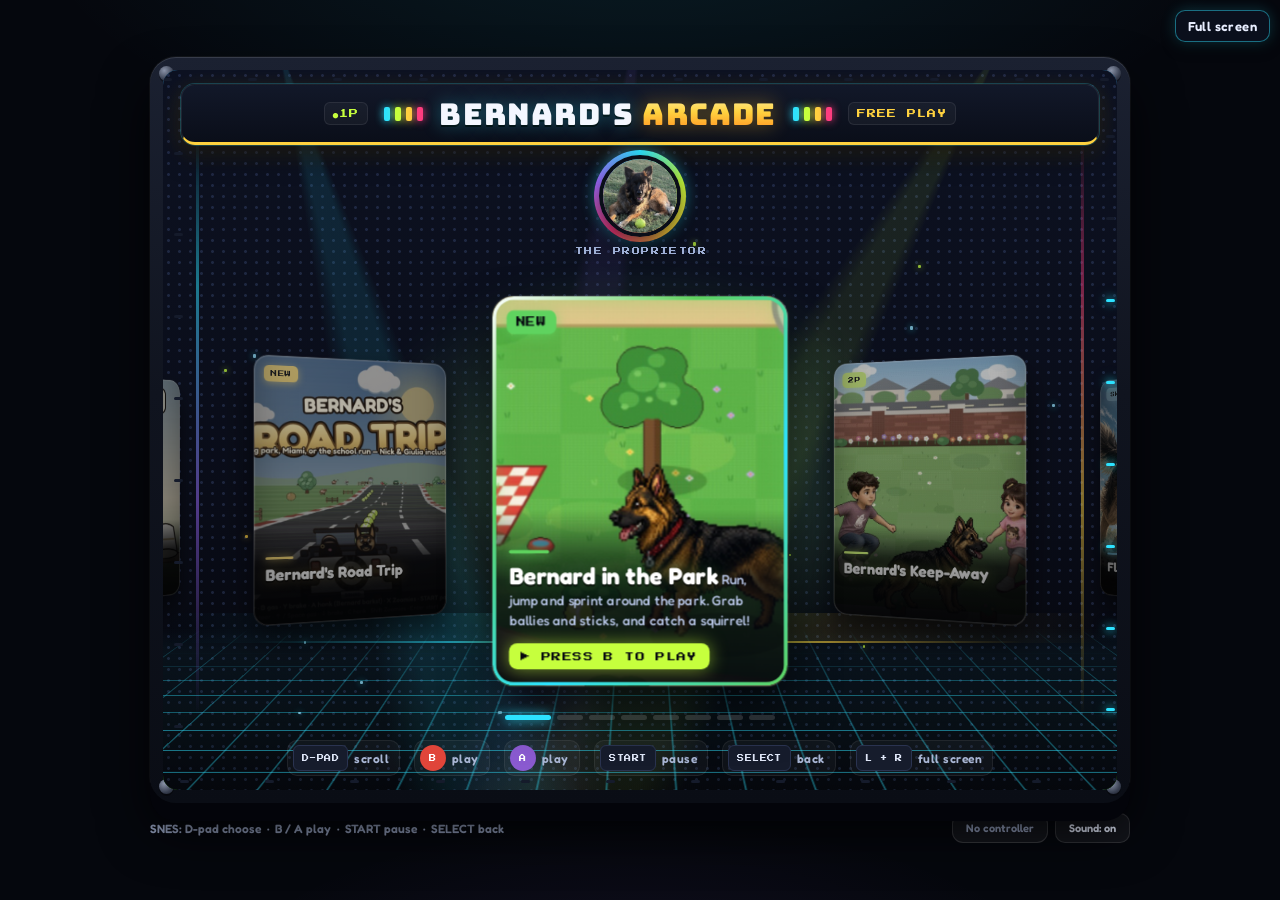
<file: index.html>
<!DOCTYPE html>
<html lang="en">
<head>
<meta charset="utf-8">
<meta name="viewport" content="width=device-width, initial-scale=1, maximum-scale=1, user-scalable=no, viewport-fit=cover">
<meta name="apple-mobile-web-app-capable" content="yes">
<meta name="mobile-web-app-capable" content="yes">
<meta name="apple-mobile-web-app-status-bar-style" content="black-translucent">
<title>Bernard's Arcade</title>
<link rel="preconnect" href="https://fonts.googleapis.com">
<link rel="preconnect" href="https://fonts.gstatic.com" crossorigin>
<link href="https://fonts.googleapis.com/css2?family=Fredoka:wght@400;500;600;700&display=swap" rel="stylesheet">
<link href="https://fonts.googleapis.com/css2?family=Bungee&family=Press+Start+2P&display=swap" rel="stylesheet">
<link rel="stylesheet" href="https://fonts.googleapis.com/css2?family=Fredoka:wght@500;600;700&display=swap">
<link rel="stylesheet" href="styles.css">
<style>
  /* Bernard's Road Trip — single committed look: dark dashboard frame around a bright pseudo-3D road */
  :root { --bg: #140f17; --frame: #2a2130; --gold: #f2c14e; --cream: #fff4d6; --ink: #2b1a10; color-scheme: dark; }
  html, body { height: 100%; }
  body { margin: 0; background: var(--bg); color: var(--cream); font-family: Fredoka, "Segoe UI", system-ui, sans-serif; overflow: hidden; }
  #brt-root { position: fixed; inset: 0; display: flex; align-items: center; justify-content: center; box-sizing: border-box;
    padding: calc(env(safe-area-inset-top, 0px) + 8px) 16px calc(env(safe-area-inset-bottom, 0px) + 8px); }
  #brt-stage { position: relative; aspect-ratio: 16 / 9; width: min(100%, calc((100dvh - 12px) * 16 / 9)); max-width: 100%; max-height: 100%;
    background: #000; border-radius: 14px; box-shadow: 0 0 0 6px var(--frame), 0 24px 60px rgba(0,0,0,.6); overflow: hidden; }
  #brt-canvas { display: block; width: 100% !important; height: 100% !important; max-width: 100% !important; max-height: 100% !important;
    position: relative !important; left: auto !important; top: auto !important; transform: none !important; aspect-ratio: auto !important; object-fit: fill; }
  #brt-touch { position: absolute; inset: 0; pointer-events: none; display: none; }
  #brt-touch.on { display: block; }
  .rb { position: absolute; pointer-events: auto; width: 64px; height: 64px; border-radius: 50%; border: 3px solid rgba(255,244,214,.7);
    background: rgba(43,26,16,.45); color: var(--cream); font: 700 14px Fredoka, system-ui, sans-serif; display: flex; align-items: center; justify-content: center;
    user-select: none; -webkit-user-select: none; touch-action: none; }
  .rb:active, .rb.held { background: rgba(242,193,78,.75); color: var(--ink); }
  #r-left { left: 18px; bottom: 22px; } #r-right { left: 96px; bottom: 22px; }
  #r-gas { right: 18px; bottom: 30px; width: 78px; height: 78px; } #r-brake { right: 108px; bottom: 18px; } #r-horn { right: 70px; bottom: 116px; } #r-boost { right: 150px; bottom: 96px; width: 56px; height: 56px; font-size: 12px; }
  .rb.rs { width: 44px; height: 44px; font-size: 13px; } #r-rprev { left: 30%; top: 12%; } #r-rnext { right: 30%; top: 12%; }
  #r-start { left: 50%; transform: translateX(-50%); bottom: 14px; width: 84px; height: 36px; border-radius: 18px; font-size: 13px; }
  /* Stay off the picker until this cabinet is opened. */
  #brt-root:not(.on){display:none !important}
  #brt-root.on{z-index:30;background:#140f17}
  /* Bernard's Keep-Away: same full-window stage as Road Trip */
  #ka-root { position: fixed; inset: 0; display: flex; align-items: center; justify-content: center; background: #0b0f1c; }
  #ka-root:not(.on){display:none !important}
  #ka-root.on{z-index:30}
  #ka-stage { position: relative; aspect-ratio: 16 / 9; max-width: 100%; max-height: 100%; border-radius: 14px; overflow: hidden; box-shadow: 0 0 0 6px #1b2131, 0 24px 60px rgba(0,0,0,.6); background:#000; }
  /* Bernard in the Park: same stage again */
  #bp-root { position: fixed; inset: 0; display: flex; align-items: center; justify-content: center; background: #0b0f1c; }
  #bp-root:not(.on){display:none !important}
  #bp-root.on{z-index:30}
  #bp-stage { position: relative; aspect-ratio: 16 / 9; max-width: 100%; max-height: 100%; border-radius: 14px; overflow: hidden; box-shadow: 0 0 0 6px #1b2131, 0 24px 60px rgba(0,0,0,.6); background:#000; }
  #bp-canvas { display: block; width: 100% !important; height: 100% !important; position: relative !important; left: auto !important; top: auto !important; transform: none !important; touch-action: none; }
  #ka-canvas { display: block; width: 100% !important; height: 100% !important; position: relative !important; left: auto !important; top: auto !important; transform: none !important; touch-action: none; }
</style>
</head>
<body>
<button type="button" id="fsBtn" class="fs-btn" aria-pressed="false">Full screen</button>
<div id="shell">
  <header>
    <div class="mark">
      <div class="eyebrow">Ballies with</div>
      <div class="word">BERNARD<span class="pip"></span></div>
    </div>
  </header>

  <div id="frame">
    <span class="stud" style="left:9px;top:9px"></span>
    <span class="stud" style="right:9px;top:9px"></span>
    <span class="stud" style="left:9px;bottom:9px"></span>
    <span class="stud" style="right:9px;bottom:9px"></span>
    <div id="stage">
      <div class="chase" id="chase" aria-hidden="true"></div>
      <canvas id="cv" width="900" height="680" aria-label="Bernard's Arcade"></canvas>

      <div class="overlay on" id="home">
        <div class="scrim">
          <div class="spill" id="homeSpill"></div>
          <div class="motes" id="homeMotes"></div>
        </div>
        <div class="panel">
          <div class="marquee">
            <span class="bulbs"><i></i><i></i><i></i><i class="bad"></i></span>
            <span class="t">BERNARD'S <span>ARCADE</span></span>
            <span class="bulbs"><i></i><i class="bad"></i><i></i><i></i></span>
          </div>
          <div class="lobby">
            <figure class="star">
              <img id="starPic" src="/art/bernard-portrait.jpg" alt="Bernard" width="112" height="112" data-which="flap">
              <figcaption id="starCap">The proprietor</figcaption>
            </figure>
            <div class="carousel" id="carousel">
              <div class="car-track" id="carTrack">
                <button class="pick cab" id="pickPark" type="button">
                  <span class="badge">NEW</span><span class="best" id="bestPark"></span>
                  <span class="ribbon" aria-hidden="true">NEW HIGH SCORE!</span>
                  <span class="thumb"></span>
                  <span class="cab-bezel"></span>
                  <span class="cap">
                    <span class="nm">Bernard in the Park</span>
                    <span class="sub">Run, jump and sprint around the park. Grab ballies and sticks, and catch a squirrel!</span>
                  </span>
                </button>
                <button class="pick cab" id="pickKeep" type="button">
                  <span class="badge">2P</span><span class="best" id="bestKeep"></span>
                  <span class="ribbon" aria-hidden="true">NEW HIGH SCORE!</span>
                  <span class="thumb"></span>
                  <span class="cab-bezel"></span>
                  <span class="cap">
                    <span class="nm">Bernard's Keep-Away</span>
                    <span class="sub">Nick and Giulia pass it back and forth. Don't let Bernard get the ball!</span>
                  </span>
                </button>
                <button class="pick cab" id="pickFlap" type="button">
                  <span class="badge">SKY</span><span class="best" id="bestFlap"></span>
                  <span class="ribbon" aria-hidden="true">NEW HIGH SCORE!</span>
                  <span class="thumb"></span>
                  <span class="cab-bezel"></span>
                  <span class="cap">
                    <span class="nm">Flappy Bernard</span>
                    <span class="sub">He found the sky. Flap through the gaps.</span>
                  </span>
                </button>
                <button class="pick cab" id="pickHop" type="button">
                  <span class="badge">HOP</span><span class="best" id="bestHop"></span>
                  <span class="ribbon" aria-hidden="true">NEW HIGH SCORE!</span>
                  <span class="thumb"></span>
                  <span class="cab-bezel"></span>
                  <span class="cap">
                    <span class="nm">Lane Hoppers with Bernard</span>
                    <span class="sub">Nick or Giulia hop the lanes. Bernard ferries the creeks.</span>
                  </span>
                </button>
                <button class="pick cab" id="pickAir" type="button">
                  <span class="badge">AIR</span><span class="best" id="bestAir"></span>
                  <span class="ribbon" aria-hidden="true">NEW HIGH SCORE!</span>
                  <span class="thumb"></span>
                  <span class="cab-bezel"></span>
                  <span class="cap">
                    <span class="nm">Flying with Bernard</span>
                    <span class="sub">Goggles on. Rescue Nick and Giulia from the mothership.</span>
                  </span>
                </button>
                <button class="pick cab" id="pickMemo" type="button">
                  <span class="badge">PAD</span><span class="best" id="bestMemo"></span>
                  <span class="ribbon" aria-hidden="true">NEW HIGH SCORE!</span>
                  <span class="thumb"></span>
                  <span class="cab-bezel"></span>
                  <span class="cap">
                    <span class="nm">Bernard Says</span>
                    <span class="sub">He lights the pad. Repeat it back. The yard gets louder every round.</span>
                  </span>
                </button>
                <button class="pick cab" id="pickCups" type="button">
                  <span class="badge">NEW</span><span class="best" id="bestCups"></span>
                  <span class="ribbon" aria-hidden="true">NEW HIGH SCORE!</span>
                  <span class="thumb"></span>
                  <span class="cab-bezel"></span>
                  <span class="cap">
                    <span class="nm">Bernard Hides the Ball</span>
                    <span class="sub">Bernard hides the balls. Find the one he names.</span>
                  </span>
                </button>
                <button class="pick cab" id="pickBrt" type="button">
                  <span class="badge">NEW</span><span class="best" id="bestBrt"></span>
                  <span class="ribbon" aria-hidden="true">NEW HIGH SCORE!</span>
                  <span class="thumb"></span>
                  <span class="cab-bezel"></span>
                  <span class="cap">
                    <span class="nm">Bernard's Road Trip</span>
                    <span class="sub">Tita drives. Bernard rides. Dog park, Miami, or the school run.</span>
                  </span>
                </button>
              </div>
            </div>
            <div class="car-dots" id="carDots" role="tablist" aria-label="Games"></div>
          </div>
          <div class="parked-wrap" hidden>
            <button class="pick parked" id="pickTita" tabindex="-1" aria-hidden="true"><span class="best" id="bestTita"></span><span class="thumb"></span></button>
            <button class="pick parked" id="pickBallies" tabindex="-1" aria-hidden="true"><span class="best" id="bestBallies"></span><span class="thumb"></span></button>
            <button class="pick parked" id="pickPaddle" tabindex="-1" aria-hidden="true"><span class="best" id="bestPaddle"></span><span class="thumb"></span></button>
          </div>
          <div class="snesbar" aria-label="SNES controller">
            <span><span class="k dpad">D-PAD</span> scroll</span>
            <span><span class="k b">B</span> play</span>
            <span><span class="k a">A</span> play</span>
            <span><span class="k start">START</span> pause</span>
            <span><span class="k sel">SELECT</span> back</span>
            <span><span class="k lr">L + R</span> full screen</span>
          </div>
          <div class="phonebar">Swipe the cabinets · tap the center one to play</div>
        </div>
      </div>

      <div class="overlay" id="hopmenu">
        <div class="shot" role="img" aria-label="Nick, Giulia and Bernard hopping the park lanes"></div>
        <div class="scrim"></div>
        <div class="hop-hero" aria-hidden="true">
          <img id="hopHeroDog" src="/art/spr-hop-bernard.png" alt="">
          <img id="hopHero" src="/art/spr-hop-giulia.png" alt="Giulia" data-who="giulia">
        </div>
        <button class="backBtn" id="hopBack">&larr; Games</button>
        <div class="panel">
          <div class="menubar">
            <div class="kicker">Bernard never races you</div>
            <div class="tagline">Hop the streets, yards and creeks. Cars and sprinklers send you back with a boop. When Bernard glows, press A or B and he ferries you across the water.</div>
            <div class="chooser">
              <button class="who chosen" id="hopGiulia"><img class="who-pic" src="/art/spr-hop-giulia.png" alt="">Giulia</button>
              <button class="who" id="hopNic"><img class="who-pic" src="/art/spr-hop-nic.png" alt="">Nick</button>
            </div>
            <button class="play" id="hopStartBtn">Hop along</button>
            <div class="hint">D-pad hops &middot; A / B rides Bernard &middot; bones and balls are extra points</div>
          </div>
        </div>
      </div>

      <div class="overlay" id="memomenu">
        <div class="shot" role="img" aria-label="Bernard beside a big SNES controller"></div>
        <div class="scrim"></div>
        <button class="backBtn" id="memoBack">&larr; Games</button>
        <div class="panel">
          <div class="menubar">
            <div class="kicker">Simon, but the dog is in charge</div>
            <div class="tagline">Bernard lights up buttons on the SNES pad. Press the same ones back. Each round adds one more. Every fifth round the pad shakes, and beating your best sets the stage off.</div>
            <button class="play" id="memoStartBtn">Play</button>
            <div class="hint">D-pad and A, B, X, Y on the pad &middot; arrows and the A, B, X, Y keys on a keyboard &middot; or tap the buttons on the screen. One wrong press and the round is over.</div>
          </div>
        </div>
      </div>

      <div class="overlay" id="cupsmenu">
        <div class="shot" role="img" aria-label="Bernard hiding colored balls under cups"></div>
        <div class="scrim"></div>
        <button class="backBtn" id="cupsBack">&larr; Games</button>
        <div class="panel">
          <div class="menubar">
            <div class="kicker">Watch the cups</div>
            <div class="tagline">Bernard drops his red, green and gold balls into the cups, then shuffles them. He names one ball. Pick the cup it hid in. The shuffles get faster every round.</div>
            <button class="play" id="cupsStartBtn">Find it!</button>
            <div class="hint">Left and right choose a cup &middot; A, B or a tap lifts it &middot; three misses and he keeps the ball</div>
          </div>
        </div>
      </div>

      <div class="overlay" id="catchmenu">
        <div class="shot" role="img" aria-label="Bernard leaping for a gold ball"></div>
        <div class="scrim"></div>
        <button class="backBtn" id="catchBack">&larr; Games</button>
        <div class="panel">
          <div class="menubar">
            <div class="kicker">Three lives. Don't eat the mud.</div>
            <div class="tagline">Red, green and gold balls fall out of the sky. Run Bernard under them and jump for the high ones. Sprinklers knock the balls sideways. Bees sting. Mud breaks the streak.</div>
            <button class="play" id="catchStartBtn">Catch!</button>
            <div class="hint">D-pad runs &middot; A, B or Up jumps &middot; on a phone, drag him and tap the sky</div>
          </div>
        </div>
      </div>

      <div class="overlay" id="airmenu">
        <div class="shot" role="img" aria-label="Bernard in goggles flying a plane"></div>
        <div class="scrim"></div>
        <button class="backBtn" id="airBack">&larr; Games</button>
        <div class="panel">
          <div class="menubar">
            <div class="kicker">Aliens took Nick and Giulia</div>
            <div class="tagline">Pick your plane, then press Rescue, A, or Start. Shoot UFOs, dodge their plasma, grab a missile. Storms still flash. Break the mothership shield and save his cousins.</div>
            <div class="chooser">
              <button class="who chosen" id="airBiplane">Biplane</button>
              <button class="who" id="airJet">Firefighter Jet</button>
            </div>
            <button class="play" id="airStartBtn">Rescue them</button>
            <div class="hint">D-pad chooses the plane &middot; A / B / Start takes off &middot; special weapons last until you get hit</div>
          </div>
        </div>
      </div>

      <div class="overlay" id="airstory">
        <div class="storyshot" id="storyShot"></div>
        <div class="scrim storyscrim"></div>
        <div class="panel storypanel">
          <div class="storycap">
            <div class="storydots" id="storyDots"></div>
            <div class="kicker" id="storyKicker">The rescue</div>
            <p id="storyLine"></p>
            <button class="play" id="storyNext">Next</button>
          </div>
        </div>
      </div>

      <div class="overlay" id="pause">
        <div class="scrim"></div>
        <div class="panel">
          <div class="pausecard">
            <h2>Paused</h2>
            <button class="who chosen" id="pauseResume">Resume</button>
            <button class="who" id="pauseSound">Sound: on</button>
            <button class="who" id="pauseQuit">Quit to Arcade</button>
            <div class="pausehint">START resumes &middot; SELECT quits to the arcade</div>
          </div>
        </div>
      </div>
      <button id="pauseBtn" aria-label="Pause">&#10074;&#10074;</button>
      <div id="hudpad" aria-hidden="true">
        <div class="stick" id="stick" role="application" aria-label="Move">
          <span class="knob" id="knob"></span>
        </div>
        <div class="btns">
          <button type="button" id="hudFire">FIRE</button>
        </div>
      </div>

      <div class="overlay" id="paddlemenu">
        <div class="shot" role="img" aria-label="Paddleboarding out on the water with Bernard"></div>
        <div class="scrim"></div>
        <button class="backBtn" id="padBack">&larr; Games</button>
        <div class="panel">
          <div class="menubar">
            <div class="kicker">He is a terrible passenger</div>
            <div class="tagline">Paddle out to the boat and collect balls for Bernard along the way. Hit a shark, the kelp or a jellyfish and he goes in the drink &mdash; you'll have to drift back and get him.</div>
            <div class="chooser">
              <button class="who chosen" id="padGiulia">Giulia</button>
              <button class="who" id="padNic">Nick</button>
            </div>
            <button class="play" id="padStartBtn">Play</button>
            <div class="hint">Press to paddle &middot; up/down to steer &middot; hold left to drift back for Bernard.</div>
          </div>
        </div>
      </div>

      <div class="overlay" id="flapmenu">
        <div class="shot" role="img" aria-label="Bernard flying over the brick fence"></div>
        <div class="scrim"></div>
        <button class="backBtn" id="flapBack">&larr; Games</button>
        <div class="panel">
          <div class="menubar">
            <div class="kicker">Nobody told him he can't</div>
            <div class="tagline">Tap to flap. Thread the gaps in the brick and grab the balls floating in them. No finish line &mdash; just beat your own best.</div>
            <button class="play" id="flapStartBtn">Play</button>
            <div class="hint">One button, that's it. Gates are worth 10, balls are worth 25 &mdash; and the gaps keep tightening.</div>
          </div>
        </div>
      </div>

      <div class="overlay" id="titamenu">
        <div class="shot" role="img" aria-label="The living room, with Tita coming off the stairs"></div>
        <div class="scrim"></div>
        <button class="backBtn" id="titaBack">&larr; Games</button>
        <div class="panel">
          <div class="menubar">
            <div class="kicker">She hears everything</div>
            <div class="tagline">Grab the toys before Bernard does and stash them in the bin. Bank <b id="titaGoal">500</b> to save the toy box.</div>
            <button class="play" id="titaStartBtn">Play</button>
            <div class="hint">Don't let him chew your Crocs &mdash; three and it's over. And <span class="warn">stay off the stairs</span> or Tita comes down.</div>
          </div>
        </div>
      </div>

      <div class="overlay" id="menu">
        <div class="shot" role="img" aria-label="Bernard lying in the grass beside his green ball"></div>
        <div class="scrim"></div>
        <button class="backBtn" id="menuBack">&larr; Games</button>
        <div class="panel">
          <div class="menubar">
            <div class="kicker">He has never once given it back</div>
            <div class="tagline">Scoop up his balls, get clear, throw them back to Giulia. Bank <b id="goalNum">600</b> to beat him.</div>
            <button class="play" id="startBtn">Play</button>
            <div class="hint">D-pad runs &middot; hold A or B to wind up, let go in the green to throw &middot; <span class="warn">watch out for Laura</span> by the house.</div>
            <div class="strategy" aria-label="Strategy">
              <div class="strategy-h">Strategy</div>
              <ul>
                <li><b>Fill your arms.</b> Three balls thrown together pay +40, and a PERFECT release doubles every ball.</li>
                <li><b>Chase gold.</b> A gold ball is 75, a green 30, a red only 10. Sprint for the glowing one.</li>
                <li><b>Get clear first.</b> He steals from your arms up close. Wait for the ring to turn green, then wind up.</li>
                <li><b>Throw from far out.</b> Bank from beyond the fire pit for a long-ball bonus on every ball.</li>
                <li><b>Grab the bone.</b> He drops everything to chew it &mdash; that's your free volley.</li>
                <li><b>Save one for last call.</b> The final 15 seconds bank double.</li>
              </ul>
            </div>
          </div>
        </div>
      </div>

      <div class="overlay" id="gameover">
        <div class="shot" id="overShot" role="img" aria-label="End of round"></div>
        <div class="scrim"></div>
        <div class="panel">
          <div class="card">
            <h2 id="overTitle">Time!</h2>
            <p id="finalLine"></p>
            <button class="play" id="againBtn">Play again</button>
            <div><button class="homeBtn" id="overHome">&larr; Back to games</button></div>
          </div>
        </div>
      </div>
    </div>
  </div>

          
  <footer>
    <span class="snesfoot">SNES: D-pad choose &nbsp;&middot;&nbsp; B / A play &nbsp;&middot;&nbsp; START pause &nbsp;&middot;&nbsp; SELECT back</span>
    <span class="btns">
      <span id="padChip">No controller</span>
      <button class="icon-btn" id="soundBtn" aria-pressed="true">Sound: on</button>
    </span>
  </footer>
</div>

<div id="bp-root">
  <div id="bp-stage">
    <canvas id="bp-canvas" width="960" height="540" aria-label="Bernard in the Park game"></canvas>
  </div>
</div>

<div id="ka-root">
  <div id="ka-stage">
    <canvas id="ka-canvas" width="960" height="540" aria-label="Bernard's Keep-Away game"></canvas>
  </div>
</div>

<div id="brt-root">
  <div id="brt-stage">
    <canvas id="brt-canvas" width="960" height="540" aria-label="Bernard's Road Trip game"></canvas>
    <div id="brt-touch">
      <div class="rb" id="r-left" data-k="left">◀</div>
      <div class="rb" id="r-right" data-k="right">▶</div>
      <div class="rb" id="r-gas" data-k="gas">GAS</div>
      <div class="rb" id="r-brake" data-k="brake">BRAKE</div>
      <div class="rb" id="r-horn" data-k="horn">HONK</div>
      <div class="rb" id="r-boost" data-k="boost">ZOOM</div>
      <div class="rb" id="r-start" data-k="start">START</div>
      <div class="rb rs" id="r-rprev" data-k="radioPrev" aria-label="Previous radio station">♪◀</div>
      <div class="rb rs" id="r-rnext" data-k="radioNext" aria-label="Next radio station">▶♪</div>
    </div>
  </div>
</div>

<script>window.BRT_NO_AUTOSTART=true;</script>
<script src="arcade.js"></script>
<script src="keepaway.js"></script>
<script src="park.js"></script>
<script>
/* =====================================================================
   BERNARD'S ROAD TRIP — an OutRun-style pseudo-3D driving game
   ---------------------------------------------------------------------
   Tita drives the white Jeep, Bernard rides shotgun. Three stages from
   Little Elm to the Dallas dog park before the sun goes down.
   Everything is drawn with Canvas 2D (no image files); sounds via Web Audio.

   QUICK EDIT GUIDE
     • Track layout ......... buildTrack()  (search "TRACK SCRIPT")
     • Speeds / timing ...... TUNE object
     • Fork feel ............ MERGE_LEN (how long the chosen branch takes to ease back to centre)
     • Car flips ............ crash handling in updatePlaying(), drawCar() for the wreck look
     • Lake Lewisville ...... buildLake() lays the water, decorateLake() places buoys/ramps/skis, drawBoat() is the boat
     • Controller mapping ... DEFAULT_PAD (SNES buttons)
     • Arcade hookup ........ window.BRT = { start, stop, onQuit }
   ===================================================================== */
(() => {
'use strict';
const W = 960, H = 540;
const RS = Math.max(1, Math.min(2, window.devicePixelRatio || 1));
const TAU = Math.PI * 2;
const clamp = (v, a, b) => v < a ? a : v > b ? b : v;
const lerp = (a, b, t) => a + (b - a) * t;
const rnd = (a, b) => a + Math.random() * (b - a);
const pick = arr => arr[Math.floor(Math.random() * arr.length)];
const hash = (x, y) => { let h = (x * 374761393 + y * 668265263) | 0; h = ((h ^ (h >>> 13)) * 1274126177) | 0; return ((h ^ (h >>> 16)) >>> 0) / 4294967296; };

const TUNE = {
  segLen: 200, rumble: 3, lanes: 3, roadW: 2000, camH: 1150, drawDist: 280, fov: 100, fog: 2.4,
  maxSpeed: 9000,      // road units per second at full throttle
  boostMul: 1.35,      // Zoomies speed multiplier
  startTime: 115, checkpointTime: 90,
  trafficSpeed: [0.28, 0.6]  // NPC car speed as a fraction of maxSpeed
};
const camDepth = 1 / Math.tan((TUNE.fov / 2) * Math.PI / 180);
const playerZ = TUNE.camH * camDepth;

const C = {
  tan: '#C98A3E', tanD: '#A66A22', tanL: '#E8B466', black: '#262222', white: '#F8F3E8', out: '#2B1A0F', pink: '#E39B9B', nose: '#17110F', eye: '#1C120D', tongue: '#E96A7A',
  gold: '#F6C650', goldD: '#D2951E', goldL: '#FFE89A', cream: '#FFF4D6', ink: '#2B1A10',
  ballG: '#C6FF1A', ballR: '#FF3B3B'
};
// Per-stage palettes. Texas: [country, lake, city-sunset]
const TX_STAGES = [
  { name: 'LITTLE ELM BACKROADS', skyTop: '#3F86D8', skyMid: '#7FB7EC', skyHor: '#CBE8FF', grassL: '#7CC255', grassD: '#6DB548', rumbleL: '#F4F4F4', rumbleD: '#D9453B', roadL: '#50505A', roadD: '#484852', lane: '#F4F4F4', fog: '#CBE8FF' },
  { name: 'LAKE LEWISVILLE BRIDGE', skyTop: '#3F8FE0', skyMid: '#8CC6F2', skyHor: '#E3F4FF', grassL: '#3F94DE', grassD: '#388AD4', rumbleL: '#D7D7D7', rumbleD: '#9A9AA0', roadL: '#52525C', roadD: '#4A4A54', lane: '#F4F4F4', fog: '#D6ECFF' },
  { name: 'DALLAS AT SUNSET', skyTop: '#2E2460', skyMid: '#C9486F', skyHor: '#FFB44A', grassL: '#50505A', grassD: '#484852', rumbleL: '#F2C94C', rumbleD: '#2B2B30', roadL: '#3E3E48', roadD: '#373741', lane: '#F2E9B0', fog: '#F3A86A' }
];
// Miami: [beach road, causeway, downtown at night]
const MIA_STAGES = [
  { name: 'OCEAN DRIVE', skyTop: '#1C7FE0', skyMid: '#6CC7F5', skyHor: '#EAF8FF', grassL: '#F0DDAA', grassD: '#E6D29B', rumbleL: '#F8F8F8', rumbleD: '#FF7FB1', roadL: '#56565F', roadD: '#4E4E57', lane: '#F8F8F8', fog: '#EAF8FF' },
  { name: 'MACARTHUR CAUSEWAY', skyTop: '#2A8FE6', skyMid: '#86CDF4', skyHor: '#E6F7FF', grassL: '#33B9CF', grassD: '#2CAEC4', rumbleL: '#DADADA', rumbleD: '#9A9AA0', roadL: '#52525C', roadD: '#4A4A54', lane: '#F4F4F4', fog: '#D9F3FA' },
  { name: 'DOWNTOWN MIAMI NIGHTS', skyTop: '#0B1033', skyMid: '#4B2A7E', skyHor: '#FF6AA8', grassL: '#2E2E3C', grassD: '#292936', rumbleL: '#FF5FD2', rumbleD: '#2B2B30', roadL: '#3A3A46', roadD: '#33333F', lane: '#FFE6F7', fog: '#C24C92' }
];
// Story mode: the School Run around Little Elm
const STORY_STAGES = [
  { name: 'TO OAK POINT ELEMENTARY', skyTop: '#3F86D8', skyMid: '#7FB7EC', skyHor: '#CBE8FF', grassL: '#7CC255', grassD: '#6DB548', rumbleL: '#E6E1D6', rumbleD: '#C9C4B8', roadL: '#8E8E94', roadD: '#86868C', lane: '#F8F8F8', fog: '#CBE8FF' },
  { name: 'TO TINMAN SOCIAL', skyTop: '#4A8FD8', skyMid: '#9CC8EE', skyHor: '#F3E6C8', grassL: '#86C45C', grassD: '#76B64E', rumbleL: '#E6E1D6', rumbleD: '#C9C4B8', roadL: '#8A8A90', roadD: '#828288', lane: '#F8F8F8', fog: '#EFE3C8' },
  { name: 'HOME', skyTop: '#2E2460', skyMid: '#C9486F', skyHor: '#FFB44A', grassL: '#4F8A42', grassD: '#487F3C', rumbleL: '#D9CFB8', rumbleD: '#8E877A', roadL: '#6E6A6A', roadD: '#656161', lane: '#F2E9B0', fog: '#F3A86A' }
];
const ROUTES = [
  { id: 0, name: 'Little Elm, Texas', stages: TX_STAGES, shop: 'Black Sheep Coffee', shopStyle: 'sheep', park: 'oak', welcome: ['WELCOME TO', 'LITTLE ELM'], blurb: 'Longhorns, windmills, the lake bridge, Dallas at sunset' },
  { id: 1, name: 'Miami, Florida', stages: MIA_STAGES, shop: 'CAO Coffee', shopStyle: 'cao', park: 'palm', welcome: ['BIENVENIDOS A', 'MIAMI'], blurb: 'Ocean Drive, the causeway, downtown neon at night' },
  { id: 2, name: 'Story: The School Run', stages: STORY_STAGES, shop: 'Black Sheep Coffee', shopStyle: 'sheep', park: 'oak', welcome: ['WELCOME TO', 'LITTLE ELM'], blurb: 'Pick up Nick & Giulia, Slush Rush at Tinman Social, maybe a boat ride on the lake', story: true, time: 195, cpTime: 165 }
];
let route = ROUTES[0], STAGES = route.stages;
try { const r = +localStorage.getItem('brt_route'); if (r === 1 || r === 2) { route = ROUTES[r]; STAGES = route.stages; } } catch (e) { }

// ---------- Canvas ----------
const canvas = document.getElementById('brt-canvas');
canvas.width = W * RS; canvas.height = H * RS;
const ctx = canvas.getContext('2d');
ctx.setTransform(RS, 0, 0, RS, 0, 0);
function fitStage() {
  const stage = document.getElementById('brt-stage');
  if (!stage) return;
  const vw = document.documentElement.clientWidth || window.innerWidth;
  const vh = document.documentElement.clientHeight || window.innerHeight;
  const maxW = Math.max(280, vw - 8), maxH = Math.max(160, vh - 8);
  let w = maxW, h = w * 9 / 16;
  if (h > maxH) { h = maxH; w = h * 16 / 9; }
  stage.style.width = Math.floor(w) + 'px';
  stage.style.height = Math.floor(h) + 'px';
}
fitStage();
window.addEventListener('resize', fitStage);

// ---------- Drawing helpers ----------
function rr(g, x, y, w, h, r) { r = Math.min(r, w / 2, h / 2); g.beginPath(); g.moveTo(x + r, y); g.arcTo(x + w, y, x + w, y + h, r); g.arcTo(x + w, y + h, x, y + h, r); g.arcTo(x, y + h, x, y, r); g.arcTo(x, y, x + w, y, r); g.closePath(); }
function ell(g, x, y, rx, ry, rot = 0) { g.beginPath(); g.ellipse(x, y, rx, ry, rot, 0, TAU); }
function fs(g, fill, stroke, lw = 2) { if (fill) { g.fillStyle = fill; g.fill(); } if (stroke) { g.strokeStyle = stroke; g.lineWidth = lw; g.stroke(); } }
function font(size, weight = 700) { return `${weight} ${size}px Fredoka, "Segoe UI", system-ui, sans-serif`; }
function textO(g, str, x, y, size, fill, stroke, align = 'center', lw = Math.max(3, size / 7), weight = 700) {
  g.font = font(size, weight); g.textAlign = align; g.textBaseline = 'middle'; g.lineJoin = 'round';
  if (stroke) { g.strokeStyle = stroke; g.lineWidth = lw; g.strokeText(str, x, y); }
  g.fillStyle = fill; g.fillText(str, x, y);
}
function poly(g, x1, y1, x2, y2, x3, y3, x4, y4, color) { g.fillStyle = color; g.beginPath(); g.moveTo(x1, y1); g.lineTo(x2, y2); g.lineTo(x3, y3); g.lineTo(x4, y4); g.closePath(); g.fill(); }
function toRGB(c) { if (c[0] === '#') { const p = parseInt(c.slice(1), 16); return [p >> 16, (p >> 8) & 255, p & 255]; } return c.match(/\d+/g).slice(0, 3).map(Number); }
function mixCol(a, b, t) { const pa = toRGB(a), pb = toRGB(b); return `rgb(${Math.round(lerp(pa[0], pb[0], t))},${Math.round(lerp(pa[1], pb[1], t))},${Math.round(lerp(pa[2], pb[2], t))})`; }
function mixHex(a, b, t) { const pa = parseInt(a.slice(1), 16), pb = parseInt(b.slice(1), 16); const r = Math.round(lerp(pa >> 16, pb >> 16, t)), g = Math.round(lerp((pa >> 8) & 255, (pb >> 8) & 255, t)), bl = Math.round(lerp(pa & 255, pb & 255, t)); return `rgb(${r},${g},${bl})`; }

// ---------- Sprite cache (world-sized sprites) ----------
const cache = new Map();
function sprite(key, w, h, ww, draw) { // w,h = design px; ww = world width (road is 2000 wide)
  let s = cache.get(key);
  if (!s) {
    const c = document.createElement('canvas'); c.width = Math.ceil(w * RS); c.height = Math.ceil(h * RS);
    const g = c.getContext('2d'); g.scale(RS, RS); g.lineJoin = 'round'; g.lineCap = 'round';
    draw(g); s = { c, w, h, ww }; cache.set(key, s);
  }
  return s;
}
function drawCar(car, scale, sx, sy, clipY) {
  if (!car.wreck) { drawSprite(car.s, scale, sx, sy, -0.5, -1, clipY); return; }
  const s = car.s, destW = s.ww * scale * (W / 2), destH = destW * s.h / s.w; if (destW < 0.5) return;
  const w = car.wreck, T = 0.8, p = clamp(w.t / T, 0, 1), e = 1 - (1 - p) * (1 - p);
  const hop = Math.sin(p * Math.PI) * destH * 1.1, ang = w.dir * (Math.PI * e + 0.18 * p); // roll over sideways, land on the roof, slightly tilted
  ctx.save();
  if (clipY && clipY < H) { ctx.beginPath(); ctx.rect(0, 0, W, clipY); ctx.clip(); }
  ell(ctx, sx, sy - destH * 0.04, destW * 0.45, destH * 0.08); fs(ctx, `rgba(0,0,0,${0.28 * (1 - hop / (destH * 1.1) * 0.7)})`, null); // ground shadow
  ctx.translate(sx, sy - destH / 2 - hop); ctx.rotate(ang);
  ctx.drawImage(s.c, -destW / 2, -destH / 2, destW, destH);
  // damage: dents, scrapes and a cracked windshield (boats just get wet)
  const u = destW / 160; if (w.water) { ctx.restore(); if (p < 1 && frame % 2 === 0) particles.push({ x: sx + rnd(-destW * 0.4, destW * 0.4), y: sy, vx: rnd(-1, 1), vy: -rnd(0.5, 2), life: 20, max: 20, r: clamp(destW * 0.04, 1, 8), color: 'rgba(240,250,255,.8)', type: 'drop' }); return; } ctx.lineCap = 'round';
  for (const [dx, dy, r] of [[-0.3, -0.05, 0.11], [0.22, 0.12, 0.09], [0.05, -0.3, 0.07]]) { ell(ctx, dx * destW, dy * destH, r * destW, r * destW * 0.7); fs(ctx, 'rgba(45,42,48,.5)', null); }
  ctx.strokeStyle = 'rgba(30,28,32,.6)'; ctx.lineWidth = Math.max(1, 2 * u);
  for (const [x1, y1, x2, y2] of [[-0.42, 0.1, -0.2, 0.25], [0.1, -0.2, 0.3, -0.05], [-0.1, 0.3, 0.15, 0.32]]) { ctx.beginPath(); ctx.moveTo(x1 * destW, y1 * destH); ctx.lineTo(x2 * destW, y2 * destH); ctx.stroke(); }
  ctx.strokeStyle = 'rgba(255,255,255,.75)'; ctx.lineWidth = Math.max(1, 1.5 * u); ctx.beginPath(); for (let i = 0; i < 5; i++) { const a = -0.3 + i * 0.5; ctx.moveTo(0, -destH * 0.18); ctx.lineTo(Math.cos(a) * destW * 0.18, -destH * 0.18 + Math.sin(a) * destH * 0.2); } ctx.stroke();
  ctx.restore();
  if (p >= 1 && (frame - w.puff) > 5) { w.puff = frame; const r = clamp(destW * 0.05, 1.5, 14); particles.push({ x: sx + rnd(-destW * 0.2, destW * 0.2), y: sy - destH * 0.9, vx: rnd(-0.3, 0.3), vy: -0.6 - r * 0.08, life: 36, max: 36, r, color: 'rgba(95,92,100,.5)', type: 'dust' }); }
}
// draw a world sprite projected to screen; offX/offY anchor (−1..0), clipY hides below-horizon part behind nearer hills
function drawSprite(s, scale, destX, destY, offX, offY, clipY) {
  const destW = s.ww * scale * (W / 2), destH = destW * s.h / s.w;
  destX += destW * offX; destY += destH * offY;
  const clipH = clipY && destH < H * 0.42 ? Math.max(0, destY + destH - clipY) : 0;
  if (clipH < destH && destW > 0.5) ctx.drawImage(s.c, 0, 0, s.c.width, s.c.height * (1 - clipH / destH), destX, destY, destW, destH - clipH);
}

/* =====================================================================
   BERNARD + TITA IN THE JEEP (rear view) — the player sprite
   ===================================================================== */
function bernardHead(g, x, y, s, earFlap, tongue, dizzy) {
  g.save(); g.translate(x, y); g.scale(s, s);
  // ears (flap value −1..1 swings the tips)
  const ear = (bx, tipX, tipY, flip) => {
    g.beginPath(); g.moveTo(bx - 7, 2); g.quadraticCurveTo(bx - 8 + tipX * 0.3, -14, tipX, tipY); g.quadraticCurveTo(bx + 8 + tipX * 0.3, -12, bx + 7, 2); g.closePath(); fs(g, C.black, C.out, 2.2);
    g.beginPath(); g.moveTo(bx - 3.5, 1); g.quadraticCurveTo(bx - 4 + tipX * 0.3, -10, lerp(bx, tipX, 0.75), lerp(0, tipY, 0.75)); g.quadraticCurveTo(bx + 4 + tipX * 0.3, -9, bx + 3.5, 1); g.closePath(); fs(g, C.tan, null);
    g.beginPath(); g.moveTo(bx - 2.5, 1); g.lineTo(bx + 2.5, 1); g.lineTo(bx, -4); g.closePath(); fs(g, C.pink, null);
  };
  ear(-11, -16 - earFlap * 9, -30 + Math.abs(earFlap) * 6, 0);
  ear(11, 16 + earFlap * 9, -31 + Math.abs(earFlap) * 6, 1);
  // head
  ell(g, 0, 8, 19, 18); fs(g, C.tan, C.out, 2.4);
  g.beginPath(); g.moveTo(-17, 2); g.bezierCurveTo(-12, -12, 12, -12, 17, 2); g.bezierCurveTo(10, -1, -10, -1, -17, 2); g.closePath(); fs(g, '#4A3426', null);
  g.beginPath(); g.moveTo(-12, -1); g.bezierCurveTo(-8, -9, 8, -9, 12, -1); g.bezierCurveTo(8, -3, -8, -3, -12, -1); g.closePath(); fs(g, C.black, null);
  // muzzle (black mask), chin
  ell(g, 0, 15, 11, 9); fs(g, C.black, C.out, 2);
  ell(g, 0, 20, 7, 3.5); fs(g, C.tanL, null);
  ell(g, 0, 10, 4.2, 3.2); fs(g, C.nose, null); ell(g, -1.3, 9, 1.3, 0.8); fs(g, 'rgba(255,255,255,.55)', null);
  // cheeks + eyebrow dots
  ell(g, -11, 9, 5, 4); fs(g, C.tanL, null); ell(g, 11, 9, 5, 4); fs(g, C.tanL, null);
  ell(g, -7, -2.5, 2.2, 1.6); fs(g, C.tan, null); ell(g, 7, -2.5, 2.2, 1.6); fs(g, C.tan, null);
  // eyes
  if (dizzy) { g.strokeStyle = C.eye; g.lineWidth = 2; for (const ex of [-7, 7]) { g.beginPath(); g.moveTo(ex - 3, 1); g.lineTo(ex + 3, 7); g.moveTo(ex + 3, 1); g.lineTo(ex - 3, 7); g.stroke(); } }
  else for (const ex of [-7, 7]) { ell(g, ex, 4, 4, 4.3); fs(g, '#fff', C.out, 1.3); ell(g, ex + 0.5, 4.5, 2.9, 3.1); fs(g, '#6B3F1A', null); ell(g, ex + 0.7, 4.7, 1.9, 2.1); fs(g, C.eye, null); ell(g, ex - 0.8, 3, 1.1, 1.1); fs(g, '#fff', null); }
  // mouth / tongue
  if (tongue) { g.beginPath(); g.moveTo(-5, 19); g.quadraticCurveTo(0, 25, 5, 19); g.closePath(); fs(g, '#7A1F2B', null); ell(g, 0, 24, 3.6, 5); fs(g, C.tongue, C.out, 1.2); g.beginPath(); g.moveTo(0, 21); g.lineTo(0, 27); g.strokeStyle = 'rgba(0,0,0,.2)'; g.lineWidth = 1; g.stroke(); }
  else { g.beginPath(); g.moveTo(-5, 18.5); g.quadraticCurveTo(0, 22, 5, 18.5); g.strokeStyle = C.out; g.lineWidth = 1.6; g.stroke(); }
  g.restore();
}
function drawJeep(g, steer, earFrame, braking, boost, dizzy, hair, kids, empty) {
  // design box 220 x 190, origin top-left. steer: -1 left, 0, 1 right. kids: Nick + Giulia in the back seat
  const sh = steer * 0.07, lean = steer * 4, flap = [-1, 0, 1][earFrame];
  g.save(); g.translate(110, 190); g.transform(1, 0, sh, 1, 0, 0); g.translate(-110, -190);
  // shadow
  ell(g, 110, 182, 96, 10); fs(g, 'rgba(0,0,0,.35)', null);
  // rear tires
  for (const tx of [34, 186]) { rr(g, tx - 24, 112, 48, 70, 12); fs(g, '#1A1A1C', C.out, 2.5); for (let y = 118; y < 178; y += 10) { g.fillStyle = '#34343A'; g.fillRect(tx - 20, y, 40, 4); } rr(g, tx - 24, 112, 48, 10, 6); fs(g, '#2A2A2E', null); }
  // roll cage + windshield frame (farther = higher & narrower)
  rr(g, 46 - lean, 18, 128, 8, 3); fs(g, '#2B2B30', C.out, 2);                    // windshield top
  g.fillStyle = 'rgba(160,210,255,.35)'; g.fillRect(50 - lean, 26, 120, 22);         // glass
  rr(g, 32 - lean * 0.5, 52, 156, 10, 4); fs(g, '#2B2B30', C.out, 2.2);             // roll bar
  g.fillStyle = '#2B2B30'; g.fillRect(34 - lean * 0.5, 56, 8, 18); g.fillRect(178 - lean * 0.5, 56, 8, 18);
  // front seats / headrests
  rr(g, 52 - lean * 0.6, 58, 44, 34, 8); fs(g, '#1F1F24', C.out, 2); rr(g, 124 - lean * 0.6, 58, 44, 34, 8); fs(g, '#1F1F24', C.out, 2);
  if (!empty) titaHead(g, 74 - lean * 0.7, 46);
  // Bernard (passenger) looking back at us
  if (!empty) bernardHead(g, 146 - lean * 0.7, 40 + Math.abs(flap) * 1.5, 1.0, flap * (boost ? 1.4 : 1), boost || earFrame !== 1, dizzy);
  // Nick and Giulia in the back seat, heads above the tailgate: Nick by Tita, Giulia in the middle so Bernard stays visible
  if (kids && !empty) { kidHead(g, 90 - lean * 0.5, 50, 1.28, 'nic'); kidHead(g, 114 - lean * 0.5, 52, 1.22, 'giulia'); }
  // body (white Rubicon-style tailgate)
  rr(g, 28, 72, 164, 84, 10); fs(g, '#F4F4F2', C.out, 2.6);
  g.fillStyle = 'rgba(0,0,0,.06)'; g.fillRect(30, 118, 160, 36);
  // bumper + tow hooks
  rr(g, 20, 142, 180, 22, 6); fs(g, '#3A3A40', C.out, 2.4); rr(g, 52, 150, 16, 10, 3); fs(g, '#C8302A', C.out, 1.5); rr(g, 152, 150, 16, 10, 3); fs(g, '#C8302A', C.out, 1.5);
  // fender flares
  rr(g, 10, 96, 36, 30, 8); fs(g, '#2B2B30', C.out, 2); rr(g, 174, 96, 36, 30, 8); fs(g, '#2B2B30', C.out, 2);
  // tail lights
  for (const lx of [40, 160]) { rr(g, lx - 8, 80, 18, 34, 4); fs(g, braking ? '#FF3A2E' : '#C92A22', C.out, 2); rr(g, lx - 5, 83, 12, 10, 2); fs(g, braking ? '#FFD0C8' : '#F0796F', null); rr(g, lx - 5, 98, 12, 10, 2); fs(g, '#FFB347', null); if (braking) { ell(g, lx + 1, 97, 20, 26); fs(g, 'rgba(255,60,40,.22)', null); } }
  // spare tire with paw-print cover
  ell(g, 110, 106, 34, 34); fs(g, '#1A1A1C', C.out, 2.6); for (let a = 0; a < TAU; a += TAU / 14) { g.beginPath(); g.moveTo(110 + Math.cos(a) * 26, 106 + Math.sin(a) * 26); g.lineTo(110 + Math.cos(a) * 33, 106 + Math.sin(a) * 33); g.strokeStyle = '#34343A'; g.lineWidth = 4; g.stroke(); }
  ell(g, 110, 106, 24, 24); fs(g, '#F4F4F2', C.out, 2);
  ell(g, 110, 112, 7, 5.5); fs(g, C.ink, null); for (const [dx, dy] of [[-8, -3], [-3, -8], [3, -8], [8, -3]]) { ell(g, 110 + dx, 104 + dy, 3, 3.6); fs(g, C.ink, null); }
  // license plate
  rr(g, 86, 140, 48, 16, 3); fs(g, '#FFFFFF', C.out, 1.6); textO(g, 'BRNRD', 110, 148.5, 10, '#2B3A8A', null, 'center', 0);
  // side mirrors
  rr(g, 14, 58, 14, 12, 3); fs(g, '#2B2B30', C.out, 2); rr(g, 192, 58, 14, 12, 3); fs(g, '#2B2B30', C.out, 2);
  if (boost) { for (const fx of [62, 158]) { ell(g, fx, 170, 10, 6); fs(g, 'rgba(255,170,60,.8)', null); ell(g, fx, 176, 6, 10); fs(g, 'rgba(255,230,120,.8)', null); } }
  g.restore();
}
// Tita's head from behind (shared by the Jeep and the boat)
function titaHead(g, x, y) {
  g.save(); g.translate(x, y);
  const HAIR = '#1E1A1A', HAIR_L = '#3A3236';
  ell(g, 0, 14, 20, 20); fs(g, HAIR, C.out, 2.2);
  ell(g, 0, 0, 15, 15); fs(g, '#E6B892', C.out, 2.2);
  g.beginPath(); g.moveTo(-15, 2); g.bezierCurveTo(-14, -16, 14, -16, 15, 2); g.bezierCurveTo(10, -4, -10, -4, -15, 2); g.closePath(); fs(g, HAIR, null);
  g.beginPath(); g.moveTo(-16, 0); g.bezierCurveTo(-18, 10, -12, 22, -7, 32); g.lineTo(7, 32); g.bezierCurveTo(12, 22, 18, 10, 16, 0); g.closePath(); fs(g, HAIR, C.out, 2);
  g.beginPath(); g.moveTo(-6, -8); g.quadraticCurveTo(0, -12, 7, -8); g.strokeStyle = HAIR_L; g.lineWidth = 2.5; g.stroke();
  ell(g, 0, 13, 4, 3); fs(g, '#E07A9C', C.out, 1.2);
  g.beginPath(); g.arc(-14, 6, 3, 0, TAU); g.strokeStyle = C.gold; g.lineWidth = 1.5; g.stroke();
  g.restore();
}
// Nick / Giulia heads from behind (back seat of the Jeep, or the boat)
function kidHead(g, x, y, s, who) {
  g.save(); g.translate(x, y); g.scale(s, s);
  if (who === 'nic') { ell(g, 0, 0, 13, 13); fs(g, '#D9A77A', C.out, 2); g.beginPath(); g.moveTo(-13, 0); g.bezierCurveTo(-12, -14, 12, -14, 13, 0); g.bezierCurveTo(8, -3, -8, -3, -13, 0); g.closePath(); fs(g, '#2B1A12', null); rr(g, -14, -6, 28, 9, 4); fs(g, '#2F6FD8', C.out, 1.8); rr(g, -17, -2, 10, 5, 2); fs(g, '#2F6FD8', C.out, 1.5); }
  else { for (const sx of [-10, 10]) { g.beginPath(); g.moveTo(sx, 4); g.quadraticCurveTo(sx * 1.4, 16, sx * 1.6, 28); g.strokeStyle = C.out; g.lineWidth = 7; g.stroke(); g.strokeStyle = '#3B2314'; g.lineWidth = 5; g.stroke(); } ell(g, 0, 0, 13, 13); fs(g, '#E6B892', C.out, 2); g.beginPath(); g.moveTo(-13, 1); g.bezierCurveTo(-12, -14, 12, -14, 13, 1); g.bezierCurveTo(8, -3, -8, -3, -13, 1); g.closePath(); fs(g, '#3B2314', null); ell(g, -5, -9, 4, 3, -0.5); fs(g, '#FF7FB1', C.out, 1.2); ell(g, 2, -9, 4, 3, 0.5); fs(g, '#FF7FB1', C.out, 1.2); ell(g, -1.5, -9, 1.8, 1.8); fs(g, '#FF7FB1', C.out, 1); }
  g.restore();
}
/* ---- LAKE LEWISVILLE: the boat, the skiers and the lake sprites ---- */
function drawBoat(g, steer, earFrame, dizzy, kidsIn, boost, bernardOut, titaOut) {
  // design box 220 x 190, stern view. kidsIn: how many kids are still sitting in the boat (the rest are out on skis)
  const sh = steer * 0.06, lean = steer * 4, flap = [-1, 0, 1][earFrame];
  g.save(); g.translate(110, 190); g.transform(1, 0, sh, 1, 0, 0); g.translate(-110, -190);
  // wake
  ell(g, 110, 178, 112, 14); fs(g, 'rgba(255,255,255,.55)', null); ell(g, 110, 184, 70, 8); fs(g, 'rgba(255,255,255,.8)', null);
  if (boost) { ell(g, 110, 182, 130, 18); fs(g, 'rgba(255,255,255,.5)', null); }
  // windshield + wheel
  rr(g, 44 - lean, 28, 132, 9, 4); fs(g, '#2B2B30', C.out, 2); g.fillStyle = 'rgba(160,210,255,.35)'; g.fillRect(48 - lean, 37, 124, 24);
  rr(g, 52 - lean * 0.6, 62, 44, 30, 8); fs(g, '#1F1F24', C.out, 2); rr(g, 124 - lean * 0.6, 62, 44, 30, 8); fs(g, '#1F1F24', C.out, 2);
  if (!titaOut) titaHead(g, 74 - lean * 0.7, 48);
  if (!bernardOut) bernardHead(g, 146 - lean * 0.7, 42 + Math.abs(flap) * 1.5, 1.0, flap * 1.4, true, dizzy);
  // kids on the back bench in life vests
  const vest = (x) => { rr(g, x - 17, 72, 34, 20, 7); fs(g, '#FF8A2A', C.out, 2); rr(g, x - 4, 74, 8, 16, 3); fs(g, '#FFB347', null); };
  if (kidsIn >= 2) { vest(96 - lean * 0.8); kidHead(g, 96 - lean * 0.8, 58, 1.4, 'nic'); }
  if (kidsIn >= 1) { vest(126 - lean * 0.8); kidHead(g, 126 - lean * 0.8, 58, 1.4, 'giulia'); }
  // gunwale + hull (transom)
  rr(g, 22, 80, 176, 14, 7); fs(g, '#DADAD2', C.out, 2.4);
  rr(g, 30, 88, 160, 72, 16); fs(g, '#F4F4F2', C.out, 2.6);
  rr(g, 30, 118, 160, 11, 3); fs(g, '#2F6FD8', null); rr(g, 30, 131, 160, 4, 2); fs(g, '#C8302A', null);
  g.fillStyle = 'rgba(0,0,0,.07)'; g.fillRect(32, 136, 156, 22);
  textO(g, 'BERNARD', 110, 150, 12, '#2B3A8A', null, 'center', 0);
  // cleat for the tow rope
  rr(g, 100, 92, 20, 7, 3); fs(g, '#8A8A90', C.out, 1.5);
  // outboard motor
  rr(g, 92, 104, 36, 60, 9); fs(g, '#2B2B30', C.out, 2.4); rr(g, 96, 108, 28, 18, 5); fs(g, '#F4F4F2', C.out, 1.6); rr(g, 104, 164, 12, 14, 3); fs(g, '#3A3A40', C.out, 1.5);
  ell(g, 110, 178, 26, 7); fs(g, 'rgba(255,255,255,.85)', null);
  // fenders hanging off the sides
  for (const fx of [34, 186]) { rr(g, fx - 7, 96, 14, 30, 7); fs(g, '#2F6FD8', C.out, 2); }
  g.restore();
}
const boatSprite = (steer, ear, dizzy, kidsIn, boost, bOut, tOut) => sprite(`boat_${steer}_${ear}_${dizzy}_${kidsIn}_${boost}_${bOut ? 1 : 0}_${tOut ? 1 : 0}`, 220, 190, 560, g => drawBoat(g, steer, ear, dizzy, kidsIn, boost, bOut, tOut));
function drawJetski(g, col) { ell(g, 60, 92, 46, 7); fs(g, 'rgba(255,255,255,.7)', null); rr(g, 18, 52, 84, 38, 14); fs(g, col, C.out, 2.5); rr(g, 18, 70, 84, 8, 3); fs(g, '#F4F4F2', null); rr(g, 40, 44, 40, 18, 8); fs(g, '#2B2B30', C.out, 2); rr(g, 46, 16, 28, 34, 9); fs(g, '#FF8A2A', C.out, 2); ell(g, 60, 12, 11, 11); fs(g, '#D9A77A', C.out, 2); g.beginPath(); g.moveTo(49, 3); g.bezierCurveTo(50, -8, 70, -8, 71, 3); g.closePath(); fs(g, '#2B1A12', null); rr(g, 30, 30, 60, 6, 3); fs(g, '#2B2B30', C.out, 1.5); }
function drawPontoon(g) { ell(g, 110, 142, 100, 8); fs(g, 'rgba(255,255,255,.6)', null); for (const px of [40, 180]) { rr(g, px - 18, 112, 36, 24, 12); fs(g, '#9A9AA0', C.out, 2.5); } rr(g, 12, 66, 196, 52, 8); fs(g, '#F4F4F2', C.out, 2.6); rr(g, 12, 98, 196, 8, 3); fs(g, '#2F6FD8', null); for (const px of [30, 190]) { rr(g, px - 3, 24, 6, 44, 2); fs(g, '#8A8A90', C.out, 1.5); } rr(g, 18, 14, 184, 16, 7); fs(g, '#2F6FD8', C.out, 2.4); for (const hx of [70, 110, 150]) { ell(g, hx, 52, 11, 11); fs(g, pick(['#D9A77A', '#E6B892', '#C98A5A']), C.out, 2); rr(g, hx - 13, 60, 26, 14, 5); fs(g, '#FF8A2A', C.out, 1.5); } textO(g, 'LAKE LIFE', 110, 112, 10, '#2B3A8A', null, 'center', 0); }
function drawLog(g) { ell(g, 100, 62, 92, 7); fs(g, 'rgba(0,0,0,.2)', null); rr(g, 10, 22, 180, 38, 19); fs(g, '#7B4B2A', C.out, 2.5); for (let x = 40; x < 170; x += 26) { g.beginPath(); g.moveTo(x, 26); g.quadraticCurveTo(x + 6, 41, x, 56); g.strokeStyle = 'rgba(0,0,0,.18)'; g.lineWidth = 3; g.stroke(); } ell(g, 22, 41, 12, 18); fs(g, '#C9A070', C.out, 2.2); ell(g, 22, 41, 6, 9); fs(g, '#A67C52', null); rr(g, 120, 6, 10, 22, 4); fs(g, '#7B4B2A', C.out, 2); }
function drawRamp(g) { // a floating jump ramp seen from behind: low edge near us, high edge away
  for (const fx of [24, 156]) { rr(g, fx - 14, 66, 28, 20, 8); fs(g, '#F4F4F2', C.out, 2); }
  g.beginPath(); g.moveTo(14, 86); g.lineTo(166, 86); g.lineTo(146, 14); g.lineTo(34, 14); g.closePath(); fs(g, '#F2C14E', C.out, 3);
  g.save(); g.beginPath(); g.moveTo(14, 86); g.lineTo(166, 86); g.lineTo(146, 14); g.lineTo(34, 14); g.closePath(); g.clip(); g.fillStyle = '#2B2B30'; for (let x = -20; x < 200; x += 36) { g.beginPath(); g.moveTo(x, 86); g.lineTo(x + 18, 86); g.lineTo(x + 38, 14); g.lineTo(x + 20, 14); g.closePath(); g.fill(); } g.restore();
  rr(g, 60, 36, 60, 30, 6); fs(g, '#F4F4F2', C.out, 2); textO(g, 'JUMP', 90, 50, 14, '#C8302A', null, 'center', 0); g.beginPath(); g.moveTo(90, 8); g.lineTo(78, 20); g.lineTo(84, 20); g.lineTo(84, 30); g.lineTo(96, 30); g.lineTo(96, 20); g.lineTo(102, 20); g.closePath(); fs(g, '#F4F4F2', C.out, 2);
}
function drawSkis(g) { ell(g, 45, 100, 36, 7); fs(g, 'rgba(0,0,0,.2)', null); for (const [cx, rot] of [[34, -0.18], [56, 0.18]]) { g.save(); g.translate(cx, 58); g.rotate(rot); rr(g, -8, -50, 16, 100, 8); fs(g, '#F4F4F2', C.out, 2.5); rr(g, -8, -50, 16, 16, 8); fs(g, '#C8302A', C.out, 1.5); rr(g, -6, -6, 12, 30, 4); fs(g, '#2F6FD8', C.out, 1.5); g.restore(); } rr(g, 24, 2, 42, 12, 6); fs(g, '#F2C14E', C.out, 2); g.beginPath(); g.moveTo(45, 2); g.lineTo(45, -14); g.strokeStyle = C.out; g.lineWidth = 3; g.stroke(); }
function drawDuck(g) { ell(g, 36, 44, 24, 13); fs(g, '#F2C14E', C.out, 2.5); ell(g, 52, 26, 11, 10); fs(g, '#F2C14E', C.out, 2.5); g.beginPath(); g.moveTo(61, 26); g.lineTo(72, 30); g.lineTo(61, 33); g.closePath(); fs(g, '#FF8A2A', C.out, 1.5); ell(g, 55, 24, 2, 2); fs(g, C.eye, null); g.beginPath(); g.moveTo(14, 44); g.lineTo(2, 34); g.lineTo(16, 38); g.closePath(); fs(g, '#F2C14E', C.out, 2); ell(g, 36, 56, 30, 4); fs(g, 'rgba(255,255,255,.6)', null); }
function drawDock(g) { for (const px of [20, 130, 240]) { rr(g, px - 6, 50, 12, 70, 3); fs(g, '#6E4A2A', C.out, 2); } rr(g, 0, 56, 260, 22, 4); fs(g, '#A87847', C.out, 2.5); for (let x = 8; x < 260; x += 16) { g.beginPath(); g.moveTo(x, 58); g.lineTo(x, 76); g.strokeStyle = 'rgba(0,0,0,.2)'; g.lineWidth = 2; g.stroke(); } rr(g, 200, 8, 8, 50, 3); fs(g, '#2B2B30', C.out, 1.5); ell(g, 204, 8, 9, 9); fs(g, '#FFE066', C.out, 2); for (const bx of [60, 110]) { ell(g, bx, 64, 10, 10); fs(g, '#F4F4F2', C.out, 2); ell(g, bx, 64, 4, 4); fs(g, '#C8302A', null); } }
function drawMarina(g) { // the boathouse at Little Elm Marina, with its sign and a slip out front
  ell(g, 210, 226, 200, 10); fs(g, 'rgba(0,0,0,.25)', null);
  rr(g, 60, 70, 300, 130, 8); fs(g, '#F4F1EA', C.out, 3); g.beginPath(); g.moveTo(40, 72); g.lineTo(210, 14); g.lineTo(380, 72); g.closePath(); fs(g, '#2F6FD8', C.out, 3);
  rr(g, 150, 120, 120, 80, 6); fs(g, '#1C2A44', C.out, 2.5); rr(g, 156, 126, 108, 20, 3); fs(g, 'rgba(160,210,255,.35)', null);
  for (const wx of [80, 300]) { rr(g, wx, 92, 40, 30, 4); fs(g, '#9ED0F0', C.out, 2); }
  rr(g, 100, 28, 220, 36, 8); fs(g, '#F4F4F2', C.out, 3); textO(g, 'LITTLE ELM MARINA', 210, 46, 17, '#2B3A8A', null, 'center', 0);
  g.beginPath(); g.moveTo(210, 10); g.lineTo(210, -2); g.strokeStyle = C.out; g.lineWidth = 3; g.stroke(); rr(g, 210, -8, 26, 14, 2); fs(g, '#C8302A', C.out, 1.5);
  rr(g, 0, 196, 420, 18, 4); fs(g, '#A87847', C.out, 2.5); for (let x = 8; x < 420; x += 18) { g.beginPath(); g.moveTo(x, 198); g.lineTo(x, 212); g.strokeStyle = 'rgba(0,0,0,.2)'; g.lineWidth = 2; g.stroke(); }
  g.save(); g.translate(300, 150); g.scale(0.42, 0.42); sailboat(g, '#C8302A'); g.restore();
  for (const lx of [20, 400]) { rr(g, lx - 4, 150, 8, 50, 3); fs(g, '#2B2B30', C.out, 1.5); ell(g, lx, 148, 8, 8); fs(g, '#FFE066', C.out, 2); }
}
function drawSignMarina(g) { // green highway sign: MARINA, next exit, with an arrow and a little boat
  rr(g, 92, 90, 16, 130, 4); fs(g, '#8A9098', C.out, 3);
  rr(g, 6, 10, 188, 86, 10); fs(g, '#2E7D32', '#F4F4F4', 4);
  textO(g, 'MARINA', 100, 40, 26, '#FFFFFF', null, 'center', 0); textO(g, 'NEXT EXIT  ▶', 100, 72, 17, '#FFFFFF', null, 'center', 0);
  g.save(); g.translate(28, 56); g.scale(0.16, 0.16); sailboat(g, '#F4F4F2'); g.restore();
}
const jeepSprite = (steer, ear, brake, boost, dizzy, hairAmp, hairFrame, kids, empty) => sprite(`jeep_${steer}_${ear}_${brake}_${boost}_${dizzy}_${hairAmp}_${hairFrame}_${kids ? 1 : 0}_${empty ? 1 : 0}`, 220, 190, 560, g => drawJeep(g, steer, ear, brake, boost, dizzy, { amp: hairAmp, frame: hairFrame }, kids, empty));
/* ---- THE CYBERTRUCK: the other ride, waiting in a driveway on the route ---- */
let ride = 'jeep'; // 'jeep' or 'cyber'
function drawCyber(g, steer, earFrame, braking, boost, dizzy, kids, empty) {
  // design box 220 x 190 like the Jeep, rear view: flat steel tailgate, a red light bar across the whole back,
  // the roof sloping up to a peak, Tita + the kids through the rear glass, Bernard's head out the passenger window
  const sh = steer * 0.07, lean = steer * 4, flap = [-1, 0, 1][earFrame];
  const STEEL = '#C3C8CE', STEEL_L = '#DDE1E6', STEEL_D = '#9CA3AB', CLAD = '#2A2C30';
  g.save(); g.translate(110, 190); g.transform(1, 0, sh, 1, 0, 0); g.translate(-110, -190);
  ell(g, 110, 182, 102, 10); fs(g, 'rgba(0,0,0,.35)', null);
  for (const tx of [30, 190]) { rr(g, tx - 25, 118, 50, 62, 10); fs(g, '#1A1A1C', C.out, 2.5); for (let y = 124; y < 176; y += 9) { g.fillStyle = '#303036'; g.fillRect(tx - 21, y, 42, 3); } }
  // roof "sail": slopes up from the tailgate to the peak of the cab
  g.beginPath(); g.moveTo(22, 80); g.lineTo(62 - lean, 16); g.lineTo(158 - lean, 16); g.lineTo(198, 80); g.closePath(); fs(g, STEEL_D, C.out, 2.6);
  g.beginPath(); g.moveTo(40, 72); g.lineTo(70 - lean, 24); g.lineTo(150 - lean, 24); g.lineTo(180, 72); g.closePath(); fs(g, STEEL, null);
  // rear glass with the family inside
  g.save(); g.beginPath(); g.moveTo(76 - lean, 26); g.lineTo(144 - lean, 26); g.lineTo(156 - lean * 0.8, 58); g.lineTo(64 - lean * 0.8, 58); g.closePath(); fs(g, '#26303A', C.out, 2); g.clip();
  g.globalAlpha = 0.85; if (!empty) titaHead(g, 92 - lean * 0.7, 46); if (kids && !empty) { kidHead(g, 114 - lean * 0.6, 52, 1.0, 'nic'); kidHead(g, 132 - lean * 0.6, 54, 0.95, 'giulia'); } g.globalAlpha = 1;
  g.fillStyle = 'rgba(255,255,255,.14)'; g.beginPath(); g.moveTo(80 - lean, 26); g.lineTo(96 - lean, 26); g.lineTo(78 - lean, 58); g.lineTo(66 - lean, 58); g.closePath(); g.fill();
  g.restore();
  // Bernard leaning out of the passenger window, ears in the wind
  if (!empty) bernardHead(g, 182 - lean * 0.8, 36 + Math.abs(flap) * 1.5, 0.95, flap * (boost ? 1.5 : 1.1), boost || earFrame !== 1, dizzy);
  // tailgate: flat stainless, one facet lighter on top
  g.beginPath(); g.moveTo(14, 80); g.lineTo(206, 80); g.lineTo(202, 150); g.lineTo(18, 150); g.closePath(); fs(g, STEEL, C.out, 2.6);
  g.beginPath(); g.moveTo(16, 82); g.lineTo(204, 82); g.lineTo(203, 104); g.lineTo(17, 104); g.closePath(); fs(g, STEEL_L, null);
  g.strokeStyle = 'rgba(0,0,0,.18)'; g.lineWidth = 1.2; g.beginPath(); g.moveTo(17, 104); g.lineTo(203, 104); g.moveTo(60, 106); g.lineTo(58, 148); g.moveTo(160, 106); g.lineTo(162, 148); g.stroke();
  // full-width light bar
  rr(g, 16, 84, 188, 8, 3); fs(g, braking ? '#FF3A2E' : '#C92A22', C.out, 1.6); rr(g, 22, 86, 176, 3, 1.5); fs(g, braking ? '#FFD0C8' : '#F0796F', null);
  if (braking) { rr(g, 4, 76, 212, 24, 10); fs(g, 'rgba(255,60,40,.2)', null); }
  // angular wheel-arch cladding + bumper
  for (const [x0, x1] of [[8, 54], [166, 212]]) { g.beginPath(); g.moveTo(x0, 150); g.lineTo(x0 + 6, 116); g.lineTo(x1 - 6, 116); g.lineTo(x1, 150); g.closePath(); fs(g, CLAD, C.out, 2); }
  g.beginPath(); g.moveTo(12, 146); g.lineTo(208, 146); g.lineTo(200, 166); g.lineTo(20, 166); g.closePath(); fs(g, CLAD, C.out, 2.4);
  rr(g, 86, 124, 48, 16, 3); fs(g, '#FFFFFF', C.out, 1.6); textO(g, 'BRNRD', 110, 132.5, 10, '#2B3A8A', null, 'center', 0);
  if (boost) { for (const fx of [62, 158]) { ell(g, fx, 172, 10, 6); fs(g, 'rgba(120,200,255,.85)', null); ell(g, fx, 178, 6, 10); fs(g, 'rgba(220,245,255,.85)', null); } }
  g.restore();
}
const cyberSprite = (steer, ear, brake, boost, dizzy, kids, empty) => sprite(`cyber_${steer}_${ear}_${brake ? 1 : 0}_${boost ? 1 : 0}_${dizzy ? 1 : 0}_${kids ? 1 : 0}_${empty ? 1 : 0}`, 220, 190, 560, g => drawCyber(g, steer, ear, brake, boost, dizzy, kids, empty));
const rideSprite = (steer, ear, brake, boost, dizzy, hairAmp, hairFrame, kids, empty) => ride === 'cyber' ? cyberSprite(steer, ear, brake, boost, dizzy, kids, empty) : jeepSprite(steer, ear, brake, boost, dizzy, hairAmp, hairFrame, kids, empty);
/* ---- ROAD WORK: Texas highway construction, a closed lane and an unfinished bridge ramp ---- */
const ORANGE = '#FF7A1A', ORANGE_D = '#C9550A';
function signRoadWork(g) { // orange diamond on a post
  rr(g, 66, 110, 10, 130, 3); fs(g, '#6E757D', C.out, 2.5);
  g.save(); g.translate(71, 64); g.rotate(Math.PI / 4); rr(g, -46, -46, 92, 92, 8); fs(g, ORANGE, C.out, 3); rr(g, -40, -40, 80, 80, 6); g.strokeStyle = '#1A1A1C'; g.lineWidth = 2.5; g.stroke(); g.restore();
  textO(g, 'ROAD', 71, 48, 15, '#1A1A1C', null, 'center', 0); textO(g, 'WORK', 71, 66, 15, '#1A1A1C', null, 'center', 0); textO(g, 'AHEAD', 71, 84, 13, '#1A1A1C', null, 'center', 0);
}
function signLaneClosed(g) { // RIGHT LANE CLOSED, with the lane arrows
  for (const px of [30, 150]) { rr(g, px - 5, 100, 10, 140, 3); fs(g, '#6E757D', C.out, 2.5); }
  rr(g, 4, 6, 172, 100, 8); fs(g, ORANGE, C.out, 3); rr(g, 10, 12, 160, 88, 6); g.strokeStyle = '#1A1A1C'; g.lineWidth = 2.5; g.stroke();
  textO(g, 'RIGHT LANE', 90, 32, 17, '#1A1A1C', null, 'center', 0); textO(g, 'CLOSED', 90, 54, 19, '#1A1A1C', null, 'center', 0);
  for (const [x, up] of [[62, 1], [90, 1], [118, 0]]) { g.beginPath(); g.moveTo(x, 92); g.lineTo(x, 70); g.strokeStyle = '#1A1A1C'; g.lineWidth = 4; g.stroke(); if (up) { g.beginPath(); g.moveTo(x - 6, 76); g.lineTo(x, 68); g.lineTo(x + 6, 76); g.stroke(); } else { g.beginPath(); g.moveTo(x - 7, 70); g.lineTo(x + 7, 84); g.moveTo(x + 7, 70); g.lineTo(x - 7, 84); g.stroke(); } }
}
function arrowBoard(g) { // the flashing arrow trailer
  rr(g, 20, 150, 140, 14, 5); fs(g, '#F2C14E', C.out, 2.5); for (const wx of [44, 136]) { ell(g, wx, 170, 14, 14); fs(g, '#1A1A1C', C.out, 2); }
  rr(g, 84, 96, 12, 60, 3); fs(g, '#6E757D', C.out, 2);
  rr(g, 10, 10, 160, 92, 8); fs(g, '#1A1A1C', C.out, 3);
  const on = true;
  for (let i = 0; i < 7; i++) { ell(g, 140 - i * 16, 56, 5, 5); fs(g, on ? '#FFC93C' : '#5A4A1A', null); }
  for (const [x, y] of [[40, 32], [28, 44], [40, 80], [28, 68]]) { ell(g, x, y, 5, 5); fs(g, on ? '#FFC93C' : '#5A4A1A', null); }
  ell(g, 18, 56, 5, 5); fs(g, on ? '#FFC93C' : '#5A4A1A', null);
}
function barrel(g) { // orange-and-white traffic drum
  ell(g, 40, 112, 30, 7); fs(g, 'rgba(0,0,0,.25)', null);
  rr(g, 12, 14, 56, 96, 14); fs(g, ORANGE, C.out, 2.5);
  for (const y of [30, 62]) { rr(g, 12, y, 56, 14, 3); fs(g, '#F8F8F8', null); }
  rr(g, 8, 104, 64, 10, 4); fs(g, '#1A1A1C', C.out, 2); ell(g, 40, 14, 26, 6); fs(g, ORANGE_D, C.out, 2);
}
function barricade(g) { // striped Type III barricade: LANE CLOSED
  for (const px of [24, 176]) { rr(g, px - 6, 20, 12, 110, 3); fs(g, '#F4F4F2', C.out, 2.5); rr(g, px - 16, 124, 32, 10, 3); fs(g, '#1A1A1C', C.out, 2); }
  for (const y of [20, 52, 84]) { rr(g, 4, y, 192, 22, 4); fs(g, '#F8F8F8', C.out, 2.5); g.save(); rr(g, 4, y, 192, 22, 4); g.clip(); g.fillStyle = ORANGE; for (let x = -20; x < 210; x += 28) { g.beginPath(); g.moveTo(x, y + 22); g.lineTo(x + 14, y + 22); g.lineTo(x + 28, y); g.lineTo(x + 14, y); g.closePath(); g.fill(); } g.restore(); }
  rr(g, 46, 54, 108, 18, 4); fs(g, '#F8F8F8', C.out, 2); textO(g, 'LANE CLOSED', 100, 63, 13, '#C8302A', null, 'center', 0);
  for (const fx of [24, 176]) { ell(g, fx, 12, 8, 8); fs(g, '#FFC93C', C.out, 2); }
}
function worker(g, stop) { // hard hat, safety vest; one of them holds the STOP paddle up
  ell(g, 50, 152, 26, 6); fs(g, 'rgba(0,0,0,.25)', null);
  for (const k of [-1, 1]) { rr(g, 50 + k * 9 - 6, 104, 12, 46, 5); fs(g, '#2F4A7A', C.out, 2); rr(g, 50 + k * 9 - 8, 144, 16, 8, 3); fs(g, '#5A3A1E', C.out, 1.5); }
  rr(g, 30, 58, 40, 52, 10); fs(g, '#C8FF3A', C.out, 2.5); for (const y of [76, 92]) { g.fillStyle = '#E6E6E6'; g.fillRect(31, y, 38, 5); }
  ell(g, 50, 44, 15, 15); fs(g, '#C98A5A', C.out, 2.2); ell(g, 45, 44, 2, 2.2); fs(g, C.eye, null); ell(g, 55, 44, 2, 2.2); fs(g, C.eye, null);
  g.beginPath(); g.ellipse(50, 52, 6, 4, 0, 0, Math.PI); g.fillStyle = '#7A2A2A'; g.fill();
  g.beginPath(); g.moveTo(32, 38); g.bezierCurveTo(32, 18, 68, 18, 68, 38); g.closePath(); fs(g, '#FFD21A', C.out, 2.2); rr(g, 28, 36, 44, 6, 3); fs(g, '#FFD21A', C.out, 1.8);
  if (stop) { g.beginPath(); g.moveTo(70, 70); g.lineTo(86, 26); g.strokeStyle = C.out; g.lineWidth = 7; g.stroke(); g.strokeStyle = '#C98A5A'; g.lineWidth = 4; g.stroke();
    rr(g, 84, 4, 6, 44, 2); fs(g, '#8A9098', C.out, 1.5);
    g.save(); g.translate(87, 2); g.beginPath(); for (let i = 0; i < 8; i++) { const a = Math.PI / 8 + i * Math.PI / 4; g.lineTo(Math.cos(a) * 22, Math.sin(a) * 22); } g.closePath(); fs(g, '#D8262A', C.out, 2.5); textO(g, 'STOP', 0, 1, 11, '#FFFFFF', null, 'center', 0); g.restore();
  } else { g.beginPath(); g.moveTo(32, 70); g.lineTo(18, 40); g.strokeStyle = C.out; g.lineWidth = 7; g.stroke(); g.strokeStyle = '#C98A5A'; g.lineWidth = 4; g.stroke(); }
}
function excavator(g) {
  ell(g, 130, 196, 120, 10); fs(g, 'rgba(0,0,0,.25)', null);
  rr(g, 30, 156, 180, 36, 16); fs(g, '#2B2B30', C.out, 3); for (let x = 46; x < 200; x += 22) { ell(g, x, 174, 8, 8); fs(g, '#5A5A60', C.out, 1.5); }
  rr(g, 50, 96, 130, 60, 10); fs(g, '#F2B21A', C.out, 3); rr(g, 120, 62, 56, 56, 8); fs(g, '#F2B21A', C.out, 3); rr(g, 128, 70, 40, 30, 4); fs(g, '#9ED0F0', C.out, 2);
  textO(g, 'CAT', 84, 126, 16, '#1A1A1C', null, 'center', 0);
  g.beginPath(); g.moveTo(120, 100); g.lineTo(70, 30); g.lineTo(20, 70); g.strokeStyle = C.out; g.lineWidth = 18; g.stroke(); g.strokeStyle = '#F2B21A'; g.lineWidth = 12; g.stroke();
  g.beginPath(); g.moveTo(20, 70); g.lineTo(4, 100); g.lineTo(32, 108); g.lineTo(34, 80); g.closePath(); fs(g, '#5A5A60', C.out, 2.5);
}
function bulldozer(g) {
  ell(g, 120, 168, 112, 9); fs(g, 'rgba(0,0,0,.25)', null);
  rr(g, 40, 128, 170, 36, 16); fs(g, '#2B2B30', C.out, 3); for (let x = 58; x < 200; x += 22) { ell(g, x, 146, 8, 8); fs(g, '#5A5A60', C.out, 1.5); }
  rr(g, 70, 80, 120, 52, 8); fs(g, '#F2B21A', C.out, 3); rr(g, 110, 34, 70, 50, 6); fs(g, '#F2B21A', C.out, 3); rr(g, 118, 42, 54, 28, 4); fs(g, '#9ED0F0', C.out, 2);
  rr(g, 92, 54, 8, 28, 3); fs(g, '#2B2B30', C.out, 1.5);
  g.beginPath(); g.moveTo(6, 90); g.quadraticCurveTo(24, 118, 10, 160); g.lineTo(44, 160); g.lineTo(44, 90); g.closePath(); fs(g, '#8A8A90', C.out, 3);
  g.beginPath(); g.moveTo(44, 120); g.lineTo(80, 110); g.strokeStyle = C.out; g.lineWidth = 9; g.stroke(); g.strokeStyle = '#F2B21A'; g.lineWidth = 5; g.stroke();
}
function cementMixer(g) {
  ell(g, 120, 174, 116, 9); fs(g, 'rgba(0,0,0,.25)', null);
  rr(g, 10, 118, 220, 30, 8); fs(g, '#3A3A40', C.out, 3);
  for (const wx of [44, 170, 206]) { ell(g, wx, 154, 18, 18); fs(g, '#1A1A1C', C.out, 2.5); ell(g, wx, 154, 8, 8); fs(g, '#B8BCC2', null); }
  rr(g, 160, 64, 66, 60, 8); fs(g, '#F4F4F2', C.out, 3); rr(g, 170, 72, 46, 26, 4); fs(g, '#9ED0F0', C.out, 2);
  g.save(); g.translate(86, 84); g.rotate(-0.2); ell(g, 0, 0, 74, 40); fs(g, ORANGE, C.out, 3); for (let i = -2; i <= 2; i++) { g.beginPath(); g.moveTo(i * 26 - 10, -38); g.quadraticCurveTo(i * 26 + 10, 0, i * 26 - 10, 38); g.strokeStyle = '#F8F8F8'; g.lineWidth = 6; g.stroke(); } g.restore();
}
// The unfinished bridge is a long ramp built from slabs, one per road segment, each a little taller than the last.
// Seen from behind, the nearer (lower) slabs cover the bottoms of the farther ones, so the deck reads as one rising slope.
const RAMP_LEN = 40, RAMP_H = 560, RAMP_WW = 760, RAMP_HEAD = 46;
function rampSlab(g, hpx, top) { // hpx: how tall this slab stands, in design px (200 px wide); top: the last slab, with rebar and the sign
  const y0 = RAMP_HEAD, y1 = RAMP_HEAD + hpx;
  rr(g, 2, y0, 196, y1 - y0 + 2, 3); fs(g, '#A9A9AE', C.out, 2.5);
  g.fillStyle = 'rgba(0,0,0,.10)'; for (let y = y0 + 22; y < y1; y += 16) g.fillRect(4, y, 192, 2);
  // the deck you drive on: a lighter lip along the top with a lane dash
  rr(g, 2, y0, 196, 14, 3); fs(g, '#D2D2D6', C.out, 2); g.fillStyle = '#F2F2F2'; g.fillRect(92, y0 + 4, 16, 6);
  // hazard stripes down both edges
  for (const x of [2, 184]) { g.save(); g.beginPath(); g.rect(x, y0, 14, y1 - y0); g.clip(); g.fillStyle = '#FFD21A'; g.fillRect(x, y0, 14, y1 - y0); g.fillStyle = '#1A1A1C'; for (let y = y0 - 20; y < y1 + 20; y += 20) { g.beginPath(); g.moveTo(x, y + 14); g.lineTo(x + 14, y); g.lineTo(x + 14, y + 8); g.lineTo(x, y + 22); g.closePath(); g.fill(); } g.restore(); g.strokeStyle = C.out; g.lineWidth = 2; g.strokeRect(x, y0, 14, y1 - y0); }
  if (top) { g.strokeStyle = '#8A4A2A'; g.lineWidth = 3; for (let x = 24; x < 180; x += 14) { g.beginPath(); g.moveTo(x, y0 + 2); g.lineTo(x + (x % 28 ? 3 : -3), y0 - 22 + (x % 3) * 4); g.stroke(); } rr(g, 56, 2, 88, 22, 5); fs(g, ORANGE, C.out, 2); textO(g, 'BRIDGE OUT', 100, 13, 11, '#1A1A1C', null, 'center', 0); }
}
const rampSlabPx = k => Math.max(6, Math.round((k + 1) / RAMP_LEN * RAMP_H * 200 / RAMP_WW));
const rampSprite = k => sprite('rampSlab' + k, 200, RAMP_HEAD + rampSlabPx(k) + 2, RAMP_WW, g => rampSlab(g, rampSlabPx(k), k === RAMP_LEN - 1));
/* ---- THE AIRPORT EXIT: the family plane, the airfield and the sky ---- */
// Tita on foot, for the scenes where the family walks between the Jeep, the boat and the plane (feet at y + 54)
function drawTitaWalk(g, x, y, s, run) {
  g.save(); g.translate(x, y); g.scale(s, s); const t = run || 0;
  for (const k of [-1, 1]) { g.beginPath(); g.moveTo(k * 8, 22); g.lineTo(k * 8 + Math.sin(t * 9 + (k > 0 ? 0 : Math.PI)) * 9 * (run ? 1 : 0), 54); g.strokeStyle = C.out; g.lineWidth = 12; g.lineCap = 'round'; g.stroke(); g.strokeStyle = '#2B2B44'; g.lineWidth = 8; g.stroke(); }
  for (const k of [-1, 1]) { g.beginPath(); g.moveTo(k * 18, -6); g.lineTo(k * 24 + Math.sin(t * 9 + (k > 0 ? Math.PI : 0)) * 5 * (run ? 1 : 0), 18); g.strokeStyle = C.out; g.lineWidth = 10; g.stroke(); g.strokeStyle = '#E6B892'; g.lineWidth = 6; g.stroke(); }
  rr(g, -20, -14, 40, 40, 10); fs(g, '#E85D8A', C.out, 2.5); rr(g, -20, 14, 40, 12, 5); fs(g, '#C94877', null);
  ell(g, 0, -28, 21, 25); fs(g, '#1E1A1A', C.out, 2.2);
  ell(g, 0, -34, 15, 16); fs(g, '#E6B892', C.out, 2.2);
  g.beginPath(); g.moveTo(-15, -32); g.bezierCurveTo(-14, -52, 14, -52, 15, -32); g.bezierCurveTo(10, -40, -10, -40, -15, -32); g.closePath(); fs(g, '#1E1A1A', null);
  ell(g, -5, -33, 2.2, 2.4); fs(g, C.eye, null); ell(g, 5, -33, 2.2, 2.4); fs(g, C.eye, null);
  g.beginPath(); g.moveTo(-5, -25); g.quadraticCurveTo(0, -20, 5, -25); g.strokeStyle = '#B24A6A'; g.lineWidth = 2; g.stroke();
  g.beginPath(); g.arc(-15, -28, 3, 0, TAU); g.strokeStyle = C.gold; g.lineWidth = 1.5; g.stroke();
  g.restore();
}
// rear view, design box 220 x 190 like the Jeep and the boat. kids: Nick + Giulia in the back row. empty: nobody aboard
function drawPlane(g, steer, earFrame, boost, kids, empty) {
  const flap = [-1, 0, 1][earFrame], lean = steer * 3;
  // propeller blur peeking out round the fuselage
  ell(g, 110, 92, 58, 58); fs(g, 'rgba(255,255,255,.18)', null);
  // canopy and the people inside it
  rr(g, 62 - lean, 30, 96, 54, 22); fs(g, '#26303A', C.out, 2.4);
  g.save(); rr(g, 64 - lean, 32, 92, 50, 20); g.clip();
  g.fillStyle = 'rgba(160,210,255,.25)'; g.fillRect(60, 30, 100, 54);
  if (!empty) {
    if (kids) { kidHead(g, 96 - lean * 0.7, 66, 1.05, 'nic'); kidHead(g, 124 - lean * 0.7, 66, 1.0, 'giulia'); }
    titaHead(g, 84 - lean * 0.8, 46);
    bernardHead(g, 138 - lean * 0.8, 44 + Math.abs(flap) * 1.5, 0.85, flap * (boost ? 1.5 : 1.1), true, 0);
  }
  g.fillStyle = 'rgba(255,255,255,.18)'; g.beginPath(); g.moveTo(70 - lean, 34); g.lineTo(84 - lean, 34); g.lineTo(70 - lean, 78); g.lineTo(64 - lean, 78); g.closePath(); g.fill();
  g.restore();
  // main wing, wingtip lights
  rr(g, 2, 96, 216, 18, 9); fs(g, '#F4F4F2', C.out, 2.6); rr(g, 2, 104, 216, 5, 2); fs(g, '#E8463A', null);
  ell(g, 8, 105, 6, 6); fs(g, '#FF4A3A', C.out, 1.5); ell(g, 212, 105, 6, 6); fs(g, '#3ADB6A', C.out, 1.5);
  // fuselage, stabiliser, fin, tail cone
  ell(g, 110, 112, 42, 34); fs(g, '#F4F4F2', C.out, 2.6); rr(g, 70, 112, 80, 8, 3); fs(g, '#2F6FD8', null);
  rr(g, 52, 124, 116, 12, 6); fs(g, '#F4F4F2', C.out, 2.4); rr(g, 52, 129, 116, 3, 1); fs(g, '#E8463A', null);
  g.beginPath(); g.moveTo(104, 132); g.lineTo(106, 74); g.lineTo(114, 74); g.lineTo(116, 132); g.closePath(); fs(g, '#E8463A', C.out, 2.2);
  ell(g, 110, 140, 12, 9); fs(g, '#3A3A40', C.out, 2);
  textO(g, 'N-BRNRD', 110, 154, 11, '#2B3A8A', C.out, 'center', 2);
  if (boost) { for (const fx of [40, 180]) { ell(g, fx, 118, 10, 5); fs(g, 'rgba(255,220,120,.85)', null); } }
}
const planeSprite = (steer, ear, boost, kids, empty) => sprite(`plane_${steer}_${ear}_${boost ? 1 : 0}_${kids ? 1 : 0}_${empty ? 1 : 0}`, 220, 190, 820, g => drawPlane(g, steer, ear, boost, kids, empty));
function drawSkyRing(g) { // a big hoop to fly through: gold outside, pink inside, with a little flag on top
  ell(g, 100, 100, 88, 88); g.strokeStyle = C.out; g.lineWidth = 20; g.stroke(); g.strokeStyle = '#FFC93C'; g.lineWidth = 14; g.stroke();
  ell(g, 100, 100, 76, 76); g.strokeStyle = 'rgba(255,127,177,.85)'; g.lineWidth = 5; g.stroke();
  for (let i = 0; i < 8; i++) { const a = i / 8 * TAU; ell(g, 100 + Math.cos(a) * 88, 100 + Math.sin(a) * 88, 4, 4); fs(g, '#FFF6C9', null); }
}
function drawSkyCloud(g) { drawCloud(g, 34, 66, 1.9); }
function drawGeese(g) { // three geese in a V: flying through them costs speed
  for (const [x, y, s] of [[90, 40, 1], [40, 70, 0.85], [140, 72, 0.85]]) { g.save(); g.translate(x, y); g.scale(s, s);
    g.beginPath(); g.moveTo(-34, -6); g.quadraticCurveTo(-16, -22, 0, -2); g.quadraticCurveTo(16, -22, 34, -6); g.quadraticCurveTo(16, -10, 0, 6); g.quadraticCurveTo(-16, -10, -34, -6); g.closePath(); fs(g, '#5A5048', C.out, 2.2);
    ell(g, 0, 2, 9, 7); fs(g, '#E9E2D2', C.out, 2); ell(g, 0, -6, 5, 5); fs(g, '#2B2B30', C.out, 1.5); g.beginPath(); g.moveTo(-3, -2); g.lineTo(0, 4); g.lineTo(3, -2); g.closePath(); fs(g, '#F2A33A', null); g.restore(); }
}
function drawHotAirBalloon(g) {
  g.beginPath(); g.moveTo(100, 168); g.lineTo(76, 120); g.moveTo(100, 168); g.lineTo(124, 120); g.strokeStyle = C.out; g.lineWidth = 2; g.stroke();
  ell(g, 100, 72, 62, 70); fs(g, '#FF7FB1', C.out, 3);
  for (const [w, c] of [[44, '#FFC93C'], [22, '#2F6FD8']]) { ell(g, 100, 72, w, 70); fs(g, c, C.out, 2); }
  rr(g, 86, 164, 28, 22, 4); fs(g, '#A87847', C.out, 2.2);
}
function drawSignAirport(g) { // green highway sign: AIRPORT, next exit, with a little plane
  rr(g, 92, 90, 16, 130, 4); fs(g, '#8A9098', C.out, 3);
  rr(g, 6, 10, 188, 86, 10); fs(g, '#2E7D32', '#F4F4F4', 4);
  textO(g, 'AIRPORT', 108, 40, 24, '#FFFFFF', null, 'center', 0); textO(g, 'NEXT EXIT  ▶', 108, 72, 17, '#FFFFFF', null, 'center', 0);
  g.save(); g.translate(30, 42); g.rotate(-0.4); g.beginPath(); g.moveTo(-12, 0); g.lineTo(12, 0); g.moveTo(0, -4); g.lineTo(-4, 10); g.moveTo(0, -4); g.lineTo(4, 10); g.moveTo(-8, 0); g.lineTo(-10, -6); g.strokeStyle = '#FFFFFF'; g.lineWidth = 3.5; g.stroke(); g.restore();
}
function drawTerminal(g) { // the little airfield: hangar with its doors open, the control tower and a windsock
  ell(g, 210, 226, 200, 10); fs(g, 'rgba(0,0,0,.25)', null);
  g.beginPath(); g.moveTo(40, 200); g.lineTo(40, 110); g.quadraticCurveTo(170, 40, 300, 110); g.lineTo(300, 200); g.closePath(); fs(g, '#C9CDD4', C.out, 3);
  for (let x = 60; x < 300; x += 22) { g.beginPath(); g.moveTo(x, 200); g.lineTo(x, 112 - Math.sin((x - 40) / 260 * Math.PI) * 46); g.strokeStyle = 'rgba(0,0,0,.12)'; g.lineWidth = 2; g.stroke(); }
  rr(g, 90, 130, 160, 70, 4); fs(g, '#2B3240', C.out, 2.5); rr(g, 100, 66, 140, 26, 6); fs(g, '#F4F4F2', C.out, 2.5); textO(g, 'LITTLE ELM AIRFIELD', 170, 80, 13, '#2B3A8A', null, 'center', 0);
  rr(g, 334, 70, 26, 130, 4); fs(g, '#E6E1D6', C.out, 2.5); rr(g, 320, 40, 54, 34, 6); fs(g, '#9ED0F0', C.out, 2.5); rr(g, 316, 32, 62, 10, 4); fs(g, '#2B2B30', C.out, 2); ell(g, 347, 26, 5, 5); fs(g, '#FF4A3A', C.out, 1.5);
  rr(g, 392, 120, 5, 80, 2); fs(g, '#8A9098', C.out, 1.5); g.beginPath(); g.moveTo(396, 122); g.lineTo(420, 128); g.lineTo(418, 140); g.lineTo(396, 136); g.closePath(); fs(g, '#FF8A2A', C.out, 1.8); g.fillStyle = '#F4F4F2'; g.fillRect(404, 125, 5, 12);
  rr(g, 0, 196, 420, 18, 4); fs(g, '#8E8E94', C.out, 2.5); for (let x = 20; x < 420; x += 40) { g.fillStyle = '#F4F4F2'; g.fillRect(x, 203, 20, 4); }
}
function drawRunwayLight(g) { rr(g, 16, 24, 8, 30, 3); fs(g, '#5A5E66', C.out, 1.5); ell(g, 20, 22, 8, 8); fs(g, '#FFE066', C.out, 2); }
function airfieldBackdrop(x, y, w, h) {
  const gr = ctx.createLinearGradient(0, y, 0, y + h); gr.addColorStop(0, '#5FA3E8'); gr.addColorStop(0.55, '#CBE8FF'); gr.addColorStop(0.56, '#7CB45A'); gr.addColorStop(1, '#5E9A44'); ctx.fillStyle = gr; ctx.fillRect(x, y, w, h);
  for (let i = 0; i < 4; i++) drawCloud(ctx, x + 60 + i * 170 + Math.sin(time * 0.3 + i) * 10, y + 30 + (i % 2) * 22, 0.7);
}

// side views, for the driveway and the swap scene (facing left, toward the road)
function cyberSide(g, x, y, s) {
  g.save(); g.translate(x, y); g.scale(s, s);
  ell(g, 100, 62, 104, 7); fs(g, 'rgba(0,0,0,.25)', null);
  g.beginPath(); g.moveTo(0, 30); g.lineTo(4, 22); g.lineTo(86, 0); g.lineTo(200, 20); g.lineTo(202, 46); g.lineTo(2, 46); g.closePath(); fs(g, '#C3C8CE', C.out, 2.6);
  g.beginPath(); g.moveTo(42, 16); g.lineTo(86, 4); g.lineTo(132, 12); g.lineTo(130, 24); g.lineTo(46, 24); g.closePath(); fs(g, '#26303A', C.out, 1.8);
  g.strokeStyle = 'rgba(0,0,0,.2)'; g.lineWidth = 1.2; g.beginPath(); g.moveTo(4, 30); g.lineTo(200, 30); g.moveTo(88, 24); g.lineTo(88, 46); g.stroke();
  rr(g, 0, 22, 12, 3, 1); fs(g, '#FFFFFF', null);
  for (const wx of [40, 160]) { g.beginPath(); g.moveTo(wx - 30, 46); g.lineTo(wx - 22, 28); g.lineTo(wx + 22, 28); g.lineTo(wx + 30, 46); g.closePath(); fs(g, '#2A2C30', C.out, 2); ell(g, wx, 50, 18, 18); fs(g, '#1A1A1C', C.out, 2.4); ell(g, wx, 50, 9, 9); fs(g, '#8A9098', C.out, 1.5); }
  g.restore();
}
function jeepSide(g, x, y, s) {
  g.save(); g.translate(x, y); g.scale(s, s);
  ell(g, 90, 62, 92, 7); fs(g, 'rgba(0,0,0,.25)', null);
  rr(g, 2, 20, 176, 30, 6); fs(g, '#F4F4F2', C.out, 2.6); rr(g, 60, 0, 60, 6, 3); fs(g, '#2B2B30', C.out, 2); g.fillStyle = '#2B2B30'; g.fillRect(62, 4, 5, 18); g.fillRect(112, 4, 5, 18);
  g.beginPath(); g.moveTo(40, 20); g.lineTo(52, 2); g.lineTo(56, 2); g.lineTo(46, 20); g.closePath(); fs(g, '#2B2B30', C.out, 1.5); rr(g, 168, 18, 14, 22, 6); fs(g, '#1A1A1C', C.out, 2);
  for (const wx of [36, 144]) { ell(g, wx, 50, 19, 19); fs(g, '#1A1A1C', C.out, 2.4); ell(g, wx, 50, 9, 9); fs(g, '#B8BCC2', C.out, 1.5); rr(g, wx - 24, 22, 48, 12, 6); fs(g, '#2B2B30', C.out, 2); }
  g.restore();
}
function swapHouse(g, parked) { // a Little Elm house with the other ride in the drive, plus a TRUCK SWAP sign by the curb
  g.save(); g.translate(120, 0); suburbHouse(g, '#B98E6E', '#4A4A52', '#D9CBB4', '#7C7F58', true); g.restore();
  g.fillStyle = '#B9B4AA'; g.beginPath(); g.moveTo(0, 240); g.lineTo(200, 240); g.lineTo(230, 200); g.lineTo(40, 200); g.closePath(); g.fill();
  if (parked === 'cyber') cyberSide(g, 20, 168, 0.95); else jeepSide(g, 34, 168, 0.95);
  rr(g, 8, 96, 8, 110, 3); fs(g, '#6E757D', C.out, 2.5); rr(g, 0, 70, 110, 40, 8); fs(g, '#2F7BFF', C.out, 3); textO(g, 'TRUCK SWAP', 55, 90, 15, '#FFFFFF', null, 'center', 0);
}
function swapSign(g) { rr(g, 90, 110, 20, 130, 4); fs(g, '#6E757D', C.out, 3); rr(g, 6, 8, 188, 108, 14); fs(g, '#2F7BFF', C.out, 4); textO(g, 'TRUCK SWAP', 100, 34, 22, '#FFFFFF', null, 'center', 0); textO(g, 'pull in on the right ▶', 100, 58, 13, '#CFE4FF', null, 'center', 0, 600); cyberSide(g, 46, 66, 0.5); }

/* =====================================================================
   TRAFFIC + ROADSIDE SPRITES
   ===================================================================== */
function drawSedan(g, color) {
  ell(g, 80, 104, 70, 7); fs(g, 'rgba(0,0,0,.3)', null);
  for (const tx of [24, 136]) { rr(g, tx - 14, 78, 28, 28, 7); fs(g, '#1A1A1C', C.out, 2); }
  rr(g, 10, 30, 140, 66, 12); fs(g, color, C.out, 2.5);
  rr(g, 28, 14, 104, 36, 12); fs(g, color, C.out, 2.5);
  rr(g, 36, 18, 88, 24, 8); fs(g, '#2A3A50', null); g.fillStyle = 'rgba(255,255,255,.25)'; g.fillRect(40, 20, 30, 6);
  g.fillStyle = 'rgba(0,0,0,.1)'; g.fillRect(12, 72, 136, 22);
  rr(g, 6, 84, 148, 14, 5); fs(g, '#3A3A40', C.out, 2);
  for (const lx of [22, 118]) { rr(g, lx, 60, 20, 12, 3); fs(g, '#D7322A', C.out, 1.6); rr(g, lx + 2, 62, 8, 8, 2); fs(g, '#FFB3AD', null); }
  rr(g, 62, 70, 36, 12, 2); fs(g, '#fff', C.out, 1.4);
}
function drawPickup(g, color) {
  ell(g, 85, 128, 76, 8); fs(g, 'rgba(0,0,0,.3)', null);
  for (const tx of [26, 144]) { rr(g, tx - 16, 96, 32, 34, 8); fs(g, '#1A1A1C', C.out, 2); }
  rr(g, 8, 56, 154, 64, 8); fs(g, color, C.out, 2.5);          // bed/tailgate
  g.strokeStyle = 'rgba(0,0,0,.18)'; g.lineWidth = 2; g.beginPath(); g.moveTo(14, 76); g.lineTo(156, 76); g.moveTo(14, 96); g.lineTo(156, 96); g.stroke();
  rr(g, 24, 10, 122, 54, 10); fs(g, color, C.out, 2.5);        // cab
  rr(g, 34, 16, 102, 30, 8); fs(g, '#2A3A50', null); g.fillStyle = 'rgba(255,255,255,.25)'; g.fillRect(40, 19, 34, 7);
  rr(g, 2, 108, 166, 16, 5); fs(g, '#3A3A40', C.out, 2);
  for (const lx of [16, 134]) { rr(g, lx, 62, 20, 30, 4); fs(g, '#D7322A', C.out, 1.6); rr(g, lx + 3, 66, 14, 9, 2); fs(g, '#FFB3AD', null); }
  rr(g, 66, 92, 38, 14, 2); fs(g, '#fff', C.out, 1.4);
}
function drawSemi(g, color, label) {
  ell(g, 110, 262, 100, 10); fs(g, 'rgba(0,0,0,.3)', null);
  for (const tx of [32, 68, 152, 188]) { rr(g, tx - 16, 222, 32, 40, 8); fs(g, '#1A1A1C', C.out, 2); }
  rr(g, 10, 20, 200, 212, 10); fs(g, color, C.out, 3);
  g.strokeStyle = 'rgba(0,0,0,.2)'; g.lineWidth = 3; g.beginPath(); g.moveTo(110, 30); g.lineTo(110, 222); g.stroke();
  for (const hx of [50, 160]) { for (const hy of [70, 130, 190]) { rr(g, hx - 4, hy, 8, 26, 2); fs(g, '#8A8A90', C.out, 1.5); } }
  for (const mx of [30, 70, 110, 150, 190]) { ell(g, mx, 28, 4, 3); fs(g, '#FFB347', null); }
  rr(g, 0, 226, 220, 18, 4); fs(g, '#3A3A40', C.out, 2);
  for (const lx of [18, 182]) { rr(g, lx, 200, 20, 20, 3); fs(g, '#D7322A', C.out, 1.6); }
  rr(g, 24, 240, 40, 22, 2); fs(g, '#2A2A2E', null); rr(g, 156, 240, 40, 22, 2); fs(g, '#2A2A2E', null);
  textO(g, label, 110, 120, 26, 'rgba(0,0,0,.35)', null, 'center', 0);
}
/* ---- POLICE TRAFFIC STOP: a cruiser on the shoulder, lights going, somebody pulled over in front ---- */
function drawPoliceCar(g, frame) { // rear view, same box as the sedan plus room for the light bar; frame 0 = red lit, 1 = blue lit
  g.save(); g.translate(0, 10);
  ell(g, 80, 104, 70, 7); fs(g, 'rgba(0,0,0,.3)', null);
  for (const tx of [24, 136]) { rr(g, tx - 14, 78, 28, 28, 7); fs(g, '#1A1A1C', C.out, 2); }
  rr(g, 10, 30, 140, 66, 12); fs(g, '#20242C', C.out, 2.5);
  rr(g, 28, 14, 104, 36, 12); fs(g, '#F4F4F2', C.out, 2.5);
  rr(g, 36, 18, 88, 24, 8); fs(g, '#2A3A50', null); g.fillStyle = 'rgba(255,255,255,.25)'; g.fillRect(40, 20, 30, 6);
  rr(g, 34, 46, 92, 22, 4); fs(g, '#F4F4F2', C.out, 1.6); textO(g, 'POLICE', 80, 57, 15, '#1C3FA8', null, 'center', 0);
  rr(g, 6, 84, 148, 14, 5); fs(g, '#3A3A40', C.out, 2);
  for (const lx of [16, 124]) { rr(g, lx, 62, 20, 12, 3); fs(g, '#D7322A', C.out, 1.6); rr(g, lx + 2, 64, 8, 8, 2); fs(g, '#FFB3AD', null); }
  rr(g, 62, 72, 36, 11, 2); fs(g, '#fff', C.out, 1.4);
  // light bar
  rr(g, 40, 2, 80, 13, 5); fs(g, '#2B2B30', C.out, 2);
  rr(g, 43, 4, 34, 9, 3); fs(g, frame === 0 ? '#FF3A2E' : '#6E1C18', null); rr(g, 83, 4, 34, 9, 3); fs(g, frame === 1 ? '#3A7BFF' : '#1A2F6E', null);
  const lit = frame === 0 ? [60, '255,70,50'] : [100, '70,130,255'];
  const gl = g.createRadialGradient(lit[0], 8, 2, lit[0], 8, 46); gl.addColorStop(0, 'rgba(' + lit[1] + ',.85)'); gl.addColorStop(1, 'rgba(' + lit[1] + ',0)'); g.fillStyle = gl; g.fillRect(0, -10, 160, 70);
  g.restore();
}
function drawOfficer(g) { // standing at the driver's window, writing the ticket
  ell(g, 44, 156, 24, 5); fs(g, 'rgba(0,0,0,.25)', null);
  for (const k of [-1, 1]) { rr(g, 44 + k * 9 - 6, 104, 12, 48, 5); fs(g, '#1F2A44', C.out, 2); rr(g, 44 + k * 9 - 8, 146, 16, 8, 3); fs(g, '#16161A', C.out, 1.5); }
  rr(g, 24, 54, 40, 56, 10); fs(g, '#2B3A6A', C.out, 2.5); rr(g, 24, 100, 40, 7, 3); fs(g, '#16161A', null); ell(g, 34, 70, 4, 5); fs(g, '#F2C14E', C.out, 1.2);
  g.beginPath(); g.moveTo(62, 66); g.lineTo(80, 84); g.strokeStyle = C.out; g.lineWidth = 9; g.stroke(); g.strokeStyle = '#2B3A6A'; g.lineWidth = 6; g.stroke();
  rr(g, 74, 76, 16, 20, 2); fs(g, '#FFFFFF', C.out, 1.5); g.fillStyle = 'rgba(0,0,0,.35)'; for (const y of [81, 86, 91]) g.fillRect(77, y, 10, 1.5);
  ell(g, 44, 40, 14, 14); fs(g, '#C98A5A', C.out, 2.2);
  g.beginPath(); g.moveTo(26, 34); g.lineTo(62, 34); g.lineTo(58, 20); g.lineTo(30, 20); g.closePath(); fs(g, '#1F2A44', C.out, 2.2); rr(g, 22, 32, 44, 6, 3); fs(g, '#16161A', C.out, 1.5); ell(g, 44, 26, 4, 4); fs(g, '#F2C14E', null);
}
/* ---- MORE TRAFFIC: cement truck, school bus, ice cream truck, fire truck, camper, motorcycle, tractor (all rear views) ---- */
function truckBase(g, w, h, tyres) { ell(g, w / 2, h - 6, w * 0.45, 9); fs(g, 'rgba(0,0,0,.3)', null); for (const tx of tyres) { rr(g, tx - 15, h - 46, 30, 40, 8); fs(g, '#1A1A1C', C.out, 2); } }
function tailLights(g, xs, y, w = 18, h = 16) { for (const lx of xs) { rr(g, lx, y, w, h, 3); fs(g, '#D7322A', C.out, 1.6); rr(g, lx + 2, y + 2, w * 0.4, h * 0.45, 2); fs(g, '#FFB3AD', null); } }
function drawCementTruck(g) { // 200 x 236: the big striped drum, the chute folded up at the back
  truckBase(g, 200, 236, [34, 66, 134, 166]);
  rr(g, 14, 150, 172, 52, 6); fs(g, '#3A3A40', C.out, 2.6); rr(g, 6, 196, 188, 16, 4); fs(g, '#2B2B30', C.out, 2);
  // drum
  ell(g, 100, 96, 84, 84); fs(g, '#F4F4F2', C.out, 3);
  g.save(); g.beginPath(); g.arc(100, 96, 82, 0, TAU); g.clip(); g.strokeStyle = '#FF7A1A'; g.lineWidth = 17;
  for (let k = -3; k <= 3; k++) { g.beginPath(); g.moveTo(100 + k * 46 - 70, 190); g.quadraticCurveTo(100 + k * 46, 96, 100 + k * 46 + 70, 2); g.stroke(); }
  g.restore(); ell(g, 100, 96, 84, 84); fs(g, null, C.out, 3);
  ell(g, 100, 96, 26, 26); fs(g, '#8A8A90', C.out, 2.5); ell(g, 100, 96, 11, 11); fs(g, '#3A3A40', null);
  // chute + ladder
  g.beginPath(); g.moveTo(84, 122); g.lineTo(116, 122); g.lineTo(126, 176); g.lineTo(74, 176); g.closePath(); fs(g, '#B8BCC2', C.out, 2.4);
  for (const y of [136, 150, 164]) { g.beginPath(); g.moveTo(80, y); g.lineTo(120, y); g.strokeStyle = 'rgba(0,0,0,.25)'; g.lineWidth = 2; g.stroke(); }
  rr(g, 156, 60, 6, 96, 2); fs(g, '#8A8A90', C.out, 1.5); rr(g, 172, 60, 6, 96, 2); fs(g, '#8A8A90', C.out, 1.5); for (let y = 72; y < 150; y += 16) { g.fillStyle = '#8A8A90'; g.fillRect(160, y, 14, 3); }
  tailLights(g, [18, 164], 170); rr(g, 80, 182, 40, 14, 2); fs(g, '#fff', C.out, 1.4); textO(g, 'MIX', 100, 189, 9, '#2B3A8A', null, 'center', 0);
  for (const fx of [22, 178]) { rr(g, fx - 14, 200, 28, 20, 3); fs(g, '#16161A', null); }
}
function drawSchoolBus(g) { // 200 x 236
  truckBase(g, 200, 236, [36, 164]);
  rr(g, 12, 16, 176, 190, 16); fs(g, '#F7C416', C.out, 3);
  rr(g, 26, 6, 148, 18, 8); fs(g, '#F7C416', C.out, 2.5); for (const [x, c] of [[40, '#FF3A2E'], [66, '#FFB020'], [134, '#FFB020'], [160, '#FF3A2E']]) { ell(g, x, 15, 6, 6); fs(g, c, C.out, 1.5); }
  rr(g, 28, 30, 144, 22, 5); fs(g, '#16161A', null); textO(g, 'SCHOOL BUS', 100, 41, 15, '#F7C416', null, 'center', 0);
  for (const wx of [24, 124]) { rr(g, wx, 60, 52, 44, 6); fs(g, '#2A3A50', C.out, 2); g.fillStyle = 'rgba(255,255,255,.22)'; g.fillRect(wx + 5, 64, 16, 8); }
  rr(g, 80, 58, 40, 96, 5); fs(g, '#F7C416', C.out, 2.4); rr(g, 86, 64, 28, 34, 4); fs(g, '#2A3A50', C.out, 1.6); textO(g, 'EXIT', 100, 116, 9, '#16161A', null, 'center', 0);
  // kids' heads in the windows
  for (const [x, c] of [[40, '#D9A77A'], [58, '#E6B892'], [142, '#C98A5A'], [160, '#E6B892']]) { ell(g, x, 98, 8, 8); fs(g, c, C.out, 1.5); }
  for (const y of [112, 150]) { g.fillStyle = '#16161A'; g.fillRect(14, y, 172, 5); }
  tailLights(g, [20, 162], 164); for (const lx of [44, 142]) { rr(g, lx, 166, 14, 12, 3); fs(g, '#FFB020', C.out, 1.4); }
  rr(g, 8, 196, 184, 16, 5); fs(g, '#16161A', C.out, 2); rr(g, 80, 176, 40, 14, 2); fs(g, '#fff', C.out, 1.4);
}
function drawIceCreamTruck(g) { // 190 x 230
  truckBase(g, 190, 230, [34, 156]);
  rr(g, 12, 44, 166, 158, 14); fs(g, '#FFF6FA', C.out, 3); rr(g, 12, 44, 166, 30, 14); fs(g, '#FF8FC0', null); rr(g, 12, 150, 166, 20, 0); fs(g, '#7FD8E8', null);
  g.save(); g.beginPath(); rr(g, 12, 60, 166, 16, 0); g.clip(); for (let x = 12; x < 180; x += 22) { g.fillStyle = (x / 22 | 0) % 2 ? '#FF8FC0' : '#FFFFFF'; g.beginPath(); g.arc(x + 11, 62, 13, 0, Math.PI); g.fill(); } g.restore();
  rr(g, 12, 44, 166, 158, 14); fs(g, null, C.out, 3);
  rr(g, 34, 84, 122, 48, 6); fs(g, '#2A3A50', C.out, 2); g.fillStyle = 'rgba(255,255,255,.2)'; g.fillRect(40, 88, 30, 8);
  textO(g, 'ICE CREAM', 95, 141, 15, '#E8328A', null, 'center', 0);
  // the giant cone on the roof
  g.beginPath(); g.moveTo(79, 22); g.lineTo(111, 22); g.lineTo(95, 50); g.closePath(); fs(g, '#E0A050', C.out, 2.2);
  ell(g, 95, 16, 17, 15); fs(g, '#FF8FC0', C.out, 2.4); ell(g, 88, 6, 9, 8); fs(g, '#FFF6FA', C.out, 2); ell(g, 100, 3, 4, 4); fs(g, '#E8324A', C.out, 1.2);
  tailLights(g, [18, 156], 174, 16, 14); rr(g, 6, 194, 178, 14, 5); fs(g, '#B8BCC2', C.out, 2); rr(g, 76, 176, 38, 13, 2); fs(g, '#fff', C.out, 1.4);
}
function drawFireTruck(g) { // 200 x 230
  truckBase(g, 200, 230, [34, 66, 134, 166]);
  rr(g, 12, 44, 176, 158, 10); fs(g, '#D8262A', C.out, 3); rr(g, 12, 96, 176, 12, 0); fs(g, '#F4F4F2', null); rr(g, 12, 112, 176, 5, 0); fs(g, '#FFC93C', null);
  // roll-up door + hoses
  rr(g, 40, 122, 120, 62, 4); fs(g, '#B8BCC2', C.out, 2); for (let y = 130; y < 182; y += 9) { g.fillStyle = 'rgba(0,0,0,.14)'; g.fillRect(42, y, 116, 2); }
  for (const hx of [26, 174]) { ell(g, hx, 150, 11, 11); fs(g, '#F2C14E', C.out, 2); ell(g, hx, 150, 4, 4); fs(g, '#8A6A1E', null); }
  textO(g, 'LITTLE ELM FIRE', 100, 78, 13, '#FFE680', C.out, 'center', 3); rr(g, 60, 52, 80, 14, 3); fs(g, '#F4F4F2', C.out, 1.5); textO(g, 'ENGINE 1', 100, 59, 9, '#D8262A', null, 'center', 0);
  // ladder on top, light bar
  rr(g, 30, 26, 140, 8, 3); fs(g, '#C9CDD4', C.out, 2); rr(g, 30, 38, 140, 8, 3); fs(g, '#C9CDD4', C.out, 2); for (let x = 40; x < 168; x += 14) { g.fillStyle = '#8A9098'; g.fillRect(x, 30, 3, 12); }
  rr(g, 70, 8, 60, 14, 5); fs(g, '#2B2B30', C.out, 2); rr(g, 73, 10, 25, 10, 3); fs(g, '#FF3A2E', null); rr(g, 102, 10, 25, 10, 3); fs(g, '#3A7BFF', null);
  tailLights(g, [18, 164], 186, 18, 14); rr(g, 6, 196, 188, 14, 4); fs(g, '#C9CDD4', C.out, 2);
}
function drawCamper(g) { // 200 x 236: the family RV, bikes on the back
  truckBase(g, 200, 236, [36, 164]);
  rr(g, 14, 14, 172, 190, 16); fs(g, '#F6EFDD', C.out, 3);
  g.beginPath(); g.moveTo(14, 118); g.quadraticCurveTo(100, 92, 186, 118); g.lineTo(186, 138); g.quadraticCurveTo(100, 112, 14, 138); g.closePath(); fs(g, '#2EC4B6', null);
  g.beginPath(); g.moveTo(14, 142); g.quadraticCurveTo(100, 116, 186, 142); g.lineTo(186, 150); g.quadraticCurveTo(100, 124, 14, 150); g.closePath(); fs(g, '#F2622A', null);
  rr(g, 14, 14, 172, 190, 16); fs(g, null, C.out, 3);
  rr(g, 52, 32, 96, 42, 8); fs(g, '#2A3A50', C.out, 2); g.fillStyle = 'rgba(255,255,255,.22)'; g.fillRect(58, 36, 28, 8); rr(g, 60, 52, 80, 22, 0); fs(g, '#E8D9A8', null); rr(g, 52, 32, 96, 42, 8); fs(g, null, C.out, 2);
  rr(g, 152, 30, 5, 70, 2); fs(g, '#8A9098', C.out, 1.2); rr(g, 166, 30, 5, 70, 2); fs(g, '#8A9098', C.out, 1.2); for (let y = 40; y < 98; y += 13) { g.fillStyle = '#8A9098'; g.fillRect(155, y, 13, 3); }
  // two bikes on the rack
  g.strokeStyle = C.out; g.lineWidth = 2.5; for (const [bx, c] of [[70, '#E8324A'], [118, '#3C6FD8']]) { for (const dx of [-14, 14]) { ell(g, bx + dx, 172, 13, 13); g.strokeStyle = C.out; g.lineWidth = 4; g.stroke(); } g.beginPath(); g.moveTo(bx - 14, 172); g.lineTo(bx - 2, 154); g.lineTo(bx + 14, 172); g.moveTo(bx - 2, 154); g.lineTo(bx + 8, 154); g.strokeStyle = c; g.lineWidth = 4; g.stroke(); }
  tailLights(g, [20, 164], 150, 16, 22); rr(g, 8, 194, 184, 14, 5); fs(g, '#B8BCC2', C.out, 2); rr(g, 82, 194, 36, 12, 2); fs(g, '#fff', C.out, 1.4);
}
function drawMotorcycle(g) { // 90 x 150: rider in a helmet and leather jacket
  ell(g, 45, 144, 24, 6); fs(g, 'rgba(0,0,0,.3)', null);
  rr(g, 36, 96, 18, 48, 8); fs(g, '#1A1A1C', C.out, 2);
  rr(g, 30, 84, 30, 22, 6); fs(g, '#C8302A', C.out, 2.2); rr(g, 39, 100, 12, 8, 2); fs(g, '#FF5A4A', C.out, 1.2);
  for (const k of [-1, 1]) { rr(g, 45 + k * 22 - 5, 92, 10, 26, 4); fs(g, '#B8BCC2', C.out, 1.6); }
  for (const k of [-1, 1]) { g.beginPath(); g.moveTo(45 + k * 12, 86); g.lineTo(45 + k * 24, 112); g.strokeStyle = C.out; g.lineWidth = 12; g.stroke(); g.strokeStyle = '#2F4A7A'; g.lineWidth = 8; g.stroke(); }
  rr(g, 22, 38, 46, 54, 14); fs(g, '#2B2B30', C.out, 2.5); rr(g, 30, 50, 30, 22, 4); fs(g, '#F2C14E', null); textO(g, 'TX', 45, 61, 12, '#2B2B30', null, 'center', 0);
  for (const k of [-1, 1]) { g.beginPath(); g.moveTo(45 + k * 20, 46); g.lineTo(45 + k * 38, 70); g.strokeStyle = C.out; g.lineWidth = 11; g.stroke(); g.strokeStyle = '#2B2B30'; g.lineWidth = 7; g.stroke(); }
  rr(g, 4, 66, 82, 6, 3); fs(g, '#8A9098', C.out, 1.5);
  ell(g, 45, 24, 19, 20); fs(g, '#E8324A', C.out, 2.5); rr(g, 41, 5, 8, 30, 3); fs(g, '#F4F4F2', null);
}
function drawTractor(g) { // 200 x 200: slow green tractor with a hay bale on the back
  ell(g, 100, 194, 92, 8); fs(g, 'rgba(0,0,0,.3)', null);
  for (const tx of [34, 166]) { rr(g, tx - 26, 86, 52, 108, 14); fs(g, '#1A1A1C', C.out, 2.5); for (let y = 96; y < 188; y += 13) { g.beginPath(); g.moveTo(tx - 22, y); g.lineTo(tx, y + 7); g.lineTo(tx + 22, y); g.strokeStyle = '#3A3A40'; g.lineWidth = 3; g.stroke(); } }
  rr(g, 56, 96, 88, 70, 8); fs(g, '#3FA34D', C.out, 2.6);
  rr(g, 52, 16, 96, 86, 8); fs(g, '#3FA34D', C.out, 2.6); rr(g, 60, 24, 80, 50, 5); fs(g, '#2A3A50', C.out, 2); g.fillStyle = 'rgba(255,255,255,.2)'; g.fillRect(66, 28, 24, 8);
  ell(g, 100, 60, 11, 11); fs(g, '#C98A5A', C.out, 2); g.beginPath(); g.moveTo(84, 54); g.bezierCurveTo(86, 38, 114, 38, 116, 54); g.closePath(); fs(g, '#E0C27A', C.out, 2); rr(g, 80, 52, 40, 5, 2); fs(g, '#E0C27A', C.out, 1.5);
  rr(g, 44, 8, 112, 12, 5); fs(g, '#F2C14E', C.out, 2.2); ell(g, 100, 6, 6, 5); fs(g, '#FFB020', C.out, 1.5);
  // slow-moving-vehicle triangle + the hay bale riding on the hitch
  g.beginPath(); g.moveTo(100, 104); g.lineTo(122, 140); g.lineTo(78, 140); g.closePath(); fs(g, '#FF7A1A', '#C8302A', 5);
  ell(g, 100, 170, 34, 22); fs(g, '#E6C36A', C.out, 2.5); for (let k = -2; k <= 2; k++) { g.beginPath(); g.moveTo(100 + k * 12, 150); g.lineTo(100 + k * 12, 190); g.strokeStyle = 'rgba(120,80,20,.35)'; g.lineWidth = 2; g.stroke(); }
  for (const lx of [58, 132]) { rr(g, lx, 108, 10, 12, 3); fs(g, '#D7322A', C.out, 1.4); }
}
const carSprites = {
  sedan: ['#D84A3C', '#3C6FD8', '#E8C53C', '#4FA866', '#F2F2F2', '#8A4FB8'].map((col, i) => sprite('sedan' + i, 160, 110, 560, g => drawSedan(g, col))),
  pickup: ['#2F4A7A', '#8B2E2E', '#C9C9C9'].map((col, i) => sprite('pickup' + i, 170, 132, 600, g => drawPickup(g, col))),
  semi: [['#E9E9E9', 'TEXAS MELONS'], ['#4C86C6', 'LONE STAR ICE']].map(([col, lab], i) => sprite('semi' + i, 220, 268, 820, g => drawSemi(g, col, lab))),
  cement: [sprite('cement0', 200, 236, 800, drawCementTruck)], bus: [sprite('bus0', 200, 236, 820, drawSchoolBus)], icecream: [sprite('icecream0', 190, 230, 700, drawIceCreamTruck)],
  fire: [sprite('fire0', 200, 230, 800, drawFireTruck)], camper: [sprite('camper0', 200, 236, 800, drawCamper)], moto: [sprite('moto0', 90, 150, 260, drawMotorcycle)], tractor: [sprite('tractor0', 200, 200, 760, drawTractor)],
  jetski: ['#2EC4B6', '#F2C14E', '#E8324A', '#8A4FB8'].map((col, i) => sprite('jetski' + i, 120, 100, 420, g => drawJetski(g, col))),
  pontoon: [sprite('pontoon0', 220, 150, 900, drawPontoon)]
};
function treeOak(g) { g.beginPath(); g.moveTo(84, 220); g.lineTo(88, 150); g.lineTo(112, 150); g.lineTo(116, 220); g.closePath(); fs(g, '#7B4B2A', C.out, 3); const blobs = [[60, 110, 46], [100, 70, 56], [140, 110, 46], [80, 140, 40], [120, 140, 40]]; for (const [x, y, r] of blobs) { ell(g, x, y + 8, r, r); fs(g, '#3E8A4A', null); } for (const [x, y, r] of blobs) { ell(g, x, y, r, r); fs(g, '#5BB166', null); } g.beginPath(); for (const [x, y, r] of blobs) { g.moveTo(x + r, y); g.arc(x, y, r, 0, TAU); } g.strokeStyle = 'rgba(20,60,25,.5)'; g.lineWidth = 3; g.stroke(); for (const [x, y, r] of blobs) { ell(g, x - r * .3, y - r * .35, r * .45, r * .3, -.5); fs(g, '#8ED48F', null); } }
function cactus(g) { g.lineCap = 'round'; const arm = (x1, y1, x2, y2, x3, y3, w) => { g.beginPath(); g.moveTo(x1, y1); g.lineTo(x2, y2); g.lineTo(x3, y3); g.strokeStyle = C.out; g.lineWidth = w + 5; g.stroke(); g.strokeStyle = '#4F9E4B'; g.lineWidth = w; g.stroke(); g.strokeStyle = 'rgba(255,255,255,.25)'; g.lineWidth = w * .3; g.beginPath(); g.moveTo(x1 - w * .25, y1); g.lineTo(x2 - w * .25, y2); g.stroke(); }; arm(60, 200, 60, 40, 60, 40, 30); arm(30, 150, 30, 100, 48, 95, 18); arm(90, 130, 92, 70, 74, 66, 18); for (let i = 0; i < 12; i++) { g.beginPath(); g.moveTo(45 + hash(i, 1) * 30, 60 + hash(i, 2) * 120); g.lineTo(45 + hash(i, 1) * 30 + 5, 60 + hash(i, 2) * 120 - 4); g.strokeStyle = '#DDE8B0'; g.lineWidth = 1.5; g.stroke(); } ell(g, 30, 96, 7, 6); fs(g, '#F26B8A', C.out, 1.5); }
function hayBale(g) { ell(g, 60, 60, 54, 46); fs(g, '#E0B85A', C.out, 3); for (let r = 10; r < 44; r += 11) { g.beginPath(); g.ellipse(60, 60, r, r * .85, 0, 0, TAU); g.strokeStyle = 'rgba(120,80,20,.35)'; g.lineWidth = 3; g.stroke(); } ell(g, 40, 40, 14, 9, -.6); fs(g, 'rgba(255,255,255,.3)', null); }
function longhorn(g) { ell(g, 80, 70, 46, 30); fs(g, '#C97A4A', C.out, 3); ell(g, 66, 66, 16, 14); fs(g, '#F3E6D8', null); ell(g, 96, 78, 12, 10); fs(g, '#F3E6D8', null); for (const lx of [50, 66, 94, 110]) { rr(g, lx - 5, 92, 10, 30, 3); fs(g, '#B5673B', C.out, 2); } ell(g, 126, 52, 16, 14); fs(g, '#C97A4A', C.out, 3); rr(g, 128, 56, 18, 12, 5); fs(g, '#E7B9A1', C.out, 2); g.lineCap = 'round'; g.beginPath(); g.moveTo(118, 42); g.quadraticCurveTo(90, 20, 76, 30); g.moveTo(134, 42); g.quadraticCurveTo(162, 20, 176, 30); g.strokeStyle = C.out; g.lineWidth = 9; g.stroke(); g.strokeStyle = '#E8DCC0'; g.lineWidth = 5; g.stroke(); ell(g, 122, 50, 2.5, 2.5); fs(g, C.eye, null); g.beginPath(); g.moveTo(36, 62); g.quadraticCurveTo(22, 80, 30, 96); g.strokeStyle = C.out; g.lineWidth = 6; g.stroke(); g.strokeStyle = '#B5673B'; g.lineWidth = 3; g.stroke(); }
function fenceSprite(g) { for (const px of [10, 70, 130]) { rr(g, px, 10, 12, 60, 3); fs(g, '#B88856', C.out, 2); } for (const y of [22, 44]) { rr(g, 4, y, 136, 8, 3); fs(g, '#C9985F', C.out, 2); } }
function waterTower(g) { rr(g, 40, 30, 120, 90, 24); fs(g, '#DDE3E8', C.out, 4); g.beginPath(); g.moveTo(34, 36); g.lineTo(100, 4); g.lineTo(166, 36); g.closePath(); fs(g, '#B23B36', C.out, 4); for (const lx of [50, 150]) { g.beginPath(); g.moveTo(lx, 118); g.lineTo(lx - 20 + (lx > 100 ? 40 : 0), 300); g.strokeStyle = C.out; g.lineWidth = 9; g.stroke(); g.strokeStyle = '#8A9098'; g.lineWidth = 5; g.stroke(); } g.beginPath(); g.moveTo(100, 118); g.lineTo(100, 300); g.strokeStyle = C.out; g.lineWidth = 9; g.stroke(); g.strokeStyle = '#8A9098'; g.lineWidth = 5; g.stroke(); for (const y of [170, 230]) { g.beginPath(); g.moveTo(40, y); g.lineTo(160, y); g.strokeStyle = '#6E757D'; g.lineWidth = 4; g.stroke(); } textO(g, 'LITTLE ELM', 100, 76, 22, '#2B4A7A', null, 'center', 0); }
function windmill(g, t) { g.beginPath(); g.moveTo(60, 300); g.lineTo(90, 70); g.lineTo(110, 70); g.lineTo(140, 300); g.closePath(); fs(g, '#9AA0A6', C.out, 3); for (const y of [150, 220]) { g.beginPath(); g.moveTo(74, y); g.lineTo(126, y); g.strokeStyle = C.out; g.lineWidth = 3; g.stroke(); } g.save(); g.translate(100, 60); g.rotate(t); for (let i = 0; i < 12; i++) { g.rotate(TAU / 12); g.beginPath(); g.moveTo(0, 0); g.lineTo(-8, -50); g.lineTo(8, -50); g.closePath(); fs(g, '#E8E8E8', C.out, 2); } ell(g, 0, 0, 7, 7); fs(g, '#555', C.out, 2); g.restore(); g.beginPath(); g.moveTo(104, 56); g.lineTo(150, 50); g.lineTo(150, 70); g.closePath(); fs(g, '#B23B36', C.out, 2); }
function barn(g) { rr(g, 20, 110, 200, 130, 4); fs(g, '#B23B36', C.out, 4); g.beginPath(); g.moveTo(10, 112); g.lineTo(60, 40); g.lineTo(180, 40); g.lineTo(230, 112); g.closePath(); fs(g, '#5B3A2E', C.out, 4); rr(g, 90, 160, 60, 80, 4); fs(g, '#F3E6D8', C.out, 3); g.beginPath(); g.moveTo(92, 162); g.lineTo(148, 238); g.moveTo(148, 162); g.lineTo(92, 238); g.strokeStyle = '#B23B36'; g.lineWidth = 5; g.stroke(); rr(g, 104, 60, 32, 32, 3); fs(g, '#F3E6D8', C.out, 3); }
function billboard(g, line1, line2) { for (const lx of [60, 180]) { rr(g, lx - 6, 120, 12, 120, 3); fs(g, '#6E4A2A', C.out, 3); } rr(g, 10, 10, 220, 120, 8); fs(g, '#FFF4D6', C.out, 4); rr(g, 18, 18, 204, 104, 5); fs(g, '#3F86D8', null); textO(g, line1, 120, 54, 26, '#FFF4D6', C.out, 'center', 4); textO(g, line2, 120, 92, 20, C.gold, C.out, 'center', 4); }
function bluebonnets(g) { for (let i = 0; i < 14; i++) { const x = 10 + hash(i, 7) * 140, y = 30 + hash(i, 8) * 40; g.beginPath(); g.moveTo(x, y + 30); g.lineTo(x, y + 10); g.strokeStyle = '#3E8A4A'; g.lineWidth = 3; g.stroke(); for (let k = 0; k < 4; k++) { ell(g, x + (k % 2 ? 4 : -4), y + k * 5, 5, 4); fs(g, '#3A5BD8', C.out, 1.2); } ell(g, x, y - 3, 4, 4); fs(g, '#F4F4F4', C.out, 1.2); } }
function lampPost(g) { g.beginPath(); g.moveTo(40, 300); g.lineTo(40, 40); g.quadraticCurveTo(40, 14, 70, 14); g.lineTo(96, 14); g.strokeStyle = C.out; g.lineWidth = 10; g.stroke(); g.strokeStyle = '#8A9098'; g.lineWidth = 6; g.stroke(); rr(g, 86, 8, 30, 14, 5); fs(g, '#FFE9A8', C.out, 2.5); rr(g, 24, 280, 32, 20, 4); fs(g, '#6E757D', C.out, 2.5); }
function sailboat(g, col) { g.beginPath(); g.moveTo(20, 150); g.lineTo(180, 150); g.lineTo(160, 190); g.lineTo(40, 190); g.closePath(); fs(g, col, C.out, 3); g.beginPath(); g.moveTo(100, 150); g.lineTo(100, 10); g.strokeStyle = C.out; g.lineWidth = 6; g.stroke(); g.beginPath(); g.moveTo(104, 20); g.lineTo(170, 140); g.lineTo(104, 140); g.closePath(); fs(g, '#F7F7F2', C.out, 3); g.beginPath(); g.moveTo(96, 40); g.lineTo(40, 140); g.lineTo(96, 140); g.closePath(); fs(g, '#F4C04A', C.out, 3); }
function buoy(g) { ell(g, 40, 70, 30, 14); fs(g, '#D7322A', C.out, 2.5); rr(g, 30, 10, 20, 60, 6); fs(g, '#D7322A', C.out, 2.5); rr(g, 30, 30, 20, 12, 2); fs(g, '#F4F4F4', null); ell(g, 40, 8, 6, 6); fs(g, '#FFE066', C.out, 2); }
function building(g, w, h, col, win, roofBits) { rr(g, 0, 20, w, h - 20, 4); fs(g, col, C.out, 3); g.fillStyle = 'rgba(0,0,0,.12)'; g.fillRect(w * .62, 22, w * .38 - 2, h - 24); for (let y = 36; y < h - 20; y += 22) for (let x = 12; x < w - 14; x += 20) { g.fillStyle = hash(x, y) < 0.7 ? win : '#2A2440'; g.fillRect(x, y, 11, 13); } if (roofBits) { rr(g, w * .3, 4, w * .14, 18, 2); fs(g, '#55505C', C.out, 2); rr(g, w * .6, 10, w * .22, 12, 2); fs(g, '#55505C', C.out, 2); } }
function cone(g) { g.beginPath(); g.moveTo(30, 10); g.lineTo(44, 60); g.lineTo(16, 60); g.closePath(); fs(g, '#FF7A1A', C.out, 2.5); rr(g, 8, 56, 44, 10, 3); fs(g, '#FF7A1A', C.out, 2.5); g.fillStyle = '#fff'; g.fillRect(21, 30, 18, 7); }
function finishArch(g) { for (const lx of [16, 304]) { rr(g, lx - 10, 60, 20, 240, 4); fs(g, '#F4F4F2', C.out, 4); } rr(g, 0, 20, 320, 60, 12); fs(g, '#4CAF50', C.out, 4); textO(g, 'DOG PARK', 160, 50, 38, '#FFF4D6', C.out, 'center', 6); for (let i = 0; i < 10; i++) { g.beginPath(); g.moveTo(10 + i * 31, 80); g.lineTo(26 + i * 31, 100); g.lineTo(42 + i * 31, 80); g.closePath(); fs(g, i % 2 ? '#F2C14E' : '#FF7FA8', C.out, 2); } ell(g, 160, 44, 0, 0); }
function ballS(g, red) { const r = 30; ell(g, 32, 32, r, r); fs(g, red ? C.ballR : C.ballG, C.out, 3); g.save(); g.beginPath(); g.arc(32, 32, r - 1, 0, TAU); g.clip(); g.strokeStyle = '#fff'; g.lineWidth = 6; g.beginPath(); g.arc(32 - r * 1.05, 32, r * 1.05, -0.8, 0.8); g.stroke(); g.beginPath(); g.arc(32 + r * 1.05, 32, r * 1.05, Math.PI - 0.8, Math.PI + 0.8); g.stroke(); g.restore(); ell(g, 21, 20, 8, 5.5, -0.6); fs(g, 'rgba(255,255,255,.85)', null); }
function boneS(g) { g.lineCap = 'round'; g.strokeStyle = C.out; g.lineWidth = 22; g.beginPath(); g.moveTo(22, 24); g.lineTo(66, 24); g.stroke(); g.strokeStyle = '#F4EBDD'; g.lineWidth = 14; g.stroke(); for (const [cx, cy] of [[20, 15], [20, 33], [68, 15], [68, 33]]) { ell(g, cx, cy, 11, 11); fs(g, '#F4EBDD', C.out, 3); } for (const [cx, cy] of [[20, 15], [20, 33], [68, 15], [68, 33]]) { ell(g, cx, cy, 8, 8); fs(g, '#F4EBDD', null); } }
function puddle(g) { ell(g, 80, 24, 76, 20); fs(g, 'rgba(70,50,30,.75)', 'rgba(40,25,10,.6)', 3); ell(g, 60, 20, 30, 7); fs(g, 'rgba(255,255,255,.18)', null); }
function palm(g, lit) {
  const P = t => [(1 - t) * (1 - t) * 70 + 2 * (1 - t) * t * 60 + t * t * 96, (1 - t) * (1 - t) * 300 + 2 * (1 - t) * t * 180 + t * t * 60];
  g.lineCap = 'round'; g.beginPath(); g.moveTo(70, 300); g.quadraticCurveTo(60, 180, 96, 60); g.strokeStyle = C.out; g.lineWidth = 22; g.stroke(); g.strokeStyle = '#A8763E'; g.lineWidth = 16; g.stroke();
  for (let t = 0.08; t < 0.95; t += 0.09) { const [x, y] = P(t); g.beginPath(); g.moveTo(x - 8, y); g.lineTo(x + 8, y); g.strokeStyle = 'rgba(80,45,15,.45)'; g.lineWidth = 3; g.stroke(); }
  const fr = (a, len, col) => { g.save(); g.translate(96, 60); g.rotate(a); g.beginPath(); g.moveTo(0, 0); g.quadraticCurveTo(len * 0.5, -22, len, 10); g.quadraticCurveTo(len * 0.55, 6, 0, 10); g.closePath(); fs(g, col, C.out, 2.5); g.beginPath(); g.moveTo(0, 4); g.quadraticCurveTo(len * 0.5, -12, len, 10); g.strokeStyle = 'rgba(0,0,0,.2)'; g.lineWidth = 2; g.stroke(); g.restore(); };
  for (const [a, len, col] of [[2.6, 70, '#3E9A4A'], [-2.9, 72, '#3E9A4A'], [2.1, 80, '#4FB35A'], [-2.3, 80, '#4FB35A'], [1.4, 84, '#5CC266'], [-1.5, 84, '#5CC266'], [0.6, 76, '#6ED077'], [-0.7, 76, '#6ED077']]) fr(a + (a > 0 ? 0 : 0), len, col);
  for (const [cx, cy] of [[88, 70], [104, 72], [96, 80]]) { ell(g, cx, cy, 7, 7); fs(g, '#7B4B2A', C.out, 2); }
  if (lit) for (let i = 0; i < 14; i++) { const [x, y] = P(0.1 + i * 0.06); ell(g, x + (i % 2 ? 7 : -7), y, 3, 3); fs(g, i % 3 === 0 ? '#FF6AD5' : i % 3 === 1 ? '#5CF2FF' : '#FFE066', null); }
}
function artDeco(g, col, trim, label) { rr(g, 10, 40, 200, 220, 14); fs(g, col, C.out, 3); rr(g, 70, 6, 80, 50, 10); fs(g, col, C.out, 3); for (const x of [30, 180]) { g.fillStyle = trim; g.fillRect(x, 46, 10, 210); } for (let y = 70; y < 240; y += 40) for (const x of [60, 100, 140]) { ell(g, x + 10, y + 10, 10, 10); fs(g, '#BDE8FF', C.out, 2); } rr(g, 88, 190, 44, 70, 6); fs(g, '#3A3A48', C.out, 2.5); rr(g, 20, 150, 180, 8, 3); fs(g, trim, null); rr(g, 20, 100, 180, 8, 3); fs(g, trim, null); textO(g, label, 110, 30, 18, '#FF4FB0', C.out, 'center', 3); g.beginPath(); g.moveTo(10, 44); g.lineTo(210, 44); g.strokeStyle = '#FF4FB0'; g.lineWidth = 3; g.stroke(); }
function lifeguard(g, col, col2) { for (const x of [30, 110]) { rr(g, x - 6, 90, 12, 90, 3); fs(g, '#E8D8B0', C.out, 2.5); } g.beginPath(); g.moveTo(40, 180); g.lineTo(100, 100); g.strokeStyle = C.out; g.lineWidth = 7; g.stroke(); g.strokeStyle = '#E8D8B0'; g.lineWidth = 4; g.stroke(); rr(g, 14, 40, 112, 60, 8); fs(g, col, C.out, 3); g.fillStyle = col2; g.fillRect(14, 70, 112, 14); rr(g, 44, 50, 28, 24, 3); fs(g, '#2A3A50', C.out, 2); g.beginPath(); g.moveTo(4, 42); g.lineTo(70, 10); g.lineTo(136, 42); g.closePath(); fs(g, col2, C.out, 3); g.beginPath(); g.moveTo(130, 44); g.lineTo(130, 4); g.strokeStyle = C.out; g.lineWidth = 3; g.stroke(); g.beginPath(); g.moveTo(131, 6); g.lineTo(150, 12); g.lineTo(131, 18); g.closePath(); fs(g, '#FFE066', C.out, 2); }
function umbrella(g, col) { g.beginPath(); g.moveTo(60, 120); g.lineTo(60, 40); g.strokeStyle = C.out; g.lineWidth = 6; g.stroke(); g.strokeStyle = '#E8E8E8'; g.lineWidth = 3; g.stroke(); g.beginPath(); g.moveTo(4, 50); g.quadraticCurveTo(60, -10, 116, 50); g.closePath(); fs(g, col, C.out, 3); for (const x of [20, 44, 68, 92]) { g.beginPath(); g.moveTo(x, 48); g.quadraticCurveTo(x + 10, 20, x + 22, 46); g.closePath(); fs(g, '#FFFFFF', null); } rr(g, 70, 104, 46, 16, 5); fs(g, '#FF7FB1', C.out, 2); ell(g, 30, 110, 10, 10); fs(g, '#FFE066', C.out, 2); }
function flamingo(g) { g.lineCap = 'round'; for (const x of [40, 52]) { g.beginPath(); g.moveTo(x, 70); g.lineTo(x + (x > 45 ? 4 : -2), 118); g.strokeStyle = C.out; g.lineWidth = 5; g.stroke(); g.strokeStyle = '#FF8DB5'; g.lineWidth = 2.5; g.stroke(); } ell(g, 44, 62, 22, 14); fs(g, '#FF7FB1', C.out, 2.5); g.beginPath(); g.moveTo(60, 56); g.bezierCurveTo(80, 50, 76, 20, 60, 16); g.strokeStyle = C.out; g.lineWidth = 11; g.stroke(); g.strokeStyle = '#FF7FB1'; g.lineWidth = 7; g.stroke(); ell(g, 58, 16, 9, 8); fs(g, '#FF7FB1', C.out, 2.5); g.beginPath(); g.moveTo(52, 18); g.lineTo(38, 26); g.lineTo(52, 24); g.closePath(); fs(g, '#2B2B30', C.out, 2); ell(g, 60, 14, 2, 2); fs(g, C.eye, null); ell(g, 36, 62, 10, 9); fs(g, '#FFA3C4', null); }
function cruiseShip(g) { g.beginPath(); g.moveTo(10, 150); g.lineTo(470, 150); g.lineTo(450, 215); g.lineTo(40, 215); g.closePath(); fs(g, '#F4F4F4', C.out, 3); g.fillStyle = '#2B4A8A'; g.fillRect(14, 196, 446, 10); for (let x = 30; x < 450; x += 18) { g.fillStyle = '#9ED2F0'; g.fillRect(x, 170, 9, 9); } rr(g, 50, 100, 380, 54, 10); fs(g, '#FFFFFF', C.out, 3); rr(g, 90, 60, 300, 44, 10); fs(g, '#FFFFFF', C.out, 3); rr(g, 140, 30, 180, 34, 10); fs(g, '#FFFFFF', C.out, 3); for (const y of [112, 72, 40]) for (let x = 70; x < 420; x += 16) { if (y === 72 && (x < 100 || x > 380)) continue; if (y === 40 && (x < 150 || x > 310)) continue; g.fillStyle = '#9ED2F0'; g.fillRect(x, y, 9, 12); } rr(g, 330, 4, 44, 40, 6); fs(g, '#D7322A', C.out, 3); g.fillStyle = '#2B2B30'; g.fillRect(330, 4, 44, 8); for (const x of [120, 230]) { g.beginPath(); g.moveTo(x, 30); g.lineTo(x, 0); g.strokeStyle = C.out; g.lineWidth = 3; g.stroke(); } }
function yacht(g) { g.beginPath(); g.moveTo(10, 70); g.lineTo(190, 70); g.lineTo(170, 105); g.lineTo(30, 105); g.closePath(); fs(g, '#FFFFFF', C.out, 3); g.fillStyle = '#2B6FD8'; g.fillRect(14, 92, 170, 6); rr(g, 60, 36, 90, 36, 8); fs(g, '#FFFFFF', C.out, 3); g.fillStyle = '#2A3A50'; g.fillRect(70, 44, 70, 14); g.beginPath(); g.moveTo(110, 36); g.lineTo(110, 10); g.strokeStyle = C.out; g.lineWidth = 3; g.stroke(); rr(g, 150, 50, 30, 20, 5); fs(g, '#E8E8E8', C.out, 2); }
function pelicanPost(g) { rr(g, 30, 70, 20, 90, 4); fs(g, '#8A6A48', C.out, 3); ell(g, 40, 52, 22, 18); fs(g, '#8A7A6A', C.out, 2.5); ell(g, 34, 40, 8, 8); fs(g, '#F4F4F4', null); ell(g, 58, 30, 11, 10); fs(g, '#F4F4F4', C.out, 2.5); g.beginPath(); g.moveTo(66, 28); g.lineTo(96, 40); g.lineTo(70, 46); g.closePath(); fs(g, '#F2B35A', C.out, 2); g.beginPath(); g.moveTo(66, 36); g.quadraticCurveTo(76, 56, 94, 40); g.closePath(); fs(g, '#E8A050', C.out, 2); ell(g, 60, 28, 2, 2); fs(g, C.eye, null); }
function neonBuilding(g, w, h, neon) { rr(g, 0, 20, w, h - 20, 4); fs(g, '#1E1B3A', neon, 4); for (let y = 36; y < h - 24; y += 20) { g.fillStyle = hash(y, w) < 0.6 ? neon : 'rgba(255,255,255,.12)'; g.globalAlpha = 0.85; g.fillRect(10, y, w - 20, 4); g.globalAlpha = 1; } for (let y = 44; y < h - 24; y += 20) for (let x = 12; x < w - 14; x += 18) { if (hash(x, y + w) < 0.5) { g.fillStyle = '#FFE9A8'; g.fillRect(x, y, 8, 10); } } rr(g, w * .3, 2, w * .4, 22, 4); fs(g, '#111', neon, 3); g.beginPath(); g.arc(w / 2, 13, 5, 0, TAU); fs(g, neon, null); }
function welcomeSign(g, l1, l2, col, col2) { for (const x of [60, 200]) { rr(g, x - 7, 120, 14, 80, 3); fs(g, '#8A6A48', C.out, 3); } rr(g, 10, 10, 240, 120, 14); fs(g, col, C.out, 4); rr(g, 20, 20, 220, 100, 10); g.strokeStyle = col2; g.lineWidth = 3; g.stroke(); textO(g, l1, 130, 48, 18, col2, null, 'center', 0); textO(g, l2, 130, 86, 34, '#FFFFFF', C.out, 'center', 5); for (let i = 0; i < 5; i++) { g.beginPath(); for (let k = 0; k < 10; k++) { const r = k % 2 ? 3 : 7, a = -Math.PI / 2 + k * Math.PI / 5; g.lineTo(26 + i * 52 + Math.cos(a) * r, 118 + Math.sin(a) * r); } g.closePath(); fs(g, col2, null); } }
function archBridge(g) { g.lineCap = 'round'; g.beginPath(); g.moveTo(30, 280); g.bezierCurveTo(60, 40, 380, 40, 410, 280); g.strokeStyle = C.out; g.lineWidth = 22; g.stroke(); g.strokeStyle = '#F4F4F4'; g.lineWidth = 15; g.stroke(); for (let x = 70; x <= 370; x += 30) { const t = (x - 30) / 380; const ay = (1 - t) ** 3 * 280 + 3 * (1 - t) ** 2 * t * 40 + 3 * (1 - t) * t * t * 40 + t ** 3 * 280; g.beginPath(); g.moveTo(x, ay + 6); g.lineTo(220 + (x - 220) * 0.9, 196); g.strokeStyle = 'rgba(240,240,240,.9)'; g.lineWidth = 2.5; g.stroke(); } rr(g, 10, 190, 420, 14, 4); fs(g, '#E8E8EC', C.out, 3); for (const x of [40, 400]) { rr(g, x - 10, 200, 20, 80, 3); fs(g, '#D8D8DC', C.out, 3); } }
function coffeeShop(g, style, name) {
  const sheep = style === 'sheep'; const wall = sheep ? '#F4F1EA' : '#F7E7C6', trim = sheep ? '#1E1E22' : '#1FA39A', acc = sheep ? '#F2C14E' : '#F26B4A';
  ell(g, 150, 226, 140, 8); fs(g, 'rgba(0,0,0,.25)', null);
  rr(g, 10, 72, 280, 150, 8); fs(g, wall, C.out, 3.5);
  rr(g, 0, 58, 300, 24, 6); fs(g, trim, C.out, 3);
  rr(g, 36, 6, 228, 56, 12); fs(g, '#FFFFFF', C.out, 3.5); rr(g, 42, 12, 216, 44, 9); g.strokeStyle = acc; g.lineWidth = 3; g.stroke();
  if (sheep) { // black sheep icon
    for (const [cx, cy, r] of [[62, 36, 10], [74, 30, 11], [86, 36, 10], [68, 44, 9], [80, 44, 9]]) { ell(g, cx, cy, r, r); fs(g, '#1E1E22', C.out, 2); }
    ell(g, 92, 42, 9, 8); fs(g, '#3A3A40', C.out, 2); ell(g, 90, 40, 2.2, 2.2); fs(g, '#fff', null); ell(g, 96, 40, 2.2, 2.2); fs(g, '#fff', null); ell(g, 90.5, 40.5, 1, 1); fs(g, C.eye, null); ell(g, 96.5, 40.5, 1, 1); fs(g, C.eye, null); ell(g, 84, 34, 4, 3, -0.6); fs(g, '#1E1E22', C.out, 1.5);
    textO(g, 'BLACK SHEEP', 180, 28, 20, '#1E1E22', null, 'center', 0); textO(g, 'COFFEE', 180, 48, 15, acc, null, 'center', 0, 600);
  } else { // coffee cup icon
    rr(g, 58, 26, 34, 26, 5); fs(g, trim, C.out, 2); g.beginPath(); g.arc(94, 38, 7, -Math.PI / 2, Math.PI / 2); g.strokeStyle = trim; g.lineWidth = 4; g.stroke(); for (const sx of [66, 75, 84]) { g.beginPath(); g.moveTo(sx, 22); g.quadraticCurveTo(sx + 4, 16, sx, 10); g.strokeStyle = 'rgba(100,100,100,.6)'; g.lineWidth = 2; g.stroke(); }
    textO(g, 'CAO COFFEE', 186, 28, 22, trim, null, 'center', 0); textO(g, 'cafecito · pastelitos · pup cups', 186, 48, 11, acc, null, 'center', 0, 600);
  }
  // awning + big window + door
  for (let i = 0; i < 6; i++) { g.beginPath(); g.moveTo(24 + i * 22, 96); g.lineTo(46 + i * 22, 96); g.lineTo(35 + i * 22, 112); g.closePath(); fs(g, i % 2 ? acc : trim, C.out, 1.5); }
  rr(g, 28, 110, 120, 70, 5); fs(g, '#BDE8FF', C.out, 2.5); g.fillStyle = 'rgba(255,255,255,.4)'; g.fillRect(34, 114, 30, 60); textO(g, 'OPEN', 88, 145, 16, acc, null, 'center', 0);
  rr(g, 160, 120, 46, 102, 5); fs(g, trim, C.out, 2.5); ell(g, 198, 172, 3, 3); fs(g, acc, null);
  // drive-thru window with PUP CUPS sign
  rr(g, 216, 118, 62, 60, 5); fs(g, '#BDE8FF', C.out, 2.5); g.fillStyle = trim; g.fillRect(246, 120, 3, 56);
  rr(g, 208, 92, 80, 22, 6); fs(g, acc, C.out, 2.5); textO(g, 'PUP CUPS', 248, 103.5, 13, '#FFFFFF', C.out, 'center', 3);
  rr(g, 214, 186, 66, 10, 3); fs(g, '#8A8A90', C.out, 2);
  // bushes
  for (const bx of [16, 290]) { for (const [cx, cy, r] of [[-10, -8, 14], [8, -14, 16], [20, -6, 12]]) { ell(g, bx + cx, 222 + cy, r, r); fs(g, '#4CA34B', C.out, 2); } }
}
function pupSign(g, shop) { rr(g, 90, 110, 20, 130, 4); fs(g, '#8A6A48', C.out, 3); rr(g, 10, 10, 180, 110, 14); fs(g, '#FFFFFF', C.out, 4); rr(g, 18, 18, 164, 94, 10); g.strokeStyle = '#F2C14E'; g.lineWidth = 3; g.stroke(); textO(g, 'PUP CUPS', 100, 42, 26, '#2B1A10', null, 'center', 0); textO(g, 'pull in →', 100, 70, 18, '#D7322A', null, 'center', 0); textO(g, shop, 100, 96, 13, '#5A5A60', null, 'center', 0, 600); }
function drawPupCup(g, x, y, s, cream, style) { g.save(); g.translate(x, y); g.scale(s, s);
  g.beginPath(); g.moveTo(6, 20); g.lineTo(54, 20); g.lineTo(48, 70); g.lineTo(12, 70); g.closePath(); fs(g, '#FFFFFF', C.out, 2.5);
  g.fillStyle = style === 'sheep' ? '#1E1E22' : '#1FA39A'; g.fillRect(9, 36, 42, 12); textO(g, style === 'sheep' ? 'BLACK SHEEP' : 'CAO', 30, 42, 7, '#fff', null, 'center', 0);
  if (cream > 0) { g.save(); g.translate(30, 18); g.scale(1, cream); const bl = [[-14, -4, 10], [14, -4, 10], [0, -10, 12], [-7, -20, 9], [7, -20, 9], [0, -30, 7]]; for (const [cx, cy, r] of bl) { ell(g, cx, cy, r, r); fs(g, '#FFF9EE', C.out, 2); } for (const [cx, cy, r] of bl) { ell(g, cx, cy, r - 2.5, r - 2.5); fs(g, '#FFF9EE', null); } ell(g, -6, -26, 3, 2, -0.5); fs(g, 'rgba(255,255,255,.9)', null); g.restore(); }
  rr(g, 2, 14, 56, 9, 4); fs(g, '#F0F0F0', C.out, 2);
  g.restore(); }
function suburbHouse(g, brick, roof, stone, door, two) { // neighbourhood new build: brick with a stone gable, carriage garage door, concrete drive
  const h = two ? 150 : 110; ell(g, 140, 236, 130, 8); fs(g, 'rgba(0,0,0,.2)', null);
  rr(g, 20, 230 - h, 150, h, 3); fs(g, brick, C.out, 3); for (let y = 236 - h; y < 226; y += 8) { g.fillStyle = 'rgba(0,0,0,.07)'; g.fillRect(22, y, 146, 2); for (let x = 22 + (y % 16 ? 10 : 0); x < 166; x += 20) g.fillRect(x, y, 2, 8); }
  rr(g, 170, 150, 86, 80, 3); fs(g, brick, C.out, 3); for (let y = 156; y < 226; y += 8) { g.fillStyle = 'rgba(0,0,0,.07)'; g.fillRect(172, y, 82, 2); }
  // carriage-style garage door with X braces
  rr(g, 178, 166, 70, 64, 3); fs(g, door, C.out, 2.5); g.strokeStyle = 'rgba(0,0,0,.25)'; g.lineWidth = 2; g.beginPath(); g.moveTo(213, 168); g.lineTo(213, 228); g.moveTo(180, 200); g.lineTo(246, 200); g.stroke(); g.beginPath(); g.moveTo(182, 170); g.lineTo(211, 198); g.moveTo(211, 170); g.lineTo(182, 198); g.moveTo(215, 170); g.lineTo(244, 198); g.moveTo(244, 170); g.lineTo(215, 198); g.stroke();
  // roofs (dark shingles) + stone gable over the garage
  g.beginPath(); g.moveTo(8, 232 - h); g.lineTo(95, 186 - h); g.lineTo(182, 232 - h); g.closePath(); fs(g, roof, C.out, 3);
  g.beginPath(); g.moveTo(164, 152); g.lineTo(213, 118); g.lineTo(262, 152); g.closePath(); fs(g, roof, C.out, 3);
  g.beginPath(); g.moveTo(176, 150); g.lineTo(213, 126); g.lineTo(250, 150); g.closePath(); fs(g, stone, null); for (let k = 0; k < 10; k++) { ell(g, 186 + hash(k, 1) * 54, 134 + hash(k, 2) * 14, 5, 3); fs(g, 'rgba(0,0,0,.12)', null); }
  const win = (x, y, w, hh) => { rr(g, x, y, w, hh, 2); fs(g, '#9FC7E8', '#F4F4F4', 3); g.fillStyle = '#F4F4F4'; g.fillRect(x + w / 2 - 1, y, 2, hh); g.fillRect(x, y + hh / 2 - 1, w, 2); g.fillStyle = '#3A2A20'; g.fillRect(x - 7, y - 1, 6, hh + 2); g.fillRect(x + w + 1, y - 1, 6, hh + 2); };
  if (two) { win(44, 104, 28, 30); win(118, 104, 28, 30); } win(44, 172, 28, 30);
  rr(g, 110, 170, 32, 60, 3); fs(g, '#4A3328', C.out, 2.5); ell(g, 136, 202, 2, 2); fs(g, C.gold, null); rr(g, 98, 160, 56, 8, 2); fs(g, '#5A4A40', C.out, 2); // front door + small awning
  for (const lx of [172, 254]) { rr(g, lx - 3, 158, 6, 9, 1.5); fs(g, '#1E1E22', null); ell(g, lx, 156, 3, 3); fs(g, '#FFE9A8', C.out, 1.2); } // carriage lights
  g.fillStyle = '#D9D4C8'; g.fillRect(176, 230, 90, 6); // concrete drive
  for (const bx of [40, 76]) { for (const [cx, cy, r] of [[-7, -5, 8], [5, -8, 9], [13, -3, 7]]) { ell(g, bx + cx, 232 + cy, r, r); fs(g, '#4CA34B', C.out, 1.6); } }
  rr(g, 268, 196, 5, 36, 2); fs(g, '#5A5A62', C.out, 2); rr(g, 262, 184, 18, 14, 4); fs(g, '#2B2B30', C.out, 2); // mailbox
}
function sapling(g) { // young front-yard tree with a stake
  g.beginPath(); g.moveTo(48, 160); g.lineTo(50, 60); g.strokeStyle = C.out; g.lineWidth = 9; g.lineCap = 'round'; g.stroke(); g.strokeStyle = '#8A6A48'; g.lineWidth = 5; g.stroke();
  g.beginPath(); g.moveTo(60, 160); g.lineTo(60, 110); g.strokeStyle = '#6E4A2A'; g.lineWidth = 3; g.stroke();
  const B = [[36, 50, 22], [62, 38, 24], [52, 66, 20], [76, 62, 16]]; for (const [x, y, r] of B) { ell(g, x, y + 4, r, r); fs(g, '#4E9A52', null); } for (const [x, y, r] of B) { ell(g, x, y, r, r); fs(g, '#7CC06A', C.out, 2.2); } for (const [x, y, r] of B) { ell(g, x - r * .3, y - r * .3, r * .4, r * .3, -.5); fs(g, '#B5E39A', null); }
  ell(g, 50, 160, 16, 5); fs(g, '#6E4A2A', null);
}
function schoolBus(g) { ell(g, 120, 96, 110, 8); fs(g, 'rgba(0,0,0,.25)', null); for (const tx of [48, 190]) { ell(g, tx, 86, 15, 15); fs(g, '#1A1A1C', C.out, 2.5); ell(g, tx, 86, 6, 6); fs(g, '#8A8A90', null); } rr(g, 10, 20, 230, 70, 8); fs(g, '#F2B01E', C.out, 3); rr(g, 10, 36, 230, 6, 2); fs(g, '#1E1E22', null); rr(g, 10, 78, 230, 6, 2); fs(g, '#1E1E22', null); for (let x = 48; x < 200; x += 26) { rr(g, x, 30, 20, 22, 2); fs(g, '#2A3A50', '#F4F4F4', 2); } rr(g, 206, 28, 26, 48, 3); fs(g, '#2A3A50', '#F4F4F4', 2); rr(g, 14, 28, 26, 26, 3); fs(g, '#2A3A50', '#F4F4F4', 2); textO(g, 'SCHOOL BUS', 120, 14, 11, C.ink, null, 'center', 0); rr(g, 70, 4, 100, 14, 3); fs(g, '#F2B01E', C.out, 2); for (const lx of [14, 230]) { ell(g, lx, 24, 4, 4); fs(g, '#D7322A', C.out, 1.2); } ell(g, 120, 56, 0, 0); }
function schoolBuilding(g) { // Oak Point Elementary as it looks today: flat roofs, tan brick wings, a two-story glass entry, flags out front
  ell(g, 240, 236, 230, 8); fs(g, 'rgba(0,0,0,.2)', null);
  // wings
  rr(g, 0, 140, 190, 92, 4); fs(g, '#BFAE94', C.out, 3.5); rr(g, 290, 140, 190, 92, 4); fs(g, '#BFAE94', C.out, 3.5);
  for (const x0 of [0, 290]) { g.fillStyle = 'rgba(0,0,0,.08)'; for (let y = 148; y < 230; y += 8) g.fillRect(x0 + 2, y, 186, 2); g.fillStyle = '#8A7A66'; g.fillRect(x0, 140, 190, 8); for (let x = x0 + 16; x < x0 + 180; x += 42) { rr(g, x, 166, 28, 30, 2); fs(g, '#7FA8C9', '#DDE3E8', 3); } }
  // glass entry pavilion (two stories)
  rr(g, 180, 60, 120, 172, 4); fs(g, '#8FB8D8', C.out, 3.5); g.fillStyle = '#5F8FB8'; for (let y = 70; y < 226; y += 26) g.fillRect(184, y, 112, 3); for (let x = 196; x < 300; x += 22) g.fillRect(x, 64, 3, 166); g.fillStyle = 'rgba(255,255,255,.25)'; g.fillRect(186, 66, 30, 160);
  rr(g, 170, 50, 140, 14, 3); fs(g, '#5A5A62', C.out, 3); rr(g, 214, 186, 52, 46, 3); fs(g, '#2A3A50', '#DDE3E8', 3);
  rr(g, 150, 100, 36, 40, 3); fs(g, '#2B4A9A', C.out, 2.5); textO(g, 'OPE', 168, 120, 13, '#F2C14E', null, 'center', 0); // blue & gold panel
  // lawn sign + flags
  rr(g, 20, 190, 120, 34, 6); fs(g, '#2B4A9A', '#F2C14E', 3); textO(g, 'OAK POINT', 80, 202, 11, '#FFFFFF', null, 'center', 0); textO(g, 'ELEMENTARY · LOBOS', 80, 216, 8, '#F2C14E', null, 'center', 0, 700);
  for (const [fx, flag] of [[400, 'us'], [430, 'tx']]) { g.beginPath(); g.moveTo(fx, 232); g.lineTo(fx, 30); g.strokeStyle = C.out; g.lineWidth = 5; g.stroke(); g.strokeStyle = '#D9DEE3'; g.lineWidth = 2.5; g.stroke(); if (flag === 'us') { rr(g, fx + 2, 34, 34, 22, 2); fs(g, '#B22234', C.out, 2); g.fillStyle = '#FFFFFF'; for (let k = 0; k < 4; k++) g.fillRect(fx + 2, 38 + k * 5, 34, 2); g.fillStyle = '#3C3B6E'; g.fillRect(fx + 2, 34, 14, 12); } else { rr(g, fx + 2, 34, 34, 22, 2); fs(g, '#FFFFFF', C.out, 2); g.fillStyle = '#002868'; g.fillRect(fx + 2, 34, 11, 22); g.fillStyle = '#BF0A30'; g.fillRect(fx + 13, 45, 23, 11); } }
  // light poles
  for (const px of [60, 340]) { g.beginPath(); g.moveTo(px, 232); g.lineTo(px, 110); g.lineTo(px + 14, 110); g.strokeStyle = C.out; g.lineWidth = 5; g.stroke(); g.strokeStyle = '#8A9098'; g.lineWidth = 3; g.stroke(); rr(g, px + 10, 106, 14, 8, 3); fs(g, '#FFE9A8', C.out, 2); }
}
function tinmanBuilding(g) { // Tinman Social: sky-blue metal panels, big dark windows, stone base, red script sign with the water tower + bowling pins
  ell(g, 200, 236, 190, 8); fs(g, 'rgba(0,0,0,.2)', null);
  rr(g, 10, 40, 380, 192, 6); fs(g, '#A9CBE8', C.out, 3.5); g.fillStyle = 'rgba(255,255,255,.35)'; for (let x = 20; x < 390; x += 24) g.fillRect(x, 44, 3, 150);
  g.fillStyle = '#8DB4D6'; g.fillRect(10, 40, 380, 12); g.fillStyle = '#6E6E78'; g.fillRect(10, 196, 380, 36); for (let k = 0; k < 40; k++) { ell(g, 20 + hash(k, 3) * 360, 202 + hash(k, 4) * 24, 7, 4); fs(g, hash(k, 5) < .5 ? '#8A8A94' : '#5A5A64', null); } // stone base
  for (const [x, w] of [[24, 78], [112, 60], [312, 64]]) { rr(g, x, 70, w, 70, 3); fs(g, '#243444', '#DDE3E8', 3); g.fillStyle = 'rgba(255,255,255,.12)'; g.fillRect(x + 6, 76, w * .3, 58); }
  for (const [x, w] of [[24, 78], [112, 60]]) { rr(g, x, 150, w, 44, 3); fs(g, '#243444', '#DDE3E8', 3); }
  rr(g, 226, 150, 50, 46, 3); fs(g, '#1E1E22', C.out, 3); g.fillStyle = '#FFE9A8'; g.fillRect(232, 156, 18, 36); g.fillRect(254, 156, 18, 36); // entry doors
  // sign: red script + tower icon with pins
  textO(g, 'Tinman Social', 262, 86, 24, '#C8302A', null, 'center', 0, 700);
  g.save(); g.translate(262, 116); g.strokeStyle = '#1E1E22'; g.lineWidth = 3; g.beginPath(); g.moveTo(-12, 30); g.lineTo(-7, 0); g.lineTo(7, 0); g.lineTo(12, 30); g.moveTo(-9, 16); g.lineTo(9, 16); g.stroke(); rr(g, -12, -16, 24, 18, 6); fs(g, '#1E1E22', null); g.beginPath(); g.moveTo(-14, -14); g.lineTo(0, -24); g.lineTo(14, -14); g.closePath(); fs(g, '#1E1E22', null);
  for (const px of [-40, -26, 26, 40]) { g.beginPath(); g.moveTo(px - 5, 28); g.bezierCurveTo(px - 10, 14, px - 8, 2, px, -4); g.bezierCurveTo(px + 8, 2, px + 10, 14, px + 5, 28); g.closePath(); fs(g, '#1E1E22', null); g.fillStyle = '#A9CBE8'; g.fillRect(px - 4, 8, 8, 2.5); } g.restore();
  for (const bx of [24, 376]) { for (const [cx, cy, r] of [[-8, -6, 11], [6, -10, 12], [16, -4, 9]]) { ell(g, bx + cx, 232 + cy, r, r); fs(g, '#4CA34B', C.out, 1.8); } }
}
function homeHouse(g) { // home: blond brick, hip roof, dark shutters, olive carriage garage door, stone accent + metal awning on the left
  ell(g, 140, 236, 130, 8); fs(g, 'rgba(0,0,0,.2)', null);
  rr(g, 40, 90, 200, 142, 3); fs(g, '#D8C4A6', C.out, 3); for (let y = 96; y < 228; y += 8) { g.fillStyle = 'rgba(0,0,0,.07)'; g.fillRect(42, y, 196, 2); for (let x = 42 + (y % 16 ? 10 : 0); x < 236; x += 20) g.fillRect(x, y, 2, 8); }
  // stone accent corner + metal awning (left)
  rr(g, 40, 150, 34, 82, 2); fs(g, '#C9BFAE', C.out, 2.5); for (let k = 0; k < 12; k++) { ell(g, 46 + hash(k, 6) * 22, 156 + hash(k, 7) * 70, 6, 3.5); fs(g, 'rgba(0,0,0,.12)', null); }
  g.beginPath(); g.moveTo(34, 150); g.lineTo(96, 150); g.lineTo(90, 134); g.lineTo(40, 134); g.closePath(); fs(g, '#4A4A52', C.out, 2.5); g.strokeStyle = 'rgba(255,255,255,.3)'; g.lineWidth = 1.5; for (const x of [50, 62, 74, 86]) { g.beginPath(); g.moveTo(x, 136); g.lineTo(x - 4, 148); g.stroke(); }
  rr(g, 58, 160, 28, 70, 3); fs(g, '#4A3328', C.out, 2.5); // front door under the awning
  // hip roof
  g.beginPath(); g.moveTo(26, 92); g.lineTo(80, 50); g.lineTo(200, 50); g.lineTo(254, 92); g.closePath(); fs(g, '#4A4A52', C.out, 3); g.fillStyle = 'rgba(255,255,255,.12)'; g.beginPath(); g.moveTo(34, 90); g.lineTo(82, 54); g.lineTo(140, 54); g.lineTo(120, 90); g.closePath(); g.fill();
  rr(g, 24, 88, 232, 8, 2); fs(g, '#F4F4F2', C.out, 2); // eave trim
  // upstairs windows with dark shutters
  for (const wx of [100, 170]) { g.fillStyle = '#3A2A20'; g.fillRect(wx - 9, 104, 8, 40); g.fillRect(wx + 31, 104, 8, 40); rr(g, wx, 104, 30, 40, 2); fs(g, '#9FC7E8', '#F4F4F4', 3); g.fillStyle = '#F4F4F4'; g.fillRect(wx + 14, 104, 2, 40); g.fillRect(wx, 123, 30, 2); }
  // olive carriage garage door (two bays) with X braces and 112
  rr(g, 100, 160, 124, 72, 4); fs(g, '#7C7F58', C.out, 2.8); g.strokeStyle = 'rgba(0,0,0,.28)'; g.lineWidth = 2; g.beginPath(); g.moveTo(162, 162); g.lineTo(162, 230); g.moveTo(102, 196); g.lineTo(222, 196); g.stroke();
  for (const bx of [102, 164]) { g.beginPath(); g.moveTo(bx + 4, 166); g.lineTo(bx + 54, 192); g.moveTo(bx + 54, 166); g.lineTo(bx + 4, 192); g.moveTo(bx + 4, 200); g.lineTo(bx + 54, 226); g.moveTo(bx + 54, 200); g.lineTo(bx + 4, 226); g.stroke(); }
  for (const lx of [92, 232]) { rr(g, lx - 3, 154, 6, 10, 1.5); fs(g, '#1E1E22', null); ell(g, lx, 152, 3.5, 3.5); fs(g, '#FFE9A8', C.out, 1.2); }
  rr(g, 228, 170, 22, 12, 2); fs(g, '#F4F4F2', C.out, 1.5); textO(g, '112', 239, 176, 8, C.ink, null, 'center', 0);
  // driveway, AC unit, fence, young tree, Bernard's ball
  g.fillStyle = '#D9D4C8'; g.fillRect(96, 232, 136, 6);
  rr(g, 246, 206, 20, 24, 3); fs(g, '#9AA0A6', C.out, 2); for (let y = 210; y < 228; y += 4) { g.fillStyle = 'rgba(0,0,0,.2)'; g.fillRect(248, y, 16, 1.5); }
  for (const [fx, fw] of [[0, 38], [242, 38]]) { rr(g, fx, 176, fw, 56, 2); fs(g, '#A66A3A', C.out, 2); for (let x = fx + 6; x < fx + fw; x += 8) { g.fillStyle = 'rgba(0,0,0,.15)'; g.fillRect(x, 178, 1.5, 52); } }
  g.save(); g.translate(-10, 90); g.scale(0.55, 0.55); sapling(g); g.restore();
  ell(g, 86, 234, 6, 6); fs(g, C.ballG, C.out, 2);
}
function streetSign(g, lines, col) { rr(g, 56, 70, 8, 170, 3); fs(g, '#6E757D', C.out, 2.5); rr(g, 0, 10, 120, 60, 8); fs(g, col, C.out, 3); rr(g, 6, 16, 108, 48, 5); g.strokeStyle = 'rgba(255,255,255,.7)'; g.lineWidth = 2; g.stroke(); textO(g, lines[0], 60, lines[1] ? 32 : 40, lines[1] ? 14 : 16, '#FFFFFF', null, 'center', 0); if (lines[1]) textO(g, lines[1], 60, 52, 12, '#FFFFFF', null, 'center', 0, 600); }
function schoolZone(g) { rr(g, 36, 100, 8, 140, 3); fs(g, '#6E757D', C.out, 2.5); g.beginPath(); g.moveTo(40, 10); g.lineTo(78, 48); g.lineTo(78, 70); g.lineTo(2, 70); g.lineTo(2, 48); g.closePath(); fs(g, '#C6FF1A', C.out, 3); textO(g, 'SCHOOL', 40, 46, 12, C.ink, null, 'center', 0); textO(g, 'ZONE', 40, 60, 12, C.ink, null, 'center', 0); rr(g, 10, 76, 60, 20, 3); fs(g, '#FFFFFF', C.out, 2.5); textO(g, '20 MPH', 40, 86, 11, C.ink, null, 'center', 0); }
function coveSlides(g) { rr(g, 20, 110, 300, 122, 8); fs(g, '#DDE3E8', C.out, 3.5); g.fillStyle = '#2EC4B6'; g.fillRect(20, 110, 300, 18); textO(g, 'THE COVE', 170, 150, 26, '#2B4A9A', null, 'center', 0); textO(g, 'at The Lakefront', 170, 172, 12, '#5A5A62', null, 'center', 0, 600); g.lineCap = 'round'; for (const [col, off] of [['#F26B4A', 0], ['#FFE066', 30], ['#2EC4B6', 60]]) { g.beginPath(); g.moveTo(230 + off, 20); g.bezierCurveTo(330 + off, 20, 200 + off, 120, 330 + off * 0.6, 110); g.strokeStyle = C.out; g.lineWidth = 18; g.stroke(); g.strokeStyle = col; g.lineWidth = 12; g.stroke(); } rr(g, 226, 12, 100, 16, 4); fs(g, '#9AA0A6', C.out, 2.5); for (const x of [240, 300]) { g.beginPath(); g.moveTo(x, 28); g.lineTo(x, 110); g.strokeStyle = '#9AA0A6'; g.lineWidth = 6; g.stroke(); } }
function surfShack(g) { rr(g, 20, 110, 200, 100, 6); fs(g, '#8FD2E6', C.out, 3); g.beginPath(); g.moveTo(10, 112); g.lineTo(120, 60); g.lineTo(230, 112); g.closePath(); fs(g, '#C9A068', C.out, 3); for (let x = 20; x < 230; x += 14) { g.fillStyle = 'rgba(0,0,0,.12)'; g.fillRect(x, 86 + Math.abs(x - 120) * 0.25, 4, 20); } rr(g, 60, 150, 50, 60, 3); fs(g, '#5A3A2E', C.out, 2.5); rr(g, 130, 140, 60, 40, 3); fs(g, '#BDE8FF', '#F4F4F4', 3); rr(g, 50, 118, 140, 22, 6); fs(g, '#F26B4A', C.out, 2.5); textO(g, 'SURF SHACK', 120, 129, 13, '#FFFFFF', null, 'center', 0); g.beginPath(); g.ellipse(222, 160, 10, 46, 0.1, 0, TAU); fs(g, '#FFE066', C.out, 2.5); g.beginPath(); g.ellipse(238, 164, 10, 46, -0.1, 0, TAU); fs(g, '#2EC4B6', C.out, 2.5); }
function lawnStage(g) { rr(g, 20, 150, 220, 82, 6); fs(g, '#5CB25A', C.out, 3); rr(g, 60, 90, 140, 70, 8); fs(g, '#F4F4F2', C.out, 3); g.beginPath(); g.moveTo(50, 92); g.lineTo(130, 52); g.lineTo(210, 92); g.closePath(); fs(g, '#6E757D', C.out, 3); rr(g, 70, 100, 120, 50, 4); fs(g, '#2B2B30', null); for (const x of [90, 130, 170]) { ell(g, x, 112, 5, 5); fs(g, '#FFE066', null); } rr(g, 160, 170, 70, 40, 5); fs(g, '#FF7FB1', C.out, 2.5); rr(g, 170, 150, 50, 22, 3); fs(g, '#FFFFFF', C.out, 2); textO(g, 'TACOS', 195, 161, 10, C.ink, null, 'center', 0); textO(g, 'THE LAWN', 130, 76, 13, '#FFFFFF', C.out, 'center', 3); }
function slushCup(g, x, y, s, fill, col) { g.save(); g.translate(x, y); g.scale(s, s); g.beginPath(); g.moveTo(-22, -40); g.lineTo(22, -40); g.lineTo(16, 30); g.lineTo(-16, 30); g.closePath(); fs(g, 'rgba(255,255,255,.85)', C.out, 2.5); if (fill > 0) { g.save(); g.beginPath(); g.moveTo(-21, -39); g.lineTo(21, -39); g.lineTo(15, 29); g.lineTo(-15, 29); g.closePath(); g.clip(); const top = 29 - fill * 68; g.fillStyle = col; g.fillRect(-30, top, 60, 80); g.fillStyle = 'rgba(255,255,255,.35)'; g.fillRect(-12, top + 4, 4, 60 * fill); if (fill > 0.98) { for (const [cx, cy, r] of [[-10, top - 4, 8], [8, top - 6, 9], [0, top - 14, 7]]) { ell(g, cx, cy, r, r); fs(g, col, C.out, 2); } } g.restore(); } rr(g, -26, -46, 52, 10, 4); fs(g, '#F4F4F2', C.out, 2); g.beginPath(); g.moveTo(6, -46); g.lineTo(10, -78); g.strokeStyle = C.out; g.lineWidth = 7; g.stroke(); g.strokeStyle = '#D7322A'; g.lineWidth = 4; g.stroke(); g.restore(); }
function drawKid(g, who, x, y, s, run) { // Nick (blue cap, backpack) / Giulia (pigtails + bows, pink)
  g.save(); g.translate(x, y); g.scale(s, s); const t = run || 0;
  const legs = (c) => { for (const k of [-1, 1]) { g.beginPath(); g.moveTo(k * 7, 20); g.lineTo(k * 7 + Math.sin(t * 10 + (k > 0 ? 0 : Math.PI)) * 8 * (run ? 1 : 0), 44); g.strokeStyle = C.out; g.lineWidth = 11; g.lineCap = 'round'; g.stroke(); g.strokeStyle = c; g.lineWidth = 7; g.stroke(); } };
  if (who === 'nic') { legs('#2F4A7A'); rr(g, -18, -6, 36, 30, 8); fs(g, '#2F6FD8', C.out, 2.5); rr(g, -22, -2, 10, 24, 5); fs(g, '#4CAF50', C.out, 2); ell(g, 0, -22, 17, 17); fs(g, '#D9A77A', C.out, 2.5); g.beginPath(); g.moveTo(-17, -24); g.bezierCurveTo(-15, -42, 15, -42, 17, -24); g.lineTo(17, -20); g.lineTo(-17, -20); g.closePath(); fs(g, '#2F6FD8', C.out, 2); rr(g, 10, -24, 16, 6, 3); fs(g, '#2F6FD8', C.out, 1.8); ell(g, -5, -20, 2.4, 2.6); fs(g, C.eye, null); ell(g, 6, -20, 2.4, 2.6); fs(g, C.eye, null); g.beginPath(); g.moveTo(-5, -11); g.quadraticCurveTo(0, -5, 5, -11); g.strokeStyle = C.out; g.lineWidth = 2; g.stroke(); }
  else { legs('#E6B892'); rr(g, -18, -6, 36, 30, 8); fs(g, '#FF7FB1', C.out, 2.5); rr(g, 12, -2, 10, 24, 5); fs(g, '#B98CFF', C.out, 2); for (const k of [-1, 1]) { g.beginPath(); g.moveTo(k * 14, -26); g.quadraticCurveTo(k * 26, -14 + Math.sin(t * 8) * 4, k * 22, 2); g.strokeStyle = C.out; g.lineWidth = 9; g.stroke(); g.strokeStyle = '#3B2314'; g.lineWidth = 6; g.stroke(); ell(g, k * 15, -28, 5, 3.5); fs(g, '#FF4FB0', C.out, 1.5); } ell(g, 0, -22, 17, 17); fs(g, '#E6B892', C.out, 2.5); g.beginPath(); g.moveTo(-17, -22); g.bezierCurveTo(-15, -42, 15, -42, 17, -22); g.bezierCurveTo(10, -28, -10, -28, -17, -22); g.closePath(); fs(g, '#3B2314', null); ell(g, -5, -20, 2.6, 2.8); fs(g, C.eye, null); ell(g, 6, -20, 2.6, 2.8); fs(g, C.eye, null); ell(g, -5.8, -21, 0.9, 0.9); fs(g, '#fff', null); ell(g, 5.2, -21, 0.9, 0.9); fs(g, '#fff', null); g.beginPath(); g.moveTo(-5, -11); g.quadraticCurveTo(0, -4, 5, -11); g.strokeStyle = C.out; g.lineWidth = 2; g.stroke(); }
  g.restore();
}
const SPR = {}; // roadside sprite library: key -> {sprite, collide}
function buildSprites() {
  SPR.oak = sprite('oak', 200, 220, 1300, treeOak);
  SPR.cactus = sprite('cactus', 120, 210, 520, cactus);
  SPR.hay = sprite('hay', 120, 110, 500, hayBale);
  SPR.cow = sprite('cow', 190, 125, 700, longhorn);
  SPR.fence = sprite('fence', 150, 75, 620, fenceSprite);
  SPR.tower = sprite('tower', 200, 300, 1600, waterTower);
  SPR.windmill = sprite('windmill', 200, 300, 1200, g => windmill(g, 0.4));
  SPR.barn = sprite('barn', 240, 240, 1900, barn);
  SPR.bill1 = sprite('bill1', 240, 240, 1300, g => billboard(g, "BERNARD'S ARCADE", 'play all the games!'));
  SPR.bill2 = sprite('bill2', 240, 240, 1300, g => billboard(g, 'DOG PARK', 'straight ahead!'));
  SPR.flowers = sprite('flowers', 160, 80, 700, bluebonnets);
  SPR.lamp = sprite('lamp', 120, 300, 520, lampPost);
  SPR.boat1 = sprite('boat1', 200, 195, 1400, g => sailboat(g, '#3C6FD8'));
  SPR.boat2 = sprite('boat2', 200, 195, 1100, g => sailboat(g, '#D84A3C'));
  SPR.buoy = sprite('buoy', 80, 90, 260, buoy);
  SPR.log = sprite('log', 200, 70, 700, drawLog); SPR.ramp = sprite('ramp', 180, 90, 620, drawRamp); SPR.skis = sprite('skis', 90, 110, 300, drawSkis); SPR.duck = sprite('duck', 76, 60, 230, drawDuck);
  SPR.signAirport = sprite('signAirport', 200, 220, 700, drawSignAirport); SPR.terminal = sprite('terminal', 430, 240, 3400, drawTerminal); SPR.runwayLight = sprite('runwayLight', 40, 60, 160, drawRunwayLight);
  SPR.skyRing = sprite('skyRing', 200, 200, 1100, drawSkyRing); SPR.skyCloud = sprite('skyCloud', 220, 130, 2600, drawSkyCloud); SPR.geese = sprite('geese', 180, 100, 900, drawGeese); SPR.hotBalloon = sprite('hotBalloon', 200, 190, 1300, drawHotAirBalloon);
  SPR.signRoadWork = sprite('signRoadWork', 142, 240, 640, signRoadWork); SPR.signLaneClosed = sprite('signLaneClosed', 180, 240, 900, signLaneClosed); SPR.arrowBoard = sprite('arrowBoard', 180, 186, 900, arrowBoard);
  SPR.barrel = sprite('barrel', 80, 120, 260, barrel); SPR.barricade = sprite('barricade', 200, 136, 700, barricade); SPR.worker = sprite('worker', 100, 160, 420, g => worker(g, false)); SPR.workerStop = sprite('workerStop', 112, 160, 470, g => worker(g, true));
  SPR.excavator = sprite('excavator', 240, 205, 1900, excavator); SPR.bulldozer = sprite('bulldozer', 230, 178, 1800, bulldozer); SPR.cementMixer = sprite('cementMixer', 240, 185, 1900, cementMixer);
  SPR.police0 = sprite('police0', 160, 120, 560, g => drawPoliceCar(g, 0)); SPR.police1 = sprite('police1', 160, 120, 560, g => drawPoliceCar(g, 1)); SPR.officer = sprite('officer', 92, 162, 300, drawOfficer);
  SPR.dock = sprite('dock', 260, 120, 1500, drawDock); SPR.marina = sprite('marina', 420, 240, 3400, drawMarina); SPR.signMarina = sprite('signMarina', 200, 220, 700, drawSignMarina);
  SPR.b1 = sprite('b1', 160, 420, 1500, g => building(g, 160, 420, '#5A4C7A', '#FFD98A', true));
  SPR.b2 = sprite('b2', 200, 300, 1900, g => building(g, 200, 300, '#8A5A6A', '#FFE9A8', false));
  SPR.b3 = sprite('b3', 120, 520, 1100, g => building(g, 120, 520, '#3F5A86', '#FFEDB0', true));
  SPR.b4 = sprite('b4', 180, 240, 1700, g => building(g, 180, 240, '#A0635A', '#FFF3C8', false));
  SPR.cone = sprite('cone', 60, 70, 180, cone);
  SPR.finish = sprite('finish', 320, 300, 2300, finishArch);
  SPR.ballG = sprite('ballG', 64, 64, 190, g => ballS(g, false));
  SPR.ballR = sprite('ballR', 64, 64, 190, g => ballS(g, true));
  SPR.bone = sprite('boneS', 88, 48, 280, boneS);
  SPR.puddle = sprite('puddle', 160, 48, 700, puddle);
  // Texas landmarks
  SPR.welcomeTX = sprite('welcomeTX', 260, 200, 1300, g => welcomeSign(g, 'WELCOME TO', 'LITTLE ELM', '#2B4A7A', '#F2C14E'));
  SPR.beachSign = sprite('beachSign', 260, 200, 1300, g => welcomeSign(g, 'LITTLE ELM', 'BEACH', '#1FA39A', '#FFE066'));
  SPR.arch = sprite('arch', 440, 280, 5600, archBridge);
  SPR.shopTX = sprite('shopTX', 300, 230, 2600, g => coffeeShop(g, 'sheep', 'Black Sheep Coffee'));
  SPR.pupsignTX = sprite('pupsignTX', 200, 240, 760, g => pupSign(g, 'Black Sheep Coffee'));
  // Miami
  SPR.palm = sprite('palm', 160, 300, 760, g => palm(g, false));
  SPR.palmLit = sprite('palmLit', 160, 300, 760, g => palm(g, true));
  SPR.deco1 = sprite('deco1', 220, 260, 1900, g => artDeco(g, '#FFD1E0', '#2EC4B6', 'HOTEL'));
  SPR.deco2 = sprite('deco2', 220, 260, 1900, g => artDeco(g, '#C9F2E6', '#FF7FB1', 'CAFÉ'));
  SPR.deco3 = sprite('deco3', 220, 260, 1900, g => artDeco(g, '#FFF1B8', '#7FA8FF', 'HOTEL'));
  SPR.deco4 = sprite('deco4', 220, 260, 1900, g => artDeco(g, '#DCD3FF', '#FFB347', 'OCEAN'));
  SPR.guard1 = sprite('guard1', 150, 180, 760, g => lifeguard(g, '#FF7FB1', '#2EC4B6'));
  SPR.guard2 = sprite('guard2', 150, 180, 760, g => lifeguard(g, '#FFE066', '#3C6FD8'));
  SPR.guard3 = sprite('guard3', 150, 180, 760, g => lifeguard(g, '#7FD8FF', '#FF6A3D'));
  SPR.umb1 = sprite('umb1', 120, 120, 520, g => umbrella(g, '#FF6A3D'));
  SPR.umb2 = sprite('umb2', 120, 120, 520, g => umbrella(g, '#2EC4B6'));
  SPR.flamingo = sprite('flamingo', 100, 120, 320, flamingo);
  SPR.cruise = sprite('cruise', 480, 220, 5200, cruiseShip);
  SPR.yacht = sprite('yacht', 200, 110, 1200, yacht);
  SPR.pelican = sprite('pelican', 100, 160, 360, pelicanPost);
  SPR.n1 = sprite('n1', 160, 420, 1500, g => neonBuilding(g, 160, 420, '#5CF2FF'));
  SPR.n2 = sprite('n2', 200, 300, 1900, g => neonBuilding(g, 200, 300, '#FF6AD5'));
  SPR.n3 = sprite('n3', 120, 520, 1100, g => neonBuilding(g, 120, 520, '#B98CFF'));
  SPR.n4 = sprite('n4', 180, 240, 1700, g => neonBuilding(g, 180, 240, '#FFE066'));
  SPR.welcomeMIA = sprite('welcomeMIA', 260, 200, 1300, g => welcomeSign(g, 'BIENVENIDOS A', 'MIAMI', '#FF5FA2', '#2EC4B6'));
  SPR.shopMIA = sprite('shopMIA', 300, 230, 2600, g => coffeeShop(g, 'cao', 'CAO Coffee'));
  SPR.pupsignMIA = sprite('pupsignMIA', 200, 240, 760, g => pupSign(g, 'CAO Coffee'));
  SPR.billMIA = sprite('billMIA', 240, 240, 1300, g => billboard(g, 'CAO COFFEE', 'cafecito & pup cups'));
  // Story mode: Little Elm school run
  SPR.house1 = sprite('house1', 280, 240, 2100, g => suburbHouse(g, '#9E5A46', '#4A4A52', '#D9CBB4', '#C9B48E', true));
  SPR.house2 = sprite('house2', 280, 240, 2100, g => suburbHouse(g, '#D8C4A6', '#4F5B6B', '#C9BFAE', '#7C7F58', true));
  SPR.house3 = sprite('house3', 280, 240, 2100, g => suburbHouse(g, '#8E5240', '#3E3E46', '#E2D6C0', '#B9A07A', false));
  SPR.house4 = sprite('house4', 280, 240, 2100, g => suburbHouse(g, '#C9A27E', '#5A4A40', '#D9CBB4', '#8A8A72', true));
  SPR.sapling = sprite('sapling', 100, 160, 360, sapling);
  SPR.bus = sprite('bus', 250, 100, 1100, schoolBus);
  SPR.lamp2 = sprite('lamp2', 120, 300, 520, g => { g.beginPath(); g.moveTo(60, 300); g.lineTo(60, 30); g.strokeStyle = C.out; g.lineWidth = 11; g.stroke(); g.strokeStyle = '#1E1E22'; g.lineWidth = 7; g.stroke(); g.beginPath(); g.moveTo(24, 36); g.lineTo(96, 36); g.strokeStyle = C.out; g.lineWidth = 8; g.stroke(); g.strokeStyle = '#1E1E22'; g.lineWidth = 4; g.stroke(); for (const lx of [24, 96]) { g.beginPath(); g.moveTo(lx, 38); g.lineTo(lx, 50); g.strokeStyle = '#1E1E22'; g.lineWidth = 3; g.stroke(); g.beginPath(); g.moveTo(lx - 12, 50); g.lineTo(lx + 12, 50); g.lineTo(lx + 7, 66); g.lineTo(lx - 7, 66); g.closePath(); fs(g, '#1E1E22', C.out, 2); rr(g, lx - 6, 62, 12, 6, 2); fs(g, '#FFE9A8', null); } rr(g, 66, 90, 28, 70, 3); fs(g, '#2B4A9A', C.out, 2); textO(g, 'THE', 80, 106, 8, '#FFFFFF', null, 'center', 0); textO(g, 'LAKE', 80, 118, 8, '#FFFFFF', null, 'center', 0); textO(g, 'FRONT', 80, 130, 8, '#FFFFFF', null, 'center', 0); rr(g, 50, 280, 20, 20, 4); fs(g, '#6E757D', C.out, 2.5); });
  SPR.home = sprite('home', 280, 240, 2300, homeHouse);
  SPR.school = sprite('school', 480, 240, 4200, schoolBuilding);
  SPR.tinman = sprite('tinman', 400, 240, 3200, tinmanBuilding);
  SPR.cove = sprite('cove', 340, 240, 2600, coveSlides);
  SPR.shack = sprite('shack', 250, 215, 1500, surfShack);
  SPR.lawn = sprite('lawn', 250, 240, 1600, lawnStage);
  SPR.schoolzone = sprite('schoolzone', 80, 240, 300, schoolZone);
  SPR.sign380 = sprite('sign380', 120, 240, 420, g => streetSign(g, ['US 380', 'UNIVERSITY DR'], '#2E7D32'));
  SPR.sign423 = sprite('sign423', 120, 240, 420, g => streetSign(g, ['FM 423', 'NORTH'], '#2E7D32'));
  SPR.signShahan = sprite('signShahan', 120, 240, 420, g => streetSign(g, ['SHAHAN', 'PRAIRIE RD'], '#2E7D32'));
  SPR.signLobo = sprite('signLobo', 120, 240, 420, g => streetSign(g, ['LOBO LN'], '#2B4A9A'));
  SPR.signEldorado = sprite('signEldorado', 120, 240, 420, g => streetSign(g, ['ELDORADO', 'PKWY'], '#2E7D32'));
  SPR.signLakefront = sprite('signLakefront', 260, 200, 1300, g => welcomeSign(g, 'THE LAKEFRONT', 'LITTLE ELM', '#1FA39A', '#FFE066'));
  SPR.signJewel = sprite('signJewel', 120, 240, 420, g => streetSign(g, ['WELCOME', 'HOME'], '#2E7D32'));
  SPR.signTaphouse = sprite('signTaphouse', 240, 240, 1300, g => billboard(g, 'TOWERS TAP HOUSE', 'lakeside patio · live music'));
  SPR.swapCyber = sprite('swapCyber', 400, 240, 2900, g => swapHouse(g, 'cyber'));
  SPR.swapJeep = sprite('swapJeep', 400, 240, 2900, g => swapHouse(g, 'jeep'));
  SPR.swapSign = sprite('swapSign', 200, 240, 760, swapSign);
  SPR.signOffroad = sprite('signOffroad', 120, 240, 420, g => streetSign(g, ['OFF-ROAD', 'TRAIL'], '#8A5A2B'));
}

/* =====================================================================
   BACKDROPS (parallax)
   ===================================================================== */
function makeLayer(w, h, draw) { const c = document.createElement('canvas'); c.width = w * RS; c.height = h * RS; const g = c.getContext('2d'); g.scale(RS, RS); g.lineJoin = 'round'; g.lineCap = 'round'; draw(g); return { c, w, h }; }
let backdrops = [], backdropSets = [];
function buildBackdrops() {
  const texas = [
    makeLayer(1920, 220, g => { // country: rolling hills + distant trees
      g.beginPath(); g.moveTo(0, 220); for (let x = 0; x <= 1920; x += 8) g.lineTo(x, 150 - 50 * Math.sin(x / 260) - 25 * Math.sin(x / 97 + 1)); g.lineTo(1920, 220); g.closePath(); fs(g, '#9DCDA8', null);
      g.beginPath(); g.moveTo(0, 220); for (let x = 0; x <= 1920; x += 8) g.lineTo(x, 185 - 32 * Math.sin(x / 170 + 2) - 16 * Math.sin(x / 61)); g.lineTo(1920, 220); g.closePath(); fs(g, '#7FBE7E', null);
      for (let x = 10; x < 1920; x += 38) { const y = 185 - 32 * Math.sin(x / 170 + 2) - 16 * Math.sin(x / 61); const r = 8 + hash(x, 3) * 7; ell(g, x, y - r * .4, r, r * 1.1); fs(g, '#5FA868', null); }
      g.save(); g.translate(1500, 60); g.scale(0.5, 0.5); waterTower(g); g.restore();
    }),
    makeLayer(1920, 220, g => { // lake: far shore, boats
      g.fillStyle = '#5FA8E6'; g.fillRect(0, 150, 1920, 70);
      g.beginPath(); g.moveTo(0, 152); for (let x = 0; x <= 1920; x += 10) g.lineTo(x, 140 - 10 * Math.sin(x / 300) - 6 * Math.sin(x / 90)); g.lineTo(1920, 152); g.closePath(); fs(g, '#6FAF7A', null);
      for (let x = 0; x < 1920; x += 26) { const y = 140 - 10 * Math.sin(x / 300) - 6 * Math.sin(x / 90); ell(g, x, y - 6, 9, 10); fs(g, '#4F9560', null); }
      for (const [bx, s] of [[300, .35], [900, .25], [1500, .4]]) { g.save(); g.translate(bx, 112); g.scale(s, s); sailboat(g, '#F4F4F4'); g.restore(); }
      for (let x = 0; x < 1920; x += 90) { g.fillStyle = 'rgba(255,255,255,.35)'; g.fillRect(x + hash(x, 1) * 40, 165 + hash(x, 2) * 40, 30, 2); }
    }),
    makeLayer(1920, 260, g => { // Dallas skyline silhouette at sunset
      const sky = [[0, 120, 60], [70, 90, 90], [170, 130, 50], [230, 60, 60], [300, 170, 44], [360, 100, 70], [440, 200, 56], [520, 80, 50], [580, 150, 70], [660, 240, 48], [720, 110, 60], [790, 170, 50], [850, 60, 80], [940, 130, 60], [1010, 90, 50], [1070, 210, 54], [1140, 120, 70], [1220, 160, 46], [1280, 70, 60], [1350, 140, 60], [1420, 230, 50], [1480, 90, 70], [1560, 180, 52], [1620, 110, 60], [1690, 150, 48], [1750, 70, 80], [1840, 130, 60]];
      for (const [x, h, w] of sky) { g.fillStyle = '#3A2A55'; g.fillRect(x, 260 - h, w, h); for (let wy = 260 - h + 10; wy < 250; wy += 14) for (let wx = x + 6; wx < x + w - 6; wx += 12) if (hash(wx, wy) < 0.45) { g.fillStyle = 'rgba(255,220,140,.8)'; g.fillRect(wx, wy, 5, 7); } }
      // ball-on-a-stick tower
      g.fillStyle = '#3A2A55'; g.fillRect(1250, 60, 10, 200); ell(g, 1255, 56, 26, 26); fs(g, '#3A2A55', null); for (let i = 0; i < 30; i++) { const a = hash(i, 9) * TAU, r = 10 + hash(i, 4) * 12; ell(g, 1255 + Math.cos(a) * r, 56 + Math.sin(a) * r, 1.5, 1.5); fs(g, '#FFD98A', null); }
      g.fillStyle = '#2E2246'; g.fillRect(0, 250, 1920, 10);
    })
  ];
  const miami = [
    makeLayer(1920, 220, g => { // ocean horizon + distant white hotels
      const gr = g.createLinearGradient(0, 130, 0, 220); gr.addColorStop(0, '#1F7FD0'); gr.addColorStop(1, '#4FC3E8'); g.fillStyle = gr; g.fillRect(0, 130, 1920, 90);
      for (let x = 0; x < 1920; x += 70) { g.fillStyle = 'rgba(255,255,255,.4)'; g.fillRect(x + hash(x, 1) * 50, 150 + hash(x, 2) * 60, 26, 2); }
      for (const [x, w, h] of [[60, 60, 70], [140, 90, 50], [250, 50, 90], [330, 70, 60], [1500, 80, 60], [1600, 60, 80], [1690, 100, 50], [1810, 60, 70]]) { rr(g, x, 132 - h, w, h, 4); fs(g, '#F6F2EA', 'rgba(60,60,80,.4)', 2); for (let y = 140 - h; y < 126; y += 12) { g.fillStyle = 'rgba(120,180,220,.6)'; g.fillRect(x + 6, y, w - 12, 4); } }
      for (const x of [20, 110, 220, 300, 400, 1480, 1560, 1660, 1780, 1880]) { g.save(); g.translate(x, 134); g.scale(0.22, 0.22); g.translate(-70, -300); palm(g, false); g.restore(); }
      g.save(); g.translate(1000, 100); g.scale(0.3, 0.3); sailboat(g, '#FFFFFF'); g.restore();
    }),
    makeLayer(1920, 220, g => { // Biscayne Bay: islands, port cranes, far cruise ship
      g.fillStyle = '#2FB3C9'; g.fillRect(0, 150, 1920, 70);
      for (const [x, w] of [[100, 300], [700, 200], [1300, 360]]) { ell(g, x + w / 2, 152, w / 2, 14); fs(g, '#6FAF7A', null); for (let px = x + 10; px < x + w; px += 34) { g.save(); g.translate(px, 150); g.scale(0.14, 0.14); g.translate(-70, -300); palm(g, false); g.restore(); } }
      for (const x of [1000, 1060, 1120]) { g.strokeStyle = '#F26B4A'; g.lineWidth = 5; g.beginPath(); g.moveTo(x, 150); g.lineTo(x, 60); g.lineTo(x + 50, 60); g.moveTo(x, 90); g.lineTo(x + 40, 60); g.stroke(); }
      g.save(); g.translate(1550, 95); g.scale(0.5, 0.25); cruiseShip(g); g.restore();
      for (let x = 0; x < 1920; x += 80) { g.fillStyle = 'rgba(255,255,255,.35)'; g.fillRect(x + hash(x, 3) * 50, 165 + hash(x, 4) * 40, 30, 2); }
    }),
    makeLayer(1920, 260, g => { // downtown Miami at night: neon skyline, tiered tower, moon
      const sky = [[0, 110, 60], [70, 170, 70], [160, 90, 50], [220, 200, 60], [300, 130, 44], [360, 220, 70], [450, 100, 56], [520, 160, 50], [590, 240, 70], [680, 120, 48], [740, 180, 60], [820, 90, 50], [890, 210, 80], [990, 140, 60], [1060, 230, 50], [1130, 110, 54], [1200, 170, 70], [1290, 90, 46], [1350, 150, 60], [1420, 240, 60], [1500, 120, 50], [1570, 190, 70], [1660, 100, 52], [1720, 160, 60], [1800, 220, 48], [1860, 130, 60]];
      sky.forEach(([x, h, w], i) => { const neon = ['#5CF2FF', '#FF6AD5', '#B98CFF', '#FFE066'][i % 4]; g.fillStyle = '#1A1838'; g.fillRect(x, 260 - h, w, h); g.fillStyle = neon; g.fillRect(x, 260 - h, w, 3); g.fillRect(x, 260 - h, 2, h); for (let wy = 260 - h + 10; wy < 250; wy += 14) for (let wx = x + 6; wx < x + w - 6; wx += 12) if (hash(wx, wy) < 0.4) { g.fillStyle = 'rgba(255,235,170,.85)'; g.fillRect(wx, wy, 5, 7); } });
      // tiered tower (Freedom-Tower style)
      g.fillStyle = '#1A1838'; g.fillRect(1230, 120, 50, 140); g.fillRect(1240, 70, 30, 50); g.fillRect(1248, 40, 14, 30); g.fillStyle = '#FFE066'; g.fillRect(1230, 120, 50, 2); g.fillRect(1240, 70, 30, 2); g.fillRect(1248, 40, 14, 2); ell(g, 1255, 36, 4, 4); fs(g, '#FF6AD5', null);
      g.fillStyle = '#15132C'; g.fillRect(0, 250, 1920, 10);
    })
  ];
  backdropSets = [texas, miami, [texas[0], texas[0], texas[0]]]; backdrops = backdropSets[route.id];
}

/* =====================================================================
   TRACK
   ===================================================================== */
let segments = [], trackLength = 0, cars = [], stageStarts = [0, 0, 0];
const lastY = () => segments.length ? segments[segments.length - 1].p2.world.y : 0;
let forceStartY = null;
const curY = () => forceStartY !== null ? forceStartY : lastY();
function addSegment(curve, y, stage) {
  const n = segments.length, y0 = curY(); forceStartY = null;
  segments.push({ index: n, stage, p1: { world: { y: y0, z: n * TUNE.segLen }, camera: {}, screen: {} }, p2: { world: { y, z: (n + 1) * TUNE.segLen }, camera: {}, screen: {} }, curve, sprites: [], cars: [], alt: Math.floor(n / TUNE.rumble) % 2 === 0, fork: 0 });
}
const easeIn = (a, b, p) => a + (b - a) * p * p, easeOut = (a, b, p) => a + (b - a) * (1 - (1 - p) * (1 - p)), easeInOut = (a, b, p) => a + (b - a) * ((-Math.cos(p * Math.PI) / 2) + 0.5);
let curStage = 0;
function addRoad(enter, hold, leave, curve, y) {
  const startY = curY(), endY = startY + (y | 0) * TUNE.segLen, total = enter + hold + leave;
  for (let n = 0; n < enter; n++) addSegment(easeIn(0, curve, n / enter), easeInOut(startY, endY, n / total), curStage);
  for (let n = 0; n < hold; n++) addSegment(curve, easeInOut(startY, endY, (enter + n) / total), curStage);
  for (let n = 0; n < leave; n++) addSegment(easeInOut(curve, 0, n / leave), easeInOut(startY, endY, (enter + hold + n) / total), curStage);
}
const LEN = { short: 25, med: 50, long: 100 }, HILL = { low: 20, med: 40, high: 60 }, CURVE = { easy: 2, med: 4, hard: 6 };
const straight = n => addRoad(n || LEN.med, n || LEN.med, n || LEN.med, 0, 0);
const hill = (n, h) => addRoad(n || LEN.med, n || LEN.med, n || LEN.med, 0, h || HILL.med);
const curve = (n, c, h) => addRoad(n || LEN.med, n || LEN.med, n || LEN.med, c || CURVE.med, h || 0);
const sCurves = () => { const n = LEN.short; addRoad(n, n, n, -CURVE.easy, 0); addRoad(n, n, n, CURVE.med, HILL.low); addRoad(n, n, n, CURVE.easy, -HILL.low); addRoad(n, n, n, -CURVE.easy, HILL.low); addRoad(n, n, n, -CURVE.med, -HILL.low); };
const bumps = () => { for (const h of [5, -2, -5, 8, 5, -7, 5, -2]) addRoad(10, 10, 10, 0, h); };
const lowRolling = (n, h) => { n = n || 15; h = h || HILL.low; addRoad(n, n, n, 0, h / 2); addRoad(n, n, n, 0, -h); addRoad(n, n, n, CURVE.easy, h); addRoad(n, n, n, 0, 0); addRoad(n, n, n, -CURVE.easy, h / 2); addRoad(n, n, n, 0, 0); };
const downhillToEnd = n => addRoad(n || 200, n || 200, n || 200, -CURVE.easy, -lastY() / TUNE.segLen);

let forks = [], pendingShops = [];
const MERGE_LEN = 64, SPLIT = 1.4, SPLIT_W = 0.9; // merge length in segments; branch centre / half-width (in road half-widths) at the split point
const DIRT_RAMP = 60; // segments the pavement takes to fade into dirt (and back)
const dirtAmt = seg => seg.offroad ? (seg.dirtT === undefined ? 1 : seg.dirtT) : 0;
const mergeShift = (seg, pct) => seg.merge ? (seg.merge === 'R' ? 1 : -1) * SPLIT * (1 - lerp(seg.mp1, seg.mp2, pct)) : 0;
function levelTo(y) { const d = Math.round((y - lastY()) / TUNE.segLen); if (d !== 0) addRoad(16, 8, 16, 0, d); }
const pendShop = () => pendingShops.push(segments.length + 70);
function forkSign(leftName, rightName) { return sprite('forksign_' + leftName + '_' + rightName, 480, 220, 5200, g => { for (const px of [30, 450]) { rr(g, px - 8, 70, 16, 150, 4); fs(g, '#8A9098', C.out, 3); } rr(g, 6, 18, 468, 74, 10); fs(g, '#2E7D32', '#F4F4F4', 4); g.fillStyle = '#F4F4F4'; g.fillRect(238, 26, 3, 58); textO(g, '◀ ' + leftName, 122, 55, 22, '#FFFFFF', null, 'center', 0); textO(g, rightName + ' ▶', 358, 55, 22, '#FFFFFF', null, 'center', 0); }); }
// The road splits in two; the player picks a side by steering. Both branches are laid out inline and the
// game jumps between them at the split and at the rejoin, so the drive always feels continuous.
function fork(leftName, rightName, leftBuild, rightBuild, offroadSide) {
  const stage = curStage, id = forks.length;
  for (let i = 0; i < 70; i++) { addSegment(0, lastY(), stage); const sg = segments[segments.length - 1]; sg.fork = Math.min(1, i / 55); sg.forkApproach = id; }
  const decision = segments.length - 1, yD = lastY(); segments[decision].forkId = id;
  // Merge: the chosen branch is drawn as a single road that eases back to the centre line (no snap). mp1/mp2 = 0→1 progress at each end of the segment.
  const merge = (branch) => { const M = MERGE_LEN, e = p => (-Math.cos(p * Math.PI) / 2) + 0.5; for (let i = 0; i < M; i++) { addSegment(0, lastY(), stage); const sg = segments[segments.length - 1]; sg.fork = 0; sg.merge = branch; sg.mp1 = e(i / M); sg.mp2 = e((i + 1) / M); sg.branch = branch; } };
  const L0 = segments.length; merge('L'); const Lb = segments.length; leftBuild(); levelTo(yD); const L1 = segments.length;
  for (let k = L0; k < L1; k++) { segments[k].branch = 'L'; if (offroadSide === 'L') segments[k].offroad = true; if (k < Lb) segments[k].ghostDirt = offroadSide === 'R'; }
  for (let i = 0; i < 6; i++) { addSegment(0, lastY(), stage); segments[segments.length - 1].fork = 1; segments[segments.length - 1].buffer = true; }
  forceStartY = yD; const R0 = segments.length; merge('R'); const Rb = segments.length; rightBuild(); levelTo(yD); const R1 = segments.length;
  for (let k = R0; k < R1; k++) { segments[k].branch = 'R'; if (offroadSide === 'R') segments[k].offroad = true; if (k < Rb) segments[k].ghostDirt = offroadSide === 'L'; }
  // ease the trail in from the pavement and back out again at the rejoin, instead of a hard pavement/dirt line
  const rampDirt = (a, b) => { for (let k = a; k < b; k++) segments[k].dirtT = clamp(Math.min((k - a) / DIRT_RAMP, (b - 1 - k) / DIRT_RAMP), 0, 1); };
  if (offroadSide === 'L') rampDirt(L0, L1); if (offroadSide === 'R') rampDirt(R0, R1);
  segments[L1 - 1].jumpDelta = R1 - L1;
  const f = { id, decision, L0, Lb, L1, R0, Rb, R1, leftName, rightName, offroadSide, chosen: null, signAt: decision - 64 };
  forks.push(f); return f;
}
function addSprite(n, key, offset, extra) { if (n >= 0 && n < segments.length) segments[n].sprites.push(Object.assign({ s: SPR[key], offset, key }, extra || {})); }
let stops = [], swaps = [];
// TRUCK SWAP: a house with the other ride in the driveway. Pull in on the right and the family switches trucks.
function addSwap(n) {
  for (let k = n - 100; k < n + 40; k++) if (segments[k]) segments[k].lot = true;
  for (let k = n - 30; k < n + 8; k++) if (segments[k]) segments[k].swap = swaps.length;
  addSprite(n - 110, 'swapSign', 1.95, { solid: 1 });
  addSprite(n + 2, 'swapCyber', 2.45, { solid: 1 });
  swaps.push({ id: swaps.length, n, done: false, house: segments[n + 2].sprites[segments[n + 2].sprites.length - 1] });
}
function placeSwaps(targets) { // slide each target forward until the pull-off sits on plain road
  const clear = k => { const sg = segments[k]; return sg && !sg.fork && !sg.merge && !sg.branch && !sg.buffer && sg.forkApproach === undefined && !sg.lot && sg.stop === undefined && !sg.event && !sg.water && !sg.finishLine && !sg.lake && !sg.airport && !sg.work; };
  for (let n of targets) { n = Math.floor(n); let tries = 0; while (tries++ < 900) { let ok = true; for (let k = n - 125; k < n + 50 && ok; k++) if (!clear(k)) ok = false; if (ok) { addSwap(n); break; } n += 7; } }
}
function addSpriteObj(n, spr, offset, extra) { if (n >= 0 && n < segments.length) segments[n].sprites.push(Object.assign({ s: spr, offset, key: 'custom' }, extra || {})); }
function addShop(n, id) {
  for (let k = n - 100; k < n + 40; k++) if (segments[k]) segments[k].lot = true;
  for (let k = n - 30; k < n + 8; k++) if (segments[k]) segments[k].stop = id;
  const sheep = route.shopStyle === 'sheep';
  addSprite(n - 110, sheep ? 'pupsignTX' : 'pupsignMIA', 1.95, { solid: 1 });
  addSprite(n + 2, sheep ? 'shopTX' : 'shopMIA', 2.45, { solid: 1 });
  stops.push({ id, n, done: false });
}
function decorate(from, to, stage) {
  for (let n = from; n < to; n++) {
    const h = hash(n, stage * 11 + 1), h2 = hash(n, stage * 11 + 2); let side = h2 < 0.5 ? -1 : 1;
    const lot = !!segments[n].lot; if (lot && side > 0) side = -1; // keep the pull-off clear
    if (segments[n].fork || segments[n].merge) continue; if (segments[n].offroad) { decorateOffroad(n, h, h2, side); continue; }
    if (route.id === 1) { decorateMiami(n, stage, h, h2, side, lot); continue; }
    if (stage === 0) {
      if (n % 6 === 0 && hash(n, 77) < 0.75 && !lot) addSprite(n, 'fence', (hash(n, 78) < 0.5 ? -1 : 1) * 1.2, { solid: 1 });
      if (n % 8 === 2 && h < 0.5) addSprite(n, h < 0.25 ? 'oak' : 'cactus', side * rnd(1.6, 3.6), { solid: 1 });
      if (n % 12 === 5 && h < 0.3) addSprite(n, 'hay', side * rnd(1.5, 2.6), { solid: 1 });
      if (n % 23 === 7) addSprite(n, 'cow', side * rnd(1.7, 3), { solid: 1, moo: 1 });
      if (n % 9 === 3 && h2 > 0.4) addSprite(n, 'flowers', side * rnd(1.25, 2.4));
      if (n % 140 === 60) addSprite(n, 'tower', side * 5.5);
      if (n % 160 === 110) addSprite(n, 'windmill', -side * 4.5);
      if (n % 190 === 30) addSprite(n, 'barn', side * 5);
      if (n % 170 === 95) addSprite(n, h < 0.5 ? 'bill1' : 'bill2', side * 2.2, { solid: 1 });
      if (n === from + 4) addSprite(n, 'welcomeTX', -1.6, { solid: 1 });
    } else if (stage === 1) {
      if (n === from + 6) addSprite(n, 'beachSign', 1.6, { solid: 1 });
      if (n % 10 === 0) { addSprite(n, 'lamp', -1.2, { solid: 1 }); addSprite(n, 'lamp', 1.2, { solid: 1 }); }
      if (n % 17 === 4) addSprite(n, h < 0.5 ? 'boat1' : 'boat2', side * rnd(3, 7));
      if (n % 13 === 6) addSprite(n, 'buoy', side * rnd(1.8, 3.2));
    } else {
      if (n % 7 === 0) addSprite(n, pick(['b1', 'b2', 'b3', 'b4']), side * rnd(1.9, 3.4), { solid: 1 });
      if (n % 7 === 3) addSprite(n, pick(['b1', 'b2', 'b3', 'b4']), -side * rnd(1.9, 3.4), { solid: 1 });
      if (n % 12 === 6) { addSprite(n, 'lamp', -1.2, { solid: 1 }); if (!lot) addSprite(n, 'lamp', 1.2, { solid: 1 }); }
      if (n % 45 === 20 && !lot) addSprite(n, 'cone', pick([-0.9, 0.9]), { solid: 1 });
      if ((n - from) % 420 === 200) addSprite(n, 'arch', 0, { arch: 1 });
      if (n % 150 === 75) addSprite(n, 'bill2', side * 2.4, { solid: 1 });
    }
    // pickups: little runs of balls in one lane
    if (n % 37 === 10) { const lane = pick([-0.66, 0, 0.66]), red = h < 0.3; for (let k = 0; k < 5; k++) addSprite(n + k * 3, red ? 'ballR' : 'ballG', lane, { pickup: red ? 'red' : 'green' }); }
    if (n % 97 === 50) addSprite(n, 'bone', pick([-0.66, 0, 0.66]), { pickup: 'bone' });
  }
}
function decorateMiami(n, stage, h, h2, side, lot) {
  const from = stageStarts[stage];
  if (stage === 0) {
    if (n % 6 === 0) { addSprite(n, 'palm', -1.3 - hash(n, 5) * 0.4, { solid: 1 }); if (!lot && n % 12 === 0) addSprite(n, 'palm', 1.3 + hash(n, 6) * 0.5, { solid: 1 }); }
    if (n % 9 === 2) addSprite(n, pick(['deco1', 'deco2', 'deco3', 'deco4']), -1.9 - hash(n, 7) * 1.2, { solid: 1 });
    if (n % 14 === 5 && !lot) addSprite(n, pick(['guard1', 'guard2', 'guard3']), 1.9 + hash(n, 8) * 1.2, { solid: 1 });
    if (n % 7 === 3 && !lot && h < 0.7) addSprite(n, h < 0.35 ? 'umb1' : 'umb2', 1.5 + hash(n, 9) * 1.6);
    if (n % 31 === 9 && !lot) addSprite(n, 'flamingo', 1.4 + hash(n, 10) * 0.8, { moo: 1 });
    if (n === from + 4) addSprite(n, 'welcomeMIA', -1.6, { solid: 1 });
    if (n % 170 === 95) addSprite(n, 'billMIA', -2.2, { solid: 1 });
  } else if (stage === 1) {
    if (n % 10 === 0) { addSprite(n, 'lamp', -1.2, { solid: 1 }); addSprite(n, 'lamp', 1.2, { solid: 1 }); }
    if (n % 19 === 4) addSprite(n, 'pelican', side * 1.5, { solid: 1, moo: 1 });
    if (n % 17 === 8) addSprite(n, 'yacht', side * rnd(2.6, 6));
    if (n % 150 === 60) addSprite(n, 'cruise', 5.5 + hash(n, 11) * 2);
    if (n % 13 === 6) addSprite(n, 'buoy', side * rnd(1.8, 3.2));
  } else {
    if (n % 7 === 0) addSprite(n, pick(['n1', 'n2', 'n3', 'n4']), side * rnd(1.9, 3.4), { solid: 1 });
    if (n % 7 === 3) addSprite(n, pick(['n1', 'n2', 'n3', 'n4']), -side * rnd(1.9, 3.4), { solid: 1 });
    if (n % 9 === 5) { addSprite(n, 'palmLit', -1.35, { solid: 1 }); if (!lot) addSprite(n, 'palmLit', 1.35, { solid: 1 }); }
    if (n % 45 === 20 && !lot) addSprite(n, 'cone', pick([-0.9, 0.9]), { solid: 1 });
    if (n % 150 === 75) addSprite(n, 'billMIA', side * 2.4, { solid: 1 });
  }
  if (n % 37 === 10) { const lane = pick([-0.66, 0, 0.66]), red = h < 0.3; for (let k = 0; k < 5; k++) addSprite(n + k * 3, red ? 'ballR' : 'ballG', lane, { pickup: red ? 'red' : 'green' }); }
  if (n % 97 === 50) addSprite(n, 'bone', pick([-0.66, 0, 0.66]), { pickup: 'bone' });
}
function decorateOffroad(n, h, h2, side) {
  const prev = segments[n - 1]; if (prev && !prev.offroad) { addSprite(n + 4, 'signOffroad', -1.45, { solid: 1 }); }
  if (route.id === 1) { // beach trail
    if (n % 6 === 1) addSprite(n, 'palm', side * (1.3 + hash(n, 21) * 1.2), { solid: 1 });
    if (n % 9 === 4) addSprite(n, h < 0.5 ? 'umb1' : 'umb2', -side * (1.4 + hash(n, 22) * 1.2));
    if (n % 23 === 8) addSprite(n, 'flamingo', side * (1.4 + hash(n, 23) * 0.6), { moo: 1 });
    if (n % 15 === 7) addSprite(n, 'buoy', -side * (1.6 + hash(n, 24)));
  } else {
    if (n % 6 === 1) addSprite(n, h < 0.5 ? 'cactus' : 'hay', side * (1.3 + hash(n, 21) * 1.5), { solid: 1 });
    if (n % 9 === 4) addSprite(n, 'oak', -side * (1.5 + hash(n, 22) * 1.5), { solid: 1 });
    if (n % 17 === 8) addSprite(n, 'cow', side * (1.6 + hash(n, 23)), { solid: 1, moo: 1 });
    if (n % 7 === 3) addSprite(n, 'fence', -side * 1.25, { solid: 1 });
    if (n % 31 === 15) addSprite(n, 'flowers', side * 1.3);
    if (n % 80 === 40) addSprite(n, 'windmill', side * 4.5);
  }
  if (n % 29 === 10) { const lane = pick([-0.6, 0, 0.6]), red = h < 0.4; for (let k = 0; k < 5; k++) addSprite(n + k * 3, red ? 'ballR' : 'ballG', lane, { pickup: red ? 'red' : 'green' }); }
  if (n % 61 === 30) addSprite(n, 'bone', pick([-0.5, 0, 0.5]), { pickup: 'bone' });
}
// the fun traffic: about a third of the cars. No tractors in Miami.
const CAR_FUN = ['cement', 'cement', 'bus', 'icecream', 'fire', 'camper', 'moto', 'moto', 'tractor'], CAR_FUN_CITY = ['cement', 'bus', 'icecream', 'icecream', 'fire', 'camper', 'moto', 'moto'];
const CAR_SPEED = { semi: [0.26, 0.36], cement: [0.26, 0.34], bus: [0.3, 0.4], icecream: [0.26, 0.36], fire: [0.5, 0.62], camper: [0.3, 0.4], moto: [0.5, 0.66], tractor: [0.14, 0.2] };
function addCars(from, to, count) {
  for (let i = 0; i < count; i++) {
    const lane = pick([-0.66, 0, 0.66]); let zi = Math.floor(rnd(from, to)); for (let tries = 0; tries < 12 && (segments[zi].fork || segments[zi].merge || segments[zi].offroad || segments[zi].buffer || segments[zi].lake || segments[zi].airport); tries++) zi = Math.floor(rnd(from, to)); if (segments[zi].fork || segments[zi].merge || segments[zi].offroad || segments[zi].buffer || segments[zi].lake || segments[zi].airport) continue; const z = zi * TUNE.segLen; const r0 = Math.random(), kind = r0 < 0.1 ? 'semi' : r0 < 0.42 ? pick(route.id === 1 ? CAR_FUN_CITY : CAR_FUN) : Math.random() < 0.4 ? 'pickup' : 'sedan';
    const s = pick(carSprites[kind]), band = CAR_SPEED[kind] || TUNE.trafficSpeed, sp = TUNE.maxSpeed * rnd(band[0], band[1]);
    const car = { offset: lane, z, s, speed: sp, kind, w: s.ww / TUNE.roadW, dodge: 0, passed: false }; segments[findSegment(z).index].cars.push(car); cars.push(car);
  }
}
function findSegment(z) { return segments[Math.floor(z / TUNE.segLen) % segments.length]; }
function buildTrack() {
  segments = []; cars = []; stageStarts = [0, 0, 0]; stops = []; swaps = []; events = []; forks = []; pendingShops = []; forceStartY = null; marinaFork = null; LAKE = {}; airportFork = null; AIR = {}; WORK = []; POLICE = []; STAGES = route.stages; backdrops = backdropSets[route.id] || backdrops;
  if (route.id === 1) { buildMiami(); return; }
  if (route.id === 2) { buildStory(); return; }
  /* ---------------- TRACK SCRIPT (edit me) ----------------
     Stage 0: country roads · Stage 1: lake bridge · Stage 2: city at sunset.
     straight(len), hill(len, height), curve(len, curve, height), sCurves(), bumps(), lowRolling() */
  curStage = 0; stageStarts[0] = 0;
  straight(LEN.short); curve(LEN.short, CURVE.easy); lowRolling();
  fork('FM 423', 'RANCH ROAD', () => { sCurves(); bumps(); }, () => { bumps(); lowRolling(15, 14); bumps(); }, 'R');
  pendShop(); hill(LEN.med, HILL.med); curve(LEN.med, -CURVE.med, -HILL.low); curve(LEN.short, CURVE.hard, HILL.low); bumps(); hill(LEN.med, -HILL.med); straight(LEN.med); workZone(); curve(LEN.med, -CURVE.easy, HILL.low); sCurves(); straight(LEN.short);
  curStage = 1; stageStarts[1] = segments.length;
  straight(LEN.med); hill(LEN.med, HILL.high); curve(LEN.long, CURVE.easy); curve(LEN.med, -CURVE.easy, -HILL.med); straight(LEN.med); curve(LEN.med, CURVE.med, HILL.low); hill(LEN.med, -HILL.low); curve(LEN.med, -CURVE.med, HILL.low); straight(LEN.med); hill(LEN.med, HILL.med); curve(LEN.med, CURVE.easy, -HILL.med); straight(LEN.short);
  curStage = 2; stageStarts[2] = segments.length;
  straight(LEN.med); curve(LEN.med, CURVE.med);
  fork('DOWNTOWN', 'TRINITY TRAIL', () => { sCurves(); curve(LEN.med, -CURVE.hard); }, () => { bumps(); curve(LEN.med, -CURVE.easy); bumps(); }, 'R');
  straight(LEN.med); pendShop(); lowRolling(); curve(LEN.med, CURVE.med, HILL.low); sCurves(); straight(LEN.med); curve(LEN.med, -CURVE.easy); downhillToEnd(60); straight(LEN.med); straight(LEN.med);
  /* ---------------- END TRACK SCRIPT ---------------- */
  finishTrack();
}
function buildMiami() {
  /* ---------------- MIAMI TRACK SCRIPT ---------------- */
  curStage = 0; stageStarts[0] = 0;
  straight(LEN.short); curve(LEN.short, CURVE.easy); straight(LEN.med);
  fork('OCEAN DRIVE', 'BEACH TRAIL', () => { sCurves(); curve(LEN.med, -CURVE.easy); }, () => { bumps(); lowRolling(15, 10); bumps(); }, 'R');
  pendShop(); lowRolling(15, 10); straight(LEN.med); curve(LEN.short, CURVE.med); straight(LEN.med); curve(LEN.med, -CURVE.easy); sCurves(); straight(LEN.short);
  curStage = 1; stageStarts[1] = segments.length;
  straight(LEN.med); hill(LEN.med, HILL.high); curve(LEN.long, -CURVE.easy); straight(LEN.med); curve(LEN.med, CURVE.easy, -HILL.med); hill(LEN.med, -HILL.low); curve(LEN.med, CURVE.med, HILL.low); straight(LEN.med); hill(LEN.med, HILL.med); curve(LEN.med, -CURVE.easy, -HILL.med); straight(LEN.short);
  curStage = 2; stageStarts[2] = segments.length;
  straight(LEN.med); curve(LEN.med, -CURVE.med);
  fork('BRICKELL AVE', 'BAYWALK', () => { sCurves(); curve(LEN.med, CURVE.hard); }, () => { bumps(); curve(LEN.med, CURVE.easy); bumps(); }, 'R');
  straight(LEN.med); pendShop(); lowRolling(); curve(LEN.med, -CURVE.med, HILL.low); sCurves(); straight(LEN.med); curve(LEN.med, CURVE.easy); downhillToEnd(60); straight(LEN.med); straight(LEN.med);
  finishTrack();
}
function buildStory() {
  /* ---------------- STORY TRACK SCRIPT: home → Oak Point Elementary → Tinman Social → home ---------------- */
  curStage = 0; stageStarts[0] = 0;
  straight(LEN.short); curve(LEN.short, -CURVE.easy); straight(LEN.short); curve(LEN.med, CURVE.easy); straight(LEN.med); lowRolling(15, 12);
  fork('FM 423', 'DIRT TRAIL', () => { curve(LEN.med, -CURVE.easy); straight(LEN.med); sCurves(); }, () => { bumps(); lowRolling(15, 14); bumps(); straight(LEN.short); }, 'R');
  pendShop(); straight(LEN.med); curve(LEN.short, -CURVE.med); straight(LEN.med); hill(LEN.short, HILL.low); straight(LEN.med); curve(LEN.med, CURVE.easy); straight(LEN.med); curve(LEN.med, -CURVE.easy, HILL.low); straight(LEN.med);
  workZone(); curve(LEN.med, CURVE.easy); straight(LEN.med); lowRolling(15, 12); curve(LEN.med, -CURVE.med); straight(LEN.med); straight(LEN.short);
  curStage = 1; stageStarts[1] = segments.length;
  straight(LEN.short); curve(LEN.med, CURVE.easy); straight(LEN.med);
  fork('ELDORADO PKWY', 'LAKESHORE TRAIL', () => { curve(LEN.med, -CURVE.med, -HILL.low); straight(LEN.med); curve(LEN.med, CURVE.easy); }, () => { bumps(); curve(LEN.short, -CURVE.easy); bumps(); lowRolling(15, 10); }, 'R');
  straight(LEN.med); curve(LEN.short, CURVE.easy); straight(LEN.med); curve(LEN.med, -CURVE.easy); straight(LEN.med);
  straight(LEN.long); curve(LEN.med, CURVE.med); straight(LEN.med); lowRolling(15, 10); curve(LEN.med, -CURVE.easy); straight(LEN.med);
  // optional detour: keep right at the AIRPORT exit and the trip turns into a flight over Little Elm
  airportFork = fork('TINMAN SOCIAL', 'AIRPORT', () => { straight(LEN.med); curve(LEN.short, -CURVE.easy); straight(LEN.short); }, buildAirport, null); airportFork.airport = true;
  lowRolling(15, 10); straight(LEN.med); straight(LEN.short);
  curStage = 2; stageStarts[2] = segments.length;
  straight(LEN.short); curve(LEN.med, -CURVE.easy); straight(LEN.short);
  // optional detour: keep right at the MARINA exit to take the boat out on Lake Lewisville
  marinaFork = fork('HOME', 'MARINA', () => { straight(LEN.med); curve(LEN.short, CURVE.easy); straight(LEN.short); }, buildLake, null); marinaFork.marina = true;
  straight(LEN.med);
  fork('NEIGHBORHOOD', 'FIELD SHORTCUT', () => { lowRolling(15, 10); curve(LEN.med, CURVE.med); straight(LEN.med); }, () => { bumps(); bumps(); curve(LEN.short, CURVE.easy); }, 'R');
  straight(LEN.med); curve(LEN.short, -CURVE.easy); straight(LEN.med); curve(LEN.med, CURVE.easy); straight(LEN.med);
  straight(LEN.long); curve(LEN.med, -CURVE.med); straight(LEN.med); lowRolling(15, 10); curve(LEN.med, CURVE.easy); straight(LEN.long); downhillToEnd(50); straight(LEN.med); straight(LEN.med); straight(LEN.short);
  const N = segments.length; trackLength = N * TUNE.segLen;
  // pup cup stop (Black Sheep Coffee) after the first fork, then the two story events
  pendingShops.slice(0, 1).forEach((n, i) => addShop(n, i));
  addEvent(stageStarts[1] - 60, 'school'); addEvent(stageStarts[2] - 60, 'tinman');
  placeSwaps([stageStarts[0] + 0.3 * (stageStarts[1] - stageStarts[0]), N - 470]);
  placeForkSigns(); decorateAirport(); decorateStoryAll(N); decorateLake(); decorateWork(); placePolice();
  segments[N - 150].finishLine = true; for (let k = N - 118; k < N - 40; k++) segments[k].lot = true;
  addSprite(N - 80, 'home', 2.3, { solid: 1 }); addSprite(N - 110, 'signJewel', -1.4, { solid: 1 }); for (let k = N - 160; k < N - 150; k += 3) addSprite(k, 'ballG', 0.66, { pickup: 'green' });
  for (let k = N - 140; k < N; k += 7) { addSprite(k, pick(['house1', 'house2', 'house3', 'house4']), -2.2 - hash(k, 3) * 0.6, { solid: 1 }); if (k < N - 118 || k > N - 40) addSprite(k + 3, 'sapling', 1.4 + hash(k, 4) * 0.4, { solid: 1 }); else if (k + 3 < N - 100 || k + 3 > N - 62) addSprite(k + 3, pick(['house1', 'house2', 'house3', 'house4']), 2.3 + hash(k, 5) * 0.4, { solid: 1 }); }
  addCars(20, stageStarts[1] - 80, 135); addCars(stageStarts[1], stageStarts[2] - 80, 150); addCars(stageStarts[2], N - 170, 165);
}
let events = [], marinaFork = null, LAKE = {};
function buildLake() { // the MARINA branch: a lot by the water, then Lake Lewisville itself, then the dock back on shore
  LAKE = {}; LAKE.road = segments.length;
  straight(LEN.short); LAKE.marina = segments.length;          // the Jeep pulls in here (scene)
  straight(LEN.short); LAKE.from = segments.length;            // boat time
  curve(LEN.med, CURVE.easy, 6); straight(LEN.med); lowRolling(15, 6); curve(LEN.long, -CURVE.easy); straight(LEN.med); curve(LEN.med, CURVE.med, 6); lowRolling(15, 6); straight(LEN.med); curve(LEN.med, -CURVE.easy); straight(LEN.med);
  LAKE.to = segments.length; straight(LEN.short); LAKE.dock = segments.length; straight(LEN.short); LAKE.end = segments.length;
}
let airportFork = null, AIR = {};
// ROAD WORK: a long straight where the right lane is closed off for an unfinished bridge. Stay left and pass the
// crew, or smash through the cones and the barricade and launch off the bridge ramp.
let WORK = [], workYelled = 0, onRamp = null, rampLift = 0;
function workZone() {
  const a = segments.length; straight(LEN.long); straight(LEN.long);
  for (let k = a; k < segments.length; k++) segments[k].work = true;
  WORK.push({ from: a, ramp: a + 430, to: segments.length });
}
// POLICE STOPS: a few per stage, on plain open road only, parked well off the lanes on the right shoulder
let POLICE = [];
function placePolice() {
  const N = segments.length;
  const plain = k => { const sg = segments[k]; return sg && !sg.fork && !sg.merge && !sg.branch && !sg.buffer && sg.forkApproach === undefined && !sg.offroad && !sg.lot && sg.stop === undefined && sg.swap === undefined && !sg.event && !sg.water && !sg.finishLine && !sg.lake && !sg.boat && !sg.airport && !sg.sky && !sg.work; };
  for (let st = 0; st < 3; st++) {
    if (!route.story && st === 1) continue; // the lake bridge and the causeway have no shoulder to park on
    const from = stageStarts[st] + 120, to = (st < 2 ? stageStarts[st + 1] : N) - 260, count = route.story ? 3 : 2;
    // every spot in the stage with clear, plain road around it; then spread the stops evenly through those
    const spots = []; let run = 0; for (let k = from; k < to; k++) { run = plain(k) ? run + 1 : 0; if (run >= 50 && k % 5 === 0) spots.push(k - 34); }
    for (let i = 0; i < count && spots.length; i++) {
      const n = spots[Math.floor((i + 0.3 + hash(st * 7 + i, 91) * 0.4) / count * spots.length)];
      if (POLICE.some(q => Math.abs(q.n - n) < 350)) continue;
      for (let k = n - 6; k < n + 20; k++) segments[k].sprites = segments[k].sprites.filter(sp => !(sp.offset > 0.9 && sp.offset < 2.8) || sp.pickup);
      addSprite(n, 'police0', 1.24, { solid: 1, police: 1 });
      const car = pick(carSprites.sedan.concat(carSprites.pickup)); segments[n + 9].sprites.push({ s: car, offset: 1.24, key: 'pulledOver', solid: 1 });
      addSprite(n + 8, 'officer', 1.13, {});
      POLICE.push({ n, stage: st });
    }
  }
  POLICE.sort((a, b) => a.n - b.n);
}
// the siren: only the nearest stop sounds; it swells as you drive up and drops away once you are past
let sirenVol = 0;
function updateSiren() {
  let v = 0;
  if (state === 'playing' && !boat && !plane) { const i = findSegment(position + playerZ).index; for (const q of POLICE) { const d = q.n - i; const a = d >= 0 ? 1 - d / 230 : 1 + d / 40; if (a > 0) v = Math.max(v, a * a); } }
  sirenVol = v; Audio_.sirenSet(v, time);
}
function decorateWork() {
  for (const w of WORK) {
    const lane = 0.66, edge = 0.34, taper0 = w.from + 170, taper1 = w.from + 230;
    for (let k = w.from; k < w.to; k++) segments[k].sprites = segments[k].sprites.filter(sp => !(sp.offset > 0 && sp.offset < 2.6) || sp.pickup);
    addSprite(w.from + 10, 'signRoadWork', 1.4, { solid: 1 }); addSprite(w.from + 10, 'signRoadWork', -1.4, { solid: 1 });
    addSprite(w.from + 90, 'signLaneClosed', 1.45, { solid: 1 }); addSprite(w.from + 150, 'arrowBoard', 1.3, { solid: 1 });
    for (let k = taper0; k < taper1; k += 4) addSprite(k, 'cone', lerp(1.0, edge, (k - taper0) / (taper1 - taper0)), { cone: 1 });
    for (let k = taper1; k < w.ramp - 30; k += 5) addSprite(k, k % 20 === 0 ? 'barrel' : 'cone', edge, { cone: 1 });
    for (let k = taper1 + 6; k < w.ramp - 30; k += 13) addSprite(k, 'barrel', 1.15, { cone: 1 });
    addSprite(w.from + 250, 'excavator', 2.1, { solid: 1 }); addSprite(w.from + 300, 'workerStop', 1.25, { solid: 1, worker: 1 }); addSprite(w.from + 320, 'bulldozer', 2.2, { solid: 1 });
    addSprite(w.from + 360, 'worker', 1.3, { solid: 1, worker: 1 }); addSprite(w.from + 380, 'cementMixer', 2.1, { solid: 1 }); addSprite(w.ramp - 30, 'workerStop', 1.2, { solid: 1, worker: 1 });
    addSprite(w.ramp - 24, 'barricade', lane, { cone: 1, barricade: 1 });
    for (let k = 0; k < RAMP_LEN; k++) segments[w.ramp + k].sprites.push({ s: rampSprite(k), offset: lane, key: 'rampSlab', rampSec: 1 });
    for (let k = w.ramp + 60; k < w.to - 10; k += 5) addSprite(k, 'cone', edge, { cone: 1 });
    for (let k = w.ramp + 6; k < w.to; k += 9) addSprite(k, 'barrel', 1.2, { cone: 1 });
  }
}
function buildAirport() { // the AIRPORT branch: the airfield, a long flight, then the runway and back in the Jeep
  AIR = {}; AIR.road = segments.length;
  straight(LEN.short); AIR.terminal = segments.length;        // the Jeep pulls in here (scene)
  straight(LEN.short); AIR.from = segments.length;            // takeoff roll
  straight(LEN.med); straight(LEN.med); curve(LEN.long, CURVE.easy); straight(LEN.long); curve(LEN.long, -CURVE.med); straight(LEN.med); curve(LEN.med, CURVE.easy); straight(LEN.long); curve(LEN.med, -CURVE.easy); straight(LEN.med); straight(LEN.med);
  AIR.to = segments.length; straight(LEN.med); AIR.hangar = segments.length; straight(LEN.short); AIR.end = segments.length;
}
function decorateAirport() {
  if (AIR.from === undefined) return;
  for (let k = AIR.road; k < AIR.end; k++) segments[k].airport = true;
  for (let k = AIR.from; k < AIR.to; k++) segments[k].sky = true;
  for (let k = AIR.terminal - 80; k < AIR.from; k++) segments[k].lot = true;
  for (let k = AIR.to; k < AIR.hangar + 25; k++) segments[k].lot = true;
  segments[AIR.terminal - 10].event = 'airport'; events.push({ kind: 'airport', n: AIR.terminal, done: false });
  events.push({ kind: 'landing', n: AIR.to + 20, done: false });
  addSprite(AIR.road + 6, 'signAirport', 1.5, { solid: 1 }); addSprite(AIR.terminal + 2, 'terminal', 2.45, { solid: 1 }); addSprite(AIR.hangar + 2, 'terminal', 2.45, { solid: 1 });
  for (let k = AIR.road; k < AIR.terminal - 80; k += 9) { addSprite(k, pick(['oak', 'sapling']), -1.9 - hash(k, 3) * 0.8, { solid: 1 }); if (k % 18 === 0) addSprite(k + 4, 'lamp', 1.2, { solid: 1 }); }
  // runway edge lights on the takeoff roll and the landing
  for (const [a, b] of [[AIR.from, AIR.from + 90], [AIR.to - 60, AIR.hangar]]) for (let k = a; k < b; k += 5) { addSprite(k, 'runwayLight', -1.15); addSprite(k, 'runwayLight', 1.15); }
  // far below: farms, barns and water towers slide by
  for (let k = AIR.from + 90; k < AIR.to - 60; k += 6) addSprite(k, pick(['oak', 'oak', 'barn', 'windmill', 'cow', 'hay', 'tower', 'house1', 'house2']), (hash(k, 51) < 0.5 ? -1 : 1) * (1.6 + hash(k, 52) * 5));
  // up here: rings at three heights, lines of tennis balls, geese and balloons to dodge, clouds
  for (let n = AIR.from + 110, j = 0; n < AIR.to - 90; n += 26, j++) {
    const h = hash(n, 61), alt = [0.15, 0.5, 0.85][Math.floor(hash(n, 62) * 3)], lane = [-0.66, 0, 0.66][Math.floor(hash(n, 66) * 3)];
    if (j % 3 === 0) addSprite(n, 'skyRing', lane, { air: 1, alt, pickup: 'ring' });
    else if (j % 3 === 1) { for (let q = 0; q < 5; q++) addSprite(n + q * 3, 'ballG', lane, { air: 1, alt: clamp(alt + (q - 2) * 0.06, 0, 1), pickup: 'green' }); }
    else addSprite(n, h < 0.6 ? 'geese' : 'hotBalloon', lane, { air: 1, alt, obstacle: 1, moo: h < 0.6 ? 1 : 0 });
    if (j % 5 === 4) addSprite(n + 12, 'bone', -lane || 0.66, { air: 1, alt: 0.5, pickup: 'bone' });
    addSprite(n + 8, 'skyCloud', (hash(n, 63) < 0.5 ? -1 : 1) * (1.2 + hash(n, 64) * 2.4), { air: 1, alt: hash(n, 65) });
  }
}
// flying: only things at about the plane's height can be hit or collected
function airHit(seg, i, sp, sw, k) {
  if (!sp.air) return;
  if (sp.moo && !sp.said && k === 0 && Math.abs(sp.offset - playerX) < 1.6) { sp.said = true; sfx.bark(); say(pick(['GEESE!! GEESE!!', 'Can I chase them??', 'BIRDS UP HERE TOO?!'])); }
  if (flyLiftAt(seg.index) < 0.85 || Math.abs(sp.alt - flyAlt) > 0.2) return;
  if (sp.pickup) { if (overlap(playerX, playerW, sp.offset, sw, 1)) { seg.sprites.splice(i, 1); collect(sp.pickup); } return; }
  if (sp.obstacle && !sp.hitDone && k === 0 && overlap(playerX, playerW, sp.offset, sw, 0.7)) {
    sp.hitDone = true; setTimeout(() => sp.hitDone = false, 1500); speed *= 0.6; crash('bump');
    for (let q = 0; q < 14; q++) particles.push({ x: W / 2 + rnd(-90, 90), y: H - 160, vx: rnd(-3, 3), vy: rnd(-5, 1), life: 30, max: 30, r: 4, color: sp.key === 'geese' ? 'rgba(240,235,225,.9)' : 'rgba(255,127,177,.9)', type: 'drop' });
    say(sp.key === 'geese' ? pick(['HONK?!', 'Feathers!!', 'Sorry, geese!']) : pick(['Bonk!', 'Balloon!!'])); titaBubble = { text: '¡Ay! Climb, climb!', life: 90 };
  }
}
function decorateLake() {
  if (LAKE.from === undefined) return;
  for (let k = LAKE.road; k < LAKE.end; k++) segments[k].lake = true;
  for (let k = LAKE.from; k < LAKE.to; k++) {
    segments[k].boat = true;
    segments[k].sprites = segments[k].sprites.filter(sp => sp.key !== 'lamp' && sp.key !== 'lamp2' && sp.key !== 'cone' && sp.key !== 'fence' && sp.key !== 'puddle' && !sp.puddle);
  }
  for (let k = LAKE.marina - 80; k < LAKE.from; k++) segments[k].lot = true;
  for (let k = LAKE.to; k < LAKE.dock + 25; k++) segments[k].lot = true;
  segments[LAKE.marina - 10].event = 'marina'; events.push({ kind: 'marina', n: LAKE.marina, done: false });
  segments[LAKE.to - 4].event = 'dock'; events.push({ kind: 'dock', n: LAKE.to - 4, done: false });
  addSprite(LAKE.road + 6, 'signMarina', 1.5, { solid: 1 }); addSprite(LAKE.marina + 2, 'marina', 2.45, { solid: 1 }); addSprite(LAKE.dock + 2, 'dock', 2.45, { solid: 1 });
  for (let k = LAKE.road; k < LAKE.marina - 80; k += 9) { addSprite(k, pick(['oak', 'sapling']), -1.9 - hash(k, 3) * 0.8, { solid: 1 }); if (k % 18 === 0) addSprite(k + 4, 'lamp', 1.2, { solid: 1 }); }
  for (let k = LAKE.marina - 80; k < LAKE.from; k += 7) { addSprite(k, 'boat1', -(2.6 + hash(k, 4) * 2.5)); if (k % 21 === 7) addSprite(k + 3, 'oak', -2.0, { solid: 1 }); }
  // the lake: buoys and ducks in the water; ramps and skis to find; docks and houses along the shores
  for (let n = LAKE.from + 30; n < LAKE.to - 30; n++) {
    const h = hash(n, 41), h2 = hash(n, 42);
    if (n % 31 === 20) addSprite(n, 'duck', pick([-0.8, 0.8]), { moo: 1 });
    if (n % 70 === 35) addSprite(n, 'ramp', pick([-0.66, 0, 0.66]), { ramp: 1 });
    if (n % 150 === 75) addSprite(n, 'skis', pick([-0.66, 0, 0.66]), { pickup: 'skis' });
    if (n % 29 === 5) { const lane = pick([-0.66, 0, 0.66]), red = h < 0.3; for (let k = 0; k < 5; k++) addSprite(n + k * 3, red ? 'ballR' : 'ballG', lane, { pickup: red ? 'red' : 'green' }); }
    if (n % 131 === 60) addSprite(n, 'bone', pick([-0.66, 0, 0.66]), { pickup: 'bone' });
    if (n % 41 === 0) addSprite(n, 'dock', h2 < 0.5 ? -2.7 : 2.7, {});
    if (n % 17 === 9) addSprite(n, 'boat1', (h2 < 0.5 ? -1 : 1) * (3.2 + h * 2.5), {});
    if (n % 47 === 23) addSprite(n, pick(['house1', 'house2', 'house3', 'house4']), (h < 0.5 ? -1 : 1) * (3.6 + h2 * 0.8), {});
    if (n % 13 === 6) addSprite(n, pick(['oak', 'sapling']), (h2 < 0.5 ? -1 : 1) * (2.9 + h * 0.6), {});
  }
  for (let k = LAKE.to; k < LAKE.end; k += 8) { addSprite(k, 'oak', -2.0 - hash(k, 5) * 0.8, { solid: 1 }); if (k < LAKE.dock) addSprite(k + 4, 'boat1', 2.9 + hash(k, 6) * 2); }
}
function addBoats(from, to, count) {
  for (let i = 0; i < count; i++) {
    const lane = pick([-0.66, 0, 0.66]); let zi = Math.floor(rnd(from, to)); for (let tries = 0; tries < 12 && !segments[zi].boat; tries++) zi = Math.floor(rnd(from, to)); if (!segments[zi].boat) continue;
    const kind = Math.random() < 0.25 ? 'pontoon' : 'jetski', s = pick(carSprites[kind]), sp = TUNE.maxSpeed * (kind === 'pontoon' ? rnd(0.2, 0.28) : rnd(0.36, 0.55));
    const car = { offset: lane, z: zi * TUNE.segLen, s, speed: sp, kind, w: s.ww / TUNE.roadW, dodge: 0, passed: false }; segments[zi].cars.push(car); cars.push(car);
  }
}
function addEvent(n, kind) {
  for (let k = n - 90; k < n + 40; k++) if (segments[k]) segments[k].lot = true;
  addSprite(n + 2, kind === 'school' ? 'school' : 'tinman', 2.45, { solid: 1 });
  addSprite(n - 120, kind === 'school' ? 'schoolzone' : 'signLakefront', kind === 'school' ? 1.4 : 1.6, { solid: 1 });
  if (segments[n - 10]) segments[n - 10].event = kind;
  events.push({ kind, n, done: false });
}
function decorateStoryAll(N) {
  const s0 = stageStarts[0], s1 = stageStarts[1], s2 = stageStarts[2];
  // the lakeside cove sits on the shared road, past the AIRPORT exit, so every family drives by it
  let coveAt = Math.floor(s1 + 0.6 * (s2 - s1)); if (airportFork && coveAt >= airportFork.decision - 70 && coveAt < airportFork.R1 + 6) coveAt = airportFork.R1 + 6;
  for (let n = 8; n < N - 160; n++) {
    const seg = segments[n], lot = !!seg.lot, h = hash(n, 31), h2 = hash(n, 32); let side = h2 < 0.5 ? -1 : 1; if (lot && side > 0) side = -1;
    const stage = n >= s2 ? 2 : n >= s1 ? 1 : 0, from = stageStarts[stage], t = (n - from) / ((stage < 2 ? stageStarts[stage + 1] : N) - from);
    if (seg.fork || seg.merge || seg.lake || seg.airport) continue; if (seg.offroad) { if (stage === 1) seg.water = true; decorateOffroad(n, h, h2, side); continue; }
    if (stage === 0) {
      if (n === 10) addSprite(n, 'signJewel', -1.4, { solid: 1 });
      if (t < 0.38) { if (n % 9 === 0) addSprite(n, pick(['house1', 'house2', 'house3', 'house4']), -1.9 - hash(n, 5) * 0.7, { solid: 1 }); if (n % 9 === 4 && !lot) addSprite(n, pick(['house1', 'house2', 'house3', 'house4']), 1.9 + hash(n, 6) * 0.7, { solid: 1 }); if (n % 11 === 6) addSprite(n, 'sapling', side * (1.25 + hash(n, 7) * 0.4), { solid: 1 }); if (n % 14 === 9) addSprite(n, 'lamp', -side * 1.2, { solid: 1 }); }
      else if (t < 0.6) { if (n === Math.floor(from + 0.38 * (s1 - from))) addSprite(n, 'sign380', -1.4, { solid: 1 }); if (n % 15 === 2) addSprite(n, h < 0.5 ? 'bill1' : 'bill2', side * 2.2, { solid: 1 }); if (n % 12 === 7) addSprite(n, 'lamp', side * 1.2, { solid: 1 }); }
      else { if (n === Math.floor(from + 0.6 * (s1 - from))) addSprite(n, 'signShahan', -1.4, { solid: 1 }); if (n % 7 === 0) addSprite(n, h < 0.6 ? 'oak' : 'cactus', side * (1.6 + hash(n, 8) * 1.6), { solid: 1 }); if (n % 6 === 3 && !lot) addSprite(n, 'fence', side * 1.2, { solid: 1 }); if (n % 23 === 7 && !lot) addSprite(n, 'cow', side * (1.8 + hash(n, 9)), { solid: 1, moo: 1 }); if (n === s1 - 200) addSprite(n, 'signLobo', -1.4, { solid: 1 }); if (n === s1 - 150) { addSprite(n, 'bus', 2.0, { solid: 1 }); addSprite(n + 16, 'bus', 2.0, { solid: 1 }); addSprite(n + 32, 'bus', 2.0, { solid: 1 }); } }
    } else if (stage === 1) {
      if (n === from + 40) addSprite(n, 'sign423', -1.4, { solid: 1 });
      if (t < 0.35) { if (n % 9 === 0) addSprite(n, pick(['house1', 'house2', 'house3', 'house4']), side * (1.9 + hash(n, 5) * 0.7), { solid: 1 }); if (n % 11 === 5) addSprite(n, 'sapling', -side * (1.3 + hash(n, 7) * 0.5), { solid: 1 }); }
      else { seg.water = true; // Lake Lewisville on the left
        if (t > 0.55 && ((n - from) % 90 < 3)) seg.brick = true; // red brick crosswalks along the Lakefront boulevard
        if (n === Math.floor(from + 0.36 * (s2 - from))) addSprite(n, 'signEldorado', 1.5, { solid: 1 });
        if (n % 10 === 0 && !lot) addSprite(n, t > 0.55 ? 'lamp2' : 'lamp', 1.2, { solid: 1 });
        if (n % 17 === 4) addSprite(n, h < 0.5 ? 'boat1' : 'yacht', -(3 + hash(n, 10) * 4));
        if (n % 13 === 6) addSprite(n, 'buoy', -(1.8 + hash(n, 11)));
        if (n === Math.floor(from + 0.46 * (s2 - from))) { addSprite(n, 'beachSign', -1.6, { solid: 1 }); addSprite(n + 14, 'shack', -1.9, { solid: 1 }); addSprite(n + 24, 'umb1', -1.5); addSprite(n + 30, 'umb2', -1.7); addSprite(n + 36, 'flowers', 1.3); }
        if (n === coveAt) { addSprite(n, 'cove', 1.9, { solid: 1 }); addSprite(n + 40, 'lawn', 1.9, { solid: 1 }); addSprite(n + 80, 'signTaphouse', 2.0, { solid: 1 }); }
        if (n === Math.floor(from + 0.8 * (s2 - from))) addSprite(n, 'tower', -2.6, { solid: 1 });
        if (n % 9 === 2 && t > 0.5 && !lot) addSprite(n, 'sapling', 1.45 + hash(n, 12) * 0.5, { solid: 1 });
      }
    } else {
      if (n === from + 30) addSprite(n, 'signEldorado', -1.4, { solid: 1 });
      if (t < 0.3) { seg.water = true; if (n % 17 === 4) addSprite(n, 'boat1', -(3 + hash(n, 10) * 4)); if (n % 10 === 0 && !lot) addSprite(n, 'lamp', 1.2, { solid: 1 }); if (n === from + 60) addSprite(n, 'tower', -2.8, { solid: 1 }); }
      else { if (n % 9 === 0) addSprite(n, pick(['house1', 'house2', 'house3', 'house4']), -1.9 - hash(n, 5) * 0.7, { solid: 1 }); if (n % 9 === 4 && !lot) addSprite(n, pick(['house1', 'house2', 'house3', 'house4']), 1.9 + hash(n, 6) * 0.7, { solid: 1 }); if (n % 11 === 6) addSprite(n, 'sapling', side * (1.25 + hash(n, 7) * 0.4), { solid: 1 }); if (n % 14 === 9) addSprite(n, 'lamp', -side * 1.2, { solid: 1 }); if (n === N - 200) addSprite(n, 'signJewel', -1.4, { solid: 1 }); }
    }
    if (n % 37 === 10 && !seg.event) { const lane = pick([-0.66, 0, 0.66]), red = h < 0.3; for (let k = 0; k < 5; k++) addSprite(n + k * 3, red ? 'ballR' : 'ballG', lane, { pickup: red ? 'red' : 'green' }); }
    if (n % 97 === 50) addSprite(n, 'bone', pick([-0.66, 0, 0.66]), { pickup: 'bone' });
  }
}
function placeForkSigns() { for (const f of forks) addSpriteObj(f.signAt, forkSign(f.leftName, f.rightName), 0, { arch: 1 }); }
function finishTrack() {
  const N = segments.length; trackLength = N * TUNE.segLen; placeForkSigns();
  pendingShops.forEach((n, i) => addShop(n, i));
  placeSwaps([stageStarts[0] + 0.55 * (stageStarts[1] - stageStarts[0]), stageStarts[2] + 0.45 * (N - 150 - stageStarts[2])]);
  decorate(stageStarts[0] + 10, stageStarts[1], 0); decorate(stageStarts[1], stageStarts[2], 1); decorate(stageStarts[2], N - 150, 2); decorateWork(); placePolice();
  addSprite(N - 150, 'finish', 0, { finish: 1 }); for (let k = 0; k < 6; k++) { addSprite(N - 148 + k * 2, 'ballG', -0.66, { pickup: 'green' }); addSprite(N - 148 + k * 2, 'ballR', 0.66, { pickup: 'red' }); }
  for (let k = N - 140; k < N; k += 6) { addSprite(k, route.park, -2.2 - hash(k, 3), {}); addSprite(k + 3, route.park, 2.2 + hash(k, 4), {}); }
  addCars(30, stageStarts[1], 120); addCars(stageStarts[1], stageStarts[2], 100); addCars(stageStarts[2], N - 170, 135);
}

/* =====================================================================
   AUDIO
   ===================================================================== */
const Audio_ = {
  ctx: null, on: true, engine: null, engineGain: null, siren: null, sirenGain: null,
  init() { if (!this.ctx) { try { this.ctx = new (window.AudioContext || window.webkitAudioContext)(); } catch (e) { this.ctx = null; } } if (this.ctx && this.ctx.state === 'suspended') this.ctx.resume(); if (this.ctx) Music.ensure(); Radio.kick(); },
  tone(f0, f1, dur, type = 'square', gain = 0.16, delay = 0) { if (!this.on || !this.ctx) return; const a = this.ctx, t = a.currentTime + delay, o = a.createOscillator(), g = a.createGain(); o.type = type; o.frequency.setValueAtTime(f0, t); o.frequency.exponentialRampToValueAtTime(Math.max(20, f1), t + dur); g.gain.setValueAtTime(gain, t); g.gain.exponentialRampToValueAtTime(0.001, t + dur); o.connect(g).connect(a.destination); o.start(t); o.stop(t + dur + 0.02); },
  noise(dur, gain = 0.12, delay = 0) { if (!this.on || !this.ctx) return; const a = this.ctx, n = Math.floor(a.sampleRate * dur), b = a.createBuffer(1, n, a.sampleRate), d = b.getChannelData(0); for (let i = 0; i < n; i++) d[i] = (Math.random() * 2 - 1) * (1 - i / n); const s = a.createBufferSource(); s.buffer = b; const g = a.createGain(); g.gain.value = gain; s.connect(g).connect(a.destination); s.start(a.currentTime + delay); },
  engineOn() { if (!this.ctx || this.engine) return; const a = this.ctx; const o = a.createOscillator(), g = a.createGain(), f = a.createBiquadFilter(); o.type = 'sawtooth'; o.frequency.value = 50; f.type = 'lowpass'; f.frequency.value = 400; g.gain.value = 0; o.connect(f).connect(g).connect(a.destination); o.start(); this.engine = o; this.engineGain = g; },
  // police siren: one oscillator that wails between two notes; vol 0..1 comes from how close the nearest stop is
  sirenSet(vol, t) {
    if (!this.ctx) return; const a = this.ctx; vol = this.on ? vol : 0;
    if (!this.siren) { if (vol <= 0) return; const o = a.createOscillator(), g = a.createGain(), f = a.createBiquadFilter(); o.type = 'sawtooth'; f.type = 'lowpass'; f.frequency.value = 2200; g.gain.value = 0; o.connect(f).connect(g).connect(a.destination); o.start(); this.siren = o; this.sirenGain = g; }
    const wail = 0.5 - 0.5 * Math.cos(t * Math.PI * 2 * 0.7);
    this.siren.frequency.setTargetAtTime(620 + wail * 520, a.currentTime, 0.03); this.sirenGain.gain.setTargetAtTime(vol * 0.13, a.currentTime, 0.06);
  },
  engineSet(pct, on) { if (!this.engine) return; const a = this.ctx; this.engine.frequency.setTargetAtTime(45 + pct * 160, a.currentTime, 0.05); this.engineGain.gain.setTargetAtTime(this.on && on ? 0.035 + pct * 0.03 : 0, a.currentTime, 0.08); }
};
/* ---------- Procedural chiptune soundtrack ---------- */
const Music = {
  on: false, next: 0, step: 0, timer: null, gain: null, song: 0, level: 0.11,
  songs: [
    { bpm: 138, base: 48, prog: [[0, 4, 7], [5, 9, 12], [7, 11, 14], [5, 9, 12]], scale: [0, 2, 4, 7, 9, 12, 14, 16, 19, 21], lead: 'square', bass: 'triangle', swing: 0.12,
      melody: [0, -1, 2, -1, 4, 4, -1, 2, 0, -1, 2, 4, -1, 5, 4, -1, 2, -1, 4, -1, 7, -1, 5, 4, 2, 2, -1, 0, -1, -1, -1, -1, 4, -1, 5, -1, 7, 7, -1, 5, 4, -1, 2, 4, -1, 2, 0, -1, 2, -1, 4, -1, 5, -1, 4, 2, 0, 0, -1, -1, -1, -1, -1, -1], kick: [0, 6, 8, 14], snare: [4, 12], hat: 2 },
    { bpm: 120, base: 45, prog: [[0, 3, 7], [8, 12, 15], [10, 14, 17], [7, 11, 14]], scale: [0, 3, 5, 7, 10, 12, 15, 17, 19, 22], lead: 'sawtooth', bass: 'sawtooth', swing: 0,
      melody: [0, -1, -1, 0, 3, -1, 2, -1, 0, -1, -1, 0, 5, -1, 4, -1, 7, -1, -1, 7, 5, -1, 4, -1, 3, -1, 2, -1, 0, -1, -1, -1, 5, -1, -1, 5, 7, -1, 8, -1, 7, -1, -1, 5, 4, -1, 3, -1, 2, -1, -1, 2, 3, -1, 4, -1, 5, -1, 3, -1, 2, -1, -1, -1], kick: [0, 8, 10], snare: [4, 12], hat: 1 }
  ],
  ensure() { if (!Audio_.ctx) return; if (!this.gain) { this.gain = Audio_.ctx.createGain(); this.gain.gain.value = this.level * Radio.duckV; this.gain.connect(Audio_.ctx.destination); } if (this.on && !this.timer) { this.next = Audio_.ctx.currentTime + 0.05; this.timer = setInterval(() => this.tick(), 25); } },
  // play / stop / duck are what the game calls; the radio decides whether that means a song, the chiptune or silence
  play(song) { if (this.song !== song) this.step = 0; this.song = song; Radio.wanted = true; Radio.apply(); },
  stop() { Radio.wanted = false; Radio.apply(); },
  duck(v) { Radio.duckV = v; if (this.gain && Audio_.ctx) this.gain.gain.setTargetAtTime(this.level * v, Audio_.ctx.currentTime, 0.1); Radio.sync(); },
  chipStart() { this.on = true; this.ensure(); },
  chipStop() { this.on = false; if (this.timer) { clearInterval(this.timer); this.timer = null; } },
  note(f, t, dur, type, g, slideTo) { const a = Audio_.ctx, o = a.createOscillator(), e = a.createGain(); o.type = type; o.frequency.setValueAtTime(f, t); if (slideTo) o.frequency.exponentialRampToValueAtTime(slideTo, t + dur); e.gain.setValueAtTime(0.0001, t); e.gain.linearRampToValueAtTime(g, t + 0.008); e.gain.exponentialRampToValueAtTime(0.0001, t + dur); o.connect(e).connect(this.gain); o.start(t); o.stop(t + dur + 0.02); },
  noise(t, dur, g) { const a = Audio_.ctx, n = Math.floor(a.sampleRate * dur), b = a.createBuffer(1, n, a.sampleRate), d = b.getChannelData(0); for (let i = 0; i < n; i++) d[i] = (Math.random() * 2 - 1) * (1 - i / n); const src = a.createBufferSource(); src.buffer = b; const e = a.createGain(); e.gain.value = g; src.connect(e).connect(this.gain); src.start(t); },
  tick() { if (!Audio_.ctx || !this.on) return; const S = this.songs[this.song], spb = 60 / S.bpm / 4; while (this.next < Audio_.ctx.currentTime + 0.15) { if (Audio_.on) this.schedule(this.step, this.next + ((this.step % 2) ? spb * S.swing : 0), spb); this.next += spb; this.step++; } },
  schedule(step, t, spb) {
    const S = this.songs[this.song], bar = Math.floor(step / 16) % 4, s16 = step % 16, chord = S.prog[bar], f = m => 440 * Math.pow(2, (m - 69) / 12);
    if (S.kick.includes(s16)) this.note(150, t, 0.13, 'sine', 0.9, 40);
    if (S.snare.includes(s16)) { this.noise(t, 0.12, 0.35); this.note(190, t, 0.08, 'triangle', 0.3, 120); }
    if (s16 % S.hat === 0) this.noise(t, 0.03, s16 % 4 === 0 ? 0.12 : 0.07);
    if (s16 % 2 === 0) { const b = S.base + chord[0] + (s16 % 8 === 6 ? 7 : s16 % 8 === 4 ? 12 : 0); this.note(f(b - 12), t, spb * 1.6, S.bass, 0.5); }
    const arpN = chord[s16 % 3] + S.base + 12 + (s16 % 6 >= 3 ? 12 : 0); this.note(f(arpN), t, spb * 0.9, this.song ? 'square' : 'triangle', 0.16);
    const m = S.melody[step % S.melody.length]; if (m >= 0) { const len = (S.melody[(step + 1) % S.melody.length] === -1 ? 1.9 : 0.95) * spb; this.note(f(S.base + 24 + S.scale[m]), t, len, S.lead, 0.32); if (this.song === 1) this.note(f(S.base + 24 + S.scale[m]) * 1.005, t, len, 'sawtooth', 0.14); }
  }
};
/* ---------- The radio: each song is a station, plus the chiptune and Radio Off. L / R change station ---------- */
const STATIONS = [
  { title: 'Bernana', src: 'public/music/bernana.mp3' },
  { title: 'Ti-Ti-Ti, Ta-Ta-Ta', src: 'public/music/ti-ti-ti-ta-ta-ta.mp3' },
  { title: 'Tita\u2019s Farm', src: 'public/music/titas-farm.mp3' },
  { title: 'Chiptune', chip: true },
  { title: 'Radio Off', off: true }
];
const Radio = {
  idx: 4, last: 0, el: null, elIdx: -1, wanted: false, duckV: 1, level: 0.55, chipT: 0, blocked: false, retry: 0,
  // the radio is off every time the game opens; `last` is the station it comes back on to
  load() { try { const v = localStorage.getItem('brt_radio'); if (v !== null && v !== '' && STATIONS[+v] && !STATIONS[+v].off) this.last = +v; } catch (e) { } },
  save() { if (this.st().off) return; this.last = this.idx; try { localStorage.setItem('brt_radio', String(this.idx)); } catch (e) { } },
  isOn() { return !this.st().off; },
  off() { return STATIONS.findIndex(q => q.off); },
  toggle() { this.idx = this.isOn() ? this.off() : this.last; sfx.static(); this.show(); this.apply(); },
  st() { return STATIONS[this.idx]; },
  show() { this.chipT = 260; },
  // make the sound match the station: called when the game starts / stops music and when the station changes
  apply() {
    const s = this.st();
    if (this.wanted && s.chip) Music.chipStart(); else Music.chipStop();
    if (this.wanted && s.src) this.playSong(); else if (this.el) this.el.pause();
  },
  playSong() {
    const s = this.st();
    if (!this.el) { this.el = new Audio(); this.el.preload = 'auto'; this.el.addEventListener('ended', () => this.songEnded()); this.el.addEventListener('error', () => this.songFailed(this.elIdx)); }
    if (this.elIdx !== this.idx) { this.elIdx = this.idx; this.el.src = s.src; }
    this.sync(); const at = this.idx;
    let p = null; try { p = this.el.play(); } catch (e) { this.songFailed(at); }
    if (p && p.catch) p.then(() => { this.blocked = false; }, err => { if (err && err.name === 'NotAllowedError') this.blocked = true; else if (!err || err.name !== 'AbortError') this.songFailed(at); });
  },
  // a song that will not load falls back to the chiptune (the saved station is left alone)
  songFailed(at) { if (at !== this.idx || !this.st().src) return; this.idx = STATIONS.findIndex(q => q.chip); this.elIdx = -1; this.show(); this.apply(); },
  songEnded() { const n = STATIONS.length; for (let k = 1; k <= n; k++) { const j = (this.idx + k) % n; if (STATIONS[j].src) { this.idx = j; break; } } this.elIdx = -1; this.save(); this.show(); this.apply(); },
  change(dir) { const n = STATIONS.length; if (!this.isOn()) this.idx = this.last; else this.idx = (this.idx + dir + n) % n; this.save(); sfx.static(); this.show(); this.apply(); },
  // same rules as the chiptune: ducked in scenes and menus, silent with Sound Off
  sync() { if (!this.el) return; this.el.volume = clamp(this.level * this.duckV, 0, 1); this.el.muted = !Audio_.on; },
  // browsers hold a song back until the first key, tap or button press; keep trying until it starts
  tick() { if (this.chipT > 0) this.chipT--; this.sync(); if (this.wanted && this.st().src && this.el && this.el.paused && ++this.retry >= 45) { this.retry = 0; this.playSong(); } },
  kick() { if (this.wanted && this.st().src && (!this.el || this.el.paused)) this.playSong(); }
};
Radio.load();
function drawRadioChip() {
  if (Radio.chipT <= 0) return; const s = Radio.st(), a = clamp(Math.min(Radio.chipT, 260 - Radio.chipT) / 18, 0, 1);
  const driving = !(state === 'title' || state === 'route' || state === 'setup' || state === 'intro');
  const label = s.off ? 'Radio Off  ·  L / R turns it on' : '\u266A  ' + s.title; ctx.font = font(15, 700); const w = Math.max(190, ctx.measureText(label).width + 110), x = W / 2 - w / 2, y = driving ? 74 : 4;
  ctx.globalAlpha = a; panel(x, y, w, 28, 10);
  textO(ctx, label, W / 2, y + 14, 15, s.off ? 'rgba(255,244,214,.7)' : '#FFE680', null, 'center', 0);
  textO(ctx, '\u25C0 L', x + 12, y + 14, 11, 'rgba(255,244,214,.6)', null, 'left', 0, 600); textO(ctx, 'R \u25B6', x + w - 12, y + 14, 11, 'rgba(255,244,214,.6)', null, 'right', 0, 600);
  ctx.globalAlpha = 1;
}
const sfx = {
  static() { Audio_.noise(0.3, 0.1); Audio_.tone(2400, 500, 0.1, 'sine', 0.03); Audio_.tone(700, 1900, 0.12, 'sine', 0.025, 0.12); },
  bark() { Audio_.tone(320, 130, 0.14, 'sawtooth', 0.22); Audio_.noise(0.06, 0.1); Audio_.tone(360, 150, 0.14, 'sawtooth', 0.22, 0.16); Audio_.noise(0.06, 0.1, 0.16); },
  horn() { Audio_.tone(392, 392, 0.35, 'square', 0.12); Audio_.tone(494, 494, 0.35, 'square', 0.1); },
  ball() { Audio_.tone(900, 1500, 0.07, 'sine', 0.16); Audio_.tone(1300, 1900, 0.06, 'sine', 0.1, 0.05); },
  bone() { Audio_.noise(0.08, 0.14); Audio_.tone(330, 440, 0.12, 'triangle', 0.16, 0.1); Audio_.tone(440, 660, 0.16, 'triangle', 0.16, 0.22); },
  crash() { Audio_.noise(0.25, 0.3); Audio_.tone(160, 50, 0.3, 'square', 0.18); },
  bump() { Audio_.tone(120, 70, 0.1, 'square', 0.1); },
  splash() { Audio_.noise(0.18, 0.14); Audio_.tone(600, 200, 0.15, 'sine', 0.08); },
  whistle() { Audio_.tone(2600, 2400, 0.12, 'sine', 0.14); Audio_.tone(2600, 2400, 0.22, 'sine', 0.14, 0.18); },
  check() { [660, 880, 1100].forEach((f, i) => Audio_.tone(f, f, 0.12, 'triangle', 0.14, i * 0.1)); },
  boost() { Audio_.tone(200, 900, 0.5, 'sawtooth', 0.12); Audio_.noise(0.3, 0.1); },
  menu() { Audio_.tone(700, 700, 0.05, 'square', 0.08); },
  pass() { Audio_.tone(880, 1100, 0.06, 'square', 0.06); },
  win() { [523, 523, 523, 659, 784, 1047, 784, 1047].forEach((f, i) => Audio_.tone(f, f, i === 7 ? 0.5 : 0.12, 'square', 0.12, i * 0.12)); },
  ding() { Audio_.tone(1320, 1320, 0.25, 'sine', 0.12); Audio_.tone(1760, 1760, 0.4, 'sine', 0.1, 0.12); },
  slurp() { Audio_.noise(0.08, 0.08); Audio_.tone(500, 900, 0.1, 'sine', 0.06); },
  lose() { [500, 440, 392, 330, 262, 196].forEach((f, i) => Audio_.tone(f, f, 0.14, 'triangle', 0.14, i * 0.11)); }
};

/* =====================================================================
   INPUT — keyboard, SNES gamepad, touch
   ===================================================================== */
const DEFAULT_PAD = { gas: 0, brake: 2, horn: 1, boost: 3, start: 9, select: 8, radioPrev: 4, radioNext: 5 }; // standard mapping ≈ SNES B, Y, A, X, Start, Select
let padMap = loadPadMap();
function loadPadMap() { try { const s = localStorage.getItem('brt_padmap'); if (s) return Object.assign({}, DEFAULT_PAD, JSON.parse(s)); } catch (e) { } return { ...DEFAULT_PAD }; }
function savePadMap() { try { localStorage.setItem('brt_padmap', JSON.stringify(padMap)); } catch (e) { } }
const keys = {}, latch = {}, touch = {}, tapLatch = {}, pad = { connected: false, buttons: [], prevButtons: [], left: false, right: false, up: false, down: false, name: '' };
let inp = {}, prevInp = {}, hit = {}, padToast = 0, shL = false, shR = false, shCombo = false;
function readPad() {
  let gp = null; try { const gps = navigator.getGamepads ? navigator.getGamepads() : []; for (const g of gps) if (g && g.connected) { gp = g; break; } } catch (e) { }
  const was = pad.connected; pad.connected = !!gp; pad.prevButtons = pad.buttons;
  if (!gp) { pad.buttons = []; pad.left = pad.right = pad.up = pad.down = false; return; }
  if (!was) { padToast = 180; pad.name = (gp.id || 'Controller').replace(/\(.*?\)/g, '').trim().slice(0, 28); }
  const b = gp.buttons.map(x => x.pressed || x.value > 0.5); pad.buttons = b; const ax = gp.axes || [];
  let left = !!b[14], right = !!b[15], up = !!b[12], down = !!b[13];
  if (ax.length >= 2) { if (ax[0] < -0.5) left = true; if (ax[0] > 0.5) right = true; if (ax[1] < -0.5) up = true; if (ax[1] > 0.5) down = true; }
  if (ax.length >= 10) { const h = ax[9]; if (h >= -1.01 && h <= 1.01) { const near = t => Math.abs(h - t) < 0.12; if (near(-1) || near(-0.714) || near(1)) up = true; if (near(-0.714) || near(-0.428) || near(-0.142)) right = true; if (near(-0.142) || near(0.142) || near(0.428)) down = true; if (near(0.428) || near(0.714) || near(1)) left = true; } }
  Object.assign(pad, { left, right, up, down });
}
function pollInput() {
  readPad(); const b = pad.buttons, m = padMap, pb = i => !!b[i]; const k = {}; for (const c in tapLatch) { if (tapLatch[c]) touch[c] = true; } for (const c in keys) if (keys[c]) k[c] = true; for (const c in latch) { if (latch[c]) k[c] = true; latch[c] = false; }
  const n = {
    left: !!(k.ArrowLeft || k.KeyA || pad.left || touch.left), right: !!(k.ArrowRight || k.KeyD || pad.right || touch.right),
    up: !!(k.ArrowUp || k.KeyW || pad.up), down: !!(k.ArrowDown || k.KeyS || pad.down),
    gas: !!(k.ArrowUp || k.KeyW || k.Space || k.KeyZ || pb(m.gas) || touch.gas),
    brake: !!(k.ArrowDown || k.KeyS || k.KeyX || pb(m.brake) || touch.brake),
    horn: !!(k.KeyC || k.KeyH || pb(m.horn) || touch.horn),
    boost: !!(k.ShiftLeft || k.ShiftRight || k.KeyV || pb(m.boost) || touch.boost),
    start: !!(k.Enter || pb(m.start) || touch.start), select: !!(k.Escape || k.Backspace || pb(m.select)),
    radioPrev: !!(k.KeyQ || k.BracketLeft || touch.radioPrev), radioNext: !!(k.KeyE || k.BracketRight || touch.radioNext), tap: !!touch.tap
  };
  touch.tap = false; for (const c in tapLatch) { if (tapLatch[c]) { tapLatch[c] = false; const el = document.querySelector('#brt-touch [data-k="' + c + '"]'); if (el && !el.classList.contains('held')) touch[c] = false; } }
  prevInp = inp; inp = n; hit = {}; for (const key in n) hit[key] = n[key] && !prevInp[key];
  // shoulder buttons change station when let go, so holding L + R together (full screen) does not also retune the radio
  { const l = pb(m.radioPrev), r = pb(m.radioNext); if (l && r) shCombo = true; if (shL && !l && !shCombo) hit.radioPrev = true; if (shR && !r && !shCombo) hit.radioNext = true; if (!l && !r) shCombo = false; shL = l; shR = r; }
}
function anyPadPress() { for (let i = 0; i < pad.buttons.length; i++) if (pad.buttons[i] && !pad.prevButtons[i]) return i; return -1; }
const onKeyDown = e => { if (['Space', 'ArrowUp', 'ArrowDown', 'ArrowLeft', 'ArrowRight', 'Enter', 'Backspace'].includes(e.code)) e.preventDefault(); if (e.repeat) return; keys[e.code] = true; latch[e.code] = true; Audio_.init(); Audio_.engineOn(); if (e.code === 'KeyM') Audio_.on = !Audio_.on; };
const onKeyUp = e => { keys[e.code] = false; };
const onBlur = () => { for (const k in keys) keys[k] = false; for (const k in touch) touch[k] = false; };
function setupTouch() {
  const box = document.getElementById('brt-touch');
  // TV browsers often claim touch support with no touchscreen, so the on-screen buttons wait for an actual touch
  window.addEventListener('touchstart', () => box.classList.add('on'), { passive: true, once: true });
  canvas.addEventListener('pointerdown', ev => { const r = canvas.getBoundingClientRect(); touch.tap = true; touch.tapX = (ev.clientX - r.left) / r.width; Audio_.init(); });
  box.querySelectorAll('.rb').forEach(el => { const k = el.dataset.k; const dn = ev => { ev.preventDefault(); touch[k] = true; tapLatch[k] = true; el.classList.add('held'); Audio_.init(); Audio_.engineOn(); }; const upf = ev => { ev.preventDefault(); touch[k] = false; el.classList.remove('held'); }; el.addEventListener('pointerdown', dn); el.addEventListener('pointerup', upf); el.addEventListener('pointercancel', upf); el.addEventListener('pointerleave', upf); });
}

/* =====================================================================
   GAME STATE
   ===================================================================== */
let state = 'title', menu = { items: [], idx: 0 }, setup = null, time = 0, frame = 0;
let position = 0, speed = 0, playerX = 0, steer = 0, bounce = 0, skyOff = 0, hillOff = 0;
let score = 0, balls = 0, timer = 0, timerAcc = 0, stage = 0, stageBanner = 0, boostMeter = 0, boosting = 0, hornCool = 0, dizzy = 0, bubble = null, titaBubble = null, passes = 0;
let particles = [], texts = [], finishTimer = 0, introTimer = 0, tally = null, titleT = 0, best = 0, pup = null, pupCups = 0, routeIdx = 0;
let storyKids = false, scene = null, slush = null, slushScore = 0, swapScene = null;
let boat = false, skiers = 0, air = null, airJumps = 0, skisGot = 0, marinaNoticed = false, bannerOverride = null; // Lake Lewisville bonus stage
let plane = false, flyAlt = 0.5, rings = 0, airportNoticed = false, bridgeJumps = 0; // the Airport exit: flying bonus stage
// flying: the camera rises with the plane; things in the sky sit at an altitude 0..1 between ALT_BASE and ALT_BASE + ALT_RANGE
const ALT_BASE = 2600, ALT_RANGE = 2600, AIR_PAD = 660;
function flyLiftAt(i) { if (!plane || AIR.from === undefined) return 0; const v = Math.min(clamp((i - AIR.from - 15) / 70, 0, 1), clamp((AIR.to - i) / 80, 0, 1)); return v * v * (3 - 2 * v); }
function planeLift() { return plane ? flyLiftAt(findSegment(position + playerZ).index) * (ALT_BASE + flyAlt * ALT_RANGE) : 0; }
try { best = +localStorage.getItem('brt_best') || 0; } catch (e) { }

function setMenu(items) { menu = { items, idx: 0 }; }
function goTitle() { Music.play(route.id === 2 ? 0 : route.id); Music.duck(0.7); state = 'title'; setMenu(['Start Road Trip', 'Controller Setup', 'Sound: ' + (Audio_.on ? 'On' : 'Off'), 'Radio: Off']); titleT = 0; position = 0; playerX = 0; speed = 0; Audio_.engineSet(0, false); }
/* ---- WEATHER: in the story, a shower rolls in on the road home (after the marina fork, or after the boat ride) and clears up ---- */
// rainTrip counts the segments driven since the last stage began; the shower builds, holds, then thins out
const RAIN = { build: 90, hold: 1500, fade: 1100, bow: 1400 };
let rain = 0, rainTrip = 0, rainSaid = 0, rainOn = false;
const DROPS = []; for (let i = 0; i < 220; i++) DROPS.push({ x: Math.random(), y: Math.random(), v: 0.8 + Math.random() * 0.6, l: 0.6 + Math.random() * 0.8 });
function rainTarget() {
  if (!route.story || !rainOn) return 0;
  const t = rainTrip; if (t < RAIN.build) return t / RAIN.build; if (t < RAIN.hold) return 1;
  return Math.max(0, 1 - (t - RAIN.hold) / RAIN.fade);
}
function rainbowAmt() { // the rainbow shows up as the last clouds clear, then slowly fades
  if (!route.story || !rainOn) return 0; const t = rainTrip - RAIN.hold - RAIN.fade * 0.75;
  return t < 0 ? 0 : t < 200 ? t / 200 : Math.max(0, 1 - (t - 200) / RAIN.bow);
}
function updateRain(dt, segsMoved) {
  if (route.story && rainOn && !boat) rainTrip += segsMoved;
  rain += (rainTarget() - rain) * Math.min(1, dt * 1.5);
  if (rain > 0.5 && rainSaid === 0) { rainSaid = 1; say(pick(['RAIN!! I\'M ALL WET!!', 'Splashy!!', 'Wet dog!! WET DOG!!'])); titaBubble = { text: '¡Ay, it\'s pouring! Slow down a little.', life: 200 }; }
  if (rainSaid === 1 && rainTrip > RAIN.hold + RAIN.fade * 0.8) { rainSaid = 2; say(pick(['RAINBOW!! LOOK!!', 'The sun is back!!'])); titaBubble = { text: 'Look, kids, a rainbow!', life: 200 }; }
  if (rain > 0.15 && speed > TUNE.maxSpeed * 0.15 && frame % 2 === 0 && state === 'playing' && !plane) for (const sx of [-1, 1]) particles.push({ x: W / 2 + sx * (60 + rnd(0, 40)), y: H - 18, vx: sx * rnd(1, 3), vy: rnd(-3, -0.5), life: 20, max: 20, r: 3 + rnd(0, 4), color: 'rgba(210,230,255,' + (0.55 * rain).toFixed(2) + ')', type: 'dust' });
}
// grey clouds over the sky, and the rainbow, drawn behind the scenery
function drawRainSky() {
  if (rain > 0.01) {
    const g = ctx.createLinearGradient(0, 0, 0, H / 2 + 20); g.addColorStop(0, 'rgba(58,66,86,' + (0.85 * rain).toFixed(3) + ')'); g.addColorStop(1, 'rgba(120,130,150,' + (0.6 * rain).toFixed(3) + ')');
    ctx.fillStyle = g; ctx.fillRect(0, 0, W, H / 2 + 20);
    ctx.globalAlpha = 0.9 * rain; for (let i = 0; i < 7; i++) { const x = ((i * 173 + time * 8) % (W + 300)) - 150; ell(ctx, x, 40 + (i % 3) * 34, 120, 34); fs(ctx, '#5E6678', null); ell(ctx, x + 60, 30 + (i % 3) * 34, 90, 30); fs(ctx, '#6F7789', null); } ctx.globalAlpha = 1;
  }
  const bow = rainbowAmt(); if (bow > 0.01) {
    const cols = ['#FF5A5A', '#FF9F3A', '#FFE45A', '#6BDB6B', '#5AA8FF', '#8A6BFF'];
    ctx.save(); ctx.globalAlpha = 0.55 * bow; ctx.lineWidth = 12;
    cols.forEach((c, i) => { ctx.beginPath(); ctx.arc(W * 0.62, H / 2 + 60, 300 - i * 12, Math.PI, TAU); ctx.strokeStyle = c; ctx.stroke(); });
    ctx.restore();
  }
}
// falling rain and a darker, wetter look over the whole road scene
function drawRain() {
  if (rain < 0.01) return;
  ctx.fillStyle = 'rgba(30,40,60,' + (0.22 * rain).toFixed(3) + ')'; ctx.fillRect(0, 0, W, H);
  const n = Math.floor(DROPS.length * rain), sp = 0.4 + speed / TUNE.maxSpeed;
  ctx.strokeStyle = 'rgba(205,225,255,' + (0.55 * rain).toFixed(3) + ')'; ctx.lineWidth = 1.6; ctx.beginPath();
  for (let i = 0; i < n; i++) { const d = DROPS[i], y = ((d.y + time * d.v * 1.6 * sp) % 1) * (H + 40) - 20, x = ((d.x - time * 0.05 * d.v) % 1 + 1) % 1 * W, len = 18 * d.l * sp + 8; ctx.moveTo(x, y); ctx.lineTo(x - len * 0.25, y + len); }
  ctx.stroke();
  // splashes on the road
  ctx.fillStyle = 'rgba(220,235,255,' + (0.5 * rain).toFixed(3) + ')';
  for (let i = 0; i < 18 * rain; i++) { const d = DROPS[i + 100], ph = (time * 3 + d.v * 7) % 1; ell(ctx, d.x * W, H * 0.62 + d.y * H * 0.36, 4 + ph * 8, 1.5 + ph * 2); ctx.fill(); }
}
function startGame() { Music.play(route.id === 2 ? 0 : route.id); Music.duck(1); Radio.show(); ride = 'jeep'; swapScene = null; pupCups = 0; pup = null; storyKids = false; scene = null; slush = null; slushScore = 0; tin = null; hoops = null; hoopsScore = 0; tinGame = null; boat = false; skiers = 0; air = null; airJumps = 0; skisGot = 0; marinaNoticed = false; bannerOverride = null; rain = 0; rainTrip = 0; rainSaid = 0; rainOn = false; bridgeJumps = 0; workYelled = 0; onRamp = null; rampLift = 0; plane = false; flyAlt = 0.5; rings = 0; airportNoticed = false; buildTrack(); position = 0; speed = 0; playerX = 0; steer = 0; score = 0; balls = 0; timer = route.time || TUNE.startTime; timerAcc = 0; stage = 0; stageBanner = 150; boostMeter = 0; boosting = 0; dizzy = 0; bubble = null; titaBubble = { text: route.story ? 'School\'s out in 10 minutes. ¡Vamos!' : '¡Vamos, Bernard!', life: 180 }; passes = 0; particles = []; texts = []; state = 'intro'; introTimer = 0; }
function quitToArcade() { if (typeof window.BRT.onQuit === 'function') { stop(); window.BRT.onQuit(); } else goTitle(); }
function say(text, who = 'b') { if (who === 'b') bubble = { text, life: 90 }; else titaBubble = { text, life: 110 }; }
function floatText(x, y, str, color = C.cream) { texts.push({ x, y, str, color, life: 50 }); }
function sparkle(x, y, n = 8, color = '#FFF3A0') { for (let i = 0; i < n; i++) { const a = Math.random() * TAU, s = 1.5 + Math.random() * 3; particles.push({ x, y, vx: Math.cos(a) * s, vy: Math.sin(a) * s - 1, life: 30, max: 30, r: 3 + Math.random() * 3, color, rot: Math.random() * TAU, type: 'spark' }); } }
function dust(x, y, n = 4, color = 'rgba(190,160,110,.8)') { for (let i = 0; i < n; i++) particles.push({ x: x + rnd(-20, 20), y, vx: rnd(-1.5, 1.5), vy: rnd(-2, -0.5), life: 30, max: 30, r: 6 + Math.random() * 8, color, type: 'dust' }); }
function overlap(x1, w1, x2, w2, pct = 1) { const h1 = w1 * pct / 2, h2 = w2 * pct / 2; return !((x1 + h1) < (x2 - h2) || (x1 - h1) > (x2 + h2)); }
const increase = (start, inc, max) => { let r = start + inc; while (r >= max) r -= max; while (r < 0) r += max; return r; };
const playerW = 560 / TUNE.roadW;

function updateCars(dt, playerSeg) {
  for (const car of cars) {
    const oldSeg = findSegment(car.z);
    if (car.wreck) { // tumbling onto the shoulder, then sitting there smoking
      const w = car.wreck; w.t += dt; car.speed = Math.max(0, car.speed - TUNE.maxSpeed * 1.1 * dt);
      car.offset = clamp(car.offset + w.dir * dt * 2.4 * clamp(1 - w.t / 0.9, 0, 1), -1.5, 1.5);
    } else {
      car.offset += updateCarOffset(car, oldSeg, playerSeg, dt);
      if (car.dodge) { car.offset += car.dodge * dt * 1.5; car.dodgeT -= dt; if (car.dodgeT <= 0) car.dodge = 0; }
      if (oldSeg.work && car.offset > 0.3) car.offset = Math.max(0, car.offset - dt * 1.2); // merge out of the closed lane
      car.offset = clamp(car.offset, -0.85, 0.85);
    }
    car.z = increase(car.z, dt * car.speed, trackLength);
    const wasAhead = car.ahead, aheadNow = car.z > position + playerZ; car.ahead = aheadNow; // remembered from the last frame, so the Jeep's own move counts
    if (!car.wreck && !plane && wasAhead && !aheadNow && car.z > position - 2000 && speed > car.speed) { passes++; score += 20; sfx.pass(); floatText(W / 2 + rnd(-80, 80), 330, 'Pass!', '#CFE8FF'); }
    const newSeg = findSegment(car.z);
    if (oldSeg !== newSeg) { const i = oldSeg.cars.indexOf(car); if (i >= 0) oldSeg.cars.splice(i, 1); newSeg.cars.push(car); }
  }
}
function updateCarOffset(car, carSeg, playerSeg, dt) {
  const lookahead = 20;
  if (carSeg.index - playerSeg.index > TUNE.drawDist) return 0;
  for (let i = 1; i < lookahead; i++) {
    const seg = segments[(carSeg.index + i) % segments.length];
    if (seg === playerSeg && car.speed > speed && overlap(playerX, playerW, car.offset, car.w, 1.2)) { const dir = playerX > 0.5 ? -1 : playerX < -0.5 ? 1 : car.offset > playerX ? 1 : -1; return dir / i * (car.speed - speed) / TUNE.maxSpeed; }
    for (const other of seg.cars) if (car.speed > other.speed && overlap(car.offset, car.w, other.offset, other.w, 1.2)) { const dir = other.offset > 0.5 ? -1 : other.offset < -0.5 ? 1 : car.offset > other.offset ? 1 : -1; return dir / i * (car.speed - other.speed) / TUNE.maxSpeed; }
  }
  if (car.offset < -0.9) return 0.1 * dt; if (car.offset > 0.9) return -0.1 * dt; return 0;
}

function updatePlaying(dt) {
  frame++; time += dt;
  if (hit.start) { state = 'paused'; setMenu(['Resume', 'Restart Trip', 'Quit to Arcade']); sfx.menu(); Audio_.engineSet(0, false); Music.duck(0.25); return; }
  if (hit.select) { state = 'quitconfirm'; setMenu(['No, keep driving', 'Yes, quit to arcade']); sfx.menu(); return; }
  const playerSeg = findSegment(position + playerZ);
  const speedPct = speed / TUNE.maxSpeed, maxNow = TUNE.maxSpeed * (boosting > 0 ? TUNE.boostMul : 1) * (ride === 'cyber' ? 1.08 : 1);
  const dx = dt * 2 * speedPct * (plane ? 1.4 : boat ? 1.25 : 1); // the boat steers a little looser, the plane looser still
  // steering
  if (inp.left) { playerX -= dx; steer = Math.max(-1, steer - dt * 6); } else if (inp.right) { playerX += dx; steer = Math.min(1, steer + dt * 6); } else steer *= Math.pow(0.001, dt);
  playerX -= dx * speedPct * playerSeg.curve * (boat ? 0.2 : 0.32); // centrifugal
  // throttle
  if (plane) { // the plane holds its own cruise speed; the d-pad climbs and dives
    speed += ((boosting > 0 ? maxNow : TUNE.maxSpeed * 0.86) - speed) * Math.min(1, dt * 1.2);
    if (flyLiftAt(playerSeg.index) > 0.3) { if (inp.up) flyAlt += dt * 0.75; if (inp.down) flyAlt -= dt * 0.75; flyAlt = clamp(flyAlt, 0, 1); }
  }
  else if (boosting > 0) speed += (TUNE.maxSpeed / 2.5) * dt;
  else if (inp.gas) speed += (TUNE.maxSpeed / 5) * dt * (ride === 'cyber' ? 1.35 : 1);
  else if (inp.brake) speed -= (TUNE.maxSpeed / 2.2) * dt;
  else speed -= (TUNE.maxSpeed / 5) * dt;
  const segNow = findSegment(position + playerZ);
  // after a fork the chosen branch eases back to the centre line; mSh is how far the road centre sits from x=0 right now
  const mPct = ((position + playerZ) % TUNE.segLen) / TUNE.segLen, mSh = mergeShift(segNow, mPct), rx = playerX - mSh;
  const onLot = segNow.lot && playerX > 1, fkT = segNow.fork || 0, roadEdge = segNow.merge ? lerp(SPLIT_W, 1, lerp(segNow.mp1, segNow.mp2, mPct)) : 1 + 1.3 * fkT, island = 0.5 * fkT;
  const dirtNow = dirtAmt(segNow); if (dirtNow > 0) { bounce = rnd(-1, 1) * 1.6 * speedPct * dirtNow; if (frame % 4 === 0 && speedPct > 0.2 && dirtNow > 0.35) dust(W / 2 + rnd(-90, 90), H - 40, 1, route.id === 1 ? 'rgba(235,220,170,.8)' : 'rgba(190,160,110,.8)'); }
  if ((Math.abs(rx) > roadEdge || (fkT > 0.2 && Math.abs(playerX) < island)) && !onLot && !plane) { const grassFloor = TUNE.maxSpeed * (boat ? 0.25 : segNow.offroad ? 0.5 : 0.36) * (ride === 'cyber' ? 1.15 : 1); if (speed > grassFloor && boosting <= 0) speed -= (TUNE.maxSpeed / 2) * dt; if (frame % 3 === 0) dust(W / 2 + (rx > 0 ? 120 : -120), H - 40, 2, boat ? 'rgba(255,255,255,.85)' : stage === 1 ? 'rgba(180,220,255,.8)' : 'rgba(190,160,110,.8)'); bounce = rnd(-1, 1) * 2.5 * speedPct; }
  else bounce *= 0.8;
  speed = clamp(speed, 0, maxNow); playerX = clamp(playerX, -2.4 - fkT + mSh, 2.4 + fkT + mSh);
  if (segNow.forkId !== undefined) { const f = forks[segNow.forkId]; if (f && !f.chosen) { f.chosen = playerX >= 0 ? 'R' : 'L'; const name = f.chosen === 'R' ? f.rightName : f.leftName, dirtPick = f.offroadSide === f.chosen; if (f.chosen === 'R') position += (f.R0 - f.L0) * TUNE.segLen; if (f.marina && f.chosen === 'L') rainOn = true; floatText(W / 2, 230, (f.chosen === 'R' ? '▶ ' : '◀ ') + name, C.gold); say(dirtPick ? pick(['OFF-ROAD!! BUMPY!!', 'DIRT!! YES!!', 'ZOOM ZOOM!!']) : pick(['This way!', 'Smooth road!'])); titaBubble = { text: dirtPick ? 'Hold on, everybody!' : name + ', here we go.', life: 130 }; sfx.check(); } }
  if (segNow.jumpDelta) position += segNow.jumpDelta * TUNE.segLen;
  for (const w of WORK) if (segNow.index > w.from + 200 && segNow.index < w.ramp && playerX > 0.42 && workYelled !== w.from) { workYelled = w.from; floatText(W / 2 + 170, 200, 'HEY!! STOP!! LANE CLOSED!!', '#FF9A3A'); sfx.whistle(); titaBubble = { text: '¡Bernard, NO! The lane is closed!', life: 150 }; say(pick(['Ooh, a RAMP!!', 'Faster, Tita!!'])); }
  // the bridge ramp: enter at the bottom of the closed lane, climb it, and fly off the top. Jump height depends on speed.
  rampLift = 0;
  for (const w of WORK) {
    const prog = (position + playerZ - w.ramp * TUNE.segLen) / (RAMP_LEN * TUNE.segLen); if (prog < 0 || air) continue;
    const inLane = overlap(rx, playerW, 0.66, RAMP_WW / TUNE.roadW, 0.9), pxPer = camDepth / playerZ * (W / 2);
    if (onRamp !== w) { if (prog >= 1 || !inLane) continue;
      if (prog < 0.3) { onRamp = w; sfx.boost(); floatText(W / 2 + 170, 190, 'NOOOOO!!', '#FF9A3A'); say(pick(['UP WE GO!!', 'RAMP!! RAMP!!', 'FASTER!!'])); titaBubble = { text: '¡AY, DIOS MÍO! HOLD ON!', life: 130 }; }
      else { playerX -= 0.3; speed *= 0.7; crash('bump'); continue; } }  // the side of the ramp is a wall
    const lift = clamp(prog, 0, 1) * RAMP_H * pxPer;
    if (prog >= 1) { onRamp = null; air = { t: 0, dur: 1.1 + speedPct * 0.9, peak: 50 + speedPct * 170, h: lift, base: lift, kind: 'jump' }; speed = Math.min(maxNow, speed + TUNE.maxSpeed * 0.1); sfx.boost(); say(pick(['WE\'RE FLYING!!', 'LOOK AT ME!!', 'WHEEEEE!!'])); }
    else if (!inLane) { onRamp = null; air = { t: 0, dur: 0.35 + prog * 0.4, peak: 0, h: lift, base: lift, kind: 'drop' }; }
    else { rampLift = lift; bounce = rnd(-1, 1) * 1.5 * speedPct; }
  }
  if (air) { air.t += dt; const pAir = clamp(air.t / air.dur, 0, 1); air.h = (air.base || 0) * (1 - pAir) + Math.sin(pAir * Math.PI) * air.peak; if (frame % 3 === 0 && pAir < 0.4) dust(W / 2 + rnd(-40, 40), H - 30, 1, 'rgba(255,255,255,.7)');
    if (air.t >= air.dur && air.kind === 'jump') { // back down on the far side of the bridge: sparks everywhere
      air = null; bridgeJumps++; bounce = 12; dizzy = 0.3; sfx.crash(); sfx.check(); score += 500; floatText(W / 2, 250, 'BRIDGE JUMP!  +500', C.gold); say(pick(['AGAIN!! AGAIN!!', 'BEST. DAY. EVER.', 'I CAN FLY!!'])); titaBubble = { text: pick(['Everybody okay?? ¡Ay!', 'My heart!!', 'Never again. Okay… maybe again.']), life: 150 };
      for (let q = 0; q < 46; q++) particles.push({ x: W / 2 + rnd(-140, 140), y: H - 26, vx: rnd(-7, 7), vy: rnd(-10, -2), life: 26 + rnd(0, 14), max: 40, r: 2 + rnd(0, 3), color: pick(['#FFE680', '#FFB53A', '#FF7A1A', '#FFFFFF']), type: 'drop' });
      for (let q = 0; q < 14; q++) particles.push({ x: W / 2 + rnd(-120, 120), y: H - 30, vx: rnd(-2, 2), vy: rnd(-2, 0), life: 30, max: 30, r: 10 + rnd(0, 10), color: 'rgba(180,170,160,.6)', type: 'dust' });
    }
    else if (air.t >= air.dur && air.kind === 'drop') { air = null; bounce = 7; sfx.bump(); }
    else if (air.t >= air.dur) { air = null; airJumps++; bounce = 6; sfx.splash(); score += 200; floatText(W / 2, 260, 'BIG AIR! +200', '#9EE8FF'); say(pick(['WHEEE!!', 'AGAIN!! AGAIN!!', 'I CAN FLY!!'])); titaBubble = { text: pick(['¡Ay, Dios!', 'Everybody okay??', 'My hair!']), life: 110 }; for (let q = 0; q < 26; q++) particles.push({ x: W / 2 + rnd(-150, 150), y: H - 30, vx: rnd(-4, 4), vy: rnd(-9, -3), life: 32, max: 32, r: 4 + rnd(0, 4), color: 'rgba(230,245,255,.85)', type: 'drop' }); } }
  // roadside collisions + pickups across the segments we cross this frame
  const stepSegs = Math.max(1, Math.ceil(speed * dt / TUNE.segLen));
  for (let k = 0; k < stepSegs + 1; k++) {
    const seg = segments[(playerSeg.index + k) % segments.length];
    for (let i = seg.sprites.length - 1; i >= 0; i--) {
      const sp = seg.sprites[i], sw = sp.s.ww / TUNE.roadW;
      if (plane) { airHit(seg, i, sp, sw, k); continue; }
      if (sp.cone) { if (!sp.knocked && !air && k === 0 && overlap(rx, playerW, sp.offset, sw, 0.8)) { knockOver(sp, 'tumble', sp.offset); if (sp.barricade) { floatText(W / 2 + 160, 210, 'STOOOP!!', '#FF9A3A'); sfx.crash(); bounce = 8; say(pick(['BRIDGE!! BRIDGE!!', 'WHEEE!!'])); } } continue; }
      if (sp.rampSec) continue;
      if (sp.pickup) { if (overlap(playerX, playerW, sp.offset, sw, 1)) { seg.sprites.splice(i, 1); collect(sp.pickup); } continue; }
      if (sp.puddle) { if (!sp.hitDone && overlap(playerX, playerW, sp.offset, sw, 0.8)) { sp.hitDone = true; speed *= 0.93; sfx.splash(); for (let q = 0; q < 10; q++) particles.push({ x: W / 2 + rnd(-60, 60), y: H - 60, vx: rnd(-3, 3), vy: rnd(-6, -2), life: 28, max: 28, r: 4, color: 'rgba(120,90,60,.8)', type: 'drop' }); say(pick(['Splash!', 'Muddy!'])); setTimeout(() => sp.hitDone = false, 1500); } continue; }
      if (sp.finish) { if (!sp.done) { sp.done = true; finishRun(); } continue; }
      if (sp.ramp) { if (boat && !air && k === 0 && overlap(rx, playerW, sp.offset, sw, 0.9)) { air = { t: 0, dur: 1.0 + speedPct * 0.8, peak: 90 + speedPct * 110, h: 0 }; speed = Math.min(maxNow, speed + TUNE.maxSpeed * 0.12); sfx.boost(); say(pick(['AIRBORNE!!', 'WHOA!!', 'ZOOM!!'])); titaBubble = { text: 'Hold on, kids!', life: 90 }; } continue; }
      if (sp.moo && !sp.said && k === 0 && Math.abs(sp.offset) < 2.2) { sp.said = true; say(pick(sp.key === 'cow' ? ['WOOF! A cow!', 'Moo?? WOOF!', 'Big dog!!'] : sp.key === 'duck' ? ['DUCK!! DUCK!!', 'Quack?? WOOF!', 'Can I swim??'] : ['WOOF! Birdie!', 'BIRD! BIRD!', 'Can I chase it??'])); sfx.bark(); }
      if (sp.obstacle) { if (!air && !sp.hitDone && k === 0 && overlap(rx, playerW, sp.offset, sw, 0.8)) { sp.hitDone = true; setTimeout(() => sp.hitDone = false, 1500); speed *= 0.45; crash('bump'); sfx.splash(); for (let q = 0; q < 14; q++) particles.push({ x: W / 2 + rnd(-80, 80), y: H - 50, vx: rnd(-3, 3), vy: rnd(-7, -2), life: 28, max: 28, r: 4, color: 'rgba(230,245,255,.85)', type: 'drop' }); wipeout(); } continue; }
      if (sp.knocked) continue;
      const knockKind = KNOCK[sp.key];
      if (knockKind && k === 0 && Math.abs(playerX) > 1.05 && !(onLot && sp.offset > 0 && sp.offset < 2.4)) {
        const spX = sp.offset + sw / 2 * (sp.offset > 0 ? 1 : -1);
        if (overlap(playerX, playerW, spX, sw, 0.6)) { knockOver(sp, knockKind, spX); }
        continue;
      }
      if (sp.solid && k === 0 && !sp.hitDone && Math.abs(playerX) > 1.05 && !(onLot && sp.offset > 0 && sp.offset < 2.4)) {
        const spX = sp.offset + sw / 2 * (sp.offset > 0 ? 1 : -1);
        if (overlap(playerX, playerW, spX, sw, 0.55)) { sp.hitDone = true; setTimeout(() => sp.hitDone = false, 650); speed *= 0.62; playerX += sp.offset > 0 ? -0.45 : 0.45; playerX = clamp(playerX, -2.2, 2.2); crash('bump'); break; }
      }
    }
  }
  // pull into the coffee shop for a pup cup
  if (playerSeg.stop !== undefined && playerX > 1.05) { const st = stops.find(q => q.id === playerSeg.stop); if (st && !st.done) { st.done = true; state = 'pupcup'; pup = { t: 0 }; Music.duck(0.35); say('PUP CUP!! PUP CUP!!'); titaBubble = { text: 'Okay, okay, one pup cup.', life: 150 }; sfx.bark(); return; } }
  if (playerSeg.swap !== undefined && playerX > 1.05) { const sw = swaps[playerSeg.swap]; if (sw && !sw.done) { sw.done = true; state = 'swap'; swapScene = { t: 0, sw, from: ride, to: ride === 'cyber' ? 'jeep' : 'cyber', swapped: false }; Music.duck(0.35); say(ride === 'cyber' ? 'Jeep time!!' : 'SHINY TRUCK!! SHINY!!'); titaBubble = { text: ride === 'cyber' ? 'Back to the Jeep, everybody.' : 'Okay, quick swap. Everybody out!', life: 150 }; sfx.ding(); return; } }
  if (playerSeg.finishLine && route.story) { finishRun(); return; }
  // story events: pull into the school / Tinman Social automatically
  if (playerSeg.event) { const ev = events.find(q => q.kind === playerSeg.event); if (ev && !ev.done) { ev.done = true; scene = { kind: ev.kind, t: 0 }; state = 'scene'; Music.duck(0.35); if (ev.kind === 'school') { say('I SMELL NICK AND GIULIA!!'); titaBubble = { text: 'There they are!', life: 150 }; } else if (ev.kind === 'marina') { say('WATER!! WATER!!'); titaBubble = { text: 'Little Elm Marina. Who wants to drive the boat?', life: 150 }; } else if (ev.kind === 'dock') { say('Already??'); titaBubble = { text: 'Back to the dock, crew.', life: 150 }; } else if (ev.kind === 'airport') { say('PLANE?! PLANE!! PLANE!!'); titaBubble = { text: 'Everybody out. We\'re flying!', life: 150 }; } else { say('Slushies?? SLUSHIES!!'); titaBubble = { text: 'Okay, one game each.', life: 150 }; } return; } }
  // the water ends here: tie up before the boat can roll onto the road home
  if (boat && LAKE.to && playerSeg.index >= LAKE.to - 6) { const ev = events.find(q => q.kind === 'dock'); if (ev && !ev.done) { ev.done = true; scene = { kind: 'dock', t: 0 }; state = 'scene'; Music.duck(0.35); say('Already??'); titaBubble = { text: 'Back to the dock, crew.', life: 150 }; return; } }
  // the flight ends on the runway: taxi to the hangar and swap back into the Jeep
  if (plane && AIR.to && playerSeg.index >= AIR.to + 20) { const ev = events.find(q => q.kind === 'landing'); if (ev && !ev.done) { ev.done = true; scene = { kind: 'landing', t: 0 }; state = 'scene'; Music.duck(0.35); say('Already??'); titaBubble = { text: 'Wheels down. Nice landing, crew.', life: 150 }; return; } }
  // traffic collisions
  if (!boat && !plane) for (const car of playerSeg.cars) {
    if (air || !(speed > car.speed && overlap(rx, playerW, car.offset, car.w, 0.8))) continue;
    if (car.wreck) { if (car.wreck.t < 0.9) continue; /* still in the air */ car.wreck.dir = car.offset >= rx ? 1 : -1; car.wreck.t = 0.9; car.speed = speed * 0.4; speed *= 0.55; position = increase(car.z, -playerZ, trackLength); crash('bump'); break; }
    // rear-end a car: it flips over onto the shoulder and stays there wrecked
    car.wreck = { t: 0, dir: car.offset >= rx ? 1 : -1, puff: 0, water: boat }; car.dodge = 0; car.speed = Math.max(car.speed, speed * 1.05);
    speed = Math.max(car.speed * 0.5, speed * 0.5); crash('car'); score += 50; floatText(W / 2 + rnd(-60, 60), 300, boat ? 'SPLASH! +50' : 'FLIP! +50', '#FFD27A'); if (boat) { sfx.splash(); wipeout(); } break;
  }
  position = increase(position, dt * speed, trackLength); updateRain(dt, dt * speed / TUNE.segLen);
  // ride the merge: as the branch eases back to centre, the Jeep moves with it (so the road never slides out from under you)
  if (segNow.merge) { const segNext = findSegment(position + playerZ); if (segNext.merge === segNow.merge) { const d = mergeShift(segNext, ((position + playerZ) % TUNE.segLen) / TUNE.segLen) - mSh; playerX += d; steer = clamp(steer + d * 4, -1, 1); skyOff = increase(skyOff, d * 0.03, 1); hillOff = increase(hillOff, d * 0.06, 1); } }
  // horn: Bernard barks, cars ahead in our lane move over
  if (hornCool > 0) hornCool -= dt;
  if (hit.horn && hornCool <= 0) { hornCool = 1.2; sfx.horn(); sfx.bark(); say(pick(['WOOF WOOF!', 'MOVE IT!', 'BARK!'])); for (let i = 1; i < 45; i++) { const seg = segments[(playerSeg.index + i) % segments.length]; for (const car of seg.cars) if (overlap(playerX, playerW, car.offset, car.w, 1.6)) { car.dodge = car.offset >= playerX ? 1 : -1; if (Math.abs(car.offset) > 0.5) car.dodge = -Math.sign(car.offset); car.dodgeT = 0.6; } } }
  // boost
  if (hit.boost && boosting <= 0 && boostMeter >= 50) { boosting = 3.5; boostMeter -= 50; sfx.boost(); say('ZOOMIES!!'); titaBubble = { text: '¡Ay, Bernard!', life: 90 }; }
  if (boosting > 0) { boosting -= dt; if (frame % 2 === 0) particles.push({ x: rnd(0, W), y: rnd(60, H - 60), vx: 0, vy: 0, life: 10, max: 10, len: rnd(60, 160), type: 'line' }); }
  if (dizzy > 0) dizzy -= dt;
  // timer + stage/checkpoints
  timerAcc += dt; if (timerAcc >= 1) { timerAcc -= 1; timer--; if (timer === 10) say("Hurry, Tita!"); if (timer <= 0) { timer = 0; state = 'gameover'; setMenu(['Try Again', 'Quit to Arcade']); Music.stop(); sfx.lose(); Audio_.engineSet(0, false); return; } }
  const segIdx = playerSeg.index; const newStage = segIdx >= stageStarts[2] ? 2 : segIdx >= stageStarts[1] ? 1 : 0;
  if (newStage !== stage) { stage = newStage; bannerOverride = null; timer += route.cpTime || TUNE.checkpointTime; stageBanner = 170; sfx.check(); floatText(W / 2, 290, '+' + (route.cpTime || TUNE.checkpointTime) + ' seconds', '#9CFF9C'); say(pick(['New stage!', 'Keep going!'])); }
  if (stageBanner > 0) stageBanner--;
  // background scroll
  skyOff = increase(skyOff, 0.001 * playerSeg.curve * speedPct, 1); hillOff = increase(hillOff, 0.002 * playerSeg.curve * speedPct, 1);
  updateCars(dt, playerSeg);
  if (marinaFork && !marinaFork.chosen && !marinaNoticed && marinaFork.decision - playerSeg.index < 260 && marinaFork.decision - playerSeg.index > 0) { marinaNoticed = true; sfx.ding(); say('BOAT?! BOAT!! BOAT!!'); titaBubble = { text: 'Marina exit coming up. Boat ride, anyone?', life: 220 }; }
  if (airportFork && !airportFork.chosen && !airportNoticed && airportFork.decision - playerSeg.index < 260 && airportFork.decision - playerSeg.index > 0) { airportNoticed = true; sfx.ding(); say('PLANES!! I SEE PLANES!!'); titaBubble = { text: 'Airport exit coming up. Who wants to fly?', life: 220 }; }
  if (plane && flyLiftAt(playerSeg.index) > 0.5 && speed > 0 && frame % 2 === 0) for (const sx of [-1, 1]) particles.push({ x: W / 2 + sx * (150 + rnd(0, 12)), y: H - 150 + rnd(-4, 4), vx: sx * rnd(0.2, 1), vy: rnd(0.5, 2), life: 30, max: 30, r: 4 + rnd(0, 4), color: 'rgba(255,255,255,.55)', type: 'dust' });
  if (boat && speed > 0 && frame % 2 === 0) for (const sx of [-1, 1]) particles.push({ x: W / 2 + sx * (70 + rnd(0, 30)), y: H - 12, vx: sx * rnd(1, 3), vy: rnd(0.5, 2), life: 26, max: 26, r: 5 + rnd(0, 6), color: 'rgba(255,255,255,.5)', type: 'dust' });
  if (boat && skiers > 0 && speed > TUNE.maxSpeed * 0.2 && frame % 2 === 0) for (let i = 0; i < skiers; i++) { const slot = skiSlot(i), sx = Math.sign(slot), kx = W / 2 + slot + Math.sin(time * 1.6 + i * 1.3) * 40; particles.push({ x: kx + sx * 20, y: H - 30, vx: sx * rnd(1, 4), vy: rnd(-1, 1), life: 22, max: 22, r: 4 + rnd(0, 5), color: 'rgba(255,255,255,.6)', type: 'dust' }); }
  score += Math.round(speedPct * 2) + (boat ? skiers : 0);
  Audio_.engineSet(speedPct, true);
  updateFx();
}
// Roadside things the Jeep can flatten when it leaves the pavement. 'fall' tips over away from the road,
// 'tumble' bounces and rolls off, 'run' is an animal that trots out of the way (nobody gets hurt).
const KNOCK = { oak: 'fall', sapling: 'fall', cactus: 'fall', palm: 'fall', palmLit: 'fall', lamp: 'fall', lamp2: 'fall',
  bill1: 'fall', bill2: 'fall', billMIA: 'fall', sign380: 'fall', sign423: 'fall', signShahan: 'fall', signLobo: 'fall', signEldorado: 'fall',
  signJewel: 'fall', signAirport: 'fall', signOffroad: 'fall', schoolzone: 'fall', pupsignTX: 'fall', pupsignMIA: 'fall', umb1: 'fall', umb2: 'fall',
  fence: 'tumble', hay: 'tumble', cone: 'tumble', buoy: 'tumble', flowers: 'tumble',
  cow: 'run', flamingo: 'run', pelican: 'run' };
const KNOCK_SAY = { oak: ['TIMBER!!', 'BYE TREE!!', 'Oops, tree!'], sapling: ['TIMBER!!', 'Little tree!!'], cactus: ['OUCH! Pokey!', 'Cactus down!'],
  palm: ['TIMBER!!', 'Coconuts!!'], palmLit: ['TIMBER!!'], hay: ['HAY!! WHEEE!', 'Roll, hay, roll!'], fence: ['CRASH!!', 'Fence?? What fence?'],
  cow: ['Run, cow, run!!', 'MOO!! Sorry!!'], flamingo: ['Pink birdie!!', 'Fly away!!'], pelican: ['Birdie!!'] };
function knockOver(sp, kind, spX) {
  const dir = sp.offset > 0 ? 1 : -1;
  sp.knocked = { t0: time, dir, kind, spin: rnd(0.8, 1.2) };
  if (kind === 'run') { sfx.bark(); say(pick(KNOCK_SAY[sp.key] || ['Excuse us!!'])); playerX += dir * -0.05; return; }
  if (ride !== 'cyber') speed *= kind === 'fall' ? 0.9 : 0.95; score += 25; sfx.bump(); bounce = 4;
  const big = sp.key === 'oak' || sp.key === 'palm' || sp.key === 'palmLit' || sp.key.startsWith('bill');
  floatText(W / 2 + dir * 120, 300, (big ? 'TIMBER! ' : 'CRUNCH! ') + '+25', '#FFE6A0');
  if (Math.random() < 0.6) say(pick(KNOCK_SAY[sp.key] || ['CRUNCH!!', 'Oops!', 'Beep beep!']));
  const leafy = sp.key === 'oak' || sp.key === 'sapling' || sp.key.startsWith('palm') || sp.key === 'cactus' || sp.key === 'flowers';
  const col = leafy ? (sp.key === 'cactus' ? 'rgba(90,160,80,.9)' : 'rgba(110,190,80,.9)') : sp.key === 'hay' ? 'rgba(230,190,100,.9)' : 'rgba(170,130,90,.9)';
  for (let q = 0; q < 14; q++) particles.push({ x: W / 2 + dir * rnd(60, 160), y: H - rnd(60, 130), vx: dir * rnd(1, 5), vy: -rnd(2, 7), life: 34, max: 34, r: rnd(3, 6), color: col, rot: rnd(0, TAU), type: leafy ? 'spark' : 'drop' });
}
function drawKnocked(sp, scale, sx, sy, clipY) {
  const s = sp.s, destW = s.ww * scale * (W / 2), destH = destW * s.h / s.w; if (destW < 0.5) return;
  const K = sp.knocked, p = clamp((time - K.t0) / (K.kind === 'run' ? 1.4 : 0.6), 0, 1), e = 1 - (1 - p) * (1 - p);
  const baseX = sx + (sp.offset < 0 ? -destW / 2 : destW / 2) * (sp.pickup || sp.arch ? 0 : 1);
  ctx.save(); if (clipY && clipY < H) { ctx.beginPath(); ctx.rect(0, 0, W, clipY); ctx.clip(); }
  if (K.kind === 'run') { // trot away from the road with a little hop each step
    const x = baseX + K.dir * e * destW * 1.6, hop = Math.abs(Math.sin(p * Math.PI * 5)) * destH * 0.12 * (1 - p);
    ctx.translate(x, sy - hop); if (K.dir < 0) ctx.scale(-1, 1); ctx.drawImage(s.c, -destW / 2, -destH, destW, destH);
  } else if (K.kind === 'fall') { // tip over at the base, away from the road, and lie there
    ell(ctx, baseX + K.dir * destH * 0.45 * e, sy - destH * 0.02, destH * 0.5 * e + destW * 0.3, destW * 0.08); fs(ctx, 'rgba(0,0,0,.18)', null);
    ctx.translate(baseX, sy); ctx.rotate(K.dir * (Math.PI / 2) * 0.92 * e); ctx.drawImage(s.c, -destW / 2, -destH, destW, destH);
  } else { // tumble: bounce off and roll away
    const x = baseX + K.dir * e * destW * 1.2, hop = Math.sin(p * Math.PI) * destH * 0.6;
    ctx.translate(x, sy - destH / 2 - hop); ctx.rotate(K.dir * e * Math.PI * 1.5 * K.spin); ctx.drawImage(s.c, -destW / 2, -destH / 2, destW, destH);
  }
  ctx.restore();
}
function wipeout() { // a bump splashes the boat; the skiers hang on
}
function collect(kind) {
  if (kind === 'ring') { rings++; score += 150; timer += 2; boostMeter = Math.min(100, boostMeter + 20); sfx.check(); sparkle(W / 2, H - 200, 14, '#FFE680'); floatText(W / 2, 260, 'RING!  +150 · +2s', C.gold); if (rings % 4 === 0) say(pick(['WHEEE!!', 'LOOK AT ME FLY!!', 'AGAIN!! AGAIN!!'])); return; }
  if (kind === 'skis') { skisGot++; score += 300; sfx.check(); sparkle(W / 2, H - 150, 16, '#CFF4FF'); if (skiers < 3) { skiers++; const who = ['Nick', 'Giulia', 'Bernard'][skiers - 1]; floatText(W / 2, 260, who.toUpperCase() + ' IS WATERSKIING!  +300', '#9EE8FF'); if (skiers === 3) { say(pick(['MY TURN!! MY TURN!!', 'WOOF!! I CAN SKI!!', 'LOOK AT ME!!'])); titaBubble = { text: '¡Ay, Bernard! Hold on with your teeth!', life: 170 }; sfx.bark(); } else { say(skiers === 2 ? 'SKI TEAM!!' : who.toUpperCase() + '!! HOLD THE ROPE!!'); titaBubble = { text: skiers === 2 ? 'Both of them! Hold the rope!' : who + ', hold the rope!', life: 150 }; } } else floatText(W / 2, 260, 'SPARE SKIS  +300', '#9EE8FF'); return; }
  if (kind === 'green' || kind === 'red') { balls++; const pts = kind === 'red' ? 25 : 10; score += pts; boostMeter = Math.min(100, boostMeter + 12); sfx.ball(); sparkle(W / 2 + rnd(-40, 40), H - 150, 6, kind === 'red' ? '#FFB3B3' : '#E8FF9A'); floatText(W / 2 + rnd(-60, 60), 300, '+' + pts, kind === 'red' ? '#FFB3B3' : '#DDFF8A'); if (balls % 10 === 0) say('Ball!! Ball!!'); }
  else { score += 200; boostMeter = 100; timer += 3; sfx.bone(); say('BONE!! Chomp!'); floatText(W / 2, 280, 'ZOOMIES READY! +3s', C.gold); sparkle(W / 2, H - 150, 14, '#FFFFFF'); }
}
function crash(kind) {
  if (kind === 'car') { sfx.crash(); dizzy = 1.2; say(pick(['YIPE!', 'Ruff!!', 'Whoa!'])); titaBubble = { text: pick(['¡Cuidado!', 'Oops!', 'Sorry!']), life: 90 }; bounce = 6; } else { sfx.bump(); dizzy = 0.6; say(pick(['Bonk!', 'Oof!'])); }
}
function finishRun() { Music.stop(); state = 'finish'; finishTimer = 0; if (route.story) { say('HOME!! HOME!! HOME!!'); } tally = { time: timer * 15, balls: balls * 10 + pupCups * 250, timeTotal: timer * 15, ballsTotal: balls * 10, cupsTotal: pupCups * 250, shown: 0 }; sfx.win(); say('WE MADE IT!!'); titaBubble = { text: '¡Llegamos!', life: 300 }; }
/* ---- TINMAN SOCIAL: pick a game (Slush Rush or the basketball machine), then HOOPS itself ---- */
let tin = null, hoops = null, hoopsScore = 0, tinGame = null;
// any face button, Start, the gas / brake keys, the d-pad up / down or a tap. The radio's L / R are left alone.
function gamePress() {
  if (hit.gas || hit.brake || hit.horn || hit.boost || hit.start || hit.up || hit.down || hit.tap) return true;
  for (let i = 0; i < pad.buttons.length; i++) if (pad.buttons[i] && !pad.prevButtons[i] && i !== padMap.radioPrev && i !== padMap.radioNext) return true;
  return false;
}
function startTinGame(i) {
  sfx.check(); tinGame = i === 0 ? 'slush' : 'hoops';
  if (i === 0) { state = 'slush'; slush = { phase: 'intro', t: 0, round: 0, rounds: 6, marker: 0, dir: 1, speed: 1.15, result: null, total: 0, who: 'nic', cups: [] }; }
  else { state = 'hoops'; hoops = newHoops(); }
}
function updateTinPick(dt) {
  const T = tin; T.t += dt; time += dt; frame++; updateFx();
  if (hit.left || hit.right || hit.up || hit.down) { T.idx = 1 - T.idx; sfx.menu(); }
  if (T.t < 0.35) return;
  if (hit.tap) { startTinGame(touch.tapX < 0.5 ? 0 : 1); return; }
  if (hit.gas || hit.start || hit.horn) startTinGame(T.idx);
}
// HOOPS: 30 seconds on the basketball machine. The hoop slides side to side; the kid whose turn it is runs left / right
// along the bottom and shoots straight up. The ball takes half a second to get there, so aim a little ahead of the hoop.
const HOOPS_TIME = 30, HOOP_AMP = 190, HOOP_Y = 196, BALL_FLY = 0.5, AIM_MAX = 232, AIM_SPEED = 430, SHOOT_Y = 372;
let hoopsBest = 0; try { hoopsBest = +localStorage.getItem('brt_hoops_best') || 0; } catch (e) { }
function hoopXAt(ph) { return Math.sin(ph) * HOOP_AMP; }
function hoopSpeed(left) { return 1.25 + (1 - left / HOOPS_TIME) * 1.15; }
function newHoops() { return { phase: 'intro', t: 0, left: HOOPS_TIME, x: 0, ph: 0, aim: 0, balls: [], pops: [], total: 0, streak: 0, best: 0, made: 0, shots: 0, who: 'nic', cool: 0, flash: 0, net: 0, shake: 0, cheer: 0, msg: null, lastTick: 99, newBest: false, said10: false }; }
function hoopsShoot(S) {
  S.shots++; const money = S.shots % 5 === 0;
  S.balls.push({ t: 0, who: S.who, state: 'fly', x: S.aim, money, fire: S.streak >= 3, vx: 0 });
  S.cool = 0.36; Audio_.tone(300, 620, 0.16, 'triangle', 0.1);
  // they swap after every money ball (every 5 shots)
  if (money && S.left > 0.5) { S.who = S.who === 'nic' ? 'giulia' : 'nic'; S.pops.push({ x: S.aim, y: SHOOT_Y - 96, text: (S.who === 'nic' ? 'NICK' : 'GIULIA') + "'S TURN!", col: '#9EE8FF', life: 1.1 }); }
}
function hoopsLand(S, b) {
  const d = Math.abs(b.x - S.x), hot = S.left <= 10;
  if (d < 46) { // through the hoop
    b.state = 'made'; b.t = 0; b.hx = S.x; S.made++; S.streak++; S.best = Math.max(S.best, S.streak);
    const swish = d < 14, bonus = Math.min(50, 10 * (S.streak - 1)); let pts = 50 + bonus + (swish ? 25 : 0); if (b.money) pts *= 2; if (hot) pts *= 2;
    S.total += pts; S.flash = 0.25; S.net = 0.35; S.cheer = 0.5;
    S.pops.push({ x: S.x, y: HOOP_Y - 20, text: '+' + pts, col: b.money ? '#FFD23F' : '#9CFF9C', life: 0.9 });
    S.msg = { text: S.streak >= 3 ? 'ON FIRE!  x' + S.streak : swish ? 'SWISH!' : b.money ? 'MONEY BALL!' : pick(['NICE!', 'BUCKET!', 'YES!']), col: S.streak >= 3 ? '#FFB53A' : '#FFE680', life: 0.8 };
    Audio_.noise(0.12, 0.1); Audio_.tone(880, 1320, 0.12, 'sine', 0.14); if (S.streak >= 3) Audio_.tone(1320, 1760, 0.14, 'sine', 0.1, 0.1); if (b.money) Audio_.tone(1760, 2200, 0.16, 'triangle', 0.08, 0.16);
    sparkle(W / 2 + S.x, HOOP_Y + 10, b.money ? 18 : 10, b.money ? '#FFD23F' : '#FFE680'); if (S.streak === 3) { say('WOOF!! THREE IN A ROW!!'); sfx.bark(); }
  } else {
    b.state = 'miss'; b.t = 0; const rim = d < 86, side = b.x > S.x ? 1 : -1; b.vx = rim ? side * 240 : side * 60; if (S.streak >= 3) say('Awww!!'); S.streak = 0;
    if (rim) { S.shake = 0.3; S.msg = { text: 'OFF THE RIM!', col: '#FF8A8A', life: 0.7 }; Audio_.tone(190, 120, 0.12, 'square', 0.12); Audio_.tone(260, 150, 0.1, 'square', 0.08, 0.08); }
    else { S.msg = { text: b.x > S.x ? '◀ TOO FAR RIGHT' : 'TOO FAR LEFT ▶', col: '#FFFFFF', life: 0.7 }; Audio_.tone(240, 120, 0.2, 'sine', 0.08); }
  }
}
function updateHoops(dt) {
  const S = hoops; S.t += dt; time += dt; frame++; updateFx();
  for (const k of ['flash', 'net', 'shake', 'cheer']) if (S[k] > 0) S[k] -= dt;
  if (S.msg) { S.msg.life -= dt; if (S.msg.life <= 0) S.msg = null; } for (const q of S.pops) { q.life -= dt; q.y -= dt * 46; } S.pops = S.pops.filter(q => q.life > 0);
  if (S.phase === 'intro') { S.ph += dt * 1.25; S.x = hoopXAt(S.ph); if (S.t > 6 || (S.t > 0.4 && gamePress())) { S.phase = 'count'; S.t = 0; S.lastTick = 4; } return; }
  if (S.phase === 'count') { S.ph += dt * 1.25; S.x = hoopXAt(S.ph); const n = 3 - Math.floor(S.t); if (n < S.lastTick && n > 0) { S.lastTick = n; Audio_.tone(660, 660, 0.1, 'square', 0.1); } if (S.t >= 3) { S.phase = 'play'; S.t = 0; S.lastTick = 99; Audio_.tone(990, 990, 0.3, 'square', 0.12); } }
  if (S.phase === 'done') { if (S.t > 4.5 || (S.t > 1.2 && gamePress())) { hoopsScore = S.total; score += S.total; state = 'playing'; Music.duck(1); timer += 20; floatText(W / 2, 250, 'HOOPS +' + S.total + ' · +20s', C.gold); say(pick(['SWISH!! SWISH!!', 'Can I chew the ball??'])); titaBubble = { text: 'Home before sunset, everybody!', life: 170 }; steer = 0; } return; }
  // run left / right along the bottom; a tap runs straight to that spot and shoots
  if (inp.left) S.aim -= AIM_SPEED * dt; if (inp.right) S.aim += AIM_SPEED * dt; S.aim = clamp(S.aim, -AIM_MAX, AIM_MAX);
  if (S.phase !== 'play') return;
  S.ph += dt * hoopSpeed(S.left) * (S.left <= 10 ? 1.12 : 1); S.x = hoopXAt(S.ph);
  S.cool = Math.max(0, S.cool - dt);
  if (S.left > 0 && S.cool <= 0) {
    if (hit.tap) { S.aim = clamp((touch.tapX - 0.5) * W, -AIM_MAX, AIM_MAX); hoopsShoot(S); }
    else if (hit.gas || hit.brake || hit.horn || hit.boost || hit.start || hit.up || hoopsPadPress()) hoopsShoot(S);
  }
  for (const b of S.balls) { b.t += dt; if (b.state === 'fly' && b.t >= BALL_FLY) hoopsLand(S, b); }
  S.balls = S.balls.filter(b => b.state === 'fly' || b.t < 0.7);
  if (S.left > 0) { S.left = Math.max(0, S.left - dt); const sec = Math.ceil(S.left);
    if (S.left <= 10 && !S.said10) { S.said10 = true; S.msg = { text: 'DOUBLE POINTS!', col: '#FF7FB1', life: 1.4 }; sfx.ding(); }
    if (sec <= 5 && sec < S.lastTick && sec > 0) { S.lastTick = sec; Audio_.tone(1000, 1000, 0.06, 'square', 0.08); } }
  if (S.left <= 0 && !S.balls.some(b => b.state === 'fly')) { S.phase = 'done'; S.t = 0; S.balls = []; S.msg = null;
    if (S.total > hoopsBest) { hoopsBest = S.total; S.newBest = true; try { localStorage.setItem('brt_hoops_best', String(hoopsBest)); } catch (e) { } }
    Audio_.tone(196, 196, 0.7, 'sawtooth', 0.12); Audio_.tone(147, 147, 0.7, 'square', 0.08); setTimeout(() => { if (state === 'hoops') sfx.win(); }, 750); }
}
// any face button on the pad shoots (not the d-pad, which runs, and not the radio's L / R)
function hoopsPadPress() { for (let i = 0; i < pad.buttons.length; i++) if (pad.buttons[i] && !pad.prevButtons[i] && i !== padMap.radioPrev && i !== padMap.radioNext && !(i >= 12 && i <= 15)) return true; return false; }
function basketball(g, x, y, r, spin, gold) {
  ell(g, x, y, r, r); fs(g, gold ? '#FFD23F' : '#F08A2A', C.out, Math.max(1.5, r * 0.12));
  g.save(); g.beginPath(); g.arc(x, y, r, 0, TAU); g.clip(); g.translate(x, y); g.rotate(spin); g.strokeStyle = gold ? '#8A5A00' : '#3A1E0E'; g.lineWidth = Math.max(1.2, r * 0.09);
  g.beginPath(); g.moveTo(-r, 0); g.lineTo(r, 0); g.moveTo(0, -r); g.lineTo(0, r); g.stroke(); g.beginPath(); g.arc(-r * 1.25, 0, r, -1, 1); g.stroke(); g.beginPath(); g.arc(r * 1.25, 0, r, Math.PI - 1, Math.PI + 1); g.stroke(); g.restore();
  ell(g, x - r * 0.35, y - r * 0.4, r * 0.22, r * 0.14); fs(g, 'rgba(255,255,255,.4)', null);
}
function arcadeRoom() { dim(0.62); const bg = ctx.createLinearGradient(0, 0, 0, H); bg.addColorStop(0, 'rgba(40,16,70,.9)'); bg.addColorStop(1, 'rgba(12,8,30,.95)'); ctx.fillStyle = bg; ctx.fillRect(0, 0, W, H); }
function drawTinPick() {
  const T = tin, cx = W / 2; arcadeRoom();
  textO(ctx, 'TINMAN SOCIAL', cx, 58, 44, C.gold, C.out, 'center', 9);
  textO(ctx, 'One game before we go home. Which one?', cx, 100, 17, C.cream, null, 'center', 0, 600);
  [['SLUSH RUSH', 'Stop the pour at the fill line', '6 pours'], ['HOOPS', 'Run under the moving hoop and shoot', '30 seconds']].forEach(([name, line, len], i) => {
    const sel = T.idx === i, w = 330, h = 300, x = cx - w - 20 + i * (w + 40), y = 130, mx = x + w / 2, bob = sel ? Math.sin(time * 5) * 3 : 0;
    rr(ctx, x, y + bob, w, h, 20); fs(ctx, sel ? 'rgba(43,26,16,.95)' : 'rgba(43,26,16,.6)', sel ? C.gold : 'rgba(242,193,78,.35)', sel ? 6 : 3);
    ctx.save(); ctx.translate(0, bob); ctx.globalAlpha = sel ? 1 : 0.7;
    if (i === 0) { slushCup(ctx, mx - 60, y + 172, 0.62, 0.74, SLUSH_FLAVORS[0][1]); slushCup(ctx, mx, y + 172, 0.7, 0.74, SLUSH_FLAVORS[2][1]); slushCup(ctx, mx + 60, y + 172, 0.62, 0.74, SLUSH_FLAVORS[4][1]); }
    else { rr(ctx, mx - 62, y + 34, 124, 80, 6); fs(ctx, '#F4F4F2', C.out, 3); rr(ctx, mx - 24, y + 62, 48, 36, 3); fs(ctx, null, '#D8303A', 4); ell(ctx, mx, y + 122, 36, 9); fs(ctx, null, '#F2622A', 6); ctx.strokeStyle = 'rgba(255,255,255,.85)'; ctx.lineWidth = 2; for (let k = -3; k <= 3; k++) { ctx.beginPath(); ctx.moveTo(mx + k * 10, y + 126); ctx.lineTo(mx + k * 6, y + 160); ctx.stroke(); } basketball(ctx, mx + (sel ? Math.sin(time * 3) * 26 : 0), y + 92 - (sel ? Math.abs(Math.sin(time * 3)) * 26 : 0), 22, time * 2); }
    textO(ctx, name, mx, y + 212, 32, sel ? C.gold : C.cream, C.out, 'center', 7);
    textO(ctx, line, mx, y + 246, 15, C.cream, null, 'center', 0, 600); textO(ctx, len, mx, y + 270, 13, '#9EE8FF', null, 'center', 0, 600);
    ctx.restore();
  });
  drawKid(ctx, 'nic', 62, 470, 1.0, 0); drawKid(ctx, 'giulia', W - 62, 470, 1.0, 0);
  if (Math.floor(time * 2.5) % 2 === 0) textO(ctx, '◀ ▶ choose   ·   B / Enter to play   ·   or tap a game', cx, 478, 17, '#C9F24D', C.out, 'center', 4);
}
function drawHoops() {
  const S = hoops, cx = W / 2, hot = S.phase === 'play' && S.left <= 10, playing = S.phase === 'play' || S.phase === 'count'; arcadeRoom();
  // the machine: cabinet, cage, scoreboard
  rr(ctx, cx - 300, 26, 600, 498, 22); fs(ctx, '#2A1846', C.out, 4);
  rr(ctx, cx - 284, 110, 568, 330, 12); fs(ctx, '#140A26', hot ? (Math.floor(time * 6) % 2 ? '#FF7FB1' : '#FFD23F') : '#6E3FD0', hot ? 5 : 3);
  ctx.strokeStyle = 'rgba(255,255,255,.07)'; ctx.lineWidth = 1.5; for (let x = cx - 270; x < cx + 284; x += 26) { ctx.beginPath(); ctx.moveTo(x, 112); ctx.lineTo(x, 438); ctx.stroke(); } for (let y = 126; y < 438; y += 26) { ctx.beginPath(); ctx.moveTo(cx - 282, y); ctx.lineTo(cx + 282, y); ctx.stroke(); }
  // court floor inside the cage, with a painted free-throw arc
  ctx.fillStyle = '#B8743A'; ctx.fillRect(cx - 282, 404, 564, 34); ctx.fillStyle = 'rgba(0,0,0,.12)'; for (let x = cx - 282; x < cx + 282; x += 47) ctx.fillRect(x, 404, 2, 34);
  ctx.strokeStyle = 'rgba(255,255,255,.55)'; ctx.lineWidth = 3; ctx.beginPath(); ctx.ellipse(cx, 404, 150, 22, 0, 0, Math.PI); ctx.stroke();
  rr(ctx, cx - 284, 38, 568, 62, 10); fs(ctx, '#0A0612', '#F2622A', 3);
  const led = (lab, val, x, col) => { textO(ctx, lab, x, 54, 11, 'rgba(255,244,214,.7)', null, 'center', 0, 600); textO(ctx, val, x, 78, 28, col, null, 'center', 0); };
  led('TIME', String(Math.ceil(S.phase === 'intro' || S.phase === 'count' ? HOOPS_TIME : S.left)), cx - 213, S.left <= 5 && S.phase === 'play' ? '#FF5A4A' : '#FFE680'); led('SCORE', String(S.total), cx - 71, '#9CFF9C'); led('STREAK', S.streak ? 'x' + S.streak : '-', cx + 71, S.streak >= 3 ? '#FFB53A' : '#9EE8FF'); led('BEST', String(Math.max(hoopsBest, S.total)), cx + 213, '#FFFFFF');
  if (hot) textO(ctx, 'x2', cx - 160, 78, 18, Math.floor(time * 6) % 2 ? '#FF7FB1' : '#FFD23F', null, 'center', 0);
  // where the ball will come down, and whether the hoop will be there: the ring turns green when it is time to shoot
  const ax = cx + S.aim, nextMoney = (S.shots + 1) % 5 === 0;
  if (playing) {
    const ahead = hoopXAt(S.ph + BALL_FLY * hoopSpeed(S.left) * (S.left <= 10 ? 1.12 : 1)), good = S.phase === 'play' && Math.abs(S.aim - ahead) < 40;
    ctx.setLineDash([6, 10]); ctx.strokeStyle = good ? 'rgba(140,255,140,.75)' : 'rgba(255,255,255,.25)'; ctx.lineWidth = 3; ctx.beginPath(); ctx.moveTo(ax, SHOOT_Y - 76); ctx.lineTo(ax, HOOP_Y + 12); ctx.stroke(); ctx.setLineDash([]);
    ell(ctx, ax, HOOP_Y, 40, 10); fs(ctx, good ? 'rgba(140,255,140,.22)' : null, good ? '#8CFF8C' : 'rgba(255,255,255,.4)', good ? 5 : 2.5);
    if (good) textO(ctx, 'SHOOT!', ax, HOOP_Y + 74, 15, '#8CFF8C', C.out, 'center', 4);
  }
  // backboard + hoop
  const hx = cx + S.x + (S.shake > 0 ? Math.sin(time * 70) * 5 * (S.shake / 0.3) : 0);
  rr(ctx, hx - 70, HOOP_Y - 84, 140, 78, 6); fs(ctx, S.flash > 0 ? '#FFF6C9' : '#F4F4F2', C.out, 3); rr(ctx, hx - 26, HOOP_Y - 58, 52, 38, 3); fs(ctx, null, '#D8303A', 4);
  const drawBall = b => { let x, y, r; if (b.state === 'fly') { const p = b.t / BALL_FLY; x = cx + b.x; y = lerp(SHOOT_Y - 62, HOOP_Y - 8, p) - Math.sin(p * Math.PI) * 46; r = lerp(24, 17, p); if (b.fire) for (let k = 3; k >= 1; k--) { ell(ctx, x, y + k * 11, r * (1 - k * 0.2), r * (1 - k * 0.2)); fs(ctx, 'rgba(255,' + (120 + k * 30) + ',40,' + (0.5 - k * 0.12) + ')', null); } }
    else if (b.state === 'made') { x = cx + b.hx; y = HOOP_Y + 4 + b.t * 250; r = 17; } else { x = cx + b.x + b.vx * b.t; y = HOOP_Y - 8 + b.t * b.t * 680 - b.t * 140; r = 17; }
    ctx.globalAlpha = b.state === 'fly' ? 1 : clamp(1 - (b.t - 0.35) / 0.35, 0, 1); basketball(ctx, x, y, r, b.t * 9, b.money); ctx.globalAlpha = 1; };
  for (const b of S.balls) if (b.state !== 'fly' || b.t / BALL_FLY > 0.6) drawBall(b);
  ell(ctx, hx, HOOP_Y, 40, 10); fs(ctx, null, C.out, 9); ell(ctx, hx, HOOP_Y, 40, 10); fs(ctx, null, '#F2622A', 5);
  const drop = S.net > 0 ? Math.sin((S.net / 0.35) * Math.PI) * 16 : 0;
  ctx.strokeStyle = 'rgba(255,255,255,.85)'; ctx.lineWidth = 2; for (let k = -4; k <= 4; k++) { ctx.beginPath(); ctx.moveTo(hx + k * 9.5, HOOP_Y + 6); ctx.lineTo(hx + k * 6, HOOP_Y + 46 + drop); ctx.stroke(); } for (const yy of [18, 32]) { ell(ctx, hx, HOOP_Y + yy + drop * yy / 46, 34 - yy * 0.25, 5); ctx.stroke(); }
  for (const b of S.balls) if (b.state === 'fly' && b.t / BALL_FLY <= 0.6) drawBall(b);
  for (const q of S.pops) { ctx.globalAlpha = clamp(q.life * 3, 0, 1); textO(ctx, q.text, cx + q.x, q.y, 24, q.col, C.out, 'center', 5); ctx.globalAlpha = 1; }
  // the shooter runs along the bottom with the next ball over their head; the other kid waits at the side
  const hop = S.cheer > 0 ? Math.abs(Math.sin(time * 18)) * -10 : 0, shooter = playing ? S.who : null;
  if (shooter !== 'nic') drawKid(ctx, 'nic', cx - 372, 330 + hop, 1.25, 0); if (shooter !== 'giulia') drawKid(ctx, 'giulia', cx + 372, 330 + hop, 1.25, 0);
  if (shooter) { const moving = inp.left || inp.right; ell(ctx, ax, SHOOT_Y + 46, 24, 5); fs(ctx, 'rgba(0,0,0,.3)', null); drawKid(ctx, shooter, ax, SHOOT_Y, 1.0, moving ? time : 0);
    if (S.phase === 'count' || (S.cool <= 0 && S.left > 0)) basketball(ctx, ax, SHOOT_Y - 62, 22, time * 2, nextMoney);
    textO(ctx, shooter === 'nic' ? 'NICK' : 'GIULIA', ax, SHOOT_Y + 60, 12, C.gold, C.out, 'center', 3); }
  ctx.save(); ctx.translate(cx + 372, 150 + hop * 1.5); bernardHead(ctx, 0, 0, 1.1, Math.sin(time * 6) * 0.6, true, false); ctx.restore();
  // ball rack: the gold one is the money ball
  rr(ctx, cx - 120, 462, 240, 22, 8); fs(ctx, '#3B2A5E', C.out, 3); for (let k = 0; k < 4; k++) basketball(ctx, cx - 78 + k * 52, 462, 17, 0.4 + k, (S.shots + 2 + k) % 5 === 0);
  if (S.msg) { ctx.globalAlpha = clamp(S.msg.life * 3, 0, 1); textO(ctx, S.msg.text, cx, 150, 24, S.msg.col, C.out, 'center', 6); ctx.globalAlpha = 1; }
  if (S.phase === 'intro') { panel(cx - 250, 262, 500, 150, 16); textO(ctx, 'HOOPS', cx, 292, 34, C.gold, C.out, 'center', 7);
    textO(ctx, '◀ ▶  run under the hoop     ·     any button shoots', cx, 328, 16, C.cream, null, 'center', 0, 600);
    textO(ctx, 'The ball takes a moment: shoot when the ring turns GREEN', cx, 352, 15, '#8CFF8C', null, 'center', 0, 600);
    textO(ctx, 'Gold MONEY BALL = double   ·   3 in a row = ON FIRE   ·   last 10 seconds = double', cx, 376, 12, '#FFE680', null, 'center', 0, 600);
    textO(ctx, 'Nick and Giulia take turns', cx, 396, 12, 'rgba(255,244,214,.7)', null, 'center', 0, 600); }
  if (S.phase === 'count') { const n = 3 - Math.floor(S.t), f = S.t % 1; ctx.globalAlpha = clamp(1.4 - f, 0, 1); textO(ctx, String(Math.max(1, n)), cx, 300, 110 + f * 40, C.gold, C.out, 'center', 12); ctx.globalAlpha = 1; }
  if (S.phase === 'done') { panel(cx - 250, 232, 500, 176, 16); textO(ctx, 'TIME!', cx, 260, 28, '#FF8A8A', C.out, 'center', 6); textO(ctx, 'TOTAL +' + S.total, cx, 302, 38, '#FFE680', C.out, 'center', 7);
    textO(ctx, S.total >= 1500 ? 'MVP!!' : S.total >= 800 ? 'ALL-STARS!' : S.total >= 300 ? 'NICE SHOOTING!' : 'GOOD GAME!', cx, 340, 18, '#9CFF9C', C.out, 'center', 4);
    textO(ctx, S.made + ' of ' + S.shots + ' shots   ·   best streak ' + S.best, cx, 368, 15, C.cream, null, 'center', 0, 600);
    if (S.newBest) { if (Math.floor(time * 4) % 2 === 0) textO(ctx, '★ NEW BEST! ★', cx, 392, 16, '#FFD23F', C.out, 'center', 4); } else textO(ctx, 'Best: ' + hoopsBest, cx, 392, 13, 'rgba(255,244,214,.7)', null, 'center', 0, 600); }
  const prompt = S.phase === 'intro' ? 'Press any button to start' : S.phase === 'done' ? 'Press any button to get back in the Jeep' : S.phase === 'count' ? 'Get ready…' : '◀ ▶ run  ·  any button shoots  ·  or tap where to shoot';
  textO(ctx, prompt, cx, 506, 15, C.cream, C.out, 'center', 4);
}
const SLUSH_LAG = 0.06; // seconds of TV/controller delay to forgive
// any face button, Start, the gas/brake keys or a touch: whatever the kids mash stops the pour
function slushPress() { return gamePress(); }
function updateSlush(dt) {
  const S = slush; S.t += dt; time += dt; frame++; updateFx();
  if (S.phase === 'intro') { if (S.t > 2.4 || (S.t > 0.3 && slushPress())) { S.phase = 'play'; S.t = 0; S.marker = 0; S.dir = 1; } return; }
  if (S.phase === 'play') {
    // check the press BEFORE moving the marker, so it stops exactly where the player saw it
    if (slushPress()) {
      // TVs show each picture a little late, so judge the pour where the cup was a moment ago (what the player actually saw)
      const back = S.speed * SLUSH_LAG; let m = S.marker - S.dir * back; if (m > 1) m = 2 - m; if (m < 0) m = -m; m = clamp(m, 0, 1); S.marker = m;
      const d = Math.abs(m - 0.74); let pts, label;
      if (m > 0.9) { pts = 0; label = 'OVERFLOW! BRAIN FREEZE!'; sfx.crash(); } else if (d < 0.06) { pts = 300; label = 'PERFECT POUR!'; sfx.check(); sparkle(W / 2 + 60, 300, 16, '#FFE680'); } else if (d < 0.15) { pts = 150; label = 'Nice pour!'; sfx.ball(); } else { pts = 50; label = 'A little short…'; sfx.bump(); }
      S.result = { pts, label, fill: m }; S.total += pts; S.cups.push({ who: S.who, fill: m, flavor: S.round % 6 }); S.phase = 'result'; S.t = 0; sfx.slurp();
      if (pts === 300) say(pick(['WOOF! PERFECT!', 'Can I have one??'])); if (pts === 0) say('Brain freeze!!');
      return;
    }
    S.marker += S.dir * S.speed * dt; if (S.marker > 1) { S.marker = 1; S.dir = -1; } if (S.marker < 0) { S.marker = 0; S.dir = 1; }
    return;
  }
  if (S.phase === 'result') {
    if (S.t > 1.6) { S.round++; if (S.round >= S.rounds) { S.phase = 'done'; S.t = 0; sfx.win(); } else { S.phase = 'play'; S.t = 0; S.marker = 0; S.dir = 1; S.speed = 1.15 + S.round * 0.17; S.who = S.round % 2 ? 'giulia' : 'nic'; S.result = null; } }
    return;
  }
  if (S.phase === 'done') { if (S.t > 2.6 || (S.t > 0.8 && slushPress())) { slushScore = S.total; score += S.total; state = 'playing'; Music.duck(1); timer += 20; floatText(W / 2, 250, 'SLUSH RUSH +' + S.total + ' · +20s', C.gold); say('Slushie breath!!'); titaBubble = { text: 'Home before sunset, everybody!', life: 170 }; steer = 0; } }
}
function updateFx() {
  for (let i = particles.length - 1; i >= 0; i--) { const q = particles[i]; q.life--; q.x += q.vx || 0; q.y += q.vy || 0; if (q.type === 'drop') q.vy += 0.4; if (q.type === 'spark') { q.vy += 0.08; q.rot += 0.15; } if (q.type === 'dust') { q.r += 0.4; } if (q.life <= 0) particles.splice(i, 1); }
  for (let i = texts.length - 1; i >= 0; i--) { const t = texts[i]; t.life--; t.y -= 0.8; if (t.life <= 0) texts.splice(i, 1); }
  if (bubble) { bubble.life--; if (bubble.life <= 0) bubble = null; } if (titaBubble) { titaBubble.life--; if (titaBubble.life <= 0) titaBubble = null; }
}
function updateMenuNav(onPick, onBack) {
  if (hit.up) { menu.idx = (menu.idx + menu.items.length - 1) % menu.items.length; sfx.menu(); }
  if (hit.down) { menu.idx = (menu.idx + 1) % menu.items.length; sfx.menu(); }
  if (hit.gas || hit.start) { sfx.menu(); onPick(menu.idx); } else if (hit.select && onBack) { sfx.menu(); onBack(); }
}
function update(dt) {
  pollInput(); if (padToast > 0) padToast--;
  updateSiren();
  Radio.tick(); if (state !== 'setup') { if (hit.radioPrev) Radio.change(-1); else if (hit.radioNext) Radio.change(1); }
  switch (state) {
    case 'title': titleT += dt; time += dt; position = increase(position, dt * 1800, trackLength); skyOff = increase(skyOff, 0.0004, 1);
      updateMenuNav(i => { if (i === 0) { state = 'route'; routeIdx = route.id; sfx.menu(); } else if (i === 1) { state = 'setup'; setup = { step: 0, list: ['gas', 'brake', 'horn', 'boost', 'start', 'select', 'radioPrev', 'radioNext'], labels: { gas: 'GAS (B)', brake: 'BRAKE (Y)', horn: 'HONK / BARK (A)', boost: 'ZOOMIES (X)', start: 'START', select: 'SELECT', radioPrev: 'RADIO \u25C0 (L)', radioNext: 'RADIO \u25B6 (R)' }, temp: {}, done: 0, wait: 10 }; } else if (i === 2) { Audio_.on = !Audio_.on; menu.items[2] = 'Sound: ' + (Audio_.on ? 'On' : 'Off'); } else Radio.toggle(); });
      menu.items[3] = 'Radio: ' + (Radio.isOn() ? Radio.st().title : 'Off');
      if (hit.gas || hit.start || hit.left || hit.right) Audio_.init(); break;
    case 'setup': { const s = setup; time += dt; if (s.wait > 0) { s.wait--; break; } if (keys.Escape) { padMap = { ...DEFAULT_PAD }; savePadMap(); goTitle(); keys.Escape = false; break; } if (s.done > 0) { s.done--; if (s.done === 0) goTitle(); break; } const b = anyPadPress(); if (b >= 0) { s.temp[s.list[s.step]] = b; s.step++; s.wait = 14; sfx.menu(); if (s.step >= s.list.length) { padMap = Object.assign({ ...DEFAULT_PAD }, s.temp); savePadMap(); s.done = 90; sfx.check(); } } break; }
    case 'route': time += dt; {
      const order = [2, 0, 1];
      const at = Math.max(0, order.indexOf(routeIdx));
      if (hit.right || hit.down) { routeIdx = order[(at + 1) % order.length]; sfx.menu(); }
      if (hit.left || hit.up) { routeIdx = order[(at - 1 + order.length) % order.length]; sfx.menu(); }
      if (hit.gas || hit.start) { route = ROUTES[routeIdx]; STAGES = route.stages; try { localStorage.setItem('brt_route', String(route.id)); } catch (e) { } sfx.check(); startGame(); } else if (hit.select) goTitle();
      break; }
    case 'scene': {
      scene.t += dt; time += dt; frame++;
      speed = Math.max(0, speed - TUNE.maxSpeed * 0.8 * dt); position = increase(position, dt * speed, trackLength);
      playerX += (1.75 - playerX) * Math.min(1, dt * 2.5); steer = playerX < 1.65 ? 0.7 : 0; bounce *= 0.8;
      if (scene.kind === 'school') {
        if (scene.t > 2.2 && !scene.b1) { scene.b1 = 1; sfx.bark(); } if (scene.t > 3.6 && !scene.b2) { scene.b2 = 1; sfx.check(); }
        if (scene.t > 7.2) { state = 'playing'; storyKids = true; score += 500; timer += 15; Music.duck(1); floatText(W / 2, 250, 'PASSENGERS ABOARD  +500 · +15s', C.gold); say('BEST. DAY. EVER.'); titaBubble = { text: 'Seatbelts! Next stop: Tinman Social.', life: 170 }; steer = 0; }
      } else if (scene.kind === 'marina') { // pull into the marina lot, everybody onto the boat
        if (scene.t > 1.4 && !scene.b1) { scene.b1 = 1; sfx.bark(); } if (scene.t > 3.2 && !scene.b2) { scene.b2 = 1; sfx.splash(); }
        if (scene.t > 6.4) { state = 'playing'; boat = true; skiers = 0; air = null; position = (LAKE.from + 12) * TUNE.segLen; playerX = 0; steer = 0; speed = TUNE.maxSpeed * 0.25; timer += 75; stageBanner = 170; bannerOverride = ['BONUS STAGE', 'LAKE LEWISVILLE']; Music.duck(1); sfx.check(); floatText(W / 2, 290, 'ALL ABOARD  +75s', C.gold); say('BOAT!! BOAT!! BOAT!!'); titaBubble = { text: 'Life jackets on. Find the jet skis!', life: 200 }; }
      } else if (scene.kind === 'dock') { // tie up at the dock, back into the Jeep
        if (scene.t > 1.2 && !scene.b1) { scene.b1 = 1; sfx.splash(); } if (scene.t > 2.6 && !scene.b2) { scene.b2 = 1; sfx.check(); }
        if (scene.t > 5.2) { state = 'playing'; boat = false; rainOn = true; const bonus = 100 * skiers; skiers = 0; air = null; position = (LAKE.dock + 30) * TUNE.segLen; playerX = 0; steer = 0; speed = TUNE.maxSpeed * 0.3; score += bonus; Music.duck(1); floatText(W / 2, 250, 'BACK IN THE JEEP' + (bonus ? '  +' + bonus : ''), C.gold); say('THAT WAS THE BEST!!'); titaBubble = { text: 'Home stretch. Everybody buckled?', life: 170 }; }
      } else if (scene.kind === 'airport') { // pull up at the airfield, everybody into the plane
        if (scene.t > 1.6 && !scene.b1) { scene.b1 = 1; sfx.bark(); } if (scene.t > 4.2 && !scene.b2) { scene.b2 = 1; sfx.boost(); }
        if (scene.t > 6.6) { state = 'playing'; plane = true; flyAlt = 0.5; position = (AIR.from + 2) * TUNE.segLen; playerX = 0; steer = 0; speed = TUNE.maxSpeed * 0.35; timer += 75; stageBanner = 170; bannerOverride = ['BONUS STAGE', 'FLYING OVER LITTLE ELM']; Music.duck(1); sfx.check(); floatText(W / 2, 290, 'WHEELS UP  +75s', C.gold); say('I CAN SEE OUR HOUSE!!'); titaBubble = { text: '▲ climb, ▼ dive. Fly through the rings!', life: 240 }; }
      } else if (scene.kind === 'landing') { // taxi in, everybody back into the Jeep
        if (scene.t > 0.8 && !scene.b1) { scene.b1 = 1; sfx.bump(); } if (scene.t > 3.6 && !scene.b2) { scene.b2 = 1; sfx.check(); }
        if (scene.t > 5.2) { state = 'playing'; plane = false; const bonus = 50 * rings; position = (AIR.hangar + 12) * TUNE.segLen; playerX = 0; steer = 0; speed = TUNE.maxSpeed * 0.3; score += bonus; Music.duck(1); floatText(W / 2, 250, 'BACK IN THE JEEP' + (bonus ? '  +' + bonus : ''), C.gold); say('AGAIN!! AGAIN!!'); titaBubble = { text: 'Okay, now slushies. Tinman Social!', life: 170 }; }
      } else { // tinman: stop, then choose Slush Rush or Hoops
        if (scene.t > 1.6) { state = 'tinpick'; tin = { idx: 0, t: 0 }; sfx.ding(); }
      }
      updateFx(); updateCars(dt, findSegment(position + playerZ)); Audio_.engineSet(speed / TUNE.maxSpeed, speed > 0);
      break;
    }
    case 'slush': updateSlush(dt); break;
    case 'tinpick': updateTinPick(dt); break;
    case 'hoops': updateHoops(dt); break;
    case 'swap': {
      const S = swapScene; S.t += dt; time += dt; frame++;
      speed = Math.max(0, speed - TUNE.maxSpeed * 0.8 * dt); position = increase(position, dt * speed, trackLength);
      playerX += (1.75 - playerX) * Math.min(1, dt * 2.5); steer = playerX < 1.65 ? 0.7 : 0; bounce *= 0.8;
      if (S.t > 2.6 && !S.swapped) { S.swapped = true; ride = S.to; S.sw.house.s = SPR[S.from === 'cyber' ? 'swapCyber' : 'swapJeep']; sfx.check(); sfx.bark(); }
      if (S.t > 4.6 || (S.t > 3.0 && (hit.gas || hit.start))) { if (!S.swapped) { ride = S.to; S.sw.house.s = SPR[S.from === 'cyber' ? 'swapCyber' : 'swapJeep']; } state = 'playing'; Music.duck(1); score += 250; floatText(W / 2, 250, (ride === 'cyber' ? 'CYBERTRUCK!' : 'JEEP!') + '  +250', C.gold); say(ride === 'cyber' ? pick(['VROOOM!!', 'SO SHINY!!', 'Window down!!']) : pick(['Wind in my ears!!', 'JEEP!! JEEP!!'])); titaBubble = { text: ride === 'cyber' ? 'This thing is fast. Hold on!' : 'Good old Jeep.', life: 150 }; steer = 0; swapScene = null; }
      updateFx(); updateCars(dt, findSegment(position + playerZ)); Audio_.engineSet(speed / TUNE.maxSpeed, speed > 0);
      break;
    }
    case 'pupcup': {
      pup.t += dt; time += dt; frame++;
      speed = Math.max(0, speed - TUNE.maxSpeed * 0.8 * dt); position = increase(position, dt * speed, trackLength);
      playerX += (1.75 - playerX) * Math.min(1, dt * 2.5); steer = playerX < 1.65 ? 0.7 : 0; bounce *= 0.8;
      if (pup.t > 1 && !pup.ding) { pup.ding = 1; sfx.ding(); }
      if (pup.t > 2.2 && pup.t < 4.6 && frame % 18 === 0) sfx.slurp();
      if (pup.t > 5.8) { state = 'playing'; Music.duck(1); pupCups++; timer += 10; boostMeter = 100; score += 500; floatText(W / 2, 250, '+500 · +10s · ZOOMIES FULL', C.gold); say('BEST. DAY. EVER.'); titaBubble = { text: 'Say thank you, Bernard!', life: 130 }; steer = 0; }
      updateFx(); updateCars(dt, findSegment(position + playerZ)); Audio_.engineSet(speed / TUNE.maxSpeed, speed > 0);
      break;
    }
    case 'intro': introTimer += dt; time += dt; updateFx(); if (introTimer > 0.6 && (hit.gas || hit.start)) { state = 'playing'; Audio_.init(); Audio_.engineOn(); } break;
    case 'playing': updatePlaying(dt); break;
    case 'paused': updateMenuNav(i => { if (i === 0) { state = 'playing'; Music.duck(1); } else if (i === 1) startGame(); else { state = 'quitconfirm'; setMenu(['No, keep driving', 'Yes, quit to arcade']); } }, () => { state = 'playing'; Music.duck(1); }); break;
    case 'quitconfirm': updateMenuNav(i => { if (i === 1) quitToArcade(); else state = 'playing'; }, () => { state = 'playing'; }); break;
    case 'gameover': updateMenuNav(i => { if (i === 0) startGame(); else quitToArcade(); }); break;
    case 'finish': {
      finishTimer += dt; time += dt; speed = Math.max(route.story && position < (segments.length - 104) * TUNE.segLen ? 3000 : 0, speed - TUNE.maxSpeed * 0.5 * dt); position = Math.min(position + dt * speed, (segments.length - (route.story ? 98 : 90)) * TUNE.segLen); if (route.story) { playerX += (1.7 - playerX) * Math.min(1, dt * 1.5); steer = playerX < 1.6 ? 0.6 : 0; } else playerX *= 0.97; Audio_.engineSet(speed / TUNE.maxSpeed, speed > 0); updateFx();
      // any button while the bonus is counting up: skip straight to the final score (menu waits a moment so the same press can't pick "Drive Again")
      if (tally.shown < 2 && finishTimer > (route.story ? 4.2 : 0.8) && slushPress()) { score += tally.time + tally.balls; tally.time = 0; tally.balls = 0; tally.shown = 2; finishTimer = Math.max(finishTimer, (route.story ? 4.6 : 1.2) + 1.5); tally.skipT = finishTimer; sfx.ball(); }
      if (finishTimer > (route.story ? 4.6 : 1.2) && tally.shown < 2) { if (frame++ % 3 === 0) { if (tally.shown === 0) { const st = Math.min(15, tally.time); tally.time -= st; score += st; if (tally.time <= 0) tally.shown = 1; } else { const st = Math.min(10, tally.balls); tally.balls -= st; score += st; if (tally.balls <= 0) tally.shown = 2; } if (frame % 6 === 0) sfx.ball(); } }
      if (tally.shown === 2) { if (score > best) { best = score; try { localStorage.setItem('brt_best', String(best)); } catch (e) { } } if (!menu.items.length || menu.items[0] !== 'Drive Again') setMenu(['Drive Again', 'Quit to Arcade']); if (!(tally.skipT !== undefined && finishTimer - tally.skipT < 0.35)) updateMenuNav(i => { if (i === 0) startGame(); else quitToArcade(); }); }
      break;
    }
  }
}

/* =====================================================================
   RENDER
   ===================================================================== */
function project(p, camX, camY, camZ) {
  p.camera.x = (p.world.x || 0) - camX; p.camera.y = p.world.y - camY; p.camera.z = p.world.z - camZ;
  p.screen.scale = camDepth / p.camera.z;
  p.screen.x = Math.round(W / 2 + p.screen.scale * p.camera.x * W / 2);
  p.screen.y = Math.round(H / 2 - p.screen.scale * p.camera.y * H / 2);
  p.screen.w = Math.round(p.screen.scale * TUNE.roadW * W / 2);
}
function stagePal() { // blend palettes across the last 120 segments of a stage
  const segIdx = findSegment(position + playerZ).index; const next = stage < 2 ? stageStarts[stage + 1] : Infinity; const t = clamp(1 - (next - segIdx) / 120, 0, 1);
  if (t <= 0 || stage >= 2) return { a: STAGES[stage], b: STAGES[stage], t: 0 }; return { a: STAGES[stage], b: STAGES[stage + 1], t };
}
function drawSky(pal) {
  const g = ctx.createLinearGradient(0, 0, 0, H * 0.62); g.addColorStop(0, mixHex(pal.a.skyTop, pal.b.skyTop, pal.t)); g.addColorStop(0.6, mixHex(pal.a.skyMid, pal.b.skyMid, pal.t)); g.addColorStop(1, mixHex(pal.a.skyHor, pal.b.skyHor, pal.t)); ctx.fillStyle = g; ctx.fillRect(0, 0, W, H);
  // sun: high and white-gold early, big and orange at sunset
  const sunset = stage === 2 ? 1 : pal.t * (pal.b === STAGES[2] ? 1 : 0); const sx = ((0.78 - skyOff * 0.6) % 1 + 1) % 1 * W * 1.4 - W * 0.2, sy = lerp(90, 225, sunset), sr = lerp(38, 78, sunset);
  if (!(route.id === 1 && sunset > 0.5)) { const gl = ctx.createRadialGradient(sx, sy, sr * 0.4, sx, sy, sr * 3); gl.addColorStop(0, `rgba(255,${Math.round(lerp(240, 170, sunset))},120,.6)`); gl.addColorStop(1, 'rgba(255,200,120,0)'); ctx.fillStyle = gl; ctx.fillRect(sx - sr * 3, sy - sr * 3, sr * 6, sr * 6); }
  if (route.id === 1 && sunset > 0.5) { ell(ctx, sx, sy - 90, 30, 30); fs(ctx, '#F7F3E3', null); ell(ctx, sx - 8, sy - 98, 6, 6); fs(ctx, 'rgba(0,0,0,.08)', null); ell(ctx, sx + 9, sy - 84, 4, 4); fs(ctx, 'rgba(0,0,0,.08)', null); for (let i = 0; i < 30; i++) { ell(ctx, (hash(i, 21) * W), hash(i, 22) * 200, 1.3, 1.3); fs(ctx, 'rgba(255,255,255,.8)', null); } }
  else { ell(ctx, sx, sy, sr, sr); fs(ctx, sunset > 0.5 ? '#FFB347' : '#FFE68C', null); }
  // clouds (not at sunset)
  if (sunset < 0.9) { ctx.globalAlpha = 1 - sunset; for (let i = 0; i < 6; i++) { const cx = ((i * 0.19 + 0.05 - skyOff * 0.5 + time * 0.004) % 1 + 1) % 1 * (W + 300) - 150, cy = 40 + (i % 3) * 38; drawCloud(ctx, cx, cy, 0.6 + (i % 2) * 0.3); } ctx.globalAlpha = 1; }
}
function drawCloud(g, x, y, s) { const parts = [[0, 0, 22], [22, -8, 26], [48, -2, 20], [66, 4, 15], [20, 8, 22], [44, 10, 18]]; g.save(); g.translate(x, y); g.scale(s, s); for (const [cx, cy, r] of parts) { ell(g, cx, cy + 4, r, r); fs(g, 'rgba(160,200,235,.8)', null); } for (const [cx, cy, r] of parts) { ell(g, cx, cy, r, r); fs(g, '#fff', null); } g.restore(); }
function drawBackdrop(pal, playerY) {
  const y = H / 2 - 150 + playerY * 0.0012 * 60;
  const draw = (L, alpha, off) => { if (alpha <= 0) return; ctx.globalAlpha = alpha; const sx = off * L.w; const slice = Math.min(L.w - sx, W); ctx.drawImage(L.c, sx * RS, 0, slice * RS, L.h * RS, 0, y, slice, L.h); if (slice < W) ctx.drawImage(L.c, 0, 0, (W - slice) * RS, L.h * RS, slice, y, W - slice, L.h); ctx.globalAlpha = 1; };
  const si = STAGES.indexOf(pal.a), sj = STAGES.indexOf(pal.b);
  draw(backdrops[si], 1 - pal.t, hillOff); if (pal.t > 0) draw(backdrops[sj], pal.t, hillOff);
}
const drawList = [];
function drawWater(x1, y1, w1, x2, y2, w2, fog, alt) { // open lake with grassy shores, no lane paint
  ctx.fillStyle = alt ? '#6EAE4E' : '#63A348'; ctx.fillRect(0, y2, W, y1 - y2);
  const e = 1.7;
  poly(ctx, x1 - w1 * e, y1, x1 + w1 * e, y1, x2 + w2 * e, y2, x2 - w2 * e, y2, '#2C8BCB');
  const s = 0.1;
  poly(ctx, x1 - w1 * (e + s), y1, x1 - w1 * e, y1, x2 - w2 * e, y2, x2 - w2 * (e + s), y2, '#E4D0A0');
  poly(ctx, x1 + w1 * e, y1, x1 + w1 * (e + s), y1, x2 + w2 * (e + s), y2, x2 + w2 * e, y2, '#E4D0A0');
  if (fog < 1) { ctx.globalAlpha = 1 - fog; ctx.fillStyle = '#B7DFFF'; ctx.fillRect(0, y1, W, y2 - y1); ctx.globalAlpha = 1; }
}
function drawSegment(x1, y1, w1, x2, y2, w2, fog, alt, pal, lot, water, brick, fk, dirt, ghost, lake) {
  if (lake) { drawWater(x1, y1, w1, x2, y2, w2, fog, alt); return; }
  const DIRT = { roadL: '#A8794A', roadD: '#9D6E42', rumbleL: '#7FAA55', rumbleD: '#6F9A48', lane: '#8F6238' };
  dirt = +dirt || 0; // 0 = paved, 1 = full dirt trail; in between blends so the trail fades in and out instead of switching at a hard line
  const base = k => brick && (k === 'roadL' || k === 'roadD') ? '#A2503E' : mixHex(pal.a[k], pal.b[k], pal.t);
  const col = k => dirt > 0 && DIRT[k] ? (dirt >= 1 ? DIRT[k] : mixCol(base(k), DIRT[k], dirt)) : base(k);
  const r1 = w1 / 6, r2 = w2 / 6, l1 = w1 / 24, l2 = w2 / 24;
  if (!ghost) { ctx.fillStyle = col(alt ? 'grassL' : 'grassD'); ctx.fillRect(0, y2, W, y1 - y2); }
  if (fk > 0) {
    const e1 = w1 * (1 + 1.3 * fk), e2 = w2 * (1 + 1.3 * fk), i1 = w1 * 0.5 * fk, i2 = w2 * 0.5 * fk;
    poly(ctx, x1 - e1 - r1, y1, x1 - e1, y1, x2 - e2, y2, x2 - e2 - r2, y2, col(alt ? 'rumbleL' : 'rumbleD'));
    poly(ctx, x1 + e1 + r1, y1, x1 + e1, y1, x2 + e2, y2, x2 + e2 + r2, y2, col(alt ? 'rumbleL' : 'rumbleD'));
    poly(ctx, x1 - e1, y1, x1 + e1, y1, x2 + e2, y2, x2 - e2, y2, col(alt ? 'roadL' : 'roadD'));
    if (i1 > 0.6) { poly(ctx, x1 - i1, y1, x1 + i1, y1, x2 + i2, y2, x2 - i2, y2, col(alt ? 'grassL' : 'grassD')); poly(ctx, x1 - i1 - r1 * 0.6, y1, x1 - i1, y1, x2 - i2, y2, x2 - i2 - r2 * 0.6, y2, col(alt ? 'rumbleL' : 'rumbleD')); poly(ctx, x1 + i1, y1, x1 + i1 + r1 * 0.6, y1, x2 + i2 + r2 * 0.6, y2, x2 + i2, y2, col(alt ? 'rumbleL' : 'rumbleD')); }
    poly(ctx, x1 - e1 - l1 * 0.9, y1, x1 - e1 + l1 * 0.9, y1, x2 - e2 + l2 * 0.9, y2, x2 - e2 - l2 * 0.9, y2, col('lane'));
    poly(ctx, x1 + e1 - l1 * 0.9, y1, x1 + e1 + l1 * 0.9, y1, x2 + e2 + l2 * 0.9, y2, x2 + e2 - l2 * 0.9, y2, col('lane'));
    if (alt) for (const sg of [-1, 1]) { const c1 = sg * (i1 + (e1 - i1) / 2), c2 = sg * (i2 + (e2 - i2) / 2); poly(ctx, x1 + c1 - l1 / 2, y1, x1 + c1 + l1 / 2, y1, x2 + c2 + l2 / 2, y2, x2 + c2 - l2 / 2, y2, col('lane')); }
    if (fog < 1) { ctx.globalAlpha = 1 - fog; ctx.fillStyle = col('fog'); ctx.fillRect(0, y1, W, y2 - y1); ctx.globalAlpha = 1; }
    return;
  }
  if (water) { poly(ctx, 0, y1, x1 - w1 * 1.9, y1, x2 - w2 * 1.9, y2, 0, y2, alt ? '#3F94DE' : '#3A8CD6'); poly(ctx, x1 - w1 * 1.95, y1, x1 - w1 * 1.75, y1, x2 - w2 * 1.75, y2, x2 - w2 * 1.95, y2, '#EFD9A6'); }
  if (lot) { poly(ctx, x1 + w1, y1, x1 + w1 * 2.5, y1, x2 + w2 * 2.5, y2, x2 + w2, y2, alt ? '#9B9BA2' : '#93939B'); if (alt) poly(ctx, x1 + w1 * 2.4, y1, x1 + w1 * 2.5, y1, x2 + w2 * 2.5, y2, x2 + w2 * 2.4, y2, '#F2C14E'); }
  poly(ctx, x1 - w1 - r1, y1, x1 - w1, y1, x2 - w2, y2, x2 - w2 - r2, y2, col(alt ? 'rumbleL' : 'rumbleD'));
  poly(ctx, x1 + w1 + r1, y1, x1 + w1, y1, x2 + w2, y2, x2 + w2 + r2, y2, col(alt ? 'rumbleL' : 'rumbleD'));
  poly(ctx, x1 - w1, y1, x1 + w1, y1, x2 + w2, y2, x2 - w2, y2, col(alt ? 'roadL' : 'roadD'));
  const a0 = ctx.globalAlpha;
  if (dirt > 0) { ctx.globalAlpha = a0 * dirt; for (const sg of [-0.42, 0.42]) poly(ctx, x1 + w1 * (sg - 0.07), y1, x1 + w1 * (sg + 0.07), y1, x2 + w2 * (sg + 0.07), y2, x2 + w2 * (sg - 0.07), y2, alt ? '#8F6238' : '#875C33'); }
  if (dirt < 1) { const lane = mixHex(pal.a.lane, pal.b.lane, pal.t); ctx.globalAlpha = a0 * (1 - dirt);
    poly(ctx, x1 - w1 - l1 * 0.9, y1, x1 - w1 + l1 * 0.9, y1, x2 - w2 + l2 * 0.9, y2, x2 - w2 - l2 * 0.9, y2, lane);
    poly(ctx, x1 + w1 - l1 * 0.9, y1, x1 + w1 + l1 * 0.9, y1, x2 + w2 + l2 * 0.9, y2, x2 + w2 - l2 * 0.9, y2, lane);
    if (alt) { const lw1 = w1 * 2 / TUNE.lanes, lw2 = w2 * 2 / TUNE.lanes; let lx1 = x1 - w1 + lw1, lx2 = x2 - w2 + lw2; for (let l = 1; l < TUNE.lanes; l++, lx1 += lw1, lx2 += lw2) poly(ctx, lx1 - l1 / 2, y1, lx1 + l1 / 2, y1, lx2 + l2 / 2, y2, lx2 - l2 / 2, y2, lane); } }
  ctx.globalAlpha = a0;
  if (fog < 1) { ctx.globalAlpha = 1 - fog; ctx.fillStyle = col('fog'); ctx.fillRect(0, y1, W, y2 - y1); ctx.globalAlpha = 1; }
}
// under the flight: a patchwork of fields with a thin country road, instead of the highway
function drawFields(x1, y1, w1, x2, y2, w2, fog, idx, pal) {
  const cols = ['#7DB55A', '#93C46B', '#C8B36B', '#6DA34C', '#AFC26A', '#88B860', '#9C8A58'];
  const band = Math.floor(idx / 14), cl = cols[Math.floor(hash(band, 71) * cols.length)], cr = cols[Math.floor(hash(band, 72) * cols.length)];
  ctx.fillStyle = cl; ctx.fillRect(0, y2, W, y1 - y2);
  poly(ctx, x1 + w1 * 0.2, y1, W, y1, W, y2, x2 + w2 * 0.2, y2, cr);
  if (hash(band, 73) < 0.35) poly(ctx, x1 - w1 * 3.2, y1, x1 - w1 * 2.5, y1, x2 - w2 * 2.5, y2, x2 - w2 * 3.2, y2, (idx & 1) ? '#3F94DE' : '#3A8CD6');
  poly(ctx, x1 - w1 * 0.2, y1, x1 + w1 * 0.2, y1, x2 + w2 * 0.2, y2, x2 - w2 * 0.2, y2, (idx & 1) ? '#9A9AA0' : '#8E8E94');
  if (fog < 1) { ctx.globalAlpha = 1 - fog; ctx.fillStyle = mixHex(pal.a.fog, pal.b.fog, pal.t); ctx.fillRect(0, y1, W, y2 - y1); ctx.globalAlpha = 1; }
}
function drawRoad() {
  const pal = stagePal();
  const base = findSegment(position), basePct = (position % TUNE.segLen) / TUNE.segLen;
  const playerSeg = findSegment(position + playerZ), playerPct = ((position + playerZ) % TUNE.segLen) / TUNE.segLen;
  const playerY = lerp(playerSeg.p1.world.y, playerSeg.p2.world.y, playerPct);
  drawSky(pal); drawRainSky(); drawBackdrop(pal, playerY); const camLift = planeLift();
  let maxy = H, x = 0, dx = -(base.curve * basePct);
  const N = segments.length;
  // Walk the track the way the player will actually drive it: at an undecided fork look down the branch they are
  // steering toward, and hop over the other branch at a jump point. Keeps the view continuous through route choices.
  const view = drawList; view.length = 0;
  for (let n = 0, vi = base.index, zOff = 0; n < TUNE.drawDist; n++) {
    const seg = segments[vi % N]; view.push(seg);
    seg.looped = vi >= N; seg.fog = Math.exp(-(n / TUNE.drawDist) * (n / TUNE.drawDist) * TUNE.fog * 0.6); seg.clip = maxy;
    const camZ = position - (seg.looped ? trackLength : 0) + zOff;
    project(seg.p1, playerX * TUNE.roadW - x, playerY + TUNE.camH + camLift, camZ);
    project(seg.p2, playerX * TUNE.roadW - x - dx, playerY + TUNE.camH + camLift, camZ);
    x += dx; dx += seg.curve;
    // next index: hop across the unchosen branch so the road stays continuous
    let next = vi + 1;
    if (seg.forkId !== undefined) { const f = forks[seg.forkId]; if (f && !f.chosen && playerX >= 0) { next = f.R0; } }
    else if (seg.jumpDelta) next = vi + 1 + seg.jumpDelta;
    zOff += (next - vi - 1) * TUNE.segLen; vi = next;
    if (seg.p1.camera.z <= camDepth || seg.p2.screen.y >= seg.p1.screen.y || seg.p2.screen.y >= maxy) continue;
    if (seg.merge) {
      // chosen branch: a single road whose centre eases from the split point back to x=0, width 0.9 → 1
      const side = seg.merge === 'R' ? 1 : -1, s1 = SPLIT * (1 - seg.mp1) * side, s2 = SPLIT * (1 - seg.mp2) * side, k1 = lerp(SPLIT_W, 1, seg.mp1), k2 = lerp(SPLIT_W, 1, seg.mp2);
      const X1 = seg.p1.screen.x, Y1 = seg.p1.screen.y, W1 = seg.p1.screen.w, X2 = seg.p2.screen.x, Y2 = seg.p2.screen.y, W2 = seg.p2.screen.w;
      drawSegment(X1 + s1 * W1, Y1, W1 * k1, X2 + s2 * W2, Y2, W2 * k2, seg.fog, seg.alt, pal, false, false, seg.brick, 0, dirtAmt(seg));
      // the other branch peels away and fades out
      if (seg.mp1 < 0.7) { const g1 = -side * (SPLIT + 2.6 * seg.mp1), g2 = -side * (SPLIT + 2.6 * seg.mp2); ctx.globalAlpha = clamp((0.7 - seg.mp1) / 0.35, 0, 1); drawSegment(X1 + g1 * W1, Y1, W1 * SPLIT_W, X2 + g2 * W2, Y2, W2 * SPLIT_W, 1, seg.alt, pal, false, false, false, 0, seg.ghostDirt ? clamp(seg.mp1 * MERGE_LEN / DIRT_RAMP, 0, 1) : 0, true); ctx.globalAlpha = 1; }
      seg.sx1 = s1; seg.sx2 = s2;
    } else if (seg.sky) drawFields(seg.p1.screen.x, seg.p1.screen.y, seg.p1.screen.w, seg.p2.screen.x, seg.p2.screen.y, seg.p2.screen.w, seg.fog, seg.index, pal);
    else drawSegment(seg.p1.screen.x, seg.p1.screen.y, seg.p1.screen.w, seg.p2.screen.x, seg.p2.screen.y, seg.p2.screen.w, seg.fog, seg.alt, pal, seg.lot, seg.water, seg.brick, seg.fork, dirtAmt(seg), false, seg.boat);
    maxy = seg.p1.screen.y;
  }
  for (let n = view.length - 1; n > 0; n--) {
    const seg = view[n];
    if (seg.p1.camera.z <= camDepth) continue;
    if (!boat) for (const car of seg.cars) { const pct = (car.z % TUNE.segLen) / TUNE.segLen; const scale = lerp(seg.p1.screen.scale, seg.p2.screen.scale, pct), sx = lerp(seg.p1.screen.x, seg.p2.screen.x, pct) + scale * (car.offset + (seg.merge ? lerp(seg.sx1 || 0, seg.sx2 || 0, pct) : 0)) * TUNE.roadW * W / 2, sy = lerp(seg.p1.screen.y, seg.p2.screen.y, pct); drawCar(car, scale, sx, sy, seg.clip); }
    for (const sp of seg.sprites) {
      const scale = seg.p1.screen.scale, sx = seg.p1.screen.x + scale * sp.offset * TUNE.roadW * W / 2, sy = seg.p1.screen.y - (sp.air ? scale * (ALT_BASE + AIR_PAD + sp.alt * ALT_RANGE) * H / 2 : 0);
      if (sp.knocked) { drawKnocked(sp, scale, sx, sy, seg.clip); continue; }
      if (sp.police) { drawSprite(SPR['police' + (Math.floor(time * 5) % 2)], scale, sx, sy, 0, -1, seg.clip); continue; }
      let bobY = 0; if (sp.pickup) bobY = -Math.abs(Math.sin(time * 4 + seg.index)) * 14 * scale * 1000;
      if (sp.air) { drawSprite(sp.s, scale, sx, sy + bobY, -0.5, -0.5, 0); continue; }
      drawSprite(sp.s, scale, sx, sy + bobY, sp.pickup || sp.puddle || sp.finish || sp.arch || sp.obstacle || sp.ramp || sp.rampSec ? -0.5 : (sp.offset < 0 ? -1 : 0), -1, seg.clip);
    }
  }
  // player
  const steerIdx = steer < -0.3 ? 0 : steer > 0.3 ? 2 : 1; const earFrame = Math.floor(time * (6 + speed / TUNE.maxSpeed * 14)) % 3;
  const docking = state === 'scene' && scene && scene.kind === 'dock';
  const sceneOut = state === 'scene' && scene && (scene.kind === 'marina' || scene.kind === 'dock' || scene.kind === 'airport' || scene.kind === 'landing') && scene.t > 1.4;
  const js = plane ? planeSprite(steerIdx, earFrame, boosting > 0 ? 1 : 0, storyKids, sceneOut) : boat ? boatSprite(steerIdx, earFrame, dizzy > 0 ? 1 : 0, docking ? 0 : Math.max(0, 2 - skiers), boosting > 0 ? 1 : 0, sceneOut || (!docking && skiers >= 3), sceneOut) : rideSprite(steerIdx, earFrame, inp.brake && speed > 0, boosting > 0, dizzy > 0, 0, 0, !!(route.story && storyKids) && !docking, sceneOut);
  const scale = camDepth / playerZ; const destW = js.ww * scale * (W / 2), destH = destW * js.h / js.w;
  const airH = air ? air.h : 0, jx = W / 2 - destW / 2, jy = H - destH - 8 + bounce - airH - (state === 'playing' ? rampLift : 0);
  if (airH > 0) { ell(ctx, W / 2, H - 20, destW * 0.42 * Math.max(0.25, 1 - airH / 500), 10); fs(ctx, 'rgba(0,40,80,.28)', null); }
  if (boosting > 0) { const gl = ctx.createRadialGradient(W / 2, jy + destH * 0.6, 20, W / 2, jy + destH * 0.6, destW * 0.8); gl.addColorStop(0, 'rgba(255,200,80,.35)'); gl.addColorStop(1, 'rgba(255,200,80,0)'); ctx.fillStyle = gl; ctx.fillRect(jx - 150, jy - 100, destW + 300, destH + 200); }
  if (airH > 0) { const pAir = clamp(air.t / air.dur, 0, 1); ctx.save(); ctx.translate(W / 2, jy + destH / 2); ctx.rotate(Math.sin(pAir * Math.PI * 2) * -0.1); ctx.drawImage(js.c, -destW / 2, -destH / 2, destW, destH); ctx.restore(); }
  else if (plane) { const lift = flyLiftAt(findSegment(position + playerZ).index); if (lift < 0.9) { ell(ctx, W / 2, H - 14, destW * 0.45 * (1 - lift * 0.8), 10 * (1 - lift * 0.8)); fs(ctx, 'rgba(0,0,0,' + (0.3 * (1 - lift)) + ')', null); } ctx.save(); ctx.translate(W / 2, jy + destH / 2 + Math.sin(time * 2.2) * 4 * lift); ctx.rotate(steer * 0.14); ctx.drawImage(js.c, -destW / 2, -destH / 2, destW, destH); ctx.restore(); }
  else ctx.drawImage(js.c, jx, jy, destW, destH);
  if (boat && skiers > 0 && !(state === 'scene' && scene && scene.kind === 'dock')) drawSkiers(jy + destH * 0.9, airH);
  // speech bubbles
  // speech bubbles sit low, beside the Jeep, so they never cover the road ahead
  const by = Math.max(232, jy + destH * 0.45); // in the air the bubbles stop below the HUD panels instead of riding up into them
  if (bubble) drawBubble(bubble.text, W / 2 + destW / 2 + 16, by, bubble.life, '#FFF', 1);
  if (titaBubble) drawBubble(titaBubble.text, W / 2 - destW / 2 - 16, by, titaBubble.life, '#FFE9F0', -1);
  return { pal, playerY };
}
// where each skier rides, in px from the centre of the boat: Nick and Giulia on either side, Bernard out wide on his own
function skiSlot(i) { return skiers >= 3 ? [-215, 215, 385][i] : [-248, 248][i]; }
function drawSkiers(sternY, airH) { // Nick, then Giulia, then Bernard, towed behind the boat. They are not still sitting in it.
  for (let i = 0; i < skiers; i++) {
    const who = ['nic', 'giulia', 'bernard'][i], slot = skiSlot(i), sx = Math.sign(slot), sway = Math.sin(time * 1.7 + i * 1.4) * (i === 2 ? 30 : 42);
    const lift = airH * 0.35, x = W / 2 + slot + sway * 0.45, y = H - 168 - lift + Math.sin(time * 8 + i) * 2 - (i === 2 ? 14 : 0);
    ctx.strokeStyle = 'rgba(250,244,230,.95)'; ctx.lineWidth = 3.5; ctx.lineCap = 'round';
    ctx.beginPath(); ctx.moveTo(W / 2 + sx * 18, sternY); ctx.quadraticCurveTo((W / 2 + x) / 2, y + 28, x, y + 8); ctx.stroke();
    ell(ctx, x, y + 46, 40, 7); fs(ctx, 'rgba(255,255,255,.6)', null);
    for (const k of [-1, 1]) { ctx.save(); ctx.translate(x + k * 13, y + 22); ctx.rotate(k * 0.12); rr(ctx, -6, 0, 12, 40, 6); fs(ctx, '#F4F4F2', C.out, 2); rr(ctx, -6, 0, 12, 10, 5); fs(ctx, i === 2 ? '#2F7BFF' : '#C8302A', null); ctx.restore(); }
    if (who === 'bernard') { // Bernard on skis: life vest, front paws on the bar, ears flying, tongue out
      const flap = Math.sin(time * 14) * 0.9;
      ctx.strokeStyle = '#2B2B30'; ctx.lineWidth = 4; ctx.beginPath(); ctx.moveTo(x - 14, y - 2); ctx.lineTo(x + 14, y - 2); ctx.stroke();
      for (const k of [-1, 1]) { ell(ctx, x + k * 11, y + 16, 7, 9); fs(ctx, C.tan, C.out, 2); ell(ctx, x + k * 10, y - 2, 5, 4); fs(ctx, C.tanL, C.out, 1.5); }
      ell(ctx, x, y + 6, 17, 15); fs(ctx, C.black, C.out, 2.2);
      rr(ctx, x - 16, y - 2, 32, 18, 7); fs(ctx, '#FF8A2A', C.out, 2); rr(ctx, x - 4, y, 8, 14, 3); fs(ctx, '#FFB347', null);
      bernardHead(ctx, x, y - 26, 1.15, flap, true, false);
      continue;
    }
    ctx.strokeStyle = '#2B2B30'; ctx.lineWidth = 4; ctx.beginPath(); ctx.moveTo(x - 12, y + 4); ctx.lineTo(x + 12, y + 4); ctx.stroke();
    rr(ctx, x - 15, y - 6, 30, 18, 6); fs(ctx, '#FF8A2A', C.out, 2);
    kidHead(ctx, x, y - 24, 1.3, who);
  }
}
function drawBubble(text, x, y, life, bg, side) {
  // side: 1 = bubble to the right of x (tail points left), -1 = to the left (tail points right)
  const a = clamp(life / 20, 0, 1); ctx.globalAlpha = a * 0.95; ctx.font = font(15); const w = ctx.measureText(text).width + 22, h = 30;
  const bx = side > 0 ? x + 10 : x - 10 - w, by = y - h / 2, tipX = x, tailX = side > 0 ? bx : bx + w;
  rr(ctx, bx, by, w, h, 13); fs(ctx, bg, C.out, 2.5);
  ctx.beginPath(); ctx.moveTo(tailX, y - 7); ctx.lineTo(tipX, y); ctx.lineTo(tailX, y + 7); ctx.closePath(); fs(ctx, bg, null);
  ctx.beginPath(); ctx.moveTo(tailX, y - 7); ctx.lineTo(tipX, y); ctx.lineTo(tailX, y + 7); ctx.strokeStyle = C.out; ctx.lineWidth = 2.5; ctx.stroke(); ctx.fillStyle = bg; ctx.fillRect(tailX - 3, y - 6, 6, 12);
  textO(ctx, text, bx + w / 2, y, 15, C.ink, null, 'center', 0); ctx.globalAlpha = 1;
}
function panel(x, y, w, h, r = 12) { rr(ctx, x, y, w, h, r); fs(ctx, 'rgba(43,26,16,.82)', C.gold, 3); rr(ctx, x + 4, y + 4, w - 8, h / 2 - 4, r - 5); fs(ctx, 'rgba(255,255,255,.08)', null); }
function drawHUD() {
  const mph = Math.round(speed / TUNE.maxSpeed * (boosting > 0 ? 95 : 80));
  // timer (center top)
  const low = timer <= 10; panel(W / 2 - 70, 12, 140, 52, 14); textO(ctx, 'TIME', W / 2, 25, 11, low && frame % 30 < 15 ? '#FF8A8A' : C.gold, null, 'center', 0, 600); textO(ctx, String(timer), W / 2, 46, 26, low ? '#FFB3B3' : C.cream, null, 'center', 0);
  // score
  panel(14, 12, 190, 44); textO(ctx, 'SCORE', 28, 23, 11, C.gold, null, 'left', 0, 600); textO(ctx, String(score).padStart(6, '0'), 28, 40, 20, C.cream, null, 'left', 0);
  // balls + boost meter
  panel(14, 62, 190, 46, 12); ctx.save(); ctx.translate(36, 85); ctx.scale(0.36, 0.36); ballS(ctx, false); ctx.restore(); textO(ctx, '× ' + balls, 48, 85, 20, C.cream, null, 'left', 0);
  textO(ctx, 'ZOOMIES', 118, 74, 10, boostMeter >= 50 ? '#FFE680' : C.gold, null, 'left', 0, 600); rr(ctx, 118, 82, 76, 12, 6); fs(ctx, 'rgba(255,255,255,.15)', 'rgba(255,255,255,.4)', 1.5); if (boostMeter > 0) { rr(ctx, 120, 84, 72 * boostMeter / 100, 8, 4); fs(ctx, boostMeter >= 50 ? (frame % 20 < 10 ? '#FFE680' : '#FFC24A') : '#9CC8FF', null); }
  // pup cups
  panel(14, 114, 190, 30, 10); drawPupCup(ctx, 22, 112, 0.36, 1, route.shopStyle); textO(ctx, '× ' + pupCups + '  PUP CUPS', 50, 129, 13, pupCups ? '#FFE680' : C.cream, null, 'left', 0, 600);
  // speedometer (right)
  panel(W - 14 - 170, 12, 170, 96, 14); const cx = W - 14 - 85, cy = 92; ctx.beginPath(); ctx.arc(cx, cy, 60, Math.PI, TAU); ctx.strokeStyle = 'rgba(255,255,255,.2)'; ctx.lineWidth = 10; ctx.stroke();
  ctx.beginPath(); ctx.arc(cx, cy, 60, Math.PI, Math.PI + Math.PI * clamp(mph / 95, 0, 1)); ctx.strokeStyle = boosting > 0 ? '#FFC24A' : mph > 70 ? '#FF8A6A' : '#9CFF9C'; ctx.lineWidth = 10; ctx.stroke();
  textO(ctx, String(mph), cx, 72, 30, C.cream, null, 'center', 0); textO(ctx, 'MPH', cx, 94, 11, C.gold, null, 'center', 0, 600);
  // stage name chip
  panel(W - 14 - 170, 114, 170, 28, 10); textO(ctx, plane ? 'SKY HIGH · BONUS' : boat ? 'LAKE LEWISVILLE · BONUS' : STAGES[stage].name, W - 14 - 85, 128, 11, plane || boat ? '#9EE8FF' : C.cream, null, 'center', 0, 600);
  { const ps = findSegment(position + playerZ); if (ps.forkApproach !== undefined && state === 'playing') { const f = forks[ps.forkApproach]; if (!f.chosen) { panel(W / 2 - 230, 150, 460, 46, 14); textO(ctx, '◀ ' + f.leftName + '      ·      ' + f.rightName + ' ▶', W / 2, 173, 18, '#FFE680', null, 'center', 0); textO(ctx, 'FORK AHEAD · steer to pick', W / 2, 206, 12, C.cream, C.out, 'center', 3, 600); } } }
  if (stageBanner > 0 && state === 'playing') { const a = clamp(Math.min(stageBanner, 170 - stageBanner) / 25, 0, 1); ctx.globalAlpha = a; textO(ctx, bannerOverride ? bannerOverride[0] : 'STAGE ' + (stage + 1), W / 2, 170, 26, C.gold, C.out, 'center', 6); textO(ctx, bannerOverride ? bannerOverride[1] : STAGES[stage].name, W / 2, 206, 36, bannerOverride ? '#9EE8FF' : C.cream, C.out, 'center', 7); ctx.globalAlpha = 1; }
  // MARINA EXIT heads-up: a bouncing arrow on the right while the exit is coming up (it's optional)
  if (marinaFork && !marinaFork.chosen && state === 'playing') { const d = marinaFork.decision - findSegment(position + playerZ).index; if (d > 0 && d < 260) {
    const bob = Math.sin(time * 6) * 6, blink = Math.sin(time * 8) > -0.3; panel(W - 14 - 170, 150, 170, 62, 12);
    textO(ctx, 'MARINA EXIT', W - 14 - 105, 170, 15, '#9EE8FF', null, 'center', 0); textO(ctx, d < 70 ? 'NOW!' : 'coming up', W - 14 - 105, 192, 12, blink ? C.cream : 'rgba(255,244,214,.4)', null, 'center', 0, 600);
    textO(ctx, '➜', W - 14 - 30 + bob, 182, 34, blink ? '#FFE680' : '#9EE8FF', C.out, 'center', 4);
    textO(ctx, 'keep RIGHT for the boat', W - 14 - 85, 226, 11, C.cream, C.out, 'center', 3, 600); } }
  if (airportFork && !airportFork.chosen && state === 'playing') { const d = airportFork.decision - findSegment(position + playerZ).index; if (d > 0 && d < 260) {
    const bob = Math.sin(time * 6) * 6, blink = Math.sin(time * 8) > -0.3; panel(W - 14 - 170, 150, 170, 62, 12);
    textO(ctx, 'AIRPORT EXIT', W - 14 - 105, 170, 15, '#9EE8FF', null, 'center', 0); textO(ctx, d < 70 ? 'NOW!' : 'coming up', W - 14 - 105, 192, 12, blink ? C.cream : 'rgba(255,244,214,.4)', null, 'center', 0, 600);
    textO(ctx, '➜', W - 14 - 30 + bob, 182, 34, blink ? '#FFE680' : '#9EE8FF', C.out, 'center', 4);
    textO(ctx, 'keep RIGHT to fly', W - 14 - 85, 226, 11, C.cream, C.out, 'center', 3, 600); } }
  if (plane) { panel(14, 150, 290, 30, 10); textO(ctx, 'RINGS  ' + rings + '      ▲▼ climb / dive', 24, 165, 13, rings ? '#FFE680' : C.cream, null, 'left', 0, 600);
    // altimeter: where the plane sits between the low, middle and high lanes of the sky
    panel(14, 186, 40, 120, 10); for (const a of [0.15, 0.5, 0.85]) { ctx.fillStyle = 'rgba(255,255,255,.25)'; ctx.fillRect(22, 296 - a * 100, 24, 2); }
    const ay = 296 - flyAlt * 100; ctx.beginPath(); ctx.moveTo(20, ay); ctx.lineTo(48, ay - 7); ctx.lineTo(48, ay + 7); ctx.closePath(); fs(ctx, '#9EE8FF', C.out, 2); }
  if (boat) { panel(14, 150, 290, 30, 10); textO(ctx, 'SKIS   Nick ' + (skiers >= 1 ? '✓' : '·') + '   Giulia ' + (skiers >= 2 ? '✓' : '·') + '   Bernard ' + (skiers >= 3 ? '✓' : '·'), 24, 165, 13, skiers ? '#9EE8FF' : C.cream, null, 'left', 0, 600); }
  if (padToast > 0) { ctx.globalAlpha = clamp(padToast / 30, 0, 1); panel(W / 2 - 150, H - 60, 300, 36, 10); textO(ctx, 'Controller connected: ' + pad.name, W / 2, H - 42, 14, C.cream, null, 'center', 0, 600); ctx.globalAlpha = 1; }
}
function drawFx() {
  for (const q of particles) {
    const a = clamp(q.life / q.max, 0, 1);
    if (q.type === 'line') { ctx.globalAlpha = a * 0.5; ctx.strokeStyle = '#fff'; ctx.lineWidth = 2; ctx.beginPath(); const dxl = q.x - W / 2, dyl = q.y - H / 2, L = Math.hypot(dxl, dyl) || 1; ctx.moveTo(q.x, q.y); ctx.lineTo(q.x + dxl / L * q.len, q.y + dyl / L * q.len); ctx.stroke(); }
    else if (q.type === 'spark') { ctx.globalAlpha = a; ctx.save(); ctx.translate(q.x, q.y); ctx.rotate(q.rot); ctx.beginPath(); for (let i = 0; i < 8; i++) { const r = i % 2 ? q.r * 0.4 : q.r, an = i * Math.PI / 4; ctx.lineTo(Math.cos(an) * r, Math.sin(an) * r); } ctx.closePath(); fs(ctx, q.color, null); ctx.restore(); }
    else { ctx.globalAlpha = a * 0.8; ell(ctx, q.x, q.y, q.r, q.r * 0.8); fs(ctx, q.color, null); }
    ctx.globalAlpha = 1;
  }
  for (const t of texts) { if (stageBanner > 0 && state === 'playing' && t.y < 240 && t.y > 150 && Math.abs(t.x - W / 2) < 330) continue; ctx.globalAlpha = clamp(t.life / 15, 0, 1); textO(ctx, t.str, t.x, t.y, 20, t.color, C.out, 'center', 4); ctx.globalAlpha = 1; }
}
function drawMenu(y, gap = 40, size = 26, x = W / 2, align = 'center') { menu.items.forEach((it, i) => { const sel = i === menu.idx; const yy = y + i * gap; if (sel) { ctx.save(); ctx.translate(align === 'left' ? x - 34 : W / 2 - 170, yy + Math.sin(time * 6) * 2); ctx.scale(0.55, 0.55); pawPrint(ctx, C.gold); ctx.restore(); } textO(ctx, it, x, yy, sel ? size + 2 : size, sel ? C.gold : C.cream, C.out, align, 5); }); }
function pawPrint(g, color) { ell(g, 0, 8, 13, 10); fs(g, color, C.out, 2); for (const [dx, dy] of [[-15, -4], [-6, -13], [6, -13], [15, -4]]) { ell(g, dx, dy, 5.5, 6.5); fs(g, color, C.out, 2); } }
function dim(a = 0.55) { ctx.fillStyle = `rgba(20,12,8,${a})`; ctx.fillRect(0, 0, W, H); }
// the start-of-trip card: the story in one line, then the SNES pad with every button labelled
function drawGuide() {
  dim(0.55); panel(W / 2 - 400, 34, 800, 472, 20);
  const story = route.story, cx = W / 2;
  textO(ctx, story ? 'THE SCHOOL RUN' : route.id === 1 ? 'MIAMI ROAD TRIP' : 'THE ROAD TRIP', cx, 72, 30, C.gold, C.out, 'center', 6);
  textO(ctx, story ? 'Pick up Nick & Giulia at Oak Point Elementary, then pick a game at Tinman Social!' : 'Tita and Bernard are heading to the dog park. Get there before the sun goes down!', cx, 108, 16, C.cream, null, 'center', 0, 600);
  // the controller
  const px = cx, py = 262, g = ctx;
  g.save(); g.translate(px, py);
  rr(g, -190, -70, 380, 140, 70); fs(g, '#C9CCD4', C.out, 3);
  for (const sx of [-1, 1]) { ell(g, sx * 118, 6, 82, 72); fs(g, '#D8DBE2', null); }
  rr(g, -190, -70, 380, 140, 70); fs(g, null, C.out, 3);
  rr(g, -56, -26, 112, 62, 20); fs(g, '#B4B8C2', null);
  // d-pad
  g.fillStyle = '#26282F'; rr(g, -134, -44, 30, 88, 6); g.fill(); rr(g, -163, -15, 88, 30, 6); g.fill();
  // select / start
  for (const [x, lab] of [[-24, 'SELECT'], [24, 'START']]) { g.save(); g.translate(x, 14); g.rotate(-.45); rr(g, -16, -6, 32, 12, 6); fs(g, '#3B3D47', null); g.restore(); textO(g, lab, x, 34, 9, '#3B3D47', null, 'center', 0, 700); }
  // face buttons (SNES colours)
  const FB = { x: [118, -38, '#3D7FE0'], y: [80, 0, '#3AA85A'], a: [156, 0, '#D8303A'], b: [118, 38, '#E9B31A'] };
  for (const k in FB) { const [x, y, c] = FB[k]; ell(g, x, y, 21, 21); fs(g, c, C.out, 2.5); textO(g, k.toUpperCase(), x, y + 1, 17, '#FFFFFF', 'rgba(0,0,0,.35)', 'center', 3); }
  g.restore();
  // labels with leader lines
  const label = (fx, fy, tx, ty, big, small, col, align) => {
    ctx.strokeStyle = 'rgba(255,244,214,.55)'; ctx.lineWidth = 2; ctx.beginPath(); ctx.moveTo(fx, fy); ctx.lineTo(tx, ty); ctx.stroke(); ell(ctx, fx, fy, 3.5, 3.5); fs(ctx, '#FFF4D6', null);
    const ox = align === 'right' ? -8 : align === 'left' ? 8 : 0;
    textO(ctx, big, tx + ox, ty - 9, 19, col, C.out, align, 4); textO(ctx, small, tx + ox, ty + 12, 12, 'rgba(255,244,214,.8)', null, align, 0, 600);
  };
  label(px - 119, py - 30, px - 260, py - 70, 'STEER', 'D-pad left / right', C.cream, 'right');
  label(px + 118 + 21, py + 38 + 10, px + 250, py + 112, 'B  GAS', 'hold to drive', '#FFD84A', 'left');
  label(px + 80 - 18, py + 8, px - 30, py + 116, 'Y  BRAKE', 'slow down', '#7CE08E', 'right');
  label(px + 156 + 18, py - 6, px + 270, py + 14, 'A  HONK', 'Bernard barks cars away', '#FF8A8E', 'left');
  label(px + 118 + 16, py - 50, px + 250, py - 92, 'X  ZOOMIES', 'when the meter is full', '#8EC4FF', 'left');
  label(px + 24, py + 8, px + 70, py - 118, 'START', 'pause', C.cream, 'left');
  label(px - 24, py + 8, px - 70, py - 118, 'SELECT', 'quit', C.cream, 'right');
  // tips + go
  textO(ctx, 'Grab balls to fill ZOOMIES  ·  bones fill it right up  ·  stay on the road!', cx, 414, 14, '#FFE89A', null, 'center', 0, 600);
  textO(ctx, 'L / R: turn the radio on, change station   ·   L + R together: full screen', cx, 433, 13, '#9EE8FF', null, 'center', 0, 600);
  textO(ctx, 'Keyboard: ← → steer · ↑ / Space gas · ↓ brake · C honk · Shift Zoomies · Q / E radio · Esc quit', cx, 451, 12, 'rgba(255,244,214,.6)', null, 'center', 0, 500);
  if (Math.floor(time * 2.5) % 2 === 0) textO(ctx, 'PRESS B TO DRIVE!', cx, 482, 22, '#C9F24D', C.out, 'center', 5);
}
function hintBar() { ctx.fillStyle = 'rgba(20,12,8,.55)'; ctx.fillRect(0, H - 54, W, 54); textO(ctx, 'SNES: D-pad steer · B gas · Y brake · A honk (Bernard barks!) · X Zoomies · START pause · SELECT quit', W / 2, H - 36, 14, C.cream, null, 'center', 0, 600); textO(ctx, 'Keyboard: ← → steer · ↑ / Space gas · ↓ brake · C honk · Shift Zoomies · Q / E radio · Enter start · Esc quit · M mute', W / 2, H - 17, 13, 'rgba(255,244,214,.75)', null, 'center', 0, 500); }
function drawTitle() {
  drawRoad(); dim(0.25);
  ctx.save(); ctx.translate(W / 2, 110); ctx.rotate(-0.03);
  textO(ctx, "BERNARD'S", 0, -14, 40, C.cream, C.out, 'center', 8);
  const gr = ctx.createLinearGradient(0, 20, 0, 90); gr.addColorStop(0, '#FFE89A'); gr.addColorStop(0.55, '#F6C650'); gr.addColorStop(1, '#D2951E');
  ctx.font = font(84); ctx.textAlign = 'center'; ctx.textBaseline = 'middle'; ctx.lineJoin = 'round'; ctx.strokeStyle = C.out; ctx.lineWidth = 14; ctx.strokeText('ROAD TRIP', 0, 56); ctx.strokeStyle = '#7A4A14'; ctx.lineWidth = 7; ctx.strokeText('ROAD TRIP', 0, 56); ctx.fillStyle = gr; ctx.fillText('ROAD TRIP', 0, 56);
  ctx.restore();
  textO(ctx, 'Dog park, Miami, or the school run — Nick & Giulia included.', W / 2, 190, 17, C.cream, C.out, 'center', 4, 600);
  drawMenu(262, 40, 24, 70, 'left');
  if (best > 0) textO(ctx, 'Best score: ' + best, 70, 424, 15, '#FFE89A', C.out, 'left', 4, 600);
  if (Math.floor(time * 2) % 2 === 0) textO(ctx, pad.connected ? 'PRESS START' : 'PRESS ENTER / START', 70, 452, 16, '#FFE89A', C.out, 'left', 4, 600);
  hintBar();
}
function drawSetup() {
  drawRoad(); dim(0.7); textO(ctx, 'CONTROLLER SETUP', W / 2, 70, 38, C.gold, C.out, 'center', 7); const s = setup;
  if (!pad.connected) textO(ctx, 'No controller detected — press any button on it to wake it up', W / 2, 120, 16, '#FFB3B3', null, 'center', 0, 600); else textO(ctx, 'Using: ' + pad.name, W / 2, 120, 15, C.cream, null, 'center', 0, 600);
  s.list.forEach((act, i) => { const y = 162 + i * 33, cur = i === s.step && s.done === 0, done = i < s.step; textO(ctx, s.labels[act], W / 2 - 40, y, 22, cur ? C.gold : C.cream, C.out, 'right', 4); const val = done ? 'button ' + s.temp[act] : cur ? (Math.floor(time * 3) % 2 ? 'press it now…' : '') : 'button ' + padMap[act]; textO(ctx, val, W / 2 - 10, y, 20, done ? '#9CFF9C' : cur ? C.gold : 'rgba(255,244,214,.6)', null, 'left', 0, 600); });
  if (s.done > 0) textO(ctx, 'Saved! ✓', W / 2, 444, 28, '#9CFF9C', C.out, 'center', 5); else textO(ctx, 'Press each button on your controller when it lights up.  Esc = reset to default and go back', W / 2, 470, 14, 'rgba(255,244,214,.8)', null, 'center', 0, 500);
}
function drawRouteSelect() {
  drawRoad(); dim(0.6);
  textO(ctx, 'PICK YOUR ROAD TRIP', W / 2, 52, 38, C.gold, C.out, 'center', 8);
  const show = [2, 0, 1];
  show.forEach((ri, slot) => {
    const r = ROUTES[ri];
    const sel = ri === routeIdx, w = 290, x = 36 + slot * (w + 9), y = 92, h = 350;
    rr(ctx, x, y, w, h, 18); fs(ctx, sel ? 'rgba(43,26,16,.92)' : 'rgba(43,26,16,.6)', sel ? C.gold : 'rgba(242,193,78,.35)', sel ? 5 : 3);
    ctx.save(); ctx.beginPath(); rr(ctx, x + 12, y + 12, w - 24, 116, 10); ctx.clip();
    const g = ctx.createLinearGradient(0, y + 12, 0, y + 128); const tops = ['#3F86D8', '#1C7FE0', '#4A8FD8'], hors = ['#CBE8FF', '#EAF8FF', '#F3E6C8']; g.addColorStop(0, tops[ri]); g.addColorStop(1, hors[ri]); ctx.fillStyle = g; ctx.fillRect(x + 12, y + 12, w - 24, 116);
    ctx.fillStyle = ri === 1 ? '#F0DDAA' : '#6DB548'; ctx.fillRect(x + 12, y + 102, w - 24, 26);
    if (ri === 0) { ctx.save(); ctx.translate(x + 24, y + 30); ctx.scale(0.3, 0.3); waterTower(ctx); ctx.restore(); ctx.save(); ctx.translate(x + 110, y + 60); ctx.scale(0.36, 0.36); longhorn(ctx); ctx.restore(); ctx.save(); ctx.translate(x + 200, y + 24); ctx.scale(0.28, 0.28); windmill(ctx, time * 2); ctx.restore(); }
    else if (ri === 1) { ctx.save(); ctx.translate(x + 16, y + 22); ctx.scale(0.34, 0.34); palm(ctx, false); ctx.restore(); ctx.save(); ctx.translate(x + 80, y + 50); ctx.scale(0.42, 0.42); lifeguard(ctx, '#FF7FB1', '#2EC4B6'); ctx.restore(); ctx.save(); ctx.translate(x + 170, y + 58); ctx.scale(0.46, 0.46); flamingo(ctx); ctx.restore(); ctx.save(); ctx.translate(x + 216, y + 22); ctx.scale(0.34, 0.34); palm(ctx, false); ctx.restore(); }
    else { ctx.save(); ctx.translate(x + 8, y + 36); ctx.scale(0.38, 0.38); schoolBuilding(ctx); ctx.restore(); drawKid(ctx, 'nic', x + 215, y + 82, 0.75, 0); drawKid(ctx, 'giulia', x + 250, y + 84, 0.75, 0); slushCup(ctx, x + 236, y + 40, 0.35, 0.8, '#3C8CFF'); }
    ctx.restore();
    textO(ctx, r.name.toUpperCase(), x + w / 2, y + 152, ri === 2 ? 17 : 20, sel ? C.gold : C.cream, C.out, 'center', 4);
    r.stages.forEach((st, k) => textO(ctx, (k + 1) + '. ' + st.name, x + 20, y + 186 + k * 24, 12, C.cream, null, 'left', 0, 600));
    if (ri === 2) textO(ctx, 'Pick up Nick & Giulia · play Slush Rush', x + 20, y + 264, 11, C.cream, null, 'left', 0, 600);
    textO(ctx, 'Pup cup stop: ' + r.shop, x + 20, y + 290, 12, '#FFE680', null, 'left', 0, 600);
    if (sel) { ctx.save(); ctx.translate(x + w - 30, y + 152 + Math.sin(time * 6) * 2); ctx.scale(0.45, 0.45); pawPrint(ctx, C.gold); ctx.restore(); }
  });
  textO(ctx, '◀ ▶ choose  ·  B / Enter go  ·  Select back', W / 2, 475, 16, C.cream, C.out, 'center', 4, 600);
}
function lakeBackdrop(x, y, w, h) { const g = ctx.createLinearGradient(0, y, 0, y + h); g.addColorStop(0, '#7FB7EC'); g.addColorStop(0.45, '#CBE8FF'); g.addColorStop(0.46, '#3F94DE'); g.addColorStop(1, '#2A77BD'); ctx.fillStyle = g; ctx.fillRect(x, y, w, h); for (let i = 0; i < 14; i++) { ell(ctx, x + 40 + i * 48 + Math.sin(time * 2 + i) * 6, y + h * 0.55 + (i % 3) * 30, 14, 2.5); fs(ctx, 'rgba(255,255,255,.35)', null); } }
function drawSceneMarina(t) {
  const a = clamp(t / 0.4, 0, 1); ctx.globalAlpha = a; dim(0.45);
  panel(W / 2 - 360, 60, 720, 420, 22);
  textO(ctx, 'LITTLE ELM MARINA', W / 2, 100, 40, C.gold, C.out, 'center', 8);
  textO(ctx, 'Lake Lewisville · boat slips, bait, and the best sunsets in town', W / 2, 136, 15, C.cream, null, 'center', 0, 600);
  ctx.save(); ctx.beginPath(); rr(ctx, W / 2 - 330, 156, 660, 250, 14); ctx.clip();
  lakeBackdrop(W / 2 - 330, 156, 660, 250);
  ctx.save(); ctx.translate(W / 2 - 330, 150); ctx.scale(0.62, 0.62); drawMarina(ctx); ctx.restore();
  ctx.fillStyle = '#A87847'; ctx.fillRect(W / 2 - 330, 300, 660, 26); ctx.fillStyle = 'rgba(0,0,0,.18)'; for (let x = W / 2 - 322; x < W / 2 + 330; x += 18) ctx.fillRect(x, 302, 2, 22);
  // the boat waits at the dock; the kids run down the planks and hop in, Bernard first
  const run = clamp((t - 1.0) / 2.8, 0, 1), kx = lerp(W / 2 - 250, W / 2 + 120, run), ky = 300 + Math.abs(Math.sin(t * 12)) * -6 * (run < 1 ? 1 : 0);
  const bs = boatSprite(0, Math.floor(t * 8) % 3, 0, run >= 1 ? 2 : 0, 0, t < 1.0, run < 1); ctx.drawImage(bs.c, W / 2 + 120, 236, 200, 172);
  if (run < 1) { drawTitaWalk(ctx, kx - 104, ky - 8, 1.05, t); drawKid(ctx, 'nic', kx, ky, 1.1, t); drawKid(ctx, 'giulia', kx - 50, ky + 4, 1.1, t); }
  if (t < 1.0) bernardHead(ctx, W / 2 - 190 + t * 200, 270 - Math.abs(Math.sin(t * 10)) * 30, 1.2, 1, true, 0);
  ctx.restore();
  const line = t < 1.0 ? 'Bernard runs straight for the boat…' : run < 1 ? '"CAN WE TAKE THE BOAT?! PLEASE?!"' : t < 5.2 ? 'Life jackets on. Tita takes the wheel.' : 'Hit the ramps. Grab the jet skis!';
  textO(ctx, line, W / 2, 440, 18, t > 4.6 ? '#FFE680' : C.cream, null, 'center', 0, 600);
  ctx.globalAlpha = 1;
}
function drawSceneDock(t) {
  const a = clamp(t / 0.4, 0, 1); ctx.globalAlpha = a; dim(0.45);
  panel(W / 2 - 360, 100, 720, 330, 22);
  textO(ctx, 'BACK AT THE DOCK', W / 2, 140, 36, C.gold, C.out, 'center', 7);
  ctx.save(); ctx.beginPath(); rr(ctx, W / 2 - 330, 166, 660, 190, 14); ctx.clip();
  lakeBackdrop(W / 2 - 330, 166, 660, 190);
  ctx.fillStyle = '#A87847'; ctx.fillRect(W / 2 - 330, 290, 660, 30);
  const slide = clamp(t / 1.4, 0, 1), walk = clamp((t - 1.5) / 1.9, 0, 1), out = walk > 0, home = walk >= 1;
  const bs = boatSprite(0, 1, 0, out ? 0 : 2, 0, out, out); ctx.drawImage(bs.c, lerp(W / 2 - 300, W / 2 - 110, slide), 190, 180, 156);
  const js = rideSprite(0, Math.floor(t * 6) % 3, 0, 0, 0, 0, 0, home, !home); ctx.drawImage(js.c, W / 2 + 110, 200, 176, 152);
  if (out && !home) walkers(lerp(W / 2 - 10, W / 2 + 200, walk), 300, t, true);
  ctx.restore();
  const line = t < 1.4 ? 'Tita brings the boat in like a pro.' : !home ? 'Everybody out of the boat and into the Jeep.' : 'Boat\'s on the trailer. Home stretch!';
  textO(ctx, line, W / 2, 392, 18, home ? '#FFE680' : C.cream, null, 'center', 0, 600);
  ctx.globalAlpha = 1;
}
// a family on foot: Bernard trots in front, then the kids, Tita at the back (feet near y + 44)
function walkers(x, y, t, kids) {
  const hop = Math.abs(Math.sin(t * 12)) * -6;
  drawTitaWalk(ctx, x - (kids ? 92 : 40), y - 10 + hop * 0.5, 1.0, t);
  if (kids) { drawKid(ctx, 'giulia', x - 42, y + 3 + hop, 1.0, t); drawKid(ctx, 'nic', x, y + hop, 1.0, t); }
  bernardHead(ctx, x + 44, y + 14 - Math.abs(Math.sin(t * 10)) * 18, 1.0, 1, true, 0);
}
function drawSceneAirport(t) { // pull up at the airfield; everybody out of the Jeep and into the plane
  const a = clamp(t / 0.4, 0, 1); ctx.globalAlpha = a; dim(0.45);
  panel(W / 2 - 360, 60, 720, 420, 22);
  textO(ctx, 'LITTLE ELM AIRFIELD', W / 2, 100, 40, C.gold, C.out, 'center', 8);
  textO(ctx, 'Tita has her pilot\'s license. Nobody told Bernard.', W / 2, 136, 15, C.cream, null, 'center', 0, 600);
  ctx.save(); ctx.beginPath(); rr(ctx, W / 2 - 330, 156, 660, 250, 14); ctx.clip();
  airfieldBackdrop(W / 2 - 330, 156, 660, 250);
  ctx.save(); ctx.translate(W / 2 - 330, 150); ctx.scale(0.62, 0.62); drawTerminal(ctx); ctx.restore();
  ctx.fillStyle = '#8E8E94'; ctx.fillRect(W / 2 - 330, 300, 660, 40); ctx.fillStyle = '#F4F4F2'; for (let x = W / 2 - 320; x < W / 2 + 330; x += 46) ctx.fillRect(x, 318, 24, 4);
  const walk = clamp((t - 0.9) / 2.4, 0, 1), out = t > 0.9, aboard = walk >= 1;
  const js = rideSprite(0, Math.floor(t * 6) % 3, 0, 0, 0, 0, 0, storyKids, out); ctx.drawImage(js.c, W / 2 - 320, 210, 176, 152);
  const ps = planeSprite(0, Math.floor(t * 8) % 3, 0, storyKids, !aboard); ctx.drawImage(ps.c, W / 2 + 110, 196, 230, 199);
  if (aboard) { ell(ctx, W / 2 + 225, 288, 66 + Math.sin(t * 40) * 4, 66 + Math.sin(t * 40) * 4); fs(ctx, 'rgba(255,255,255,.22)', null); }
  if (out && !aboard) walkers(lerp(W / 2 - 150, W / 2 + 190, walk), 300, t, storyKids);
  ctx.restore();
  const line = !out ? 'Bernard spots the plane…' : !aboard ? '"WE\'RE FLYING?!  FOR REAL?!"' : t < 4.6 ? 'Seatbelts on. Tita takes the controls.' : '▲ climb · ▼ dive · fly through the rings!';
  textO(ctx, line, W / 2, 440, 18, aboard ? '#FFE680' : C.cream, null, 'center', 0, 600);
  ctx.globalAlpha = 1;
}
function drawSceneLanding(t) { // taxi back to the airfield; everybody out of the plane and back into the Jeep
  const a = clamp(t / 0.4, 0, 1); ctx.globalAlpha = a; dim(0.45);
  panel(W / 2 - 360, 100, 720, 330, 22);
  textO(ctx, 'SMOOTH LANDING', W / 2, 140, 36, C.gold, C.out, 'center', 7);
  ctx.save(); ctx.beginPath(); rr(ctx, W / 2 - 330, 166, 660, 190, 14); ctx.clip();
  airfieldBackdrop(W / 2 - 330, 166, 660, 190);
  ctx.fillStyle = '#8E8E94'; ctx.fillRect(W / 2 - 330, 296, 660, 40); ctx.fillStyle = '#F4F4F2'; for (let x = W / 2 - 320; x < W / 2 + 330; x += 46) ctx.fillRect(x, 314, 24, 4);
  const slide = clamp(t / 1.4, 0, 1), walk = clamp((t - 1.5) / 1.9, 0, 1), out = walk > 0, home = walk >= 1;
  const ps = planeSprite(0, 1, 0, storyKids, out); ctx.drawImage(ps.c, lerp(W / 2 - 380, W / 2 - 150, slide), 186, 200, 173);
  const js = rideSprite(0, Math.floor(t * 6) % 3, 0, 0, 0, 0, 0, storyKids, !home); ctx.drawImage(js.c, W / 2 + 110, 196, 176, 152);
  if (out && !home) walkers(lerp(W / 2 - 20, W / 2 + 200, walk), 300, t, storyKids);
  ctx.restore();
  const line = t < 1.4 ? 'Wheels down. Tita taxis to the hangar.' : !home ? 'Everybody out of the plane and into the Jeep.' : 'Back on the road to Tinman Social!';
  textO(ctx, line, W / 2, 392, 18, home ? '#FFE680' : C.cream, null, 'center', 0, 600);
  ctx.globalAlpha = 1;
}
function drawSceneSchool(t) {
  const a = clamp(t / 0.4, 0, 1); ctx.globalAlpha = a; dim(0.45);
  panel(W / 2 - 360, 60, 720, 420, 22);
  textO(ctx, 'SCHOOL PICKUP', W / 2, 100, 40, C.gold, C.out, 'center', 8);
  textO(ctx, 'Oak Point Elementary · Home of the Lobos', W / 2, 136, 15, C.cream, null, 'center', 0, 600);
  ctx.save(); ctx.beginPath(); rr(ctx, W / 2 - 330, 156, 660, 250, 14); ctx.clip();
  const g = ctx.createLinearGradient(0, 156, 0, 406); g.addColorStop(0, '#7FB7EC'); g.addColorStop(1, '#CBE8FF'); ctx.fillStyle = g; ctx.fillRect(W / 2 - 330, 156, 660, 250);
  ctx.fillStyle = '#6DB548'; ctx.fillRect(W / 2 - 330, 340, 660, 70); ctx.fillStyle = '#9A9AA2'; ctx.fillRect(W / 2 - 330, 356, 660, 50); ctx.fillStyle = '#F4F4F4'; for (let x = W / 2 - 320; x < W / 2 + 330; x += 40) ctx.fillRect(x, 378, 20, 4);
  ctx.save(); ctx.translate(W / 2 - 326, 140); ctx.scale(0.86, 0.86); schoolBuilding(ctx); ctx.restore();
  ctx.save(); ctx.translate(W / 2 - 300, 300); ctx.scale(0.5, 0.5); schoolBus(ctx); ctx.restore();
  // kids run out of the door toward the Jeep (right side)
  const run = clamp((t - 1.2) / 3.2, 0, 1), kx = lerp(W / 2 - 130, W / 2 + 250, run), ky = 350 + Math.abs(Math.sin(t * 12)) * -6 * (run < 1 ? 1 : 0);
  if (t > 1.0 && run < 1) { drawKid(ctx, 'nic', kx, ky, 1.1, t); drawKid(ctx, 'giulia', kx - 50, ky + 4, 1.1, t); }
  // the Jeep waiting at the curb (rear view, big)
  const js = rideSprite(0, Math.floor(t * 8) % 3, 0, 0, 0, 0, 0, run >= 1); ctx.drawImage(js.c, W / 2 + 170, 240, 176, 152);
  ctx.restore();
  const line = t < 1.2 ? 'The bell rings…' : run < 1 ? '"TITA!! BERNARD!!"' : t < 6.5 ? '"Tinman Social! Tinman Social!"' : 'Everybody buckled. Next stop, Tinman Social.';
  textO(ctx, line, W / 2, 440, 18, t > 5.2 ? '#FFE680' : C.cream, null, 'center', 0, 600);
  ctx.globalAlpha = 1;
}
const SLUSH_FLAVORS = [['BLUE RASPBERRY', '#2F7BFF'], ['CHERRY', '#E8324A'], ['LIME', '#5CD64A'], ['ORANGE', '#FF8A2A'], ['GRAPE', '#8A4FD8'], ['COLA', '#6B3A1E'], ['LEMON', '#FFE04A'], ['STRAWBERRY', '#FF5FA2'], ['WATERMELON', '#FF6A6A'], ['BLUE ICE', '#5CF2FF']];
function slushBigCup(g, x, y, s, dome) { g.save(); g.translate(x, y); g.scale(s, s);
  g.beginPath(); g.moveTo(-34, -10); g.lineTo(34, -10); g.lineTo(26, 70); g.lineTo(-26, 70); g.closePath(); fs(g, '#2F7BFF', C.out, 3); g.save(); g.beginPath(); g.moveTo(-33, -9); g.lineTo(33, -9); g.lineTo(25, 69); g.lineTo(-25, 69); g.closePath(); g.clip(); g.fillStyle = '#E8324A'; g.fillRect(-14, -12, 28, 90); g.fillStyle = 'rgba(255,255,255,.25)'; g.fillRect(-30, -12, 10, 90); g.restore();
  rr(g, -40, -18, 80, 12, 5); fs(g, '#F4F4F2', C.out, 2.5);
  g.beginPath(); g.arc(0, -18, 40, Math.PI, 0); g.closePath(); fs(g, dome, C.out, 3); ell(g, -14, -40, 10, 6, -0.5); fs(g, 'rgba(255,255,255,.45)', null);
  g.beginPath(); g.moveTo(8, -56); g.lineTo(12, -90); g.strokeStyle = C.out; g.lineWidth = 9; g.stroke(); g.strokeStyle = '#E8324A'; g.lineWidth = 5; g.stroke();
  rr(g, -28, 20, 56, 20, 4); fs(g, 'rgba(255,255,255,.9)', C.out, 2); textO(g, 'SLUSH', 0, 30, 13, '#2F7BFF', C.out, 'center', 2.5);
  g.restore(); }
let slushBG = null;
function slushStatic() { // everything on the Slush Rush cabinet that never moves, drawn once (the glow effects are slow on TV boxes)
  if (slushBG) return slushBG;
  const c = document.createElement('canvas'); c.width = W * RS; c.height = H * RS; const g = c.getContext('2d'); g.scale(RS, RS); g.lineJoin = 'round'; g.lineCap = 'round';
  const F = SLUSH_FLAVORS, cx = W / 2, L = cx - 260, R = cx + 260;
  for (let i = 0; i < 14; i++) { g.fillStyle = ['rgba(255,90,200,.12)', 'rgba(90,220,255,.12)', 'rgba(255,230,90,.1)'][i % 3]; g.fillRect(hash(i, 50) * W, 0, 3 + hash(i, 51) * 6, H); }
  g.fillStyle = '#C8242E'; g.fillRect(L, 56, 260, 470); g.fillStyle = '#1F4FD8'; g.fillRect(cx, 56, 260, 470);
  const rail = (x, col) => { g.fillStyle = col; g.fillRect(x - 5, 56, 10, 470); g.shadowColor = col; g.shadowBlur = 22; g.fillRect(x - 3, 60, 6, 462); g.shadowBlur = 0; };
  rail(L, '#FF4FA3'); rail(R, '#5CF2FF');
  slushBigCup(g, L + 80, 118, 1.0, '#E8324A'); slushBigCup(g, R - 80, 118, 1.0, '#FFD23A');
  g.save(); g.translate(cx, 92); g.scale(1.25, 1.25); g.shadowColor = '#fff'; g.shadowBlur = 18; ell(g, 0, 6, 34, 34); fs(g, '#FFFFFF', null); g.shadowBlur = 0; g.restore();
  rr(g, cx - 70, 136, 140, 34, 6); fs(g, '#15121C', C.out, 3); textO(g, '250', cx - 18, 153, 26, '#3EF2D8', null, 'center', 0); textO(g, 'BONUS', cx + 34, 153, 12, '#3EF2D8', null, 'center', 0);
  g.beginPath(); g.moveTo(L + 20, 184); for (let x = L + 20; x <= R - 20; x += 24) g.quadraticCurveTo(x + 12, 170, x + 24, 184); g.lineTo(R - 20, 214); for (let x = R - 20; x >= L + 20; x -= 24) g.quadraticCurveTo(x - 12, 226, x - 24, 214); g.closePath(); fs(g, '#F4F8FF', '#2F7BFF', 4);
  g.save(); g.translate(cx, 199); g.rotate(-0.04); textO(g, 'SLUSH RUSH', 0, 0, 30, '#E8324A', '#2F7BFF', 'center', 6); g.restore();
  for (let i = 0; i < 10; i++) { const nx = L + 36 + i * 54; rr(g, nx - 14, 232, 28, 34, 6); fs(g, F[i][1], C.out, 2); rr(g, nx - 9, 236, 18, 10, 3); fs(g, 'rgba(255,255,255,.45)', null); rr(g, nx - 6, 266, 12, 10, 2); fs(g, '#9AA0A6', C.out, 1.5); }
  g.fillStyle = '#B41E2A'; g.fillRect(L, 426, 260, 30); g.fillStyle = '#1A42B8'; g.fillRect(cx, 426, 260, 30);
  for (let i = 0; i < 26; i++) { const sx = L + 12 + hash(i, 60) * 496, sy = 430 + hash(i, 61) * 22; g.save(); g.translate(sx, sy); g.beginPath(); for (let k = 0; k < 10; k++) { const r = k % 2 ? 2 : 5, a = -Math.PI / 2 + k * Math.PI / 5; g.lineTo(Math.cos(a) * r, Math.sin(a) * r); } g.closePath(); fs(g, i % 3 ? '#FFE680' : '#FFFFFF', null); g.restore(); }
  g.fillStyle = '#5CF2FF'; g.fillRect(L, 456, 520, 4); g.fillStyle = '#FF4FA3'; g.fillRect(L, 460, 520, 3);
  rr(g, cx - 90, 470, 180, 44, 8); fs(g, '#F4F8FF', '#2F7BFF', 3); textO(g, 'TINMAN SOCIAL', cx, 492, 16, '#1F4FD8', null, 'center', 0);
  const bx = R + 150, by = 60, bh = 190; rr(g, bx - 16, by, 32, bh, 12); fs(g, 'rgba(255,255,255,.12)', '#5CF2FF', 2.5);
  rr(g, bx - 12, by + bh - 0.88 * bh, 24, 0.28 * bh, 8); fs(g, 'rgba(156,255,156,.35)', null); rr(g, bx - 12, by + bh - 0.79 * bh, 24, 0.1 * bh, 6); fs(g, '#9CFF9C', null); rr(g, bx - 12, by + 2, 24, bh * 0.1, 6); fs(g, 'rgba(255,100,100,.5)', null);
  textO(g, 'FILL', bx, by - 14, 11, '#5CF2FF', null, 'center', 0, 800);
  textO(g, 'TOTAL', L - 90, 60, 11, '#FF4FA3', null, 'center', 0, 800);
  slushBG = c; return c;
}
function drawSlush() {
  const S = slush, F = SLUSH_FLAVORS;
  // arcade room
  dim(0.62); const bg = ctx.createLinearGradient(0, 0, 0, H); bg.addColorStop(0, 'rgba(40,16,70,.9)'); bg.addColorStop(1, 'rgba(12,8,30,.95)'); ctx.fillStyle = bg; ctx.fillRect(0, 0, W, H);
  ctx.drawImage(slushStatic(), 0, 0, W, H);
  const cx = W / 2, L = cx - 260, R = cx + 260, bx = R + 150, by = 60, bh = 190;
  ctx.save(); ctx.translate(cx, 92); bernardHead(ctx, 0, 0, 1.45, Math.sin(time * 6) * 0.6, true, false); ctx.restore();
  // screen
  rr(ctx, L + 22, 282, 516, 82, 8); fs(ctx, '#0B2A66', '#0A1A40', 4);
  ctx.save(); ctx.beginPath(); rr(ctx, L + 24, 284, 512, 78, 7); ctx.clip();
  ctx.fillStyle = '#1F6FE8'; ctx.beginPath(); ctx.moveTo(L + 24, 362); for (let x = L + 24; x <= R - 24; x += 10) ctx.lineTo(x, 330 + Math.sin((x + time * 90) / 24) * 10); ctx.lineTo(R - 24, 362); ctx.closePath(); ctx.fill();
  ctx.fillStyle = 'rgba(255,255,255,.7)'; for (let x = L + 30; x < R - 24; x += 10) ctx.fillRect(x, 328 + Math.sin((x + time * 90) / 24) * 10, 5, 3);
  if (S.phase === 'intro') { textO(ctx, 'STOP THE POUR AT THE FILL LINE', cx, 306, 18, '#FFFFFF', '#0A1A40', 'center', 4); textO(ctx, 'Nick & Giulia · 6 pours · any button stops the pour', cx, 336, 13, '#FFE680', '#0A1A40', 'center', 3); }
  else if (S.phase === 'done') { textO(ctx, 'TOTAL +' + S.total, cx, 310, 30, '#FFE680', '#0A1A40', 'center', 6); textO(ctx, S.total >= 1200 ? 'SLUSH CHAMPIONS!' : S.total >= 700 ? 'NICE POURS!' : 'BRAIN FREEZE SQUAD', cx, 342, 14, '#FFFFFF', '#0A1A40', 'center', 3); }
  else if (S.phase === 'result') { const r = S.result; textO(ctx, r.label, cx, 308, 22, r.pts === 300 ? '#FFE680' : r.pts === 0 ? '#FF8A8A' : '#FFFFFF', '#0A1A40', 'center', 5); textO(ctx, 'WIN ' + r.pts, cx, 340, 16, '#FFFFFF', '#0A1A40', 'center', 3); }
  else { textO(ctx, 'WIN', cx - 110, 322, 28, '#FFFFFF', '#E8324A', 'center', 6); textO(ctx, '300', cx - 30, 322, 34, '#FFE680', '#E8324A', 'center', 7); textO(ctx, F[S.round % 6][0], cx + 120, 312, 13, '#FFFFFF', '#0A1A40', 'center', 3); textO(ctx, 'POUR ' + (S.round + 1) + ' / ' + S.rounds, cx + 120, 336, 12, '#FFE680', '#0A1A40', 'center', 3); }
  ctx.restore();
  // pull handles row (active one glows and pulls down while pouring)
  const active = S.phase === 'intro' || S.phase === 'done' ? -1 : S.round % 6;
  for (let i = 0; i < 10; i++) { const hx = L + 36 + i * 54, on = i === active, pull = on && S.phase === 'play' ? 0.5 : 0; ctx.save(); ctx.translate(hx, 384 + pull * 16); if (on) { ctx.shadowColor = '#FFE680'; ctx.shadowBlur = 16; } rr(ctx, -9, -4, 18, 36, 4); fs(ctx, '#F4F4F2', C.out, 2); rr(ctx, -11, -40, 22, 40, 6); fs(ctx, F[i][1], C.out, 2.5); rr(ctx, -7, -34, 14, 12, 3); fs(ctx, 'rgba(255,255,255,.5)', null); ctx.shadowBlur = 0; ctx.restore(); }
  // the cup being poured, under the active nozzle
  if (active >= 0) { const nx = L + 36 + active * 54, fill = S.phase === 'result' ? S.result.fill : S.marker; if (S.phase === 'play') { ctx.fillStyle = F[active][1]; ctx.fillRect(nx - 3, 276, 6, 132 + Math.sin(time * 40) * 3); } slushCup(ctx, nx, 448, 0.72, fill, F[active][1]); }
  // kids on the sides, meter on the right
  const who = S.phase === 'done' ? null : S.who;
  drawKid(ctx, 'nic', L - 90, 330, 1.25, 0); drawKid(ctx, 'giulia', R + 70, 330, 1.25, 0);
  if (who) { const kx = who === 'nic' ? L - 90 : R + 70; textO(ctx, (who === 'nic' ? 'NICK' : 'GIULIA') + "'S TURN", kx, 384, 15, C.gold, C.out, 'center', 4); }
  if (S.phase === 'done') { let cxs = cx - (S.cups.length - 1) * 30; for (const c of S.cups) { slushCup(ctx, cxs, 400, 0.42, Math.min(1, c.fill / 0.74), F[c.flavor][1]); cxs += 60; } }
  // meter (neon tube) on the far right
  if (S.phase === 'play' || S.phase === 'result') { const fill = S.phase === 'result' ? S.result.fill : S.marker, my2 = by + bh - fill * bh; ctx.beginPath(); ctx.moveTo(bx - 24, my2); ctx.lineTo(bx + 24, my2); ctx.strokeStyle = '#FFFFFF'; ctx.lineWidth = 4; ctx.stroke(); ctx.beginPath(); ctx.moveTo(bx + 24, my2); ctx.lineTo(bx + 36, my2 - 8); ctx.lineTo(bx + 36, my2 + 8); ctx.closePath(); fs(ctx, '#FFE680', C.out, 2); }
  textO(ctx, String(S.total), L - 90, 84, 26, C.cream, C.out, 'center', 5);
  // bottom prompt
  const prompt = S.phase === 'intro' ? 'Press any button to start' : S.phase === 'done' ? 'Press any button to get back in the Jeep' : S.phase === 'play' ? 'Press any button to stop the pour!' : '';
  if (prompt) textO(ctx, prompt, cx, 530, 15, C.cream, C.out, 'center', 4);
}
function drawSwapScene(t) {
  const S = swapScene, a = clamp(t / 0.4, 0, 1); ctx.globalAlpha = a; dim(0.45);
  panel(W / 2 - 340, 70, 680, 400, 22);
  textO(ctx, 'TRUCK SWAP!', W / 2, 114, 44, C.gold, C.out, 'center', 9);
  textO(ctx, S.to === 'cyber' ? 'The Cybertruck is waiting in the driveway' : 'The Jeep is waiting in the driveway', W / 2, 150, 16, C.cream, null, 'center', 0, 600);
  // driveway: the old ride slides out to the left, the new one rolls in from the right
  const p = clamp((t - 0.4) / 1.4, 0, 1), e = p * p * (3 - 2 * p);
  ctx.fillStyle = '#B9B4AA'; ctx.fillRect(W / 2 - 300, 352, 600, 38); ctx.fillStyle = 'rgba(0,0,0,.08)'; for (let x = W / 2 - 300; x < W / 2 + 300; x += 60) ctx.fillRect(x, 352, 2, 38);
  ctx.save(); ctx.beginPath(); ctx.rect(W / 2 - 330, 180, 660, 220); ctx.clip();
  const draw = (who, x) => who === 'cyber' ? cyberSide(ctx, x, 290, 1.25) : jeepSide(ctx, x, 290, 1.3);
  draw(S.from, W / 2 - 125 - e * 420); draw(S.to, W / 2 - 125 + (1 - e) * 460);
  ctx.restore();
  // Bernard reacts
  ctx.save(); ctx.translate(W / 2 + 250, 230); bernardHead(ctx, 0, 0, 1.6, Math.sin(t * 10) * 0.7, true, false); ctx.restore();
  textO(ctx, t < 1.8 ? 'Everybody out…' : S.to === 'cyber' ? 'Everybody in! Window down for Bernard.' : 'Everybody in! Top off, ears out.', W / 2, 420, 18, C.cream, null, 'center', 0, 600);
  if (t > 2.4) textO(ctx, 'Press B to drive', W / 2, 448, 14, '#FFE680', null, 'center', 0, 600);
  ctx.globalAlpha = 1;
}
function drawPupScene(t) {
  const a = clamp(t / 0.4, 0, 1); ctx.globalAlpha = a; dim(0.45);
  panel(W / 2 - 340, 60, 680, 420, 22);
  textO(ctx, 'PUP CUP!', W / 2, 104, 46, C.gold, C.out, 'center', 9);
  textO(ctx, route.shop + ' drive-thru', W / 2, 142, 16, C.cream, null, 'center', 0, 600);
  // drive-thru window (left)
  ctx.save(); ctx.translate(W / 2 - 310, 170);
  const sheep = route.shopStyle === 'sheep', trim = sheep ? '#1E1E22' : '#1FA39A', wall = sheep ? '#F4F1EA' : '#F7E7C6';
  rr(ctx, 0, 0, 280, 270, 12); fs(ctx, wall, C.out, 3); rr(ctx, 30, 30, 220, 180, 8); fs(ctx, '#BDE8FF', C.out, 3); ctx.fillStyle = trim; ctx.fillRect(138, 32, 4, 176);
  rr(ctx, 60, -6, 160, 30, 8); fs(ctx, sheep ? '#F2C14E' : '#F26B4A', C.out, 2.5); textO(ctx, 'PUP CUPS', 140, 9, 15, '#fff', C.out, 'center', 3);
  // barista arm reaching out with the cup, then pulling back
  const reach = t < 1.2 ? Math.min(1, t / 0.5) : Math.max(0, 1 - (t - 1.2) / 0.5);
  ctx.save(); rr(ctx, 30, 30, 220, 180, 8); ctx.clip(); ctx.translate(140 - 120 * (1 - reach) + 20, 150); rr(ctx, -140, -16, 160, 32, 16); fs(ctx, sheep ? '#2E2E34' : '#2EC4B6', C.out, 2.5); ell(ctx, 30, 0, 22, 18); fs(ctx, '#E6B892', C.out, 2.5); if (t < 1.2) drawPupCup(ctx, 32, -58, 1.0, 1, route.shopStyle); ctx.restore();
  textO(ctx, t < 1.2 ? 'Here you go, Bernard!' : t < 4.2 ? '"Who\'s a good boy?"' : 'Come back soon!', 140, 240, 16, C.ink, null, 'center', 0, 600);
  ctx.restore();
  // Bernard (right) with his cup
  const lick = t > 1.2 && Math.floor(t * 5) % 2 === 0, cream = t < 1.2 ? 1 : clamp(1 - (t - 1.4) / 2.6, 0, 1);
  ctx.save(); ctx.translate(W / 2 + 170, 290); bernardHead(ctx, 0, 0, 2.7, Math.sin(t * 9) * 0.6, lick || cream === 0, false); ctx.restore();
  if (t >= 1.2) drawPupCup(ctx, W / 2 + 170 - 28, 322, 0.95, cream, route.shopStyle);
  if (t > 1.2 && t < 4.2 && Math.floor(t * 10) % 3 === 0) sparkle(W / 2 + 170 + rnd(-60, 60), 300 + rnd(-40, 40), 1, '#FFF3A0');
  textO(ctx, t < 1.2 ? 'Bernard: !!!!!' : cream > 0 ? 'slurp slurp slurp…' : 'ALL GONE.  +500 · +10 seconds · ZOOMIES full', W / 2 + 170, 440, 16, cream > 0 || t < 1.2 ? C.cream : '#FFE680', null, 'center', 0, 600);
  ctx.globalAlpha = 1;
}
function render() { renderScene(); drawRadioChip(); }
function renderScene() {
  ctx.clearRect(0, 0, W, H);
  if (state === 'title') { drawTitle(); return; }
  if (state === 'setup') { drawSetup(); return; }
  if (state === 'route') { drawRouteSelect(); return; }
  drawRoad(); drawRain(); drawFx(); if (!(state === 'finish' && finishTimer > (route.story ? 4.2 : 0.8))) drawHUD();
  if (state === 'pupcup' && pup.t > 1) drawPupScene(pup.t - 1);
  if (state === 'scene' && scene.kind === 'school' && scene.t > 1) drawSceneSchool(scene.t - 1);
  if (state === 'scene' && scene.kind === 'marina' && scene.t > 0.8) drawSceneMarina(scene.t - 0.8);
  if (state === 'scene' && scene.kind === 'dock' && scene.t > 0.6) drawSceneDock(scene.t - 0.6);
  if (state === 'scene' && scene.kind === 'airport' && scene.t > 0.8) drawSceneAirport(scene.t - 0.8);
  if (state === 'scene' && scene.kind === 'landing' && scene.t > 0.6) drawSceneLanding(scene.t - 0.6);
  if (state === 'slush') drawSlush();
  if (state === 'tinpick') drawTinPick();
  if (state === 'hoops') drawHoops();
  if (state === 'swap' && swapScene.t > 0.9) drawSwapScene(swapScene.t - 0.9);
  if (state === 'intro') drawGuide();
  else if (state === 'paused') { dim(); textO(ctx, 'PAUSED', W / 2, 150, 48, C.gold, C.out, 'center', 9); drawMenu(240); }
  else if (state === 'quitconfirm') { dim(); textO(ctx, 'Quit to arcade?', W / 2, 170, 40, C.gold, C.out, 'center', 8); textO(ctx, 'Your trip will be lost.', W / 2, 220, 16, C.cream, null, 'center', 0, 600); drawMenu(280); }
  else if (state === 'gameover') { dim(0.7); textO(ctx, 'OUT OF TIME!', W / 2, 150, 56, '#FF8A8A', C.out, 'center', 9); textO(ctx, 'The sun went down on ' + STAGES[stage].name.toLowerCase() + '.', W / 2, 200, 18, C.cream, null, 'center', 0, 600); textO(ctx, 'Score ' + score, W / 2, 240, 24, C.cream, C.out, 'center', 5); drawMenu(300); }
  else if (state === 'finish' && finishTimer > (route.story ? 4.2 : 0.8)) { const ft = finishTimer - (route.story ? 3.4 : 0); dim(Math.min(0.55, (ft - 0.8) / 1.5)); textO(ctx, route.story ? 'HOME SWEET HOME!' : 'YOU MADE IT!', W / 2, 120, 60, C.gold, C.out, 'center', 10); textO(ctx, route.story ? 'Nick & Giulia: "Best day ever!"  Bernard: zoomies in the backyard.' : 'Bernard is already running for the balls.', W / 2, 168, 18, C.cream, null, 'center', 0, 600); if (ft > 1.2) { textO(ctx, 'Time bonus', W / 2 - 40, 212, 22, C.cream, C.out, 'right', 4); textO(ctx, '+' + tally.timeTotal, W / 2, 212, 22, '#8ED8FF', C.out, 'left', 4); textO(ctx, 'Balls bonus', W / 2 - 40, 248, 22, C.cream, C.out, 'right', 4); textO(ctx, '+' + tally.ballsTotal, W / 2, 248, 22, '#DDFF8A', C.out, 'left', 4); textO(ctx, 'Cars passed: ' + passes + '   ·   Pup cups: ' + pupCups + ' (+' + tally.cupsTotal + ')' + (route.story ? '   ·   ' + (tinGame === 'hoops' ? 'Hoops: +' + hoopsScore : 'Slush Rush: +' + slushScore) + (airJumps || skisGot ? '   ·   Boat jumps: ' + airJumps + '  Skis: ' + skisGot : '') + (rings ? '   ·   Rings: ' + rings : '') : ''), W / 2, 284, 16, C.cream, null, 'center', 0, 600); textO(ctx, 'SCORE  ' + score, W / 2, 326, 34, C.gold, C.out, 'center', 7); } if (tally.shown === 2) drawMenu(390); }
}

/* =====================================================================
   LOOP + PUBLIC API
   ===================================================================== */
let raf = 0, last = 0, acc = 0, running = false, dbgFast = 1;
function loop(ts) {
  if (!running) return; raf = requestAnimationFrame(loop);
  if (!last) last = ts; let dt = (ts - last) / 1000; last = ts; if (dt > 0.25) dt = 0.25; acc += dt;
  let steps = 0; while (acc >= 1 / 60 && steps < 4) { for (let q = 0; q < dbgFast; q++) update(1 / 60); acc -= 1 / 60; steps++; }
  render();
}
function start() {
  if (running) return; running = true; buildSprites(); buildBackdrops(); buildTrack(); goTitle();
  window.addEventListener('keydown', onKeyDown); window.addEventListener('keyup', onKeyUp); window.addEventListener('blur', onBlur);
  document.addEventListener('visibilitychange', onVis); window.addEventListener('gamepadconnected', onGpc);
  setupTouch(); last = 0; raf = requestAnimationFrame(loop);
}
function stop() { running = false; cancelAnimationFrame(raf); Music.stop(); Audio_.engineSet(0, false); Audio_.sirenSet(0, 0); window.removeEventListener('keydown', onKeyDown); window.removeEventListener('keyup', onKeyUp); window.removeEventListener('blur', onBlur); document.removeEventListener('visibilitychange', onVis); window.removeEventListener('gamepadconnected', onGpc); }
const onVis = () => { if (document.hidden && state === 'playing') { state = 'paused'; setMenu(['Resume', 'Restart Trip', 'Quit to Arcade']); Audio_.engineSet(0, false); } };
const onGpc = () => { Audio_.init(); Audio_.engineOn(); };
window.BRT = { start, stop, onQuit: null, get state() { return state; }, teleport(segIndex) { position = segIndex * TUNE.segLen; playerX = 0; }, cheat(v) { speed = v; }, stageStarts() { return stageStarts.concat([segments.length]); }, stops() { return stops.map(q => q.n); }, swaps() { return swaps.map(q => q.n); }, ride() { return ride; }, events() { return events.map(q => ({ kind: q.kind, n: q.n })); }, forks() { return forks.map(f => ({ decision: f.decision, L0: f.L0, Lb: f.Lb, L1: f.L1, R0: f.R0, Rb: f.Rb, R1: f.R1, off: f.offroadSide, chosen: f.chosen })); }, routeId() { return route.id; }, setRoute(i) { route = ROUTES[i]; STAGES = route.stages; }, setX(x) { playerX = x; }, lake() { return Object.assign({ boat, skiers, air: !!air, airJumps, skisGot, fork: marinaFork && { decision: marinaFork.decision, chosen: marinaFork.chosen } }, LAKE); }, skipScene() { if (state === 'scene') scene.t = 99; if (state === 'tinpick') startTinGame(0); if (state === 'slush' && slush) { slush.phase = 'done'; slush.t = 99; } if (state === 'hoops' && hoops) { hoops.phase = 'done'; hoops.t = 99; hoops.left = 0; } }, lakeItems() { const out = []; if (LAKE.from === undefined) return out; for (let n = LAKE.from; n < LAKE.to; n++) for (const sp of segments[n].sprites) if (sp.ramp || sp.pickup === 'skis' || sp.obstacle) out.push({ n, key: sp.key, offset: sp.offset }); return out; }, setBoat(v) { boat = v; }, airport() { return Object.assign({ plane, flyAlt, rings, lift: flyLiftAt(findSegment(position + playerZ).index), fork: airportFork && { decision: airportFork.decision, chosen: airportFork.chosen } }, AIR); }, setPlane(v) { plane = v; }, weather() { return { rain: +rain.toFixed(2), rainTrip: Math.round(rainTrip), bow: +rainbowAmt().toFixed(2) }; }, setRainTrip(v) { rainTrip = v; }, police() { return { stops: POLICE, vol: +sirenVol.toFixed(3), gain: Audio_.sirenGain ? +Audio_.sirenGain.gain.value.toFixed(4) : null, freq: Audio_.siren ? Math.round(Audio_.siren.frequency.value) : null }; }, hoopAhead(sec) { if (!hoops) return 999; let ph = hoops.ph, left = hoops.left; for (let t = 0; t < sec; t += 1 / 60) { ph += (1 / 60) * hoopSpeed(left) * (left <= 10 ? 1.12 : 1); left = Math.max(0, left - 1 / 60); } return hoopXAt(ph); }, fast(n) { dbgFast = n; }, clock(v) { if (v !== undefined) timer = v; return timer; }, carKinds() { const c = {}; for (const q of cars) c[q.kind] = (c[q.kind] || 0) + 1; return c; }, cars(a, b) { const out = []; for (const c of cars) { const i = Math.floor(c.z / TUNE.segLen); if (i >= a && i <= b && !c.wreck) out.push({ i, x: +c.offset.toFixed(2), v: Math.round(c.speed) }); } return out; }, info() { return { state, stage, score, timer, seg: findSegment(position + playerZ).index, N: segments.length, x: +playerX.toFixed(2), speed: Math.round(speed), boat, plane, rain: +rain.toFixed(2), scene: scene && scene.kind, passes, balls, bridgeJumps, rings, airJumps }; }, tin() { return { state, pick: tin && tin.idx, game: tinGame, hoopsScore, slushScore, score, hoops: hoops && { aim: Math.round(hoops.aim), phase: hoops.phase, left: +hoops.left.toFixed(1), x: Math.round(hoops.x), total: hoops.total, streak: hoops.streak, made: hoops.made, shots: hoops.shots, who: hoops.who, balls: hoops.balls.length } }; }, radio() { return { idx: Radio.idx, title: Radio.st().title, wanted: Radio.wanted, chip: Music.on, duck: Radio.duckV, chipT: Radio.chipT, el: Radio.el ? { src: Radio.el.src.split('/').pop(), paused: Radio.el.paused, t: +Radio.el.currentTime.toFixed(2), vol: +Radio.el.volume.toFixed(2), muted: Radio.el.muted, dur: Radio.el.duration } : null }; }, radioEl() { return Radio.el; }, sound(v) { Audio_.on = v; }, rainOn() { return rainOn; }, work() { return { zones: WORK, bridgeJumps, air: !!air, airH: air ? Math.round(air.h) : 0, onRamp: !!onRamp, lift: Math.round(rampLift), rampLen: RAMP_LEN }; }, setAlt(v) { flyAlt = v; }, setSkiers(v) { skiers = v; }, setSpeed(v) { speed = v; }, dbg() { const sg = findSegment(position + playerZ); return { playerX: +playerX.toFixed(3), seg: sg.index, merge: sg.merge || null, mp: sg.mp1, mergeShift: mergeShift(sg, ((position + playerZ) % TUNE.segLen) / TUNE.segLen), speed: Math.round(speed), state, dizzy: +dizzy.toFixed(2), boat, skiers, airJumps }; }, wrecks() { return cars.filter(c => c.wreck).map(c => ({ seg: Math.floor(c.z / TUNE.segLen), offset: +c.offset.toFixed(2), t: +c.wreck.t.toFixed(2), speed: Math.round(c.speed) })); }, firstCar() { let b = null; for (const c of cars) if (!b || c.z < b.z) b = c; return { seg: Math.floor(b.z / TUNE.segLen), offset: b.offset, kind: b.kind }; } };

if (location.hash === '#sprites') {
  buildSprites(); ctx.fillStyle = '#9fd'; ctx.fillRect(0, 0, W, H);
  const j = jeepSprite(1, 1, 0, 0, 0, 2, 1, false); ctx.drawImage(j.c, 10, 10, 220, 190); const j2 = jeepSprite(0, 0, 1, 0, 0, 2, 3, true); ctx.drawImage(j2.c, 240, 10, 220, 190); const j3 = jeepSprite(2, 2, 0, 1, 0, 1, 2, true); ctx.drawImage(j3.c, 470, 10, 220, 190);
  let x = 10; for (const k of ['oak', 'cactus', 'hay', 'cow', 'swapCyber', 'swapSign', 'barn']) { const s = SPR[k]; const h = 150, w = h * s.w / s.h; ctx.drawImage(s.c, x, 220, w, h); x += w + 8; }
  x = 10; for (const k of ['lamp', 'boat1', 'buoy', 'b1', 'b3', 'cone', 'finish', 'ballG', 'bone', 'puddle', 'flowers']) { const s = SPR[k]; const h = 120, w = h * s.w / s.h; ctx.drawImage(s.c, x, 390, w, h); x += w + 8; }
  { const c1 = cyberSprite(1, 1, 0, 0, 0, true), c2 = cyberSprite(2, 0, 1, 1, 0, false); ctx.drawImage(c1.c, 700, 10, 120, 104); ctx.drawImage(c2.c, 830, 10, 120, 104); }
  x = 700; for (const s of [carSprites.sedan[0], carSprites.pickup[0], carSprites.semi[0]]) { const h = 150, w = h * s.w / s.h; ctx.drawImage(s.c, x, 220, w, h); x += w + 8; }
} else {
  const boot = () => { if (!window.BRT_NO_AUTOSTART) start(); };
  if (document.fonts && document.fonts.load) Promise.race([document.fonts.load('700 40px Fredoka'), new Promise(r => setTimeout(r, 1500))]).then(boot, boot); else boot();
}
})();
</script>
</html>
</file>
<file: styles.css>
:root{
    --ph-bernard:url("/bernard.jpg");
    --ph-tita:linear-gradient(160deg,#c2a077 0%,#a8855c 42%,#6f5738 100%);
    --ph-flap:linear-gradient(170deg,#6fc4e8 0%,#a8dcf0 50%,#3f7a3a 100%);
    --ph-paddle:linear-gradient(170deg,#87cdf0 0%,#2d7fae 55%,#175b86 100%);
    --ph-air:linear-gradient(170deg,#5fb4e6 0%,#a9dcf3 60%,#5aa055 100%);
    --gold-hi:#ffeaa0; --gold:#f0b93a; --gold-lo:#a3651a; --bark:#4a1f08;
    --turf-hi:#5fae3c; --turf-lo:#16301d;
    --ball-green:#b6f23a; --ball-red:#f0472f; --ball-gold:#ffcf3a;
  }
  *{box-sizing:border-box;-webkit-tap-highlight-color:transparent}
  html,body{height:100%;margin:0}
  body{
    background:
      radial-gradient(140% 90% at 50% -10%, rgba(255,196,92,.28) 0%, rgba(255,196,92,0) 55%),
      radial-gradient(120% 100% at 50% 0%,#2f6f3f 0%,#1b3f28 55%,#0d1f15 100%);
    color:#fff;font-family:Fredoka,ui-rounded,system-ui,sans-serif;
    display:flex;align-items:center;justify-content:center;padding:12px;overflow:hidden;
  }
  #shell{width:min(100%,980px);display:flex;flex-direction:column;gap:10px}

  /* ---------------------------------------------------- wordmark */
  header{display:flex;align-items:center;justify-content:center}
  .mark{text-align:center;line-height:1;user-select:none}
  .mark .eyebrow{
    display:flex;align-items:center;justify-content:center;gap:10px;
    font-size:clamp(10px,1.7vw,14px);font-weight:600;letter-spacing:.42em;
    text-indent:.42em;color:#ffdf9c;margin-bottom:5px;
    text-shadow:0 2px 0 rgba(0,0,0,.55);
  }
  .mark .eyebrow::before,.mark .eyebrow::after{
    content:"";height:2px;width:clamp(18px,6vw,54px);border-radius:2px;
    background:linear-gradient(90deg,rgba(255,223,156,0),#ffdf9c);
  }
  .mark .eyebrow::after{background:linear-gradient(270deg,rgba(255,223,156,0),#ffdf9c)}
  .mark .word{
    display:inline-flex;align-items:center;gap:.14em;
    font-weight:700;font-size:clamp(30px,6.2vw,58px);letter-spacing:.045em;
    background:linear-gradient(180deg,#fff6c9 0%,var(--gold-hi) 32%,var(--gold) 62%,#c47c17 82%,#ffe79b 100%);
    -webkit-background-clip:text;background-clip:text;color:transparent;
    -webkit-text-stroke:3.5px var(--bark);paint-order:stroke fill;
    filter:drop-shadow(0 3px 0 #2c1104) drop-shadow(0 8px 12px rgba(0,0,0,.5));
  }
  /* the tennis ball standing in for the second R's counter */
  .pip{
    width:.17em;height:.17em;border-radius:50%;flex:none;align-self:flex-end;
    margin-bottom:.14em;
    background:radial-gradient(circle at 34% 30%,#e6ff9a,var(--ball-green) 52%,#5d9109);
    box-shadow:0 0 0 3px var(--bark), 0 3px 0 3px #2c1104;
  }

  /* ---------------------------------------------------- frame */
  #frame{
    position:relative;padding:13px;border-radius:26px;
    background:linear-gradient(180deg,#ffdf8a 0%,#e3a52f 30%,#b9761b 70%,#8a4f10 100%);
    box-shadow:0 18px 0 #5e3308, 0 28px 44px rgba(0,0,0,.55),
               inset 0 3px 0 rgba(255,255,255,.65), inset 0 -3px 0 rgba(0,0,0,.25);
  }
  #frame .stud{position:absolute;width:15px;height:15px;border-radius:50%;
    background:radial-gradient(circle at 32% 28%,#fff4c4,#e0a72f 55%,#8a5a10);
    box-shadow:0 2px 0 rgba(0,0,0,.35)}
  #stage{position:relative;overflow:hidden;border-radius:15px;background:#8fc7e8;
    box-shadow:inset 0 0 0 4px #6b3d0c, inset 0 6px 16px rgba(0,0,0,.4)}
  canvas{display:block;width:100%;height:auto;touch-action:none}

  /* ---------------------------------------------------- overlays */
  .overlay{position:absolute;inset:0;display:none;overflow:hidden;z-index:6}
  .overlay.on{display:block}
  .shot{position:absolute;inset:0;background-size:cover;background-position:center;
    transform:scale(1.02)}
  #menu .shot{background-image:var(--ph-bernard)}
  #titamenu .shot{background-image:var(--ph-tita)}
  .scrim{position:absolute;inset:0}
  #menu .scrim{
    background:linear-gradient(180deg,
      rgba(8,20,12,0) 0%, rgba(8,20,12,0) 58%,
      rgba(8,20,12,.55) 76%, rgba(6,16,10,.95) 100%);
  }
  #gameover .scrim{background:radial-gradient(85% 75% at 50% 42%,rgba(10,24,14,.78),rgba(5,14,9,.96))}
  #gameover.won .shot{filter:saturate(1.12) brightness(1.06)}
  #gameover.lost .shot{filter:saturate(.5) brightness(.62)}

  .panel{position:absolute;inset:0;display:grid;padding:20px 22px;text-align:center}
  #menu .panel{align-items:end;padding-bottom:24px}
  #gameover .panel{place-items:center}

  /* menu keeps to a single low bar so the photo stays clear */
  .menubar{display:flex;flex-direction:column;align-items:center;gap:9px;width:100%}
  .kicker{
    font-size:clamp(10px,1.7vw,13px);font-weight:600;letter-spacing:.3em;text-indent:.3em;
    color:#ffe9b0;text-shadow:0 2px 10px rgba(0,0,0,.95),0 0 22px rgba(0,0,0,.85);
  }
  .tagline{
    font-size:clamp(13px,2.3vw,16px);font-weight:600;color:#f3fbef;line-height:1.4;
    text-shadow:0 2px 10px rgba(0,0,0,.95),0 0 26px rgba(0,0,0,.8);max-width:540px;
  }
  .tagline b{color:#ffe07a;font-weight:700}
  .hint{font-size:11.5px;font-weight:500;color:#c2dcc0;line-height:1.45;max-width:460px;
    text-shadow:0 2px 8px rgba(0,0,0,.95)}
  .hint .warn{color:#ffb0d2;font-weight:600}
  .strategy{width:min(560px,100%);margin-top:4px;padding:8px 12px 9px;border-radius:12px;
    background:rgba(6,16,10,.62);border:1px solid rgba(255,207,58,.22);box-shadow:0 6px 18px rgba(0,0,0,.4)}
  .strategy-h{font-size:10px;font-weight:700;letter-spacing:.28em;text-indent:.28em;color:#ffe07a;
    text-align:center;margin-bottom:5px}
  .strategy ul{list-style:none;margin:0;padding:0;display:grid;grid-template-columns:1fr 1fr;gap:3px 14px}
  .strategy li{font-size:10.5px;line-height:1.35;color:#d9ead6;padding-left:12px;position:relative}
  .strategy li::before{content:"\25CF";position:absolute;left:0;top:0;color:#c9f24d;font-size:8px;line-height:1.7}
  .strategy li b{color:#fff6c9;font-weight:700}
  @media (max-width:620px){ .strategy ul{grid-template-columns:1fr} .strategy li:nth-child(n+4){display:none} }

  /* results screen still needs its words, so it keeps a proper card */
  .card{max-width:520px;margin:0 auto}
  .card h2{margin:0 0 9px;font-weight:700;font-size:clamp(23px,4.6vw,38px);line-height:1.04;
    color:#ffe07a;-webkit-text-stroke:3.5px #56230d;paint-order:stroke fill;
    filter:drop-shadow(0 3px 0 #2c1104)}
  .card p{margin:0 0 17px;color:#e8f5e4;line-height:1.55;font-size:14px;font-weight:500;
    text-shadow:0 2px 8px rgba(0,0,0,.95)}

  /* ---- game picker: the arcade floor */
  #home .scrim{
    background:
      radial-gradient(70% 55% at 50% 0%,rgba(255,196,92,.18),rgba(255,196,92,0) 70%),
      linear-gradient(180deg,#10281a 0%,#0a1c12 100%);
    overflow:hidden}
  #home .scrim::before,#home .scrim::after{
    content:"";position:absolute;inset:-40%;
    background-image:
      radial-gradient(circle at 30% 30%,#e6ff9a 0 2px,var(--ball-green) 3px,#5d9109 7px,transparent 8px),
      radial-gradient(circle at 30% 30%,#ffe79b 0 2px,var(--ball-gold) 3px,#a3760a 7px,transparent 8px),
      radial-gradient(circle at 30% 30%,#ffb3a3 0 2px,var(--ball-red) 3px,#a3210f 7px,transparent 8px);
    background-size:220px 260px,300px 340px,260px 300px;
    background-position:0 0,120px 80px,60px 200px;
    opacity:.13;animation:balldrift 40s linear infinite}
  #home .scrim::after{animation-duration:65s;animation-direction:reverse;opacity:.08;transform:scale(1.4)}
  @keyframes balldrift{from{transform:translate(0,0)}to{transform:translate(-220px,-260px)}}
  #home .panel{grid-template-rows:auto 1fr auto;gap:10px;padding:14px 18px 12px}
  .marquee{
    display:flex;align-items:center;justify-content:center;gap:12px;
    padding:8px 18px;border-radius:99px;
    background:linear-gradient(180deg,#5a2a0c,#3a1a06);
    box-shadow:0 4px 0 #23100a,0 8px 18px rgba(0,0,0,.5),inset 0 2px 0 rgba(255,255,255,.14);
    border:2px solid #b9761b;position:relative;justify-self:center}
  .marquee .bulbs{display:flex;gap:7px}
  .marquee .bulbs i{width:8px;height:8px;border-radius:50%;background:#ffe07a;
    box-shadow:0 0 8px #ffcf3a;animation:blink 1.1s infinite}
  .marquee .bulbs i:nth-child(2n){animation-delay:.55s}
  @keyframes blink{0%,100%{opacity:1}50%{opacity:.25}}
  .marquee .t{font-weight:700;font-size:clamp(15px,3vw,24px);letter-spacing:.06em;color:#ffe07a;
    -webkit-text-stroke:2.5px #3a1a06;paint-order:stroke fill;text-shadow:0 0 16px rgba(255,207,58,.55)}
  .marquee .t span{color:#fff6c9}
  .pickhint{font-size:11.5px;font-weight:600;letter-spacing:.2em;text-indent:.2em;color:#a9c9a8;
    justify-self:center;text-shadow:0 2px 6px rgba(0,0,0,.9)}
  .pickhead{font-size:clamp(12px,2vw,15px);font-weight:600;letter-spacing:.26em;
    text-indent:.26em;color:#ffe9b0;text-shadow:0 2px 8px rgba(0,0,0,.9)}
  .picks{display:grid;grid-template-columns:repeat(3,1fr);gap:10px;align-content:center;height:100%}
  .pick:nth-child(4),.pick:nth-child(5){grid-column:span 1}
  .pick .badge{position:absolute;left:10px;top:9px;z-index:2;font-size:10px;font-weight:700;letter-spacing:.14em;
    padding:4px 9px;border-radius:99px;color:#12303f;background:#c9f24d;box-shadow:0 2px 0 rgba(0,0,0,.35)}
  .pick .best{position:absolute;right:10px;top:9px;z-index:2;font-size:10.5px;font-weight:700;
    padding:4px 9px;border-radius:99px;color:#ffe07a;background:rgba(6,16,10,.72);border:1.5px solid rgba(255,207,58,.4)}
  .pick .cap .nm{-webkit-text-stroke:2.5px #4a1f08}
  .pick::after{content:"";position:absolute;inset:0;border-radius:18px;pointer-events:none;
    box-shadow:inset 0 0 0 2px rgba(255,255,255,.12)}
  .pick.gp-focus::after{box-shadow:inset 0 0 0 3px #c9f24d}
  .pick{position:relative;border:0;padding:0;cursor:pointer;overflow:hidden;
    border-radius:18px;background:#0d1f15;font-family:inherit;text-align:left;
    box-shadow:0 8px 0 #3f2a10, 0 16px 26px rgba(0,0,0,.5);
    transition:transform .12s ease, box-shadow .12s ease}
  .pick:hover,.pick:focus-visible{transform:translateY(-4px);
    box-shadow:0 12px 0 #3f2a10, 0 22px 34px rgba(0,0,0,.6);outline:none}
  .pick:focus-visible{outline:4px solid #c9f24d;outline-offset:3px}
  .pick .thumb{width:100%;height:112px;display:block;background-size:cover;background-position:center;transition:transform .25s}
  .pick:hover .thumb,.pick.gp-focus .thumb{transform:scale(1.06)}
  #pickBallies .thumb{background-image:var(--ph-bernard)}
  #pickTita .thumb{background-image:var(--ph-tita)}
  #pickFlap .thumb{background-image:var(--ph-flap)}
  #pickPaddle .thumb{background-image:var(--ph-paddle)}
  #pickAir .thumb{background-image:var(--ph-air)}
  #airmenu .shot{background-image:var(--ph-air)}
  #paddlemenu .shot{background-image:var(--ph-paddle)}
  #flapmenu .shot{background-image:var(--ph-flap)}
  .pick .cap{position:absolute;left:0;right:0;bottom:0;padding:26px 12px 10px;
    background:linear-gradient(180deg,rgba(6,16,10,0),rgba(6,16,10,.94))}
  .pick .nm{font-weight:700;font-size:clamp(15px,2.5vw,20px);color:#ffe07a;line-height:1.1;
    -webkit-text-stroke:3px #4a1f08;paint-order:stroke fill}
  .pick .sub{font-size:11.5px;font-weight:500;color:#d5e8d2;margin-top:4px;line-height:1.35}
  .gp-focus{outline:4px solid #c9f24d !important;outline-offset:4px;
    box-shadow:0 0 0 8px rgba(201,242,77,.22) !important}
  .pick.gp-focus{transform:translateY(-4px)}
  #padChip{font-family:inherit;font-weight:600;font-size:11px;color:#9fb89e;
    background:rgba(255,255,255,.06);border:1.5px solid rgba(255,255,255,.14);
    border-radius:11px;padding:7px 13px;white-space:nowrap}
  #padChip.live{color:#c9f24d;border-color:rgba(201,242,77,.45)}
  .chooser{display:flex;gap:9px;justify-content:center;margin-bottom:2px}
  .who{font-family:inherit;font-weight:600;font-size:13px;cursor:pointer;
    color:#e6f3e2;background:rgba(6,22,32,.6);border:2px solid rgba(255,255,255,.2);
    border-radius:99px;padding:8px 20px}
  .who.chosen{color:#12303f;border-color:#fff;
    background:linear-gradient(180deg,#c9f24d,#8fd11f);box-shadow:0 3px 0 #4f7d0c}
  #padGiulia.chosen{background:linear-gradient(180deg,#ffa9cf,#f06ba6);box-shadow:0 3px 0 #a83568}
  #pause .scrim{background:rgba(5,14,9,.78);backdrop-filter:blur(3px)}
  #pause .panel{place-items:center}
  .pausecard{display:flex;flex-direction:column;gap:10px;align-items:center;
    background:rgba(6,18,10,.7);border:2px solid rgba(255,207,58,.35);border-radius:22px;padding:22px 30px;
    box-shadow:0 10px 30px rgba(0,0,0,.55)}
  .pausecard h2{margin:0 0 4px;color:#ffe07a;font-size:28px;-webkit-text-stroke:3px #56230d;paint-order:stroke fill}
  .pausecard .who{min-width:180px;text-align:center}
  .pausehint{font-size:11px;color:#bcd7bb;letter-spacing:.04em;text-shadow:0 2px 6px rgba(0,0,0,.9)}
  #pauseQuit.who{border-color:rgba(255,120,120,.5)}
  #pauseBtn{position:absolute;right:12px;top:12px;z-index:5;display:none;
    width:38px;height:38px;border-radius:50%;border:2px solid rgba(255,255,255,.35);
    background:rgba(6,18,10,.6);color:#fff;font-size:16px;cursor:pointer;font-family:inherit}
  body[data-playing="1"] #pauseBtn{display:block}
  .backBtn,.homeBtn{font-family:inherit;font-weight:600;font-size:12px;cursor:pointer;
    background:rgba(6,18,10,.66);color:#dff0dc;border:1.5px solid rgba(255,255,255,.22);
    border-radius:99px;padding:7px 16px;backdrop-filter:blur(3px)}
  .backBtn{position:absolute;left:16px;top:14px;z-index:3}
  .homeBtn{margin-top:11px}
  @media (max-width:760px){ .picks{grid-template-columns:1fr 1fr;gap:8px} .pick .thumb{height:78px} .pick .sub{display:none} .marquee .bulbs{display:none} }

  /* only show the legend that matches the current screen */
  .ballrow{display:none}
  body[data-screen="ballies"] #balliesRow{display:flex}
  body[data-screen="tita"] #titaRow{display:flex}
  body[data-screen="flap"] #flapRow{display:flex}
  body[data-screen="paddle"] #paddleRow{display:flex}
  body[data-screen="air"] #airRow{display:flex}

  /* ball values live below the frame, never over the photo */
  .ballrow{display:flex;gap:8px;justify-content:center;flex-wrap:wrap}
  .lg{display:flex;align-items:center;gap:7px;font-size:12px;font-weight:600;color:#e6f3e2;
    background:rgba(255,255,255,.07);border:1.5px solid rgba(255,255,255,.14);
    padding:5px 12px 5px 7px;border-radius:99px}
  .dot{width:16px;height:16px;border-radius:50%;flex:none;
    box-shadow:inset -3px -4px 6px rgba(0,0,0,.4),
      inset 3px 3px 5px rgba(255,255,255,.5), 0 2px 4px rgba(0,0,0,.5)}

  button.play{
    font-family:inherit;font-weight:700;font-size:20px;letter-spacing:.02em;
    padding:15px 44px;border:0;border-radius:16px;cursor:pointer;color:#28450f;
    background:linear-gradient(180deg,#c9f24d 0%,#8fd11f 55%,#6ba712 100%);
    box-shadow:0 6px 0 #3f6b06, 0 12px 18px rgba(0,0,0,.45), inset 0 2px 0 rgba(255,255,255,.6);
    transition:transform .09s ease, box-shadow .09s ease;
  }
  button.play:active{transform:translateY(5px);box-shadow:0 1px 0 #3f6b06,0 4px 8px rgba(0,0,0,.4)}
  button.play:focus-visible{outline:4px solid #fff;outline-offset:3px}
  .hint{margin-top:11px;font-size:11.5px;font-weight:500;color:#bcd7bb;
    text-shadow:0 2px 6px rgba(0,0,0,.9)}

  footer{display:flex;justify-content:space-between;align-items:center;gap:10px;
    font-size:12px;color:#a9c9a8;font-weight:500}
  .btns{display:flex;gap:7px}
  .icon-btn{font-family:inherit;font-weight:600;background:rgba(255,255,255,.1);color:#dff0dc;
    border:2px solid rgba(255,255,255,.2);border-radius:11px;padding:7px 13px;font-size:11px;cursor:pointer}
  .icon-btn:focus-visible{outline:3px solid #c9f24d;outline-offset:2px}

  @media (max-width:560px){
    footer{flex-direction:column;gap:8px;text-align:center;font-size:11px}
    .card p{font-size:13px}
  }
  @media (prefers-reduced-motion:reduce){
    button.play{transition:none}
  }


/* ---- Bernard's Arcade lobby (static publish) ---- */
#shell > header { display:none !important; }
body{
  background:
    radial-gradient(90% 50% at 50% -8%, rgba(255,70,140,.22) 0%, transparent 55%),
    radial-gradient(70% 45% at 100% 110%, rgba(40,170,255,.14) 0%, transparent 50%),
    #07070c !important;
}
#frame{
  background:linear-gradient(180deg,#3a3a48 0%,#1c1c26 42%,#0e0e14 100%) !important;
  box-shadow:0 18px 0 #050508, 0 28px 50px rgba(0,0,0,.72),
             0 0 28px rgba(255,70,140,.22),
             inset 0 2px 0 rgba(255,255,255,.16) !important;
}
#frame .stud{
  background:radial-gradient(circle at 32% 28%,#fff,#c8c8d0 55%,#5a5a66) !important;
}
#stage{ background:#0a0a12 !important; box-shadow:inset 0 0 0 4px #1a1a24, inset 0 8px 22px rgba(0,0,0,.55) !important; }
#home .scrim{
  background:
    radial-gradient(70% 60% at 50% 40%, rgba(8,6,14,.2), rgba(8,6,14,.62)),
    url("/art/arcade.jpg") center/cover !important;
}
.marquee{
  background:linear-gradient(180deg,#2a1220,#12080e) !important;
  border:2px solid #ff6ea8 !important;
  border-radius:12px !important;
  box-shadow:0 0 22px rgba(255,70,140,.45),0 4px 0 #1a0a12 !important;
}
.ballrow{display:none !important}
.pick.parked{display:none !important}
#home .panel{
  display:flex !important;
  flex-direction:column;
  align-items:stretch;
  gap:10px;
  padding:14px 18px 12px;
  overflow:hidden;
  grid-template-rows:none !important;
}
.lobby{
  display:flex;
  flex-direction:column;
  align-items:stretch;
  gap:8px;
  flex:1 1 auto;
  min-height:0;
  width:100%;
  padding-bottom:2px;
}
.star{
  margin:0;
  text-align:center;
  width:100%;
  max-width:none;
  flex:0 0 auto;
  justify-self:center;
  position:relative;
  z-index:4;
}
.star img{
  width:96px !important;
  height:96px !important;
  max-width:96px;
  max-height:96px;
  aspect-ratio:1 / 1;
  object-fit:cover;
  object-position:58% 12%;
  border-radius:50%;
  display:block;
  margin:0 auto;
  border:4px solid #ffdf8a;
  box-shadow:0 0 0 3px #8a4f10, 0 8px 0 #5e3308, 0 14px 24px rgba(0,0,0,.5),
             0 0 22px rgba(255,110,168,.45);
  transition:opacity .18s ease;
}
.star img[data-which="air"],.star img[data-which="jet"]{object-position:50% 38%}
.star figcaption{
  margin-top:6px;font-size:10px;font-weight:700;letter-spacing:.28em;text-indent:.28em;
  color:#ffe9b0;text-transform:uppercase;text-shadow:0 2px 8px rgba(0,0,0,.9);
}
.picks,.picks-two{display:contents}

.carousel{
  flex:1 1 auto;
  min-height:180px;
  position:relative;
  perspective:1200px;
  perspective-origin:50% 48%;
  overflow:visible;
  touch-action:pan-y;
}
.car-track{
  position:absolute; inset:0;
  transform-style:preserve-3d;
  pointer-events:auto;
  cursor:grab;
}
.car-track:active{ cursor:grabbing }
.lobby > .carousel .pick.cab{
  position:absolute;
  left:50%;
  top:52%;
  width:min(250px, 42%);
  height:min(330px, 88%);
  min-height:160px;
  max-height:none;
  display:flex;
  flex-direction:column;
  margin:0;
  transform:translate(-50%,-50%);
  transform-origin:center center;
  transform-style:preserve-3d;
  pointer-events:none;
  will-change:transform, filter;
  backface-visibility:hidden;
  transition:box-shadow .25s ease, outline-color .2s ease;
}
.lobby > .carousel .pick.cab:hover,
.lobby > .carousel .pick.cab:focus-visible{
  transform:translate(-50%,-50%);
  box-shadow:0 8px 0 #3f2a10, 0 16px 26px rgba(0,0,0,.5);
}
.lobby > .carousel .pick.cab .thumb{
  flex:1 1 auto;
  height:auto !important;
  min-height:80px;
  background-size:cover;
  background-position:center;
  transition:none;
}
.lobby > .carousel .pick.cab:hover .thumb,
.lobby > .carousel .pick.cab.gp-focus .thumb{transform:none}
.pick.cab .cab-bezel{
  pointer-events:none;
  position:absolute; inset:0; border-radius:18px;
  box-shadow:inset 0 0 0 2px rgba(255,223,138,.18), inset 0 -40px 40px rgba(0,0,0,.25);
}
.pick.cab.is-center{
  box-shadow:0 10px 0 #5e3308, 0 22px 36px rgba(0,0,0,.55),
             0 0 0 3px rgba(255,223,138,.85), 0 0 28px rgba(255,110,168,.55) !important;
  outline:none !important;
}
.pick.cab.is-center::after{
  box-shadow:inset 0 0 0 2px rgba(255,223,138,.55), 0 0 22px rgba(255,110,168,.45);
  animation:centerGlow 1.8s ease-in-out infinite;
}
@keyframes centerGlow{
  0%,100%{opacity:1}
  50%{opacity:.55}
}
.pick.cab:not(.is-center) .sub{
  opacity:0; height:0; margin:0; overflow:hidden;
}
.pick.cab.is-center .sub{
  opacity:1; height:auto; margin-top:4px;
  transition:opacity .28s ease;
}
.pick.cab .best{overflow:hidden; position:absolute}
.pick.cab.is-center .best::after{
  content:""; position:absolute; inset:-2px;
  background:linear-gradient(110deg, transparent 20%, rgba(255,255,255,.55) 48%, transparent 72%);
  transform:translateX(-120%);
  animation:bestShimmer 2.4s ease-in-out infinite;
}
@keyframes bestShimmer{
  0%,55%{transform:translateX(-120%)}
  85%,100%{transform:translateX(120%)}
}
.pick .ribbon{
  display:none;
  position:absolute; top:38px; left:-10px; right:-10px; z-index:4;
  background:linear-gradient(90deg,#ff4d6d,#ff9a3c 55%,#ffe56a);
  color:#3a1208; font-weight:800; font-size:10px; letter-spacing:.12em;
  text-align:center; padding:5px 8px;
  transform:rotate(-3deg);
  box-shadow:0 3px 0 #7a1c14, 0 6px 14px rgba(0,0,0,.4);
}
.pick.new-high .ribbon{display:block; animation:ribbonPop .55s cubic-bezier(.2,1.6,.3,1)}
@keyframes ribbonPop{
  0%{transform:rotate(-3deg) scale(.6); opacity:0}
  70%{transform:rotate(-3deg) scale(1.08)}
  100%{transform:rotate(-3deg) scale(1); opacity:1}
}

.car-dots{
  display:flex; justify-content:center; align-items:center; gap:8px;
  height:16px; flex:0 0 auto; z-index:4;
}
.car-dots button{
  width:8px; height:8px; padding:0; border:0; border-radius:50%;
  background:rgba(255,255,255,.28); cursor:pointer;
  box-shadow:0 0 0 2px rgba(0,0,0,.35);
}
.car-dots button.on{
  width:22px; border-radius:8px;
  background:#ffe07a;
  box-shadow:0 0 10px rgba(255,207,58,.8);
}

/* neon life */
.marquee{
  animation:neonPulse 2.6s ease-in-out infinite;
}
@keyframes neonPulse{
  0%,100%{ box-shadow:0 0 18px rgba(255,70,140,.4),0 4px 0 #1a0a12, inset 0 2px 0 rgba(255,255,255,.12); border-color:#ff6ea8 }
  50%{ box-shadow:0 0 32px rgba(255,90,160,.7),0 4px 0 #1a0a12, inset 0 2px 0 rgba(255,255,255,.18); border-color:#ff9ac8 }
}
.marquee .t{ animation:neonWord 2.6s ease-in-out infinite }
@keyframes neonWord{
  0%,100%{ filter:drop-shadow(0 0 8px rgba(255,207,58,.45)) }
  50%{ filter:drop-shadow(0 0 16px rgba(255,230,120,.8)) }
}
.marquee .bulbs i.bad{ animation:badTube 3.6s steps(2,end) infinite }
@keyframes badTube{
  0%,12%,14%,18%,20%,100%{ opacity:1 }
  13%,19%{ opacity:.15 }
  40%,42%{ opacity:.2 }
  41%{ opacity:1 }
}

.spill{
  position:absolute; left:50%; top:42%; width:70%; height:55%;
  transform:translate(-50%,-40%);
  pointer-events:none;
  background:radial-gradient(ellipse at center, rgba(255,80,150,.28) 0%, transparent 68%);
  filter:blur(8px);
  transition:background .6s ease, transform .5s ease;
  mix-blend-mode:screen;
}
.motes{position:absolute; inset:0; pointer-events:none; overflow:hidden}
.motes i{
  position:absolute; width:3px; height:3px; border-radius:50%;
  background:rgba(255,230,180,.55);
  box-shadow:0 0 6px rgba(255,210,140,.6);
  animation:moteFloat 11s linear infinite;
}
@keyframes moteFloat{
  0%{ transform:translateY(18px); opacity:0 }
  12%{ opacity:.7 }
  80%{ opacity:.35 }
  100%{ transform:translateY(-420px); opacity:0 }
}

.chase{
  position:absolute; inset:0; pointer-events:none; z-index:8;
  border-radius:inherit;
}
body:not([data-screen="home"]) .chase{ display:none }
.chase i{
  position:absolute; width:7px; height:7px; border-radius:50%;
  background:#3a2010; box-shadow:inset 0 1px 0 rgba(255,255,255,.25);
}
.chase i.on{
  background:#ffe07a;
  box-shadow:0 0 8px #ffcf3a, 0 0 14px rgba(255,110,168,.55);
}

#pickFlap .thumb{background-image:url("/art/card-flap.jpg") !important;background-position:center 35% !important}
#pickAir .thumb{background-image:url("/art/card-air.jpg") !important;background-position:center 42% !important}
#pickHop .thumb{background-image:url("/art/card-hop.jpg") !important;background-position:center 40% !important}
#pickBallies .thumb{background-image:var(--ph-ballies,var(--ph-bernard)) !important;background-position:center 58% !important}
#pickMemo .thumb{background-image:var(--ph-memo,var(--ph-bernard)) !important;background-position:center 60% !important}
#pickCups .thumb{background-image:var(--ph-cups,var(--ph-bernard)) !important;background-position:center 62% !important}
#pickCatch .thumb{background-image:var(--ph-catch,var(--ph-bernard)) !important;background-position:center 55% !important}
#pickBba .thumb{background-image:url("/art/card-bba.jpg") !important;background-position:center 48% !important}
#pickBrt .thumb{
  background-image:url("/art/card-brt.jpg") !important;
  background-size:cover !important;
  background-position:center 46% !important;
  background-repeat:no-repeat !important;
}
#memomenu .shot{background-image:var(--ph-memo,var(--ph-bernard));background-size:cover;background-position:center 40%}
#cupsmenu .shot{background-image:var(--ph-cups,var(--ph-bernard));background-size:cover;background-position:center 42%}
#cupsmenu .scrim{background:linear-gradient(180deg, rgba(40,24,8,.05) 0%, rgba(40,24,8,.28) 48%, rgba(18,10,6,.94) 100%)}
#memomenu .scrim{background:linear-gradient(180deg, rgba(20,10,40,.1) 0%, rgba(20,10,40,.35) 50%, rgba(12,6,24,.95) 100%)}
#catchmenu .shot{background-image:var(--ph-catch,var(--ph-bernard));background-size:cover;background-position:center 42%}
#catchmenu .scrim{background:linear-gradient(180deg, rgba(20,50,80,.08) 0%, rgba(10,30,20,.3) 46%, rgba(6,18,12,.94) 100%)}
#airmenu .shot{background-image:url("/art/card-air.jpg");background-size:cover;background-position:center;transition:opacity .18s ease}
#airmenu.jet .shot{background-image:url("/art/card-air-jet.jpg")}
#flapmenu .shot{background-image:url("/art/card-flap.jpg")}
#hopmenu .shot{background-image:url("/art/card-hop.jpg");background-size:cover;background-position:center 38%}
#hopmenu .scrim{
  background:linear-gradient(180deg, rgba(8,28,14,.12) 0%, rgba(8,28,14,.28) 42%, rgba(6,22,12,.94) 100%);
}
#hopmenu .panel{
  display:flex !important;
  flex-direction:column;
  justify-content:flex-end;
  align-items:center;
  padding:16px 18px 18px;
  grid-template-rows:none !important;
}
#hopmenu .hop-hero{
  position:absolute; left:50%; top:44%;
  transform:translate(-50%,-58%);
  z-index:2;
  pointer-events:none;
  height:min(56%, 390px);
  display:flex; align-items:flex-end; justify-content:center; gap:6px;
  filter:drop-shadow(0 16px 22px rgba(0,0,0,.55));
}
#hopmenu .hop-hero img{
  height:100%; width:auto; object-fit:contain;
  transition:opacity .16s ease, transform .16s ease;
}
#hopmenu .hop-hero #hopHeroDog{
  height:62%;
  margin-right:-10px;
  transform:scaleX(-1);
}
#hopmenu .hop-hero #hopHero{ height:100%; }
#hopmenu.nick .hop-hero #hopHero{ transform:none; }
.who-pic{
  width:28px; height:28px; object-fit:contain; display:inline-block;
  margin-right:8px; vertical-align:middle;
  filter:drop-shadow(0 1px 0 rgba(0,0,0,.35));
}
#hopGiulia.who, #hopNic.who{
  display:inline-flex; align-items:center; justify-content:center;
}
.snesbar{
  display:flex;gap:12px 18px;justify-content:center;align-items:center;flex-wrap:wrap;
  font-size:12px;font-weight:600;color:#e8dce8;letter-spacing:.04em;
  text-shadow:0 2px 6px rgba(0,0,0,.9);padding:4px 0 2px;
}
.snesbar .k{
  display:inline-flex;align-items:center;justify-content:center;
  min-width:28px;height:26px;padding:0 8px;margin-right:6px;
  font-size:10px;font-weight:700;letter-spacing:.08em;
}
.snesbar .k.dpad{background:#1a1a1a;color:#eee;border:2px solid #0a0a0a;border-radius:6px;min-width:52px}
.snesbar .k.b{width:26px;height:26px;min-width:26px;padding:0;border-radius:50%;background:#d94a3a;color:#fff;border:2px solid #7a1c14}
.snesbar .k.a{width:26px;height:26px;min-width:26px;padding:0;border-radius:50%;background:#7a4ab0;color:#fff;border:2px solid #3e2160}
.snesbar .k.start,.snesbar .k.sel{background:#2a2a2a;color:#f0e6d2;border:2px solid #111;border-radius:10px;font-size:9px;min-width:56px}
footer{color:#b8b8c8}

.fs-btn{
  position:fixed; z-index:80; top:10px; right:10px;
  font:700 14px Fredoka, system-ui, sans-serif;
  color:#3a1f08; letter-spacing:.04em;
  padding:8px 14px; border-radius:999px; cursor:pointer;
  border:2px solid #6b3d0c;
  background:linear-gradient(180deg,#fff6c9,#f0b93a 55%,#c47c17);
  box-shadow:0 3px 0 #5e3308, 0 8px 16px rgba(0,0,0,.35);
}
.fs-btn:active{ transform:translateY(2px); box-shadow:0 1px 0 #5e3308; }
body.fs{ padding:0; align-items:stretch; }
body.fs #shell{ width:100%; height:100%; max-width:none; gap:0; }
body.fs header, body.fs footer{ display:none; }
body.fs #frame{
  flex:1; height:100%; border-radius:0; padding:8px;
  box-shadow:none; display:flex; min-height:0;
}
body.fs #stage{ flex:1; height:100%; min-height:0; }
body.fs canvas{ width:100%; height:100%; object-fit:contain; }
.snesfoot{font-size:12px;font-weight:600;color:#b8b8c8}

.phonebar{display:none}
.trailer-link{
  position:fixed; z-index:90; top:10px; left:10px;
  display:inline-flex; align-items:center; justify-content:center;
  font:700 15px Fredoka, system-ui, sans-serif;
  color:#3a1f08; letter-spacing:.03em; text-decoration:none;
  padding:8px 14px; border-radius:999px;
  border:2px solid #6b3d0c;
  background:linear-gradient(180deg,#fff6c9,#f0b93a 55%,#c47c17);
  box-shadow:0 3px 0 #5e3308, 0 8px 16px rgba(0,0,0,.35);
}
#hudpad{display:none}

@media (max-width:820px){
  html,body{
    width:100%;
    height:100%;
    height:100dvh;
    min-height:100svh;
    overflow:hidden;
  }
  body{
    padding:max(6px, env(safe-area-inset-top)) max(6px, env(safe-area-inset-right))
            max(6px, env(safe-area-inset-bottom)) max(6px, env(safe-area-inset-left)) !important;
    align-items:stretch !important;
    justify-content:stretch !important;
  }
  #shell{
    width:100% !important;
    max-width:none !important;
    height:100%;
    min-height:0;
    gap:6px;
  }
  #frame{
    flex:1 1 auto;
    width:100%;
    display:flex;
    flex-direction:column;
    min-height:0;
    padding:8px;
    border-radius:18px;
    box-shadow:0 10px 0 #050508, 0 16px 28px rgba(0,0,0,.55),
               0 0 18px rgba(255,70,140,.2) !important;
  }
  #frame .stud{width:10px;height:10px}
  #stage{
    position:relative;
    flex:1 1 auto;
    width:100%;
    min-height:0;
    border-radius:12px;
  }
  canvas{
    position:absolute;
    left:50%;
    top:50%;
    width:auto !important;
    height:auto !important;
    max-width:100%;
    max-height:100%;
    aspect-ratio:900 / 680;
    transform:translate(-50%,-50%);
  }
  .snesbar{display:none}
  .phonebar{
    display:block;
    text-align:center;
    font-size:12px;
    font-weight:600;
    color:#e8dce8;
    letter-spacing:.04em;
    text-shadow:0 2px 6px rgba(0,0,0,.9);
    padding:2px 4px 0;
  }
  footer{gap:6px}
  footer .snesfoot{display:none}
  #pauseBtn{width:44px;height:44px;top:8px;right:8px}
  .backBtn{min-height:44px;padding:10px 16px;font-size:14px}
  button.play{min-height:52px;padding:14px 36px;font-size:18px;width:min(100%,320px)}
  .who{min-height:44px;padding:10px 18px}
  .chooser{flex-wrap:wrap;justify-content:center}
  #home .panel{padding:10px 12px 8px;gap:8px}
  .marquee{padding:7px 14px}
  .marquee .t{font-size:clamp(14px,5.4vw,20px)}
}

@media (max-width:600px){
  body{padding:4px !important}
  footer > span:first-of-type{display:none}
  .star{
    width:72px !important;
    max-width:72px !important;
    justify-self:center;
  }
  .star img{width:72px !important;height:72px !important;max-width:72px !important;max-height:72px !important}
  .star figcaption{display:none}
  .lobby > .carousel .pick.cab{
    width:min(210px, 58%);
    height:min(260px, 90%);
    min-height:140px !important;
  }
  .pick .nm{font-size:15px}
}

@media (max-height:480px) and (orientation:landscape){
  .star{display:none}
  .lobby > .carousel .pick.cab{
    height:min(220px, 92%) !important;
    min-height:0 !important;
    width:min(200px, 34%);
  }
  .phonebar,.snesbar{display:none}
  .marquee{padding:4px 12px}
  footer{display:none}
}

#hudpad{
  position:absolute;left:0;right:0;bottom:0;z-index:6;
  display:none;
  justify-content:space-between;
  align-items:flex-end;
  padding:10px 14px calc(12px + env(safe-area-inset-bottom));
  pointer-events:none;
  background:linear-gradient(180deg, transparent, rgba(0,0,0,.35));
}
#hudpad.on{display:flex}
#hudpad .stick, #hudpad #hudFire{pointer-events:auto;touch-action:none}
#hudpad .stick{
  width:118px;height:118px;border-radius:50%;
  background:rgba(10,10,16,.45);
  border:2px solid rgba(255,255,255,.22);
  box-shadow:inset 0 0 0 10px rgba(0,0,0,.2);
  position:relative;
}
#hudpad .knob{
  position:absolute;left:50%;top:50%;width:46px;height:46px;margin:-23px 0 0 -23px;
  border-radius:50%;
  background:radial-gradient(circle at 32% 28%,#fff,#d0d0d8 40%,#6a6a74);
  box-shadow:0 4px 0 #2a2a32, 0 8px 14px rgba(0,0,0,.4);
}
#hudFire{
  width:88px;height:88px;border-radius:50%;
  font-family:inherit;font-weight:800;font-size:14px;letter-spacing:.12em;
  color:#fff;border:3px solid #7a1c14;
  background:radial-gradient(circle at 32% 28%,#ff8a7a,#d94a3a 55%,#8a2218);
  box-shadow:0 6px 0 #5a1410, 0 12px 18px rgba(0,0,0,.4);
}
body[data-screen="hop"] #hudFire{font-size:13px}

@media (min-width:821px){
  #hudpad.on{display:none}
}

body.touch{
  -webkit-user-select:none;
  user-select:none;
  overscroll-behavior:none;
}

#airstory .storyshot{
  position:absolute;inset:0;
  background:#0a1020 center/cover no-repeat;
  transform:scale(1.02);
}
#airstory .storyscrim{
  background:linear-gradient(180deg, rgba(6,8,16,.15) 0%, rgba(6,8,16,.2) 48%, rgba(6,8,16,.92) 100%);
}
#airstory .storypanel{align-items:end;padding:18px 22px 22px}
#airstory .storycap{display:flex;flex-direction:column;align-items:center;gap:10px;width:100%}
#airstory .storycap p{
  margin:0;max-width:640px;font-size:clamp(16px,2.4vw,22px);font-weight:600;line-height:1.35;
  color:#fff6c9;text-shadow:0 2px 10px #000;
}
.storydots{display:flex;gap:8px;justify-content:center}
.storydots i{
  width:9px;height:9px;border-radius:50%;background:rgba(255,255,255,.28);
  display:block;
}
.storydots i.on{background:#c9f24d;box-shadow:0 0 10px #c9f24d}


/* =====================================================================
   MODERN ARCADE LOBBY (Oct 2026)
   Graphite hall, LED video-wall texture, a glossy light-grid floor and
   sharp launcher cards with an animated RGB edge on the selected game.
   Replaces the pink/teal neon (Miami) look. Everything here is CSS: no photo.
   ===================================================================== */
:root{
  --ar-ink:#05070d; --ar-panel:#0d1220; --ar-edge:rgba(160,185,255,.14);
  --ar-cy:#2de2ff; --ar-lime:#c6ff3d; --ar-sun:#ffd23f; --ar-hot:#ff3d7f; --ar-vi:#9d6bff;
  --ar-label:"Press Start 2P", ui-monospace, monospace;
  --ar-sign:Bungee, Fredoka, system-ui, sans-serif;
}
@property --ar-ang{ syntax:"<angle>"; inherits:false; initial-value:0deg; }
body{
  background:
    radial-gradient(80% 50% at 50% -10%, rgba(45,226,255,.10) 0%, transparent 60%),
    radial-gradient(60% 40% at 50% 115%, rgba(157,107,255,.10) 0%, transparent 60%),
    var(--ar-ink) !important;
}
#frame{
  background:linear-gradient(180deg,#1b2131 0%,#10141f 45%,#0a0d15 100%) !important;
  box-shadow:0 18px 0 #03040a, 0 28px 50px rgba(0,0,0,.75), 0 0 0 1px rgba(255,255,255,.05),
             inset 0 1px 0 rgba(255,255,255,.12) !important;
}
#frame .stud{ background:radial-gradient(circle at 35% 30%,#8a93a8,#3a4152 60%,#161a24) !important; }
#stage{ background:var(--ar-ink) !important; box-shadow:inset 0 0 0 1px rgba(255,255,255,.06), inset 0 10px 30px rgba(0,0,0,.6) !important; }

/* ---- the hall */
#home .scrim{
  background:
    conic-gradient(from 148deg at 12% -4%, transparent 0deg 10deg, rgba(45,226,255,.10) 13deg 19deg, transparent 23deg 360deg),
    conic-gradient(from 193deg at 88% -4%, transparent 0deg 10deg, rgba(198,255,61,.08) 13deg 19deg, transparent 23deg 360deg),
    conic-gradient(from 170deg at 50% -8%, transparent 0deg 12deg, rgba(157,107,255,.07) 15deg 21deg, transparent 24deg 360deg),
    radial-gradient(46% 34% at 50% 56%, rgba(255,255,255,.06), transparent 70%),
    radial-gradient(circle, rgba(130,165,255,.16) 1.1px, transparent 1.8px) 0 0/11px 11px,
    linear-gradient(180deg,#0d1222 0%,#090c18 60%,#04050a 100%) !important;
  overflow:hidden;
}
/* light-grid floor in perspective, drifting slowly toward you */
#home .scrim::before{
  content:""; position:absolute; inset:auto -60% -2% -60%; height:66%;
  background-image:
    linear-gradient(rgba(45,226,255,.55) 2px, transparent 2px),
    linear-gradient(90deg, rgba(45,226,255,.42) 2px, transparent 2px),
    linear-gradient(180deg, rgba(45,226,255,.10), rgba(4,5,10,.2));
  background-size:100% 46px, 72px 100%, 100% 100%;
  background-position:0 0, 50% 0, 0 0;
  transform:perspective(700px) rotateX(55deg); transform-origin:50% 100%;
  -webkit-mask-image:linear-gradient(180deg, transparent 0%, rgba(0,0,0,.55) 22%, #000 70%); mask-image:linear-gradient(180deg, transparent 0%, rgba(0,0,0,.55) 22%, #000 70%);
  opacity:.9; animation:none !important;
}
@keyframes arFloor{ from{ background-position:0 0, 50% 0, 0 0 } to{ background-position:0 46px, 50% 0, 0 0 } }
/* the floor's far edge glows where it meets the wall */
/* LED light bars on the back wall: a horizon strip and two side uprights */
#home .scrim::after{
  content:""; position:absolute; inset:0; transform:none !important; opacity:1 !important; animation:none !important;
  background:
    linear-gradient(90deg, transparent 4%, rgba(45,226,255,.0) 10%, rgba(45,226,255,.55) 30%, rgba(198,255,61,.55) 50%, rgba(255,210,63,.55) 70%, rgba(45,226,255,0) 90%, transparent 96%) 0 79.5%/100% 2px no-repeat,
    linear-gradient(90deg, transparent, rgba(45,226,255,.10) 30%, rgba(198,255,61,.10) 50%, rgba(255,210,63,.10) 70%, transparent) 0 78.6%/100% 30px no-repeat,
    linear-gradient(180deg, transparent 8%, rgba(45,226,255,.5) 30%, rgba(157,107,255,.5) 60%, transparent 90%) 3.5% 0/3px 100% no-repeat,
    linear-gradient(180deg, transparent 8%, rgba(255,61,127,.45) 30%, rgba(255,210,63,.5) 60%, transparent 90%) 96.5% 0/3px 100% no-repeat;
}
@keyframes arBars{ 0%,100%{ opacity:.85 } 50%{ opacity:1 } }
.spill{ top:50%; width:62%; height:62%; filter:blur(10px); opacity:.95; }
.motes i{ border-radius:1px !important; background:rgba(150,230,255,.7) !important; box-shadow:0 0 6px rgba(45,226,255,.7) !important; }
.motes i:nth-child(3n){ background:rgba(198,255,61,.7) !important; box-shadow:0 0 6px rgba(198,255,61,.7) !important; }
.motes i:nth-child(4n){ background:rgba(255,210,63,.75) !important; box-shadow:0 0 6px rgba(255,210,63,.7) !important; }

/* ---- edge LEDs (were round bulbs) */
.chase i{ width:9px !important; height:3px !important; border-radius:2px !important; background:#151b2b !important; box-shadow:none !important; }
.chase i.on{ background:var(--ar-cy) !important; box-shadow:0 0 8px var(--ar-cy), 0 0 14px rgba(45,226,255,.5) !important; }

/* ---- the sign */
.marquee{
  background:linear-gradient(180deg,#121829,#0a0e19) !important;
  border:1px solid rgba(255,255,255,.08) !important; border-bottom:3px solid var(--ar-sun) !important;
  border-radius:14px !important; padding:9px 18px 8px !important; gap:16px !important;
  box-shadow:0 0 0 1px rgba(45,226,255,.22), 0 10px 26px rgba(0,0,0,.6), 0 6px 22px rgba(255,210,63,.18) !important;
  animation:none !important;
}
.marquee::before,.marquee::after{
  font:400 9px/1 var(--ar-label); letter-spacing:.12em; padding:6px 8px; border-radius:6px; white-space:nowrap;
  background:rgba(255,255,255,.04); border:1px solid rgba(255,255,255,.08);
}
.marquee::before{ content:"\25CF 1P"; color:var(--ar-lime); animation:arBlink 1.4s steps(2,end) infinite; }
.marquee::after{ content:"FREE PLAY"; color:var(--ar-sun); }
@keyframes arBlink{ 50%{ opacity:.35 } }
.marquee .t{
  font-family:var(--ar-sign) !important; font-weight:400 !important; letter-spacing:.04em !important;
  font-size:clamp(17px,3.1vw,30px) !important; color:#f4f7ff !important; -webkit-text-stroke:0 !important;
  text-shadow:0 0 18px rgba(45,226,255,.35), 0 2px 0 #000 !important; animation:none !important; filter:none !important;
}
.marquee .t span{
  background:linear-gradient(180deg,#fff1a6 0%,var(--ar-sun) 45%,#ff8a1f 100%); -webkit-background-clip:text; background-clip:text;
  color:transparent !important; text-shadow:none !important; filter:drop-shadow(0 0 10px rgba(255,190,40,.45));
}
.marquee .bulbs{ gap:5px !important; }
.marquee .bulbs i{ width:6px !important; height:14px !important; border-radius:2px !important; animation:arEq 1.1s ease-in-out infinite !important; box-shadow:0 0 8px currentColor !important; }
.marquee .bulbs i:nth-child(1){ background:var(--ar-cy) !important; color:var(--ar-cy); animation-delay:0s !important }
.marquee .bulbs i:nth-child(2){ background:var(--ar-lime) !important; color:var(--ar-lime); animation-delay:.15s !important }
.marquee .bulbs i:nth-child(3){ background:var(--ar-sun) !important; color:var(--ar-sun); animation-delay:.3s !important }
.marquee .bulbs i:nth-child(4){ background:var(--ar-hot) !important; color:var(--ar-hot); animation-delay:.45s !important }
@keyframes arEq{ 0%,100%{ transform:scaleY(.45) } 50%{ transform:scaleY(1) } }

/* ---- the proprietor: player avatar with a spinning RGB ring */
.star::before{
  content:""; position:absolute; left:50%; top:-5px; width:92px; height:92px; margin-left:-46px; border-radius:50%; z-index:-1;
  background:conic-gradient(var(--ar-cy), var(--ar-lime), var(--ar-sun), var(--ar-hot), var(--ar-vi), var(--ar-cy));
  animation:arRot 4s linear infinite; box-shadow:0 0 14px rgba(45,226,255,.45); will-change:transform;
}
@keyframes arRot{ to{ transform:rotate(360deg) } }
@keyframes arSpin{ to{ --ar-ang:360deg } }
.star img{ width:82px !important; height:82px !important; max-width:82px; max-height:82px; border:4px solid #0a0e19 !important; box-shadow:0 10px 24px rgba(0,0,0,.6) !important; }
.star figcaption{ font:400 8px/1 var(--ar-label) !important; letter-spacing:.18em !important; color:#9fb0d6 !important; margin-top:10px !important; text-shadow:none !important; }

/* ---- cards: per-game accent */
#pickPark{--acc:#5fd35f} #pickKeep{--acc:#c6ff3d} #pickFlap{--acc:#3ab8ff} #pickHop{--acc:#8be24a} #pickAir{--acc:#ff4d6d}
#pickMemo{--acc:#a66bff} #pickCups{--acc:#ffa53a} #pickBrt{--acc:#ffd23f}
.lobby > .carousel .pick.cab{
  border-radius:18px !important; background:#0b0f1c !important;
  box-shadow:0 0 0 1px rgba(255,255,255,.09), 0 20px 40px rgba(0,0,0,.6) !important;
}
.pick.cab .cab-bezel{
  border-radius:18px !important; z-index:3;
  box-shadow:inset 0 0 0 1px rgba(255,255,255,.14), inset 0 -60px 50px rgba(0,0,0,.35) !important;
  background:linear-gradient(155deg, rgba(255,255,255,.16) 0%, rgba(255,255,255,0) 28%) !important;
}
.pick.cab.is-center{
  box-shadow:0 0 0 1px rgba(255,255,255,.18), 0 0 46px rgba(45,226,255,.35), 0 26px 50px rgba(0,0,0,.7) !important;
  box-shadow:0 0 0 1px rgba(255,255,255,.18), 0 0 46px color-mix(in srgb, var(--acc) 55%, transparent), 0 26px 50px rgba(0,0,0,.7) !important;
}
/* animated RGB edge on the selected card */
.pick.cab.is-center .cab-bezel{
  border:3px solid transparent;
  background:
    linear-gradient(155deg, rgba(255,255,255,.16) 0%, rgba(255,255,255,0) 28%) padding-box,
    linear-gradient(135deg, #fff 0%, var(--acc) 30%, var(--ar-cy) 65%, var(--acc) 100%) border-box !important;
  -webkit-mask:linear-gradient(#000 0 0) padding-box, linear-gradient(#000 0 0);
  -webkit-mask-composite:xor; mask-composite:exclude;
  animation:none;
}
.pick.cab.is-center::after{ box-shadow:inset 0 0 22px rgba(45,226,255,.35) !important; box-shadow:inset 0 0 22px color-mix(in srgb, var(--acc) 45%, transparent) !important; animation:arPulse 1.6s ease-in-out infinite !important; will-change:opacity; }
@keyframes arPulse{ 0%,100%{ opacity:.35 } 50%{ opacity:1 } }
.pick.gp-focus::after{ box-shadow:none !important; }
.pick .badge{
  font:400 8px/1 var(--ar-label) !important; letter-spacing:.08em !important; padding:6px 8px !important; border-radius:6px !important;
  background:var(--acc,#c9f24d) !important; color:#06080f !important; box-shadow:0 2px 10px rgba(0,0,0,.4) !important; box-shadow:0 2px 10px color-mix(in srgb, var(--acc) 60%, transparent) !important;
  top:12px !important; left:12px !important;
}
.pick .best{
  font:400 8px/1 var(--ar-label) !important; padding:6px 8px !important; border-radius:6px !important; top:12px !important; right:12px !important;
  color:var(--ar-sun) !important; background:rgba(5,7,13,.78) !important; border:1px solid rgba(255,210,63,.35) !important; text-shadow:none !important;
}
.pick .best:empty{ display:none }
.pick .cap{ background:linear-gradient(180deg, rgba(5,7,13,0) 0%, rgba(5,7,13,.82) 40%, rgba(5,7,13,.96) 100%) !important; padding:34px 14px 14px !important; z-index:2; }
.pick .nm, .pick .cap .nm{
  color:#fff !important; -webkit-text-stroke:0 !important; font-weight:700 !important;
  text-shadow:0 2px 0 rgba(0,0,0,.6) !important;
  text-shadow:0 2px 0 rgba(0,0,0,.6), 0 0 18px color-mix(in srgb, var(--acc) 40%, transparent) !important;
}
.pick .sub{ color:#b4c2e2 !important; }
.pick.cab .cap::before{ /* accent rule above the title */
  content:""; display:block; width:34px; height:3px; border-radius:2px; margin-bottom:8px; background:var(--acc); box-shadow:0 0 10px var(--acc);
}
.pick.cab.is-center .cap::after{
  content:"\25B6  PRESS B TO PLAY"; display:inline-block; margin-top:10px; padding:7px 10px; border-radius:7px;
  font:400 8px/1 var(--ar-label); letter-spacing:.1em; color:#06080f; background:var(--ar-lime);
  box-shadow:0 0 14px rgba(198,255,61,.55); animation:arBlink 1.2s steps(2,end) infinite;
}
.pick .ribbon{ background:linear-gradient(90deg,var(--ar-lime),var(--ar-sun)) !important; color:#06080f !important; font:400 8px/1 var(--ar-label) !important; padding:7px 8px !important; box-shadow:0 0 18px rgba(198,255,61,.5) !important; }

/* ---- selector bar (was dots) */
.car-dots{ gap:6px !important; height:14px !important; }
.car-dots button{ width:26px !important; height:5px !important; border-radius:3px !important; background:rgba(255,255,255,.14) !important; box-shadow:none !important; }
.car-dots button.on{ width:46px !important; background:var(--ar-cy) !important; box-shadow:0 0 12px var(--ar-cy) !important; }

/* ---- controller legend */
.snesbar{ color:#a9b6d4 !important; font-size:12px !important; text-shadow:none !important; gap:10px 14px !important; }
.snesbar > span{ display:inline-flex; align-items:center; padding:4px 10px 4px 5px; border-radius:10px; background:rgba(255,255,255,.04); border:1px solid rgba(255,255,255,.07); }
.snesbar .k{ font:400 7px/1 var(--ar-label) !important; letter-spacing:.06em !important; }
.snesbar .k.dpad, .snesbar .k.start, .snesbar .k.sel{ background:#161c2c !important; color:#dfe6f7 !important; border:1px solid #2a3350 !important; border-radius:6px !important; }
.snesbar .k.b{ background:#e0453a !important; border:0 !important; }
.snesbar .k.lr{ background:#161c2c; color:#dfe6f7; border:1px solid #2a3350; border-radius:6px; min-width:56px; }
.snesbar .k.a{ background:#8a5ad0 !important; border:0 !important; }
.phonebar{ color:#a9b6d4 !important; text-shadow:none !important; }

/* ---- corner buttons */
.fs-btn, .trailer-link{
  font:600 13px Fredoka, system-ui, sans-serif !important; color:#e8eeff !important; letter-spacing:.03em !important;
  background:rgba(13,18,32,.82) !important; border:1px solid rgba(45,226,255,.45) !important; border-radius:10px !important;
  box-shadow:0 0 14px rgba(45,226,255,.2), 0 6px 14px rgba(0,0,0,.4) !important; padding:7px 12px !important; backdrop-filter:blur(4px);
}
.fs-btn:active{ transform:translateY(1px); }
footer, .snesfoot{ color:#8f9bb8 !important; }
.icon-btn{ background:rgba(255,255,255,.06) !important; color:#dfe6f7 !important; border:1px solid rgba(255,255,255,.12) !important; border-radius:10px !important; }
#padChip{ color:#8f9bb8 !important; }
#padChip.live{ color:var(--ar-lime) !important; border-color:rgba(198,255,61,.45) !important; }
@media (max-width:820px){ #frame{ box-shadow:0 10px 0 #03040a, 0 16px 28px rgba(0,0,0,.6) !important; } .marquee::before,.marquee::after{ display:none } }
@media (prefers-reduced-motion:reduce){ #home .scrim::before, #home .scrim::after, .star::before, .pick.cab.is-center .cab-bezel, .marquee .bulbs i{ animation:none !important } }

#pickKeep .thumb{background-image:url("/art/card-keep.jpg?v=3") !important;background-size:cover !important;background-position:50% 60% !important}
#pickPark .thumb{background-image:url("/art/card-park.jpg?v=2") !important;background-size:cover !important;background-position:50% 60% !important}
body[data-screen="keep"] .fs-btn, body[data-screen="park"] .fs-btn, body[data-screen="brt"] .fs-btn{ top:auto !important; bottom:10px; }
</file>
